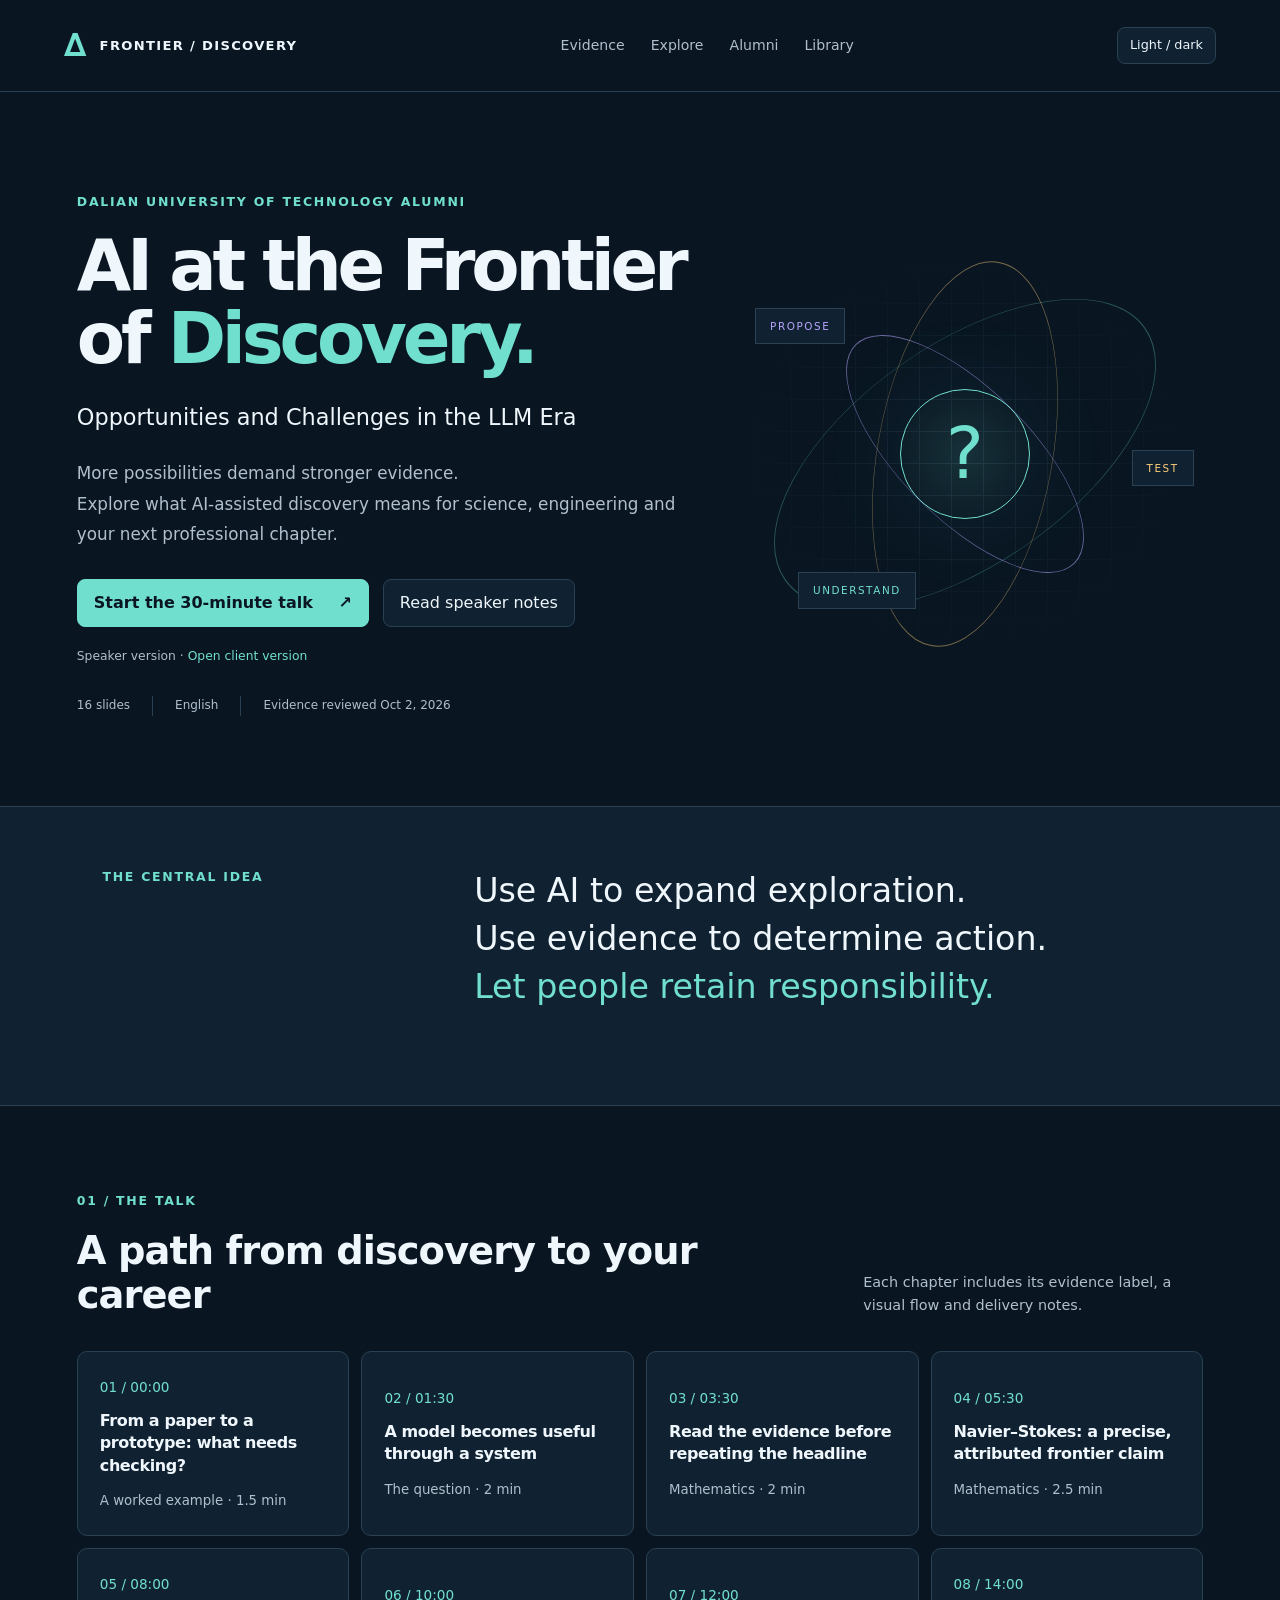
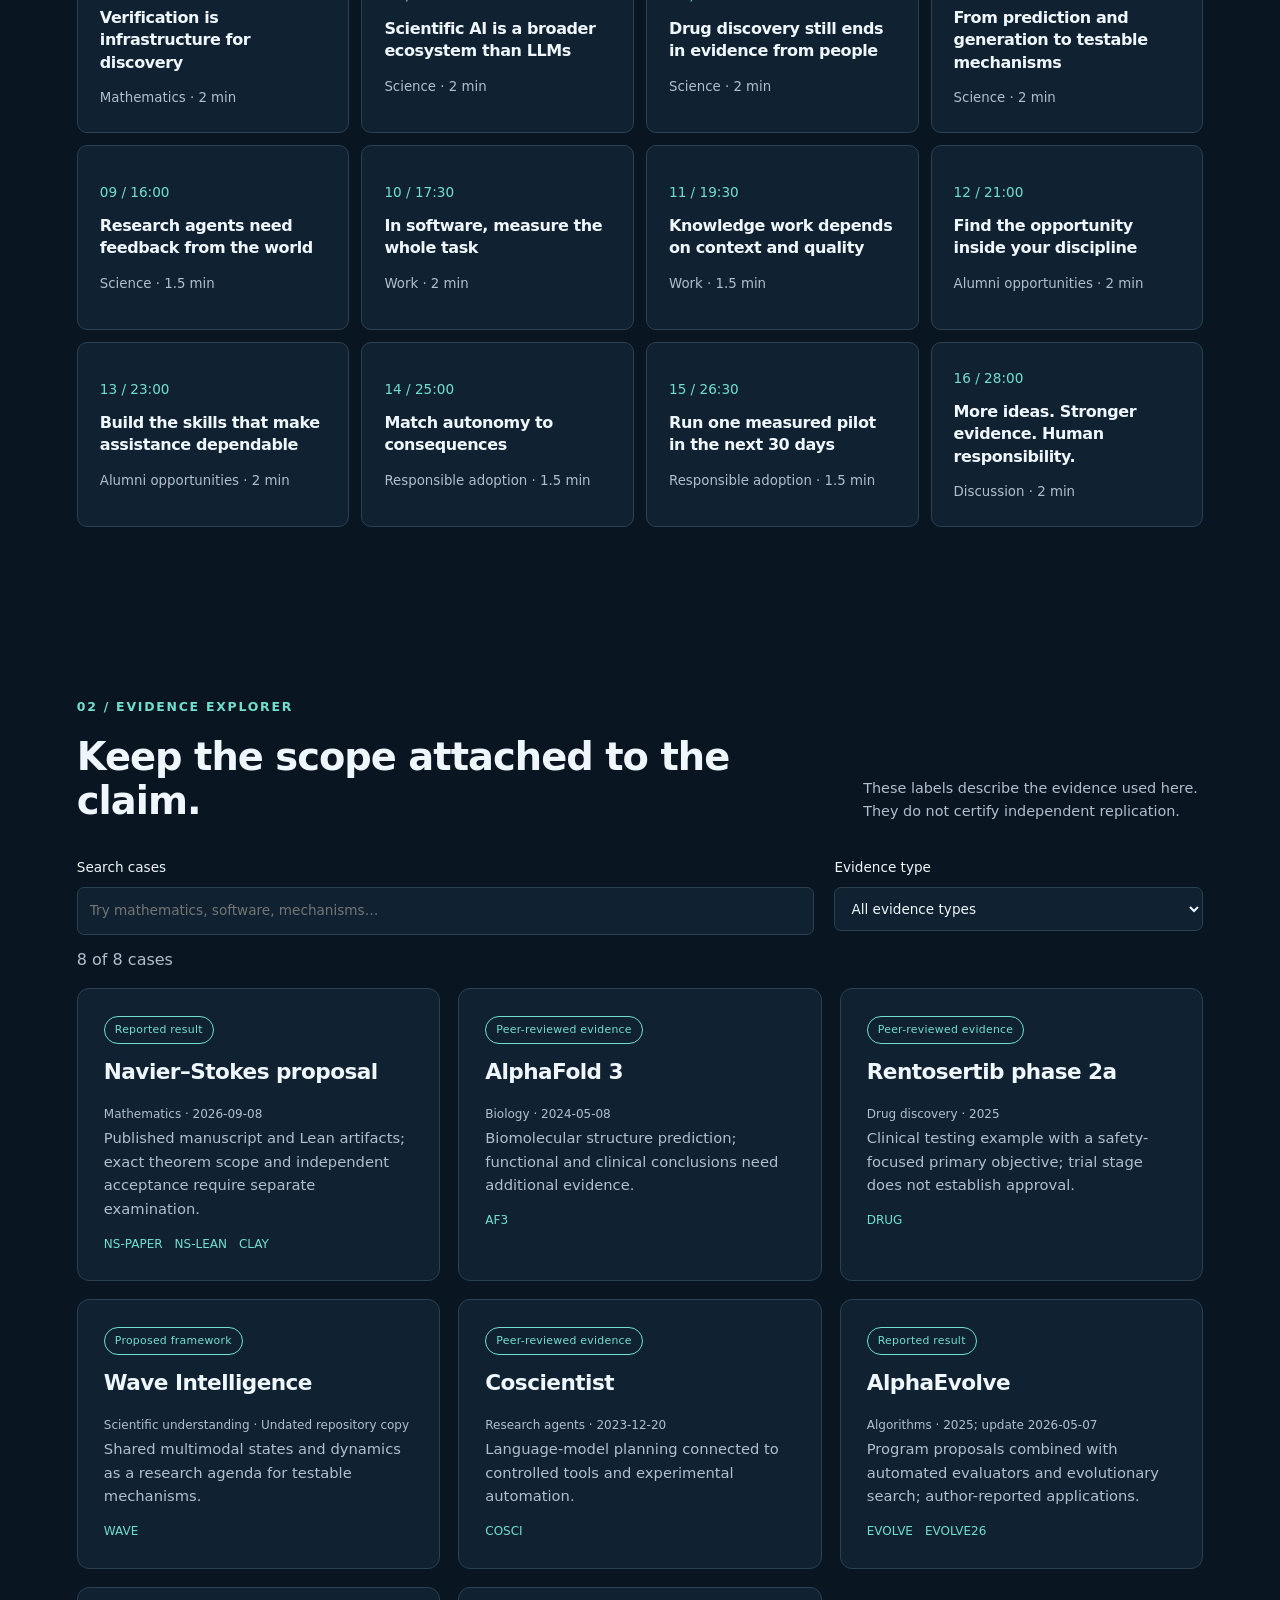
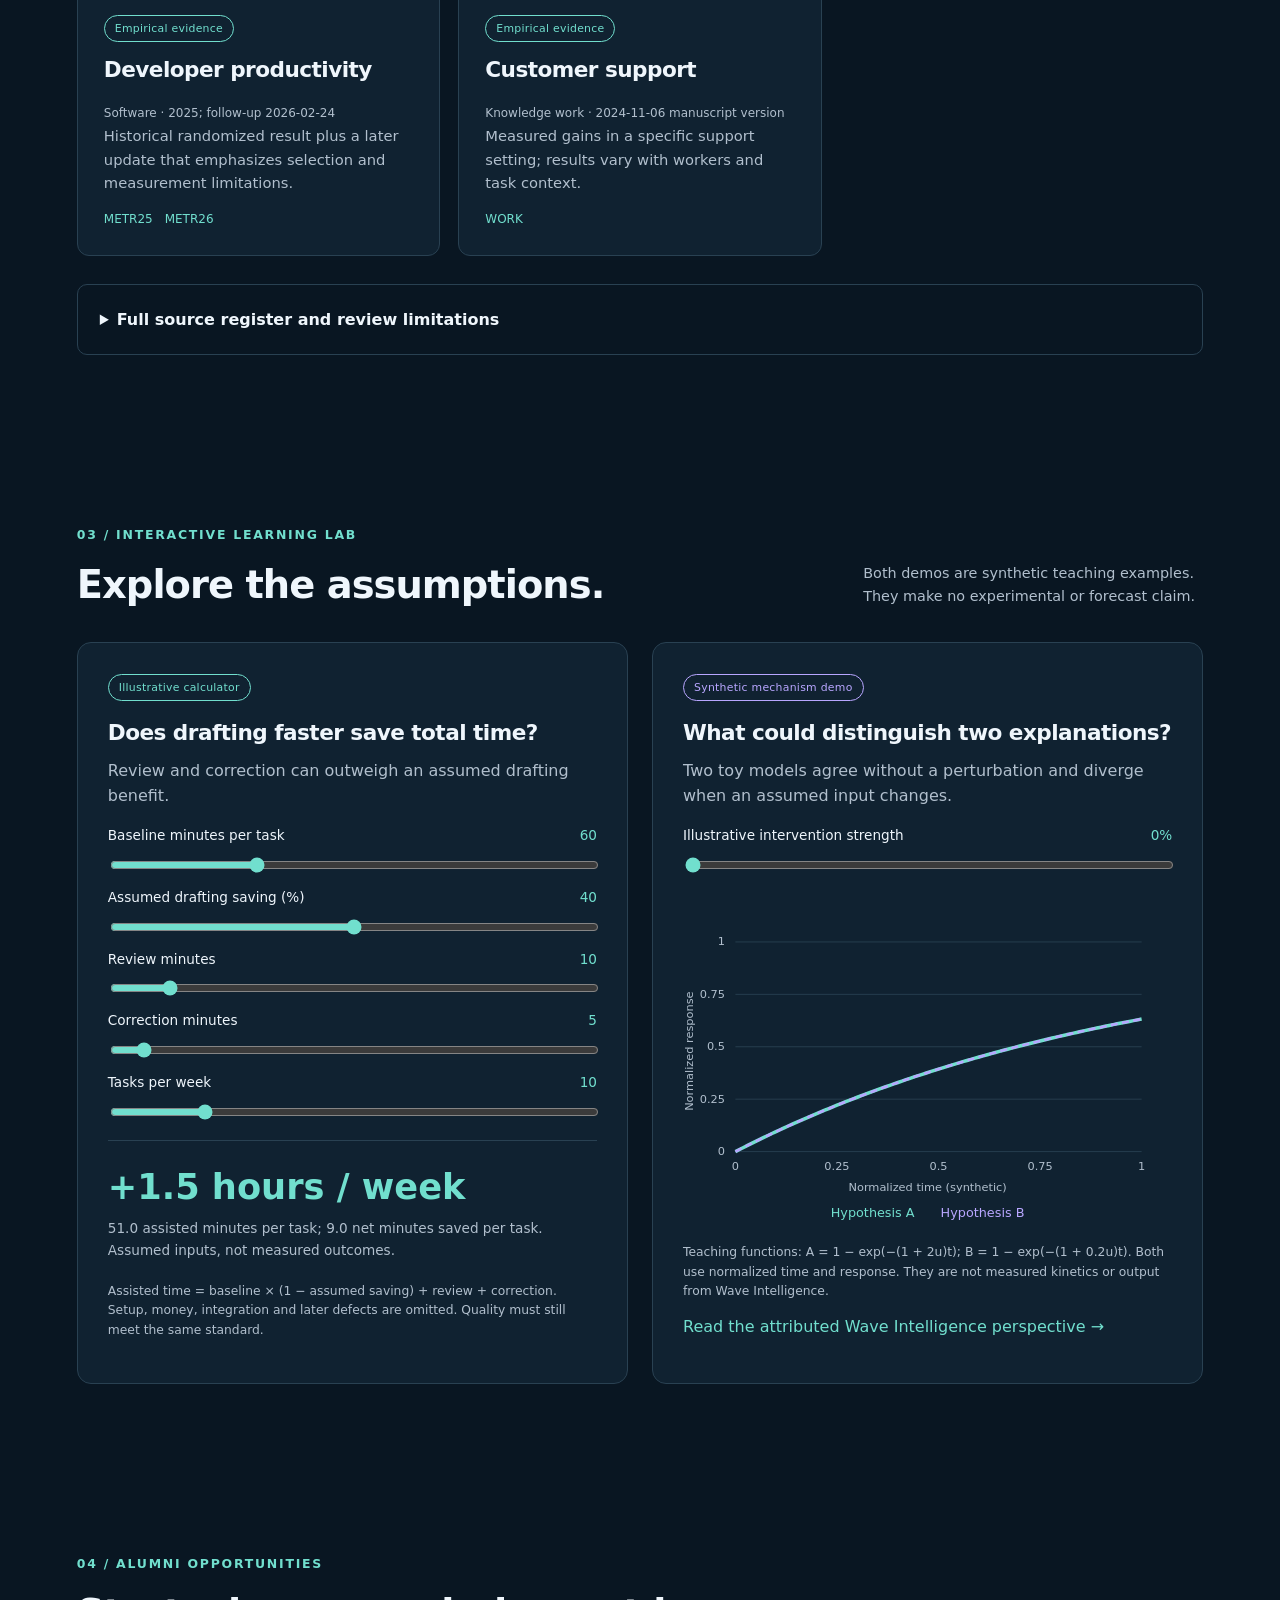
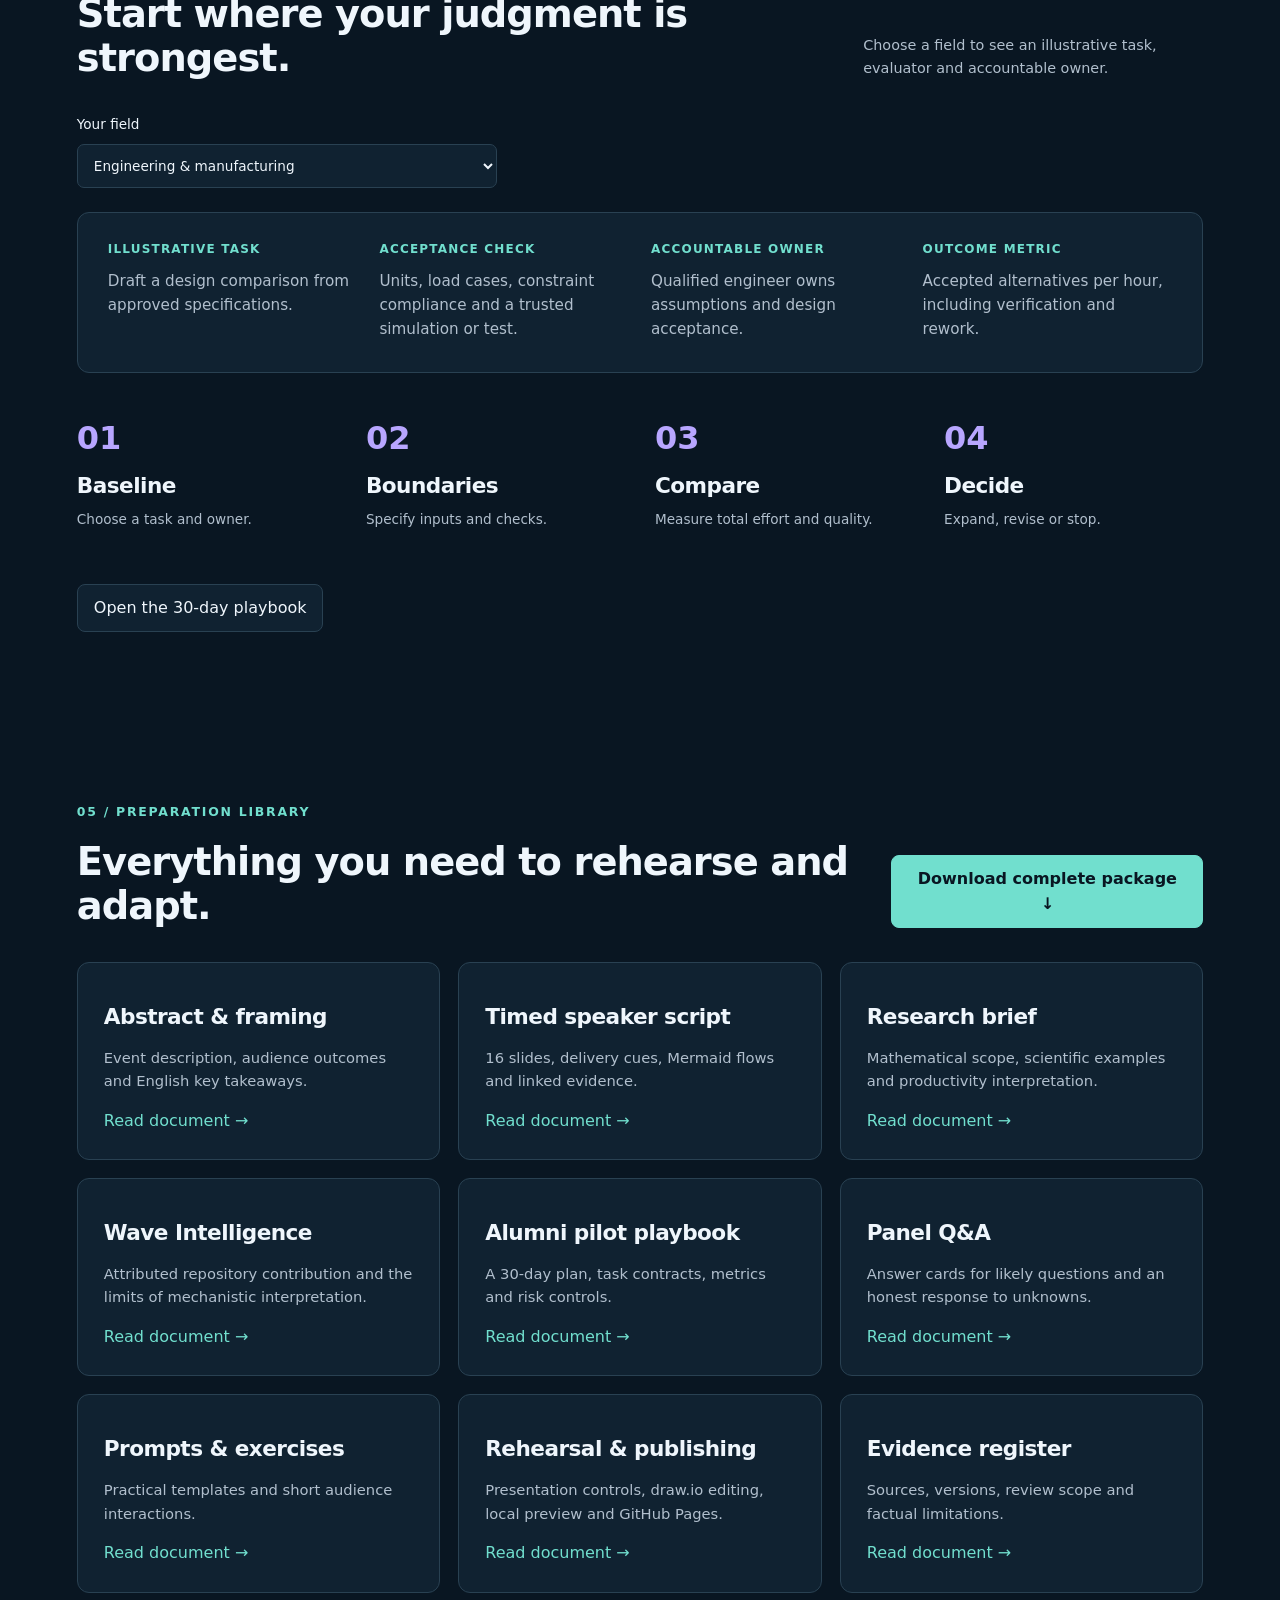
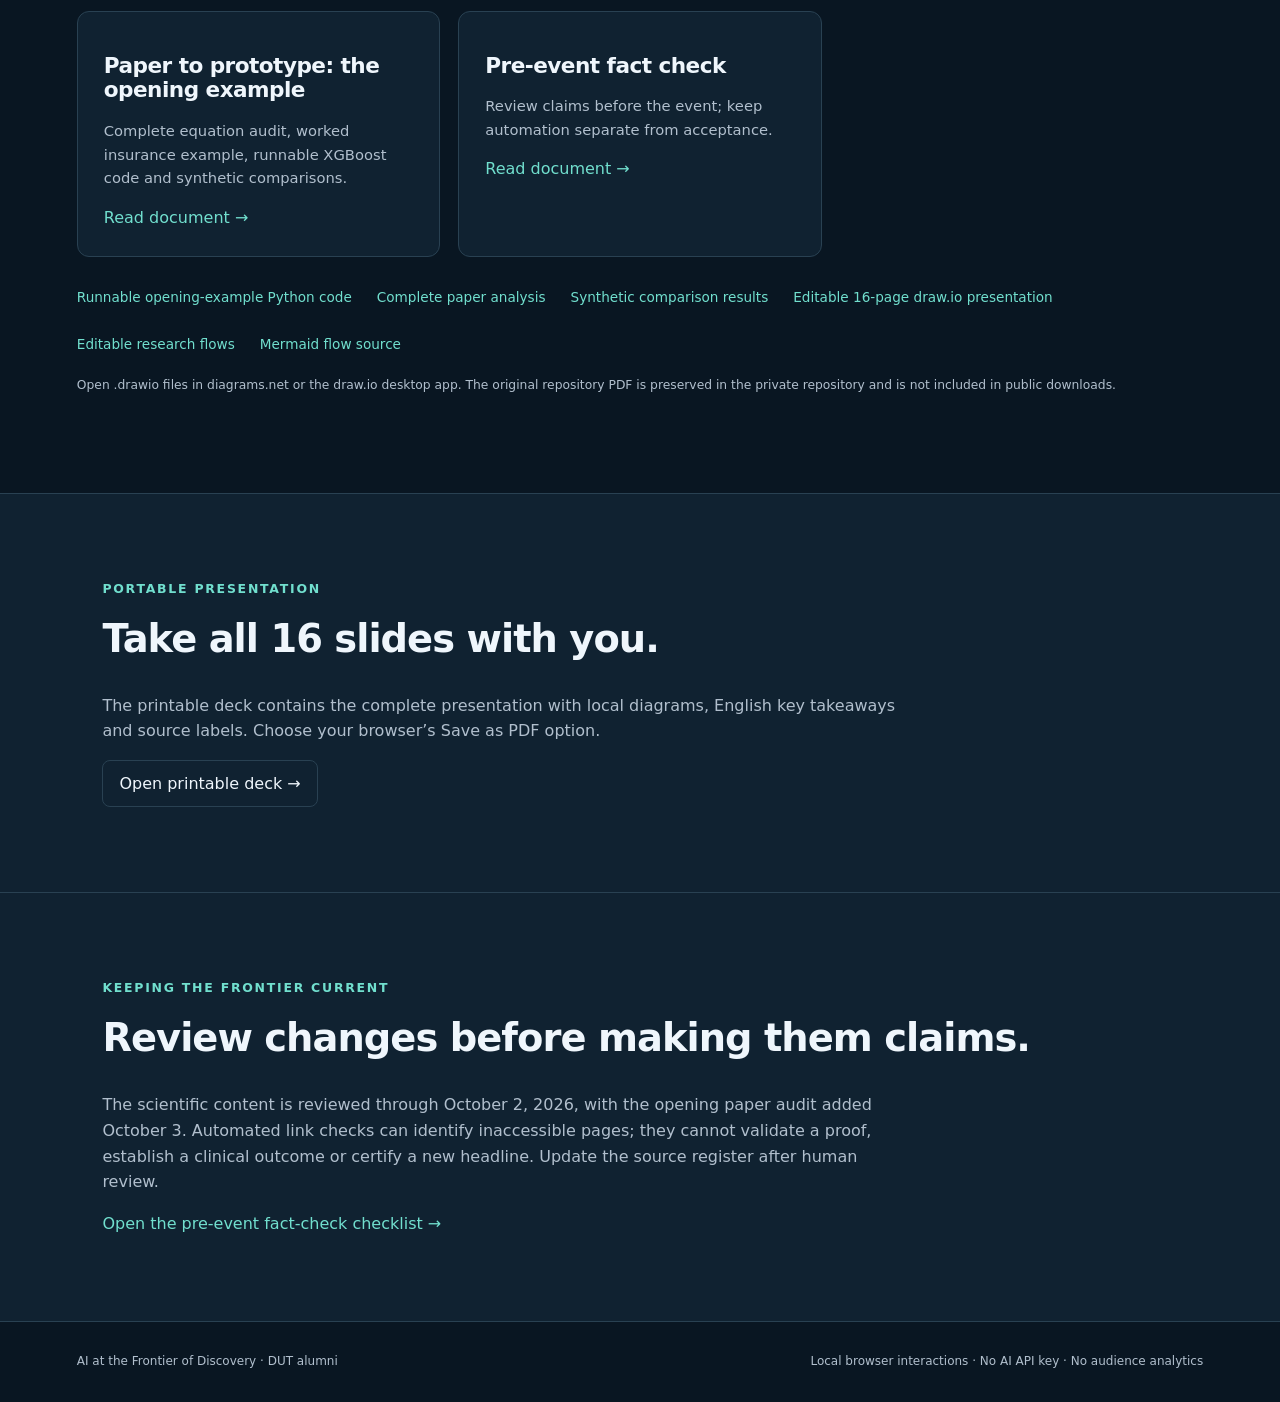
<file: public/index.html>
<!doctype html>
<html lang="en">
<head>
  <meta charset="utf-8">
  <meta name="viewport" content="width=device-width, initial-scale=1">
  <meta name="description" content="A 30-minute talk for Dalian University of Technology alumni: evidence, discovery and career opportunities in the LLM era.">
  <meta name="theme-color" content="#091622">
  <title>AI at the Frontier of Discovery · DUT alumni</title>
  <link rel="stylesheet" href="assets/style.css">
  <script defer src="assets/content.js"></script>
  <script defer src="assets/app.js"></script>
</head>
<body data-presentation-version="speaker">
  <a class="skip" href="#main">Skip to content</a>
  <header class="topbar"><a class="brand" href="#home"><span class="brand-mark">∆</span> FRONTIER / DISCOVERY</a><nav aria-label="Main"><a href="#evidence">Evidence</a><a href="#lab">Explore</a><a href="#alumni">Alumni</a><a href="#library">Library</a></nav><button id="theme" aria-label="Toggle color theme">Light / dark</button></header>
  <main id="main">
    <section class="hero" id="home"><div class="hero-copy"><p class="eyebrow">Dalian University of Technology alumni</p><h1>AI at the Frontier<br>of <span>Discovery.</span></h1><p class="subtitle">Opportunities and Challenges in the LLM Era</p><p class="hero-body">More possibilities demand stronger evidence.<br>Explore what AI-assisted discovery means for science, engineering and your next professional chapter.</p><div class="actions"><button class="primary" id="present">Start the 30-minute talk <span>↗</span></button><a class="button" href="read/01-speaker-notes.html">Read speaker notes</a></div><p class="fineprint">Speaker version · <a href="client.html#slide-1">Open client version</a></p><div class="metadata"><span>16 slides</span><span>English</span><span>Evidence reviewed <time datetime="2026-10-02">Oct 2, 2026</time></span></div></div><div class="hero-art" aria-hidden="true"><div class="orbit orbit-a"></div><div class="orbit orbit-b"></div><div class="orbit orbit-c"></div><div class="art-core">?</div><span class="art-tag tag-a">PROPOSE</span><span class="art-tag tag-b">TEST</span><span class="art-tag tag-c">UNDERSTAND</span><div class="art-grid"></div></div></section>
    <section class="thesis"><p class="eyebrow">The central idea</p><p>Use AI to expand exploration.<br>Use evidence to determine action.<br><span>Let people retain responsibility.</span></p></section>
    <section id="talk" class="section"><div class="section-head"><div><p class="eyebrow">01 / The talk</p><h2>A path from discovery to your career</h2></div><p>Each chapter includes its evidence label, a visual flow and delivery notes.</p></div><div id="chapter-list" class="chapter-grid"></div></section>
    <section id="evidence" class="section"><div class="section-head"><div><p class="eyebrow">02 / Evidence explorer</p><h2>Keep the scope attached to the claim.</h2></div><p>These labels describe the evidence used here. They do not certify independent replication.</p></div><div class="filters"><label>Search cases<input id="evidence-search" type="search" placeholder="Try mathematics, software, mechanisms…"></label><label>Evidence type<select id="evidence-filter"><option value="all">All evidence types</option><option>Reported result</option><option>Peer-reviewed evidence</option><option>Proposed framework</option><option>Empirical evidence</option></select></label></div><p id="evidence-count" role="status"></p><div id="evidence-cards" class="card-grid"></div><details class="source-panel"><summary>Full source register and review limitations</summary><div id="source-register"></div><a href="read/08-evidence-register.html">Read the complete evidence register</a></details></section>
    <section id="lab" class="section"><div class="section-head"><div><p class="eyebrow">03 / Interactive learning lab</p><h2>Explore the assumptions.</h2></div><p>Both demos are synthetic teaching examples. They make no experimental or forecast claim.</p></div><div class="lab-grid"><article class="panel"><span class="badge">Illustrative calculator</span><h3>Does drafting faster save total time?</h3><p>Review and correction can outweigh an assumed drafting benefit.</p><form id="calculator"><label>Baseline minutes per task <output id="base-out">60</output><input id="base" type="range" min="10" max="180" value="60" step="5"></label><label>Assumed drafting saving (%) <output id="saving-out">40</output><input id="saving" type="range" min="0" max="80" value="40" step="5"></label><label>Review minutes <output id="review-out">10</output><input id="review" type="range" min="0" max="90" value="10" step="5"></label><label>Correction minutes <output id="correction-out">5</output><input id="correction" type="range" min="0" max="90" value="5" step="5"></label><label>Tasks per week <output id="volume-out">10</output><input id="volume" type="range" min="1" max="50" value="10"></label></form><div class="result" aria-live="polite"><strong id="net-hours"></strong><span id="net-detail"></span></div><p class="fineprint">Assisted time = baseline × (1 − assumed saving) + review + correction. Setup, money, integration and later defects are omitted. Quality must still meet the same standard.</p></article><article class="panel"><span class="badge purple">Synthetic mechanism demo</span><h3>What could distinguish two explanations?</h3><p>Two toy models agree without a perturbation and diverge when an assumed input changes.</p><label>Illustrative intervention strength <output id="intervention-out">0%</output><input id="intervention" type="range" min="0" max="100" value="0" step="10"></label><svg id="mechanism-chart" viewBox="0 0 560 330" role="img" aria-labelledby="chart-title chart-desc"><title id="chart-title">Two synthetic response curves</title><desc id="chart-desc">With no intervention, the selected analytic curves coincide. Increasing the synthetic intervention changes one response rate more than the other.</desc><g id="chart-drawing"></g></svg><p class="legend"><span class="legend-a">Hypothesis A</span><span class="legend-b">Hypothesis B</span></p><p class="fineprint">Teaching functions: A = 1 − exp(−(1 + 2u)t); B = 1 − exp(−(1 + 0.2u)t). Both use normalized time and response. They are not measured kinetics or output from Wave Intelligence.</p><a href="read/03-wave-intelligence.html">Read the attributed Wave Intelligence perspective →</a></article></div></section>
    <section id="alumni" class="section"><div class="section-head"><div><p class="eyebrow">04 / Alumni opportunities</p><h2>Start where your judgment is strongest.</h2></div><p>Choose a field to see an illustrative task, evaluator and accountable owner.</p></div><label class="career-label">Your field<select id="career-select"></select></label><div id="career-card" class="career-card" aria-live="polite"></div><div class="pilot-strip"><div><b>01</b><h3>Baseline</h3><p>Choose a task and owner.</p></div><div><b>02</b><h3>Boundaries</h3><p>Specify inputs and checks.</p></div><div><b>03</b><h3>Compare</h3><p>Measure total effort and quality.</p></div><div><b>04</b><h3>Decide</h3><p>Expand, revise or stop.</p></div></div><a class="button" href="read/04-alumni-playbook.html">Open the 30-day playbook</a></section>
    <section id="library" class="section"><div class="section-head"><div><p class="eyebrow">05 / Preparation library</p><h2>Everything you need to rehearse and adapt.</h2></div><a class="button primary" href="downloads/talk-package.zip" download>Download complete package ↓</a></div><div id="document-list" class="card-grid"></div><div class="download-row"><a href="downloads/research/latent_space_zig_xgboost.py" download>Runnable opening-example Python code</a><a href="downloads/research/latent_space_zig_explained.md" download>Complete paper analysis</a><a href="downloads/research/results/comparison.csv" download>Synthetic comparison results</a><a href="downloads/diagrams/presentation.drawio" download>Editable 16-page draw.io presentation</a><a href="downloads/diagrams/research-flows.drawio" download>Editable research flows</a><a href="downloads/diagrams/flows.md" download>Mermaid flow source</a></div><p class="fineprint">Open .drawio files in diagrams.net or the draw.io desktop app. The original repository PDF is preserved in the private repository and is not included in public downloads.</p></section>
    <section class="section compact"><p class="eyebrow">Portable presentation</p><h2>Take all 16 slides with you.</h2><p>The printable deck contains the complete presentation with local diagrams, English key takeaways and source labels. Choose your browser’s Save as PDF option.</p><a class="button" href="print.html">Open printable deck →</a></section>
    <section id="updates" class="section compact"><p class="eyebrow">Keeping the frontier current</p><h2>Review changes before making them claims.</h2><p>The scientific content is reviewed through October 2, 2026, with the opening paper audit added October 3. Automated link checks can identify inaccessible pages; they cannot validate a proof, establish a clinical outcome or certify a new headline. Update the source register after human review.</p><a href="read/09-fact-check-checklist.html">Open the pre-event fact-check checklist →</a></section>
  </main>
  <footer><span>AI at the Frontier of Discovery · DUT alumni</span><span>Local browser interactions · No AI API key · No audience analytics</span></footer>
  <dialog id="deck" aria-labelledby="slide-title"><div class="deck-shell"><div class="deck-top"><span id="slide-section"></span><div class="deck-tools"><button id="fullscreen">Fullscreen</button><button id="notes-toggle" aria-pressed="false">Speaker notes</button><button id="close-deck" aria-label="Close presentation">Close ×</button></div></div><div class="deck-content"><article id="slide" class="slide"><p id="slide-status" class="badge"></p><h2 id="slide-title"></h2><p id="slide-takeaway" class="slide-takeaway"></p><ul id="slide-points"></ul><img id="slide-flow" alt=""><p id="slide-caption" class="fineprint"></p><div id="slide-sources" class="slide-sources"></div></article><aside id="speaker-notes" hidden><h3>Delivery notes</h3><p id="slide-script"></p><p id="slide-cue"></p><a href="read/01-speaker-notes.html" target="_blank" rel="noopener">Open all notes in another window</a></aside></div><div class="deck-bottom"><button id="prev-slide" aria-label="Previous slide">← Previous</button><label class="slide-picker">Slide<select id="slide-select" aria-label="Choose slide"></select></label><div class="rehearsal"><span id="talk-time" role="timer">00:00 / 30:00</span><span id="pace">Ready to rehearse</span><button id="timer-toggle">Start timer</button><button id="timer-reset">Reset</button></div><button id="next-slide" aria-label="Next slide">Next →</button></div><div class="progress-track"><div id="slide-progress"></div></div><p class="keyboard-help">← → slides · N notes · Esc close · Timer starts only when you choose Start timer</p></div></dialog>
  <noscript><p class="noscript">Enable JavaScript for presentation and interactive tools. <a href="read/01-speaker-notes.html">The complete speaker script is also available as a readable document.</a></p></noscript>
</body>
</html>
</file>
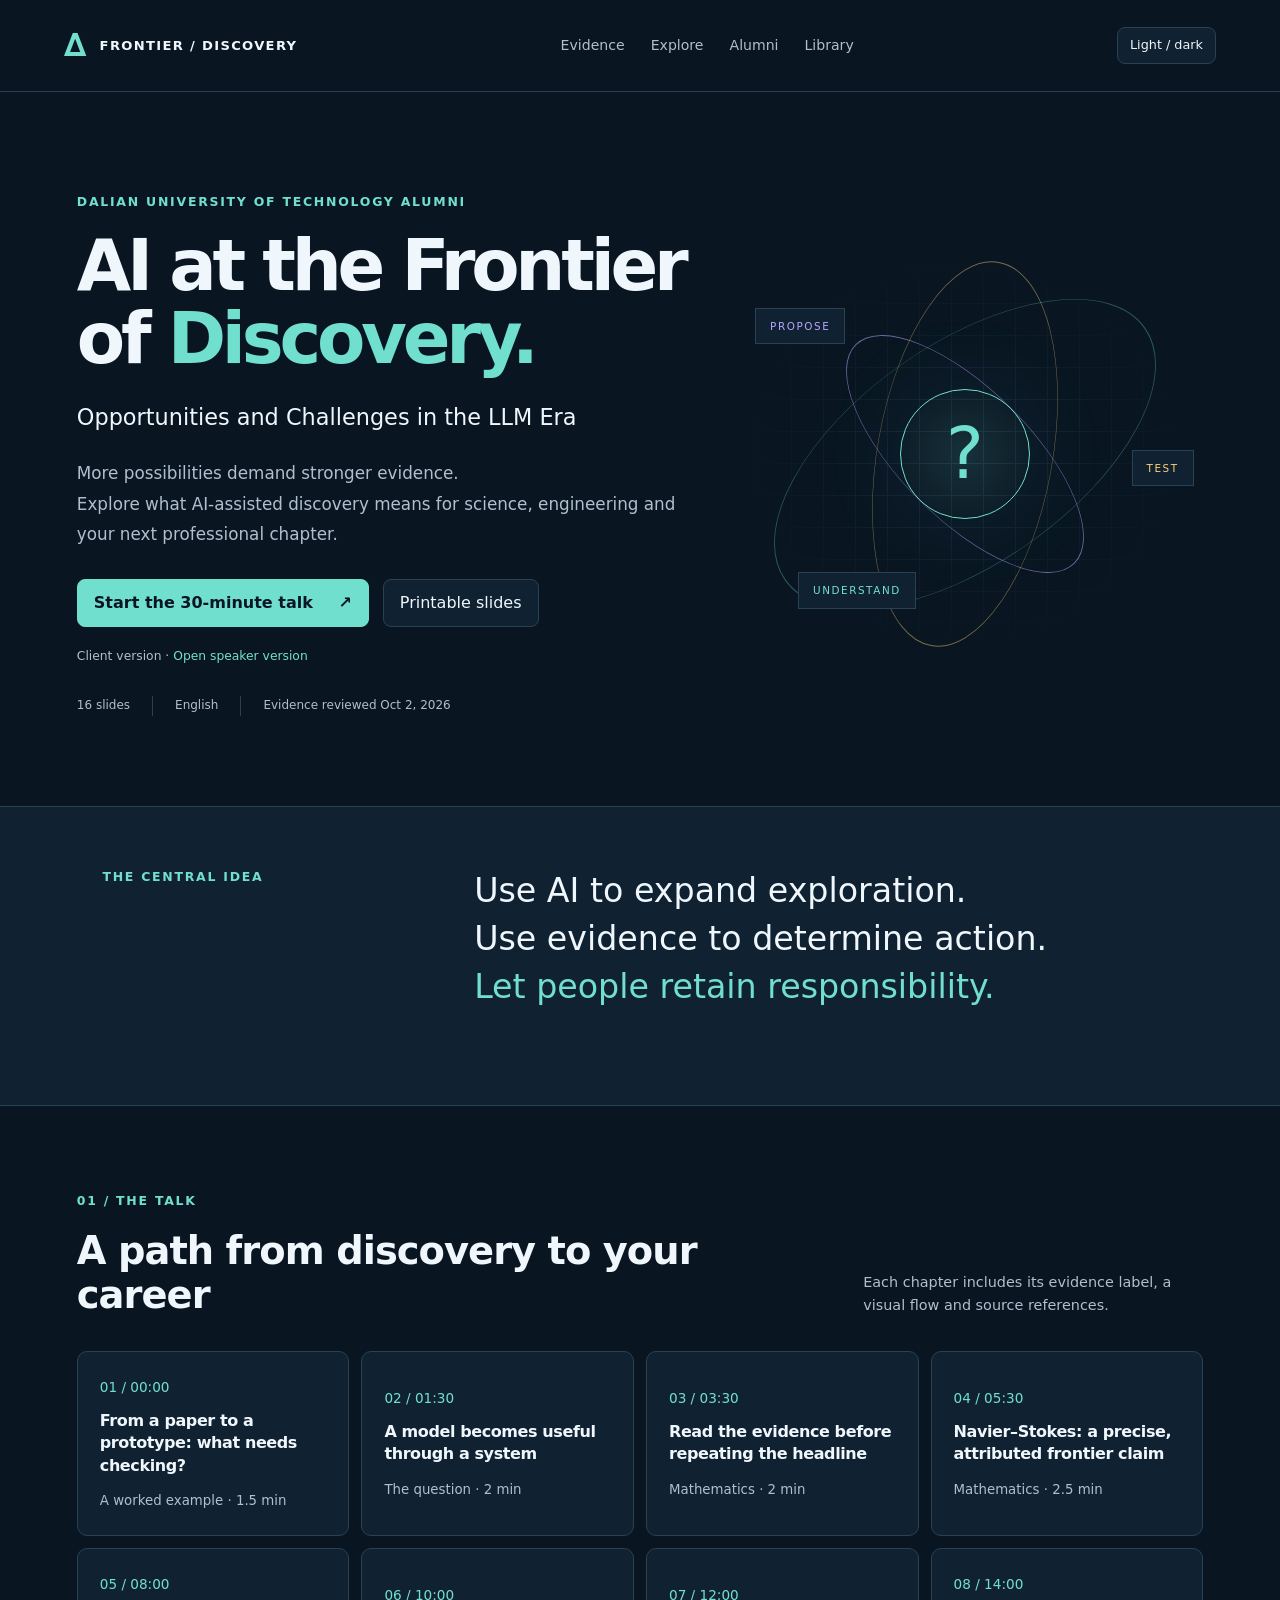
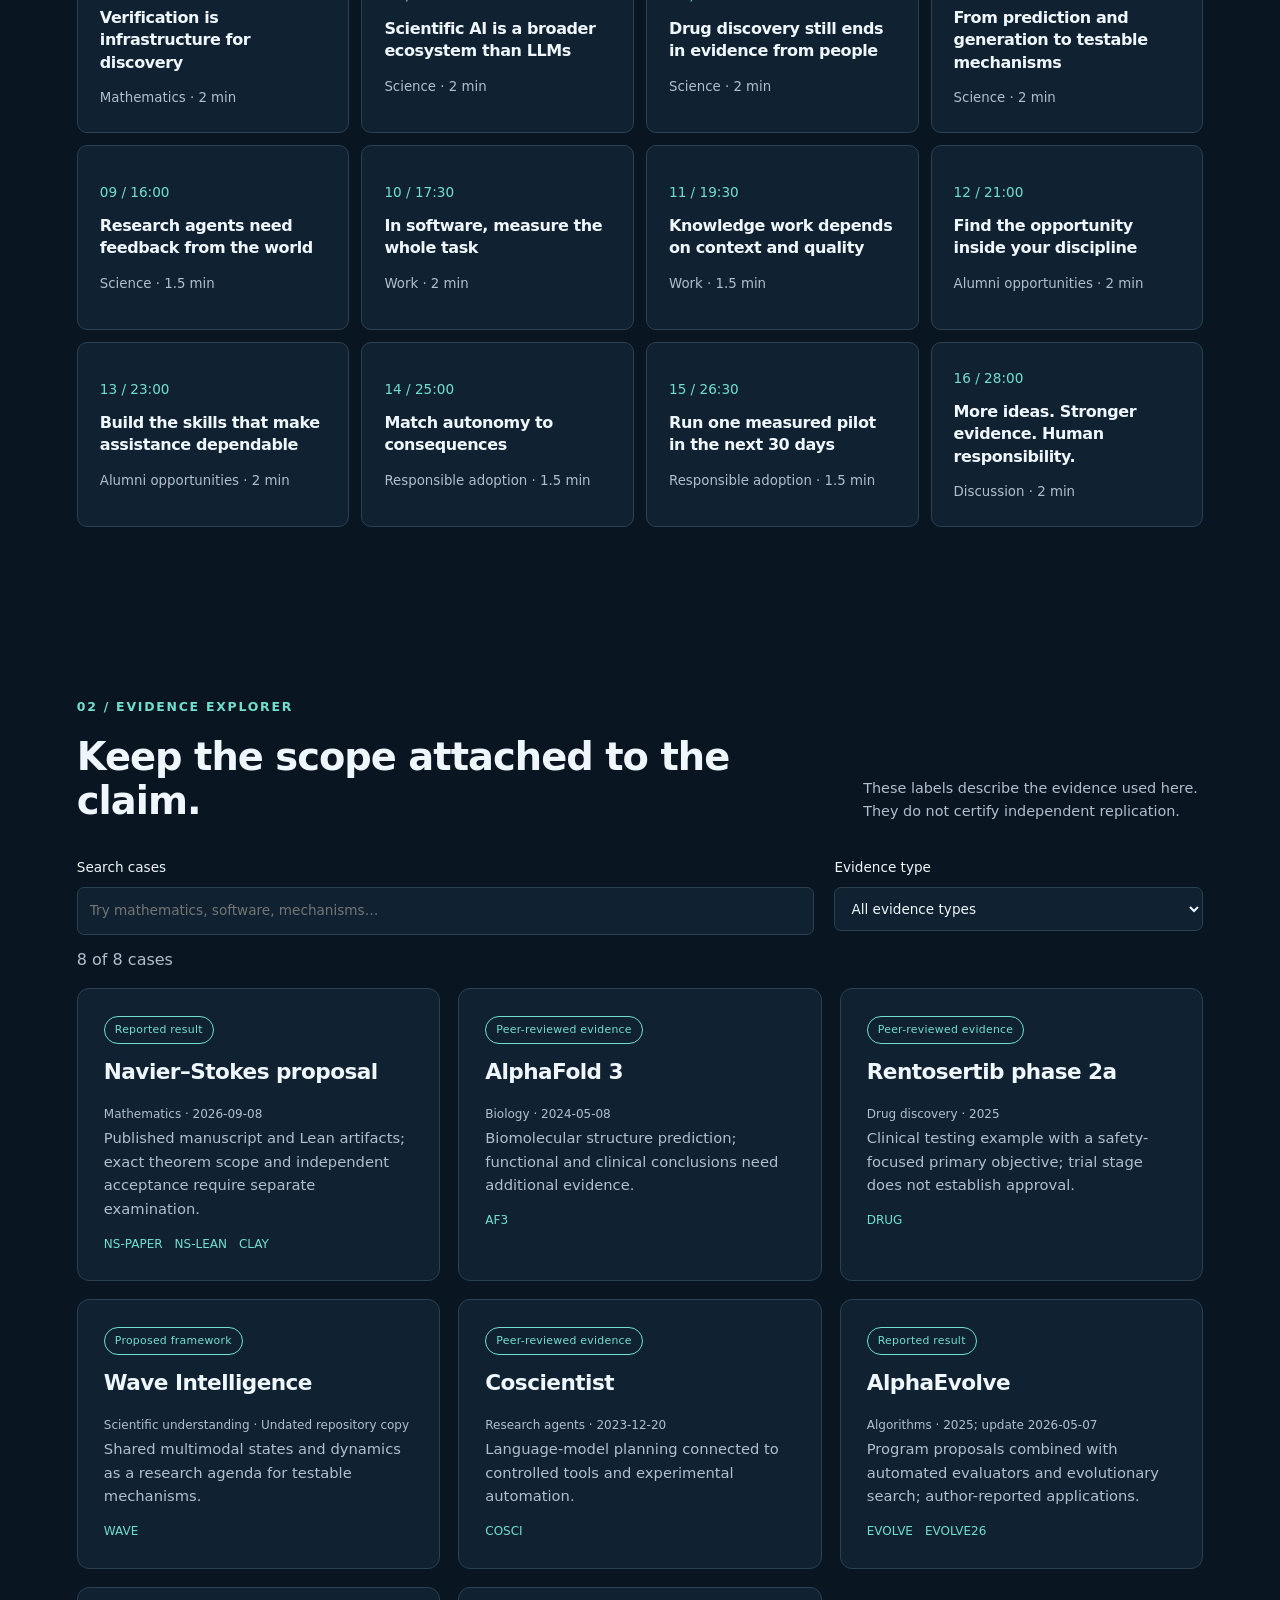
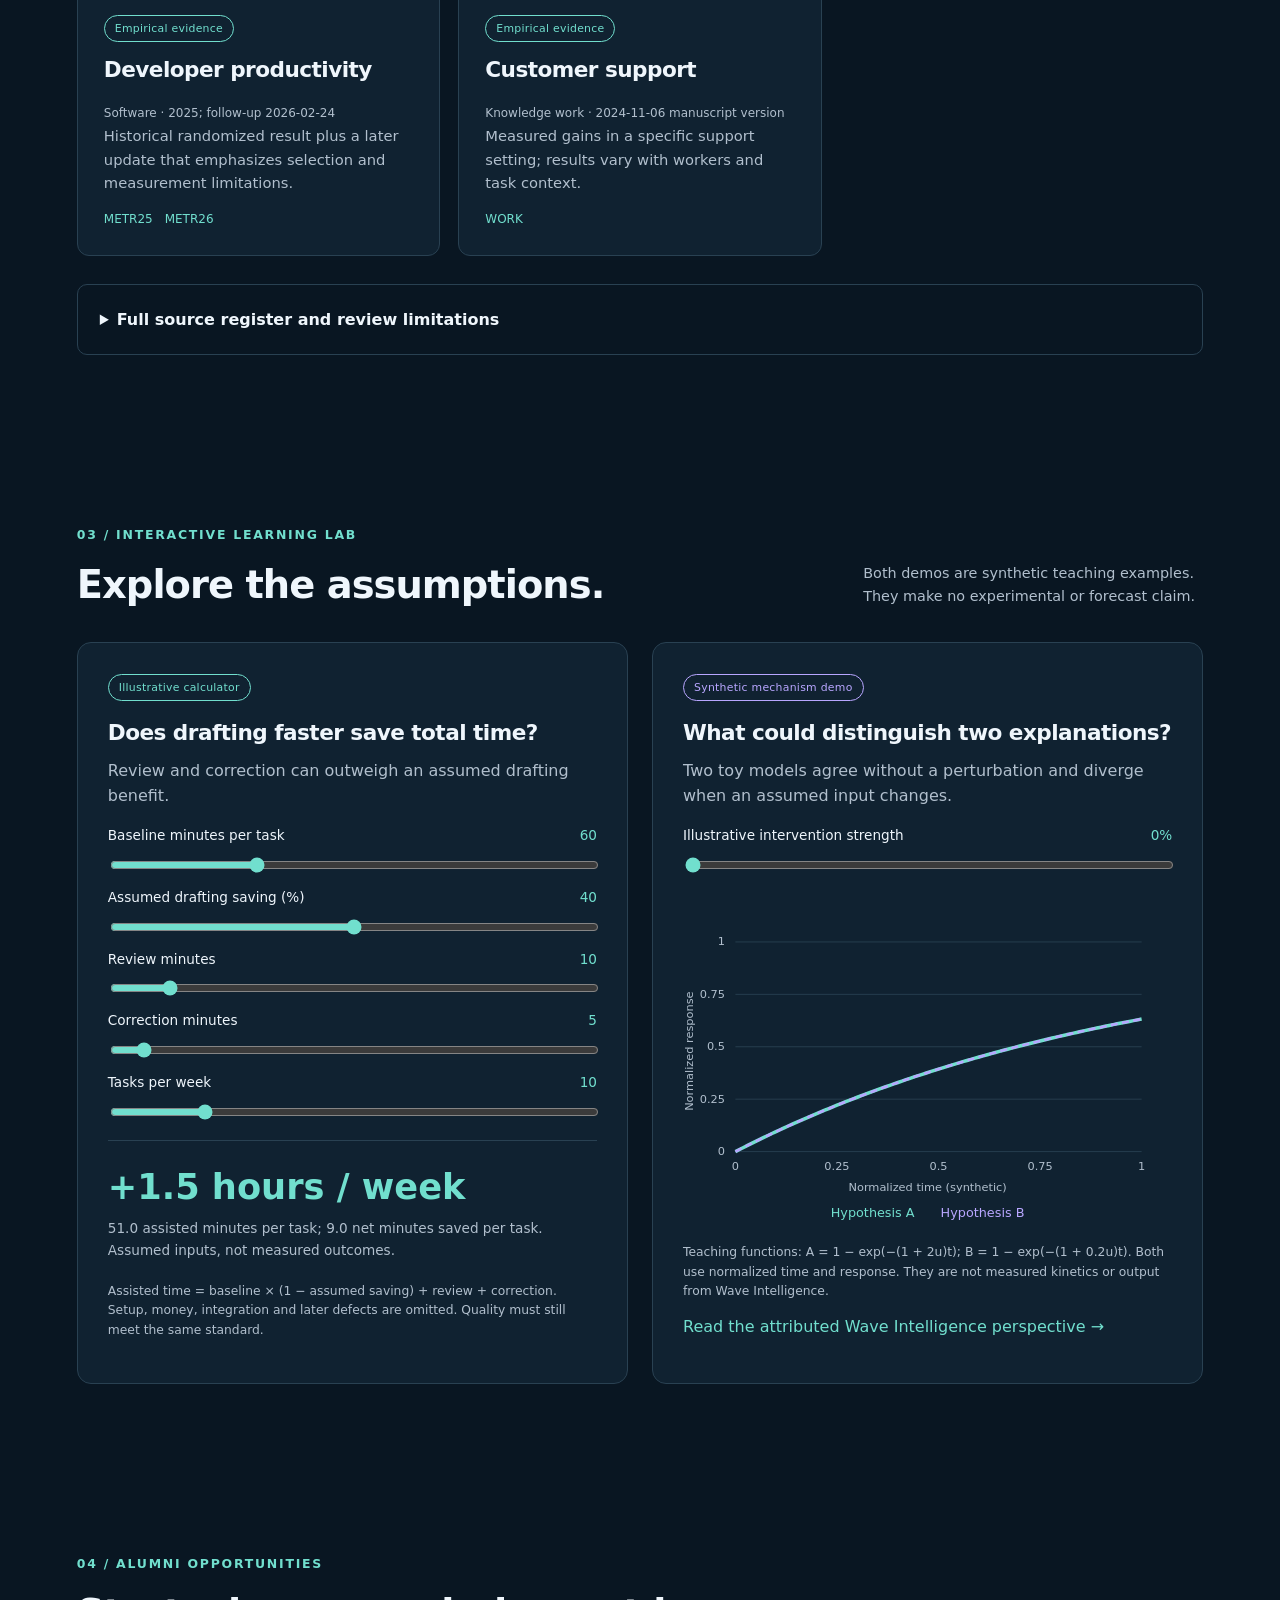
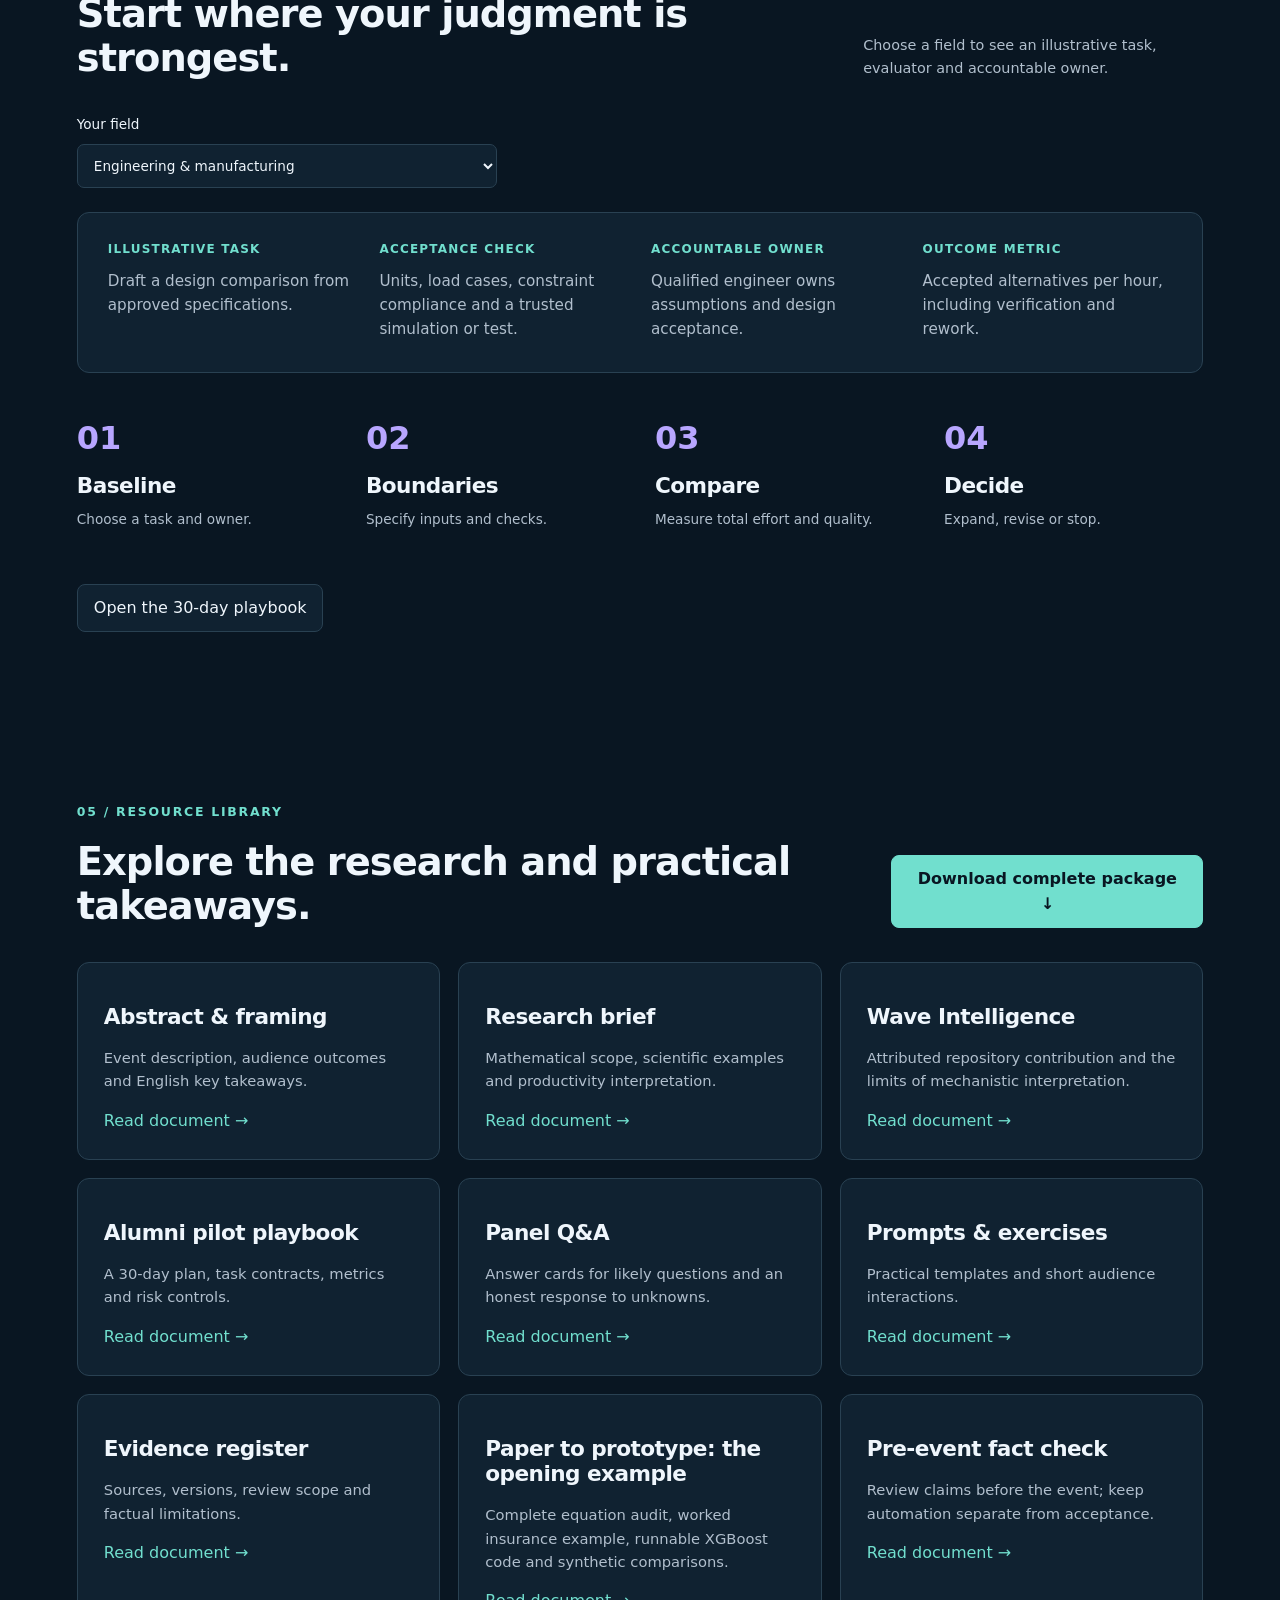
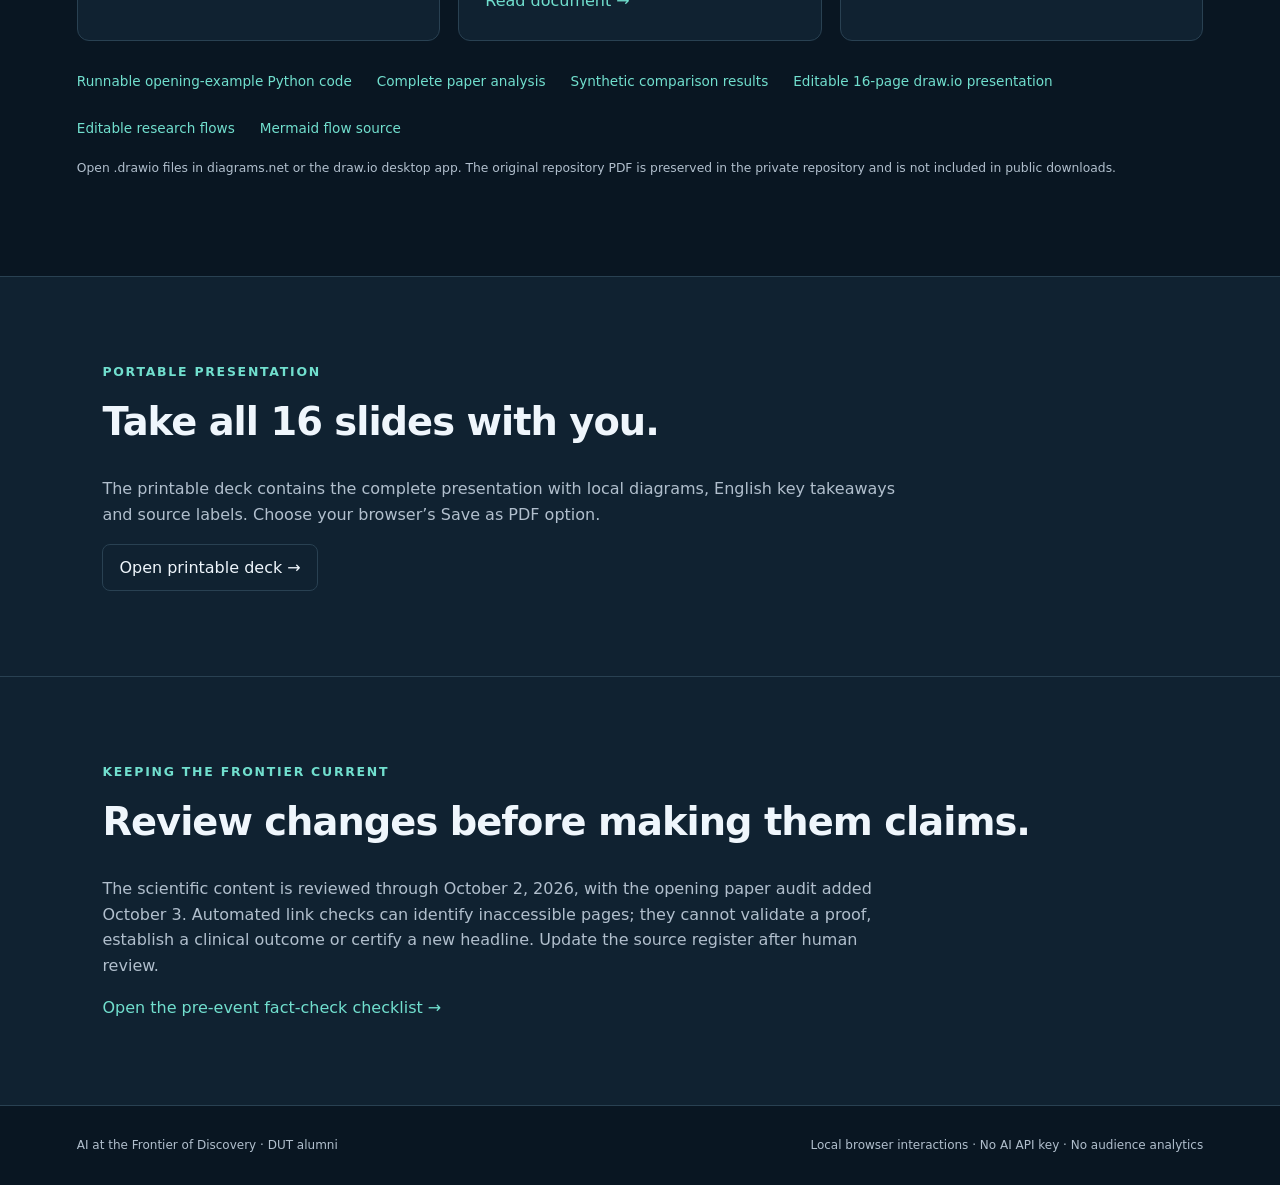
<file: public/client.html>
<!doctype html>
<html lang="en">
<head>
  <meta charset="utf-8">
  <meta name="viewport" content="width=device-width, initial-scale=1">
  <meta name="description" content="A 30-minute talk for Dalian University of Technology alumni: evidence, discovery and career opportunities in the LLM era.">
  <meta name="theme-color" content="#091622">
  <title>AI at the Frontier of Discovery · Client version</title>
  <link rel="stylesheet" href="assets/style.css">
  <script defer src="assets/client-content.js"></script>
  <script defer src="assets/app.js"></script>
</head>
<body data-presentation-version="client">
  <a class="skip" href="#main">Skip to content</a>
  <header class="topbar"><a class="brand" href="#home"><span class="brand-mark">∆</span> FRONTIER / DISCOVERY</a><nav aria-label="Main"><a href="#evidence">Evidence</a><a href="#lab">Explore</a><a href="#alumni">Alumni</a><a href="#library">Library</a></nav><button id="theme" aria-label="Toggle color theme">Light / dark</button></header>
  <main id="main">
    <section class="hero" id="home"><div class="hero-copy"><p class="eyebrow">Dalian University of Technology alumni</p><h1>AI at the Frontier<br>of <span>Discovery.</span></h1><p class="subtitle">Opportunities and Challenges in the LLM Era</p><p class="hero-body">More possibilities demand stronger evidence.<br>Explore what AI-assisted discovery means for science, engineering and your next professional chapter.</p><div class="actions"><button class="primary" id="present">Start the 30-minute talk <span>↗</span></button><a class="button" href="print.html">Printable slides</a></div><p class="fineprint">Client version · <a href="index.html#slide-1">Open speaker version</a></p><div class="metadata"><span>16 slides</span><span>English</span><span>Evidence reviewed <time datetime="2026-10-02">Oct 2, 2026</time></span></div></div><div class="hero-art" aria-hidden="true"><div class="orbit orbit-a"></div><div class="orbit orbit-b"></div><div class="orbit orbit-c"></div><div class="art-core">?</div><span class="art-tag tag-a">PROPOSE</span><span class="art-tag tag-b">TEST</span><span class="art-tag tag-c">UNDERSTAND</span><div class="art-grid"></div></div></section>
    <section class="thesis"><p class="eyebrow">The central idea</p><p>Use AI to expand exploration.<br>Use evidence to determine action.<br><span>Let people retain responsibility.</span></p></section>
    <section id="talk" class="section"><div class="section-head"><div><p class="eyebrow">01 / The talk</p><h2>A path from discovery to your career</h2></div><p>Each chapter includes its evidence label, a visual flow and source references.</p></div><div id="chapter-list" class="chapter-grid"></div></section>
    <section id="evidence" class="section"><div class="section-head"><div><p class="eyebrow">02 / Evidence explorer</p><h2>Keep the scope attached to the claim.</h2></div><p>These labels describe the evidence used here. They do not certify independent replication.</p></div><div class="filters"><label>Search cases<input id="evidence-search" type="search" placeholder="Try mathematics, software, mechanisms…"></label><label>Evidence type<select id="evidence-filter"><option value="all">All evidence types</option><option>Reported result</option><option>Peer-reviewed evidence</option><option>Proposed framework</option><option>Empirical evidence</option></select></label></div><p id="evidence-count" role="status"></p><div id="evidence-cards" class="card-grid"></div><details class="source-panel"><summary>Full source register and review limitations</summary><div id="source-register"></div><a href="read/08-evidence-register.html">Read the complete evidence register</a></details></section>
    <section id="lab" class="section"><div class="section-head"><div><p class="eyebrow">03 / Interactive learning lab</p><h2>Explore the assumptions.</h2></div><p>Both demos are synthetic teaching examples. They make no experimental or forecast claim.</p></div><div class="lab-grid"><article class="panel"><span class="badge">Illustrative calculator</span><h3>Does drafting faster save total time?</h3><p>Review and correction can outweigh an assumed drafting benefit.</p><form id="calculator"><label>Baseline minutes per task <output id="base-out">60</output><input id="base" type="range" min="10" max="180" value="60" step="5"></label><label>Assumed drafting saving (%) <output id="saving-out">40</output><input id="saving" type="range" min="0" max="80" value="40" step="5"></label><label>Review minutes <output id="review-out">10</output><input id="review" type="range" min="0" max="90" value="10" step="5"></label><label>Correction minutes <output id="correction-out">5</output><input id="correction" type="range" min="0" max="90" value="5" step="5"></label><label>Tasks per week <output id="volume-out">10</output><input id="volume" type="range" min="1" max="50" value="10"></label></form><div class="result" aria-live="polite"><strong id="net-hours"></strong><span id="net-detail"></span></div><p class="fineprint">Assisted time = baseline × (1 − assumed saving) + review + correction. Setup, money, integration and later defects are omitted. Quality must still meet the same standard.</p></article><article class="panel"><span class="badge purple">Synthetic mechanism demo</span><h3>What could distinguish two explanations?</h3><p>Two toy models agree without a perturbation and diverge when an assumed input changes.</p><label>Illustrative intervention strength <output id="intervention-out">0%</output><input id="intervention" type="range" min="0" max="100" value="0" step="10"></label><svg id="mechanism-chart" viewBox="0 0 560 330" role="img" aria-labelledby="chart-title chart-desc"><title id="chart-title">Two synthetic response curves</title><desc id="chart-desc">With no intervention, the selected analytic curves coincide. Increasing the synthetic intervention changes one response rate more than the other.</desc><g id="chart-drawing"></g></svg><p class="legend"><span class="legend-a">Hypothesis A</span><span class="legend-b">Hypothesis B</span></p><p class="fineprint">Teaching functions: A = 1 − exp(−(1 + 2u)t); B = 1 − exp(−(1 + 0.2u)t). Both use normalized time and response. They are not measured kinetics or output from Wave Intelligence.</p><a href="read/03-wave-intelligence.html">Read the attributed Wave Intelligence perspective →</a></article></div></section>
    <section id="alumni" class="section"><div class="section-head"><div><p class="eyebrow">04 / Alumni opportunities</p><h2>Start where your judgment is strongest.</h2></div><p>Choose a field to see an illustrative task, evaluator and accountable owner.</p></div><label class="career-label">Your field<select id="career-select"></select></label><div id="career-card" class="career-card" aria-live="polite"></div><div class="pilot-strip"><div><b>01</b><h3>Baseline</h3><p>Choose a task and owner.</p></div><div><b>02</b><h3>Boundaries</h3><p>Specify inputs and checks.</p></div><div><b>03</b><h3>Compare</h3><p>Measure total effort and quality.</p></div><div><b>04</b><h3>Decide</h3><p>Expand, revise or stop.</p></div></div><a class="button" href="read/04-alumni-playbook.html">Open the 30-day playbook</a></section>
    <section id="library" class="section"><div class="section-head"><div><p class="eyebrow">05 / Resource library</p><h2>Explore the research and practical takeaways.</h2></div><a class="button primary" href="downloads/talk-package.zip" download>Download complete package ↓</a></div><div id="document-list" class="card-grid"></div><div class="download-row"><a href="downloads/research/latent_space_zig_xgboost.py" download>Runnable opening-example Python code</a><a href="downloads/research/latent_space_zig_explained.md" download>Complete paper analysis</a><a href="downloads/research/results/comparison.csv" download>Synthetic comparison results</a><a href="downloads/diagrams/presentation.drawio" download>Editable 16-page draw.io presentation</a><a href="downloads/diagrams/research-flows.drawio" download>Editable research flows</a><a href="downloads/diagrams/flows.md" download>Mermaid flow source</a></div><p class="fineprint">Open .drawio files in diagrams.net or the draw.io desktop app. The original repository PDF is preserved in the private repository and is not included in public downloads.</p></section>
    <section class="section compact"><p class="eyebrow">Portable presentation</p><h2>Take all 16 slides with you.</h2><p>The printable deck contains the complete presentation with local diagrams, English key takeaways and source labels. Choose your browser’s Save as PDF option.</p><a class="button" href="print.html">Open printable deck →</a></section>
    <section id="updates" class="section compact"><p class="eyebrow">Keeping the frontier current</p><h2>Review changes before making them claims.</h2><p>The scientific content is reviewed through October 2, 2026, with the opening paper audit added October 3. Automated link checks can identify inaccessible pages; they cannot validate a proof, establish a clinical outcome or certify a new headline. Update the source register after human review.</p><a href="read/09-fact-check-checklist.html">Open the pre-event fact-check checklist →</a></section>
  </main>
  <footer><span>AI at the Frontier of Discovery · DUT alumni</span><span>Local browser interactions · No AI API key · No audience analytics</span></footer>
  <dialog id="deck" aria-labelledby="slide-title"><div class="deck-shell"><div class="deck-top"><span id="slide-section"></span><div class="deck-tools"><button id="fullscreen">Fullscreen</button><button id="close-deck" aria-label="Close presentation">Close ×</button></div></div><div class="deck-content"><article id="slide" class="slide"><p id="slide-status" class="badge"></p><h2 id="slide-title"></h2><p id="slide-takeaway" class="slide-takeaway"></p><ul id="slide-points"></ul><img id="slide-flow" alt=""><p id="slide-caption" class="fineprint"></p><div id="slide-sources" class="slide-sources"></div></article></div><div class="deck-bottom"><button id="prev-slide" aria-label="Previous slide">← Previous</button><label class="slide-picker">Slide<select id="slide-select" aria-label="Choose slide"></select></label><div class="rehearsal"><span id="talk-time" role="timer">00:00 / 30:00</span><span id="pace">Ready to rehearse</span><button id="timer-toggle">Start timer</button><button id="timer-reset">Reset</button></div><button id="next-slide" aria-label="Next slide">Next →</button></div><div class="progress-track"><div id="slide-progress"></div></div><p class="keyboard-help">← → slides · Esc close · Timer starts only when you choose Start timer</p></div></dialog>
  <noscript><p class="noscript">Enable JavaScript for presentation and interactive tools. <a href="print.html">Open the complete printable presentation.</a></p></noscript>
</body>
</html>
</file>
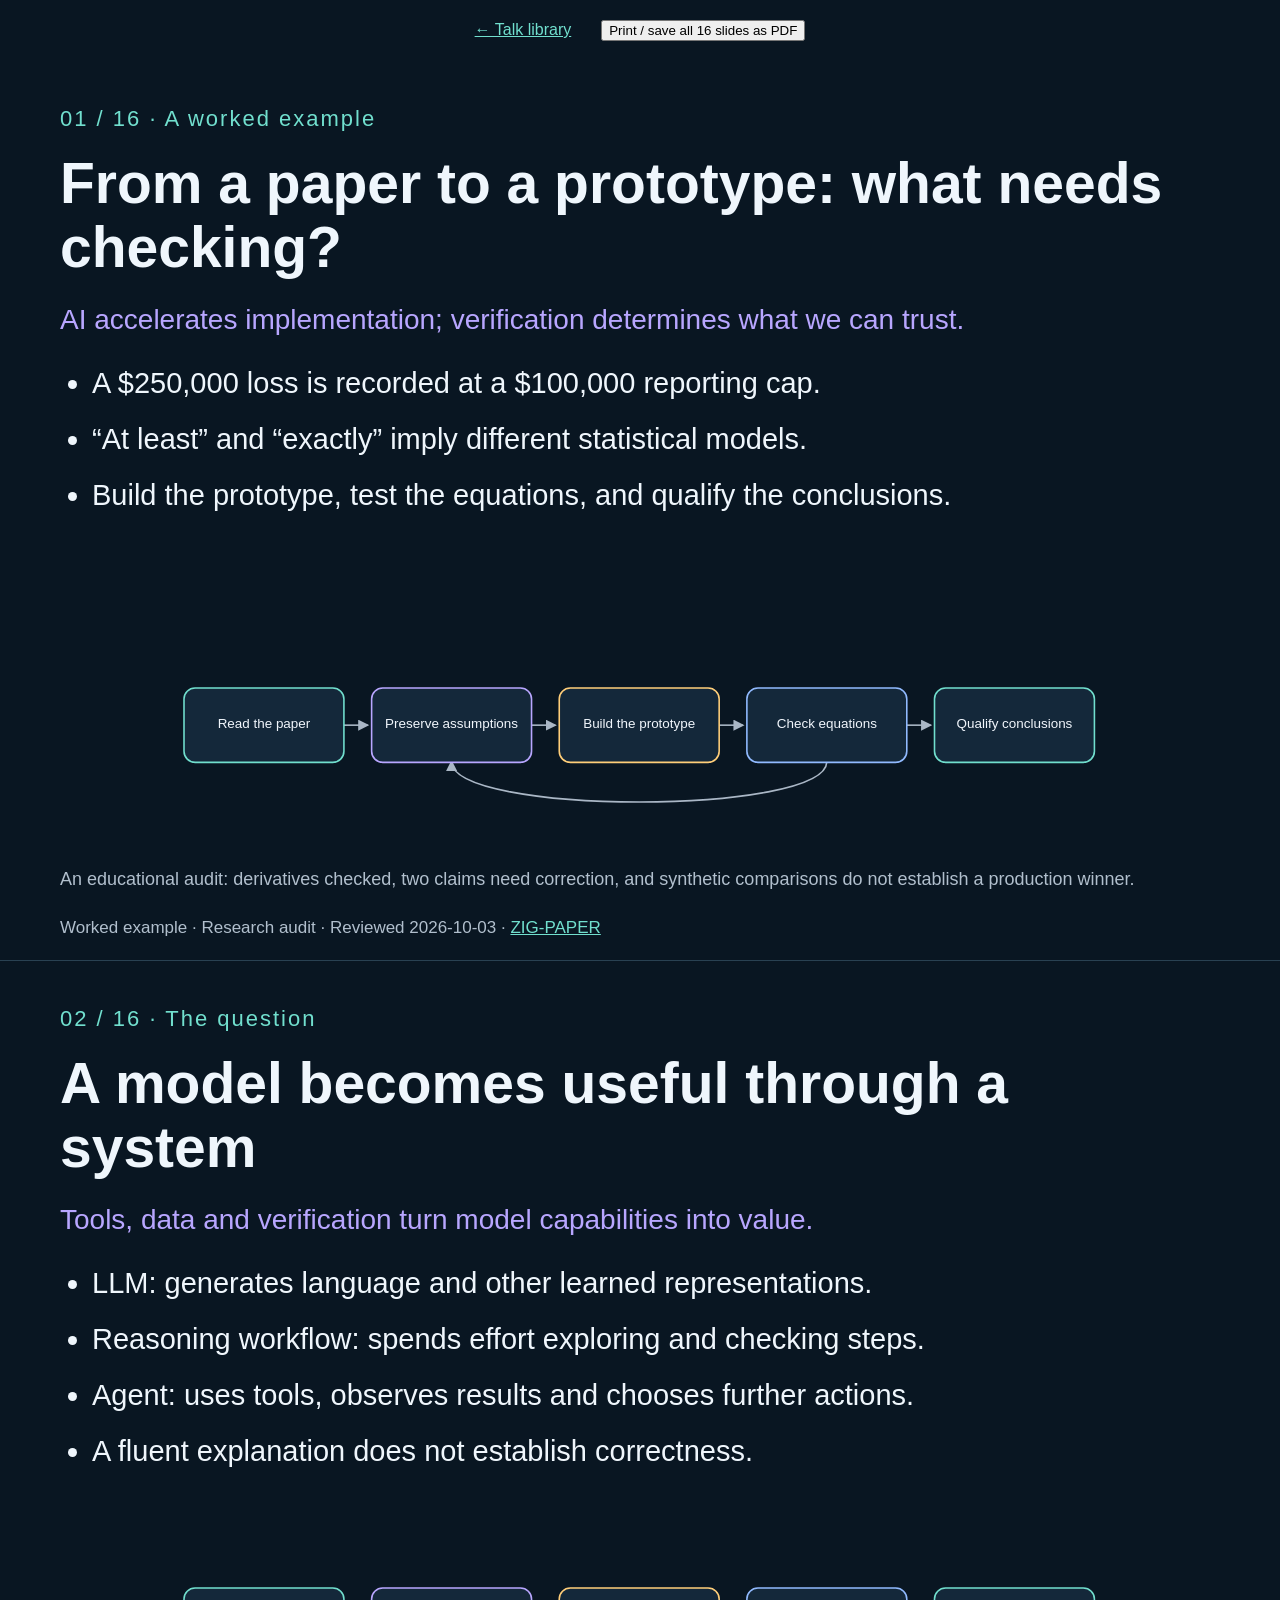
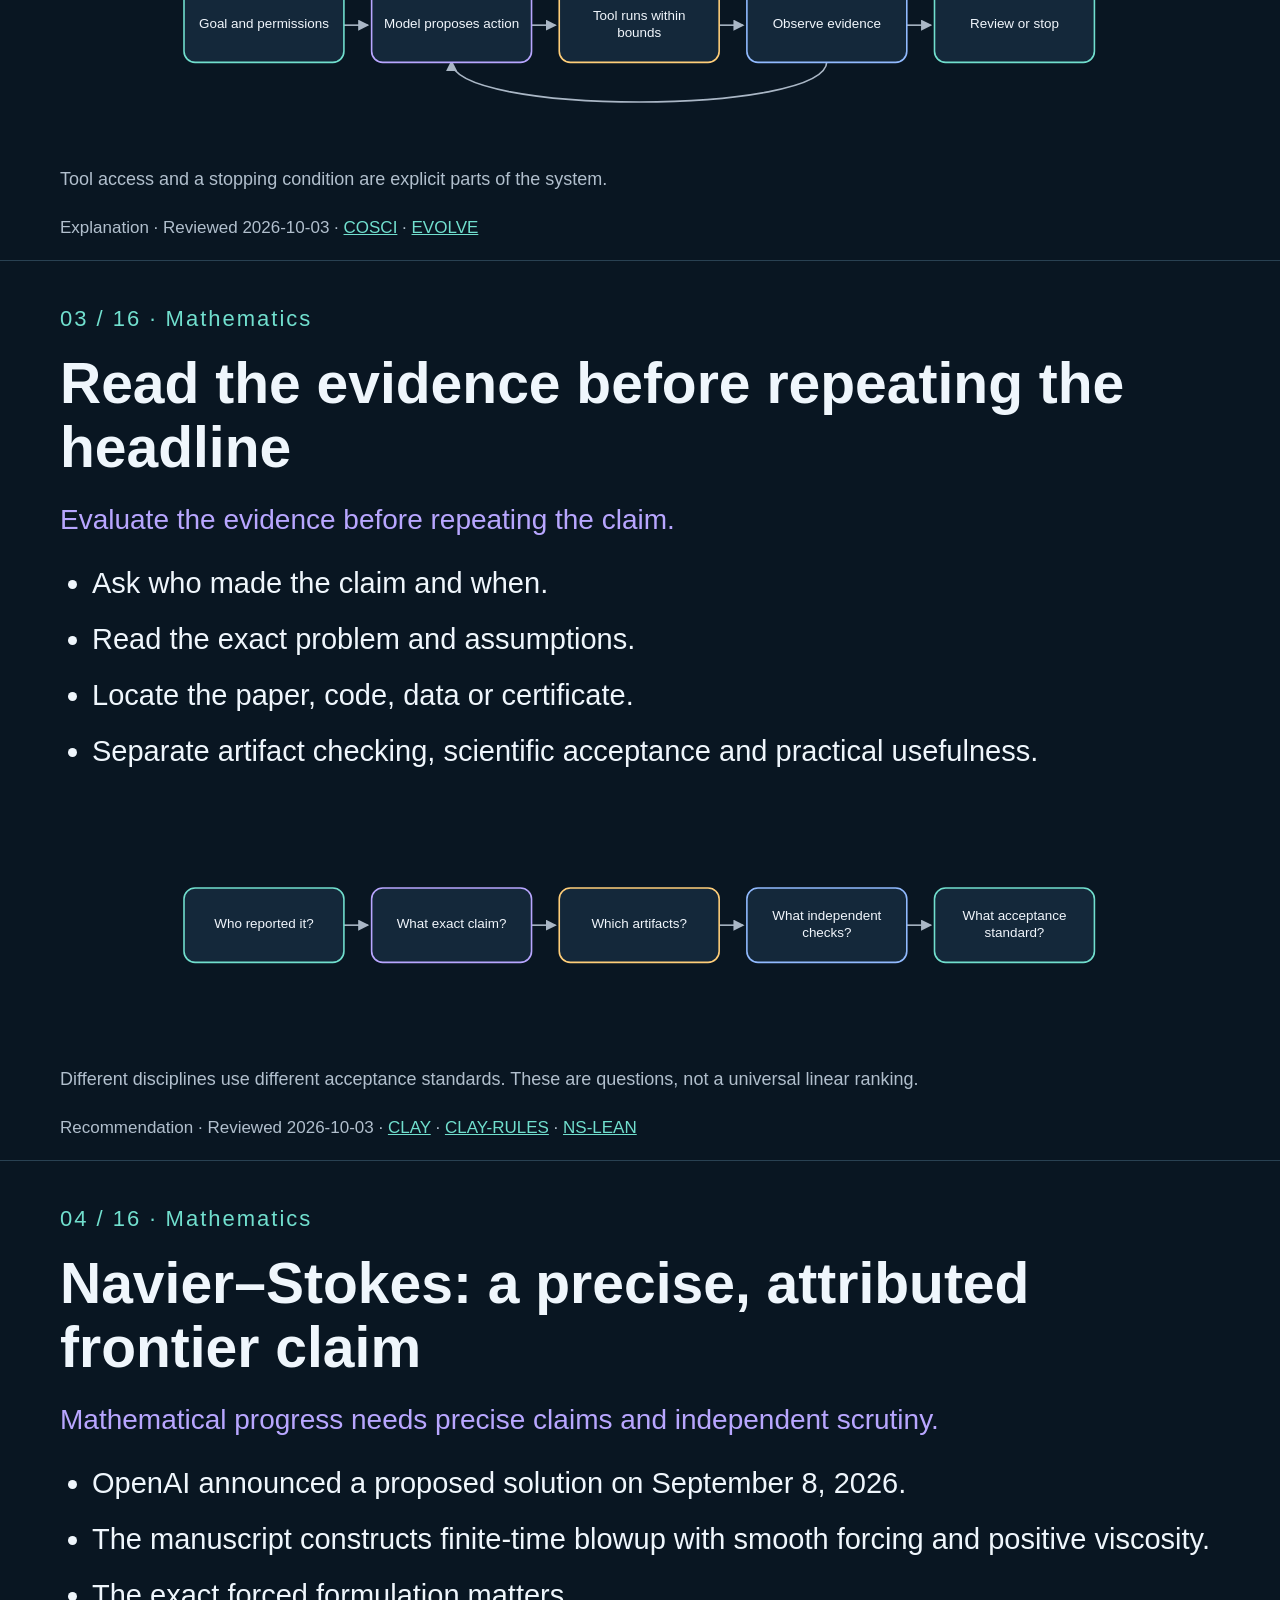
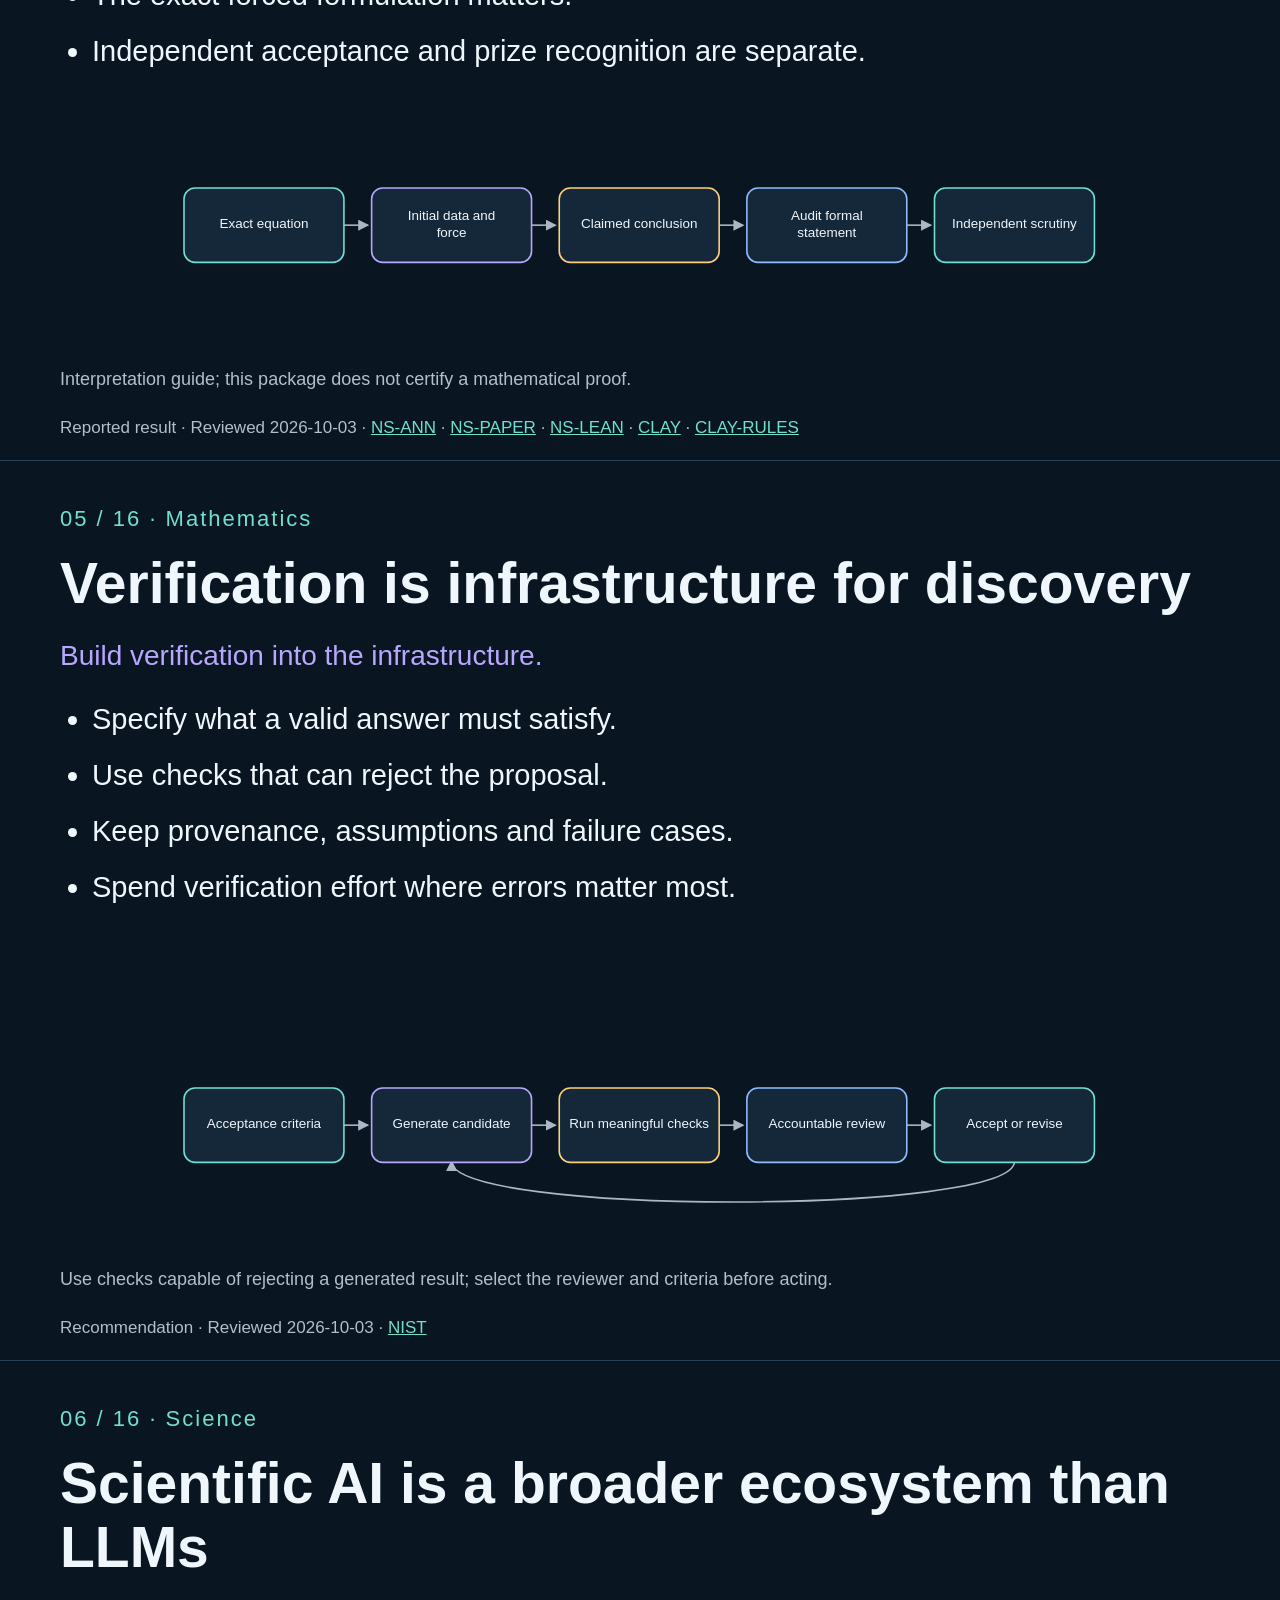
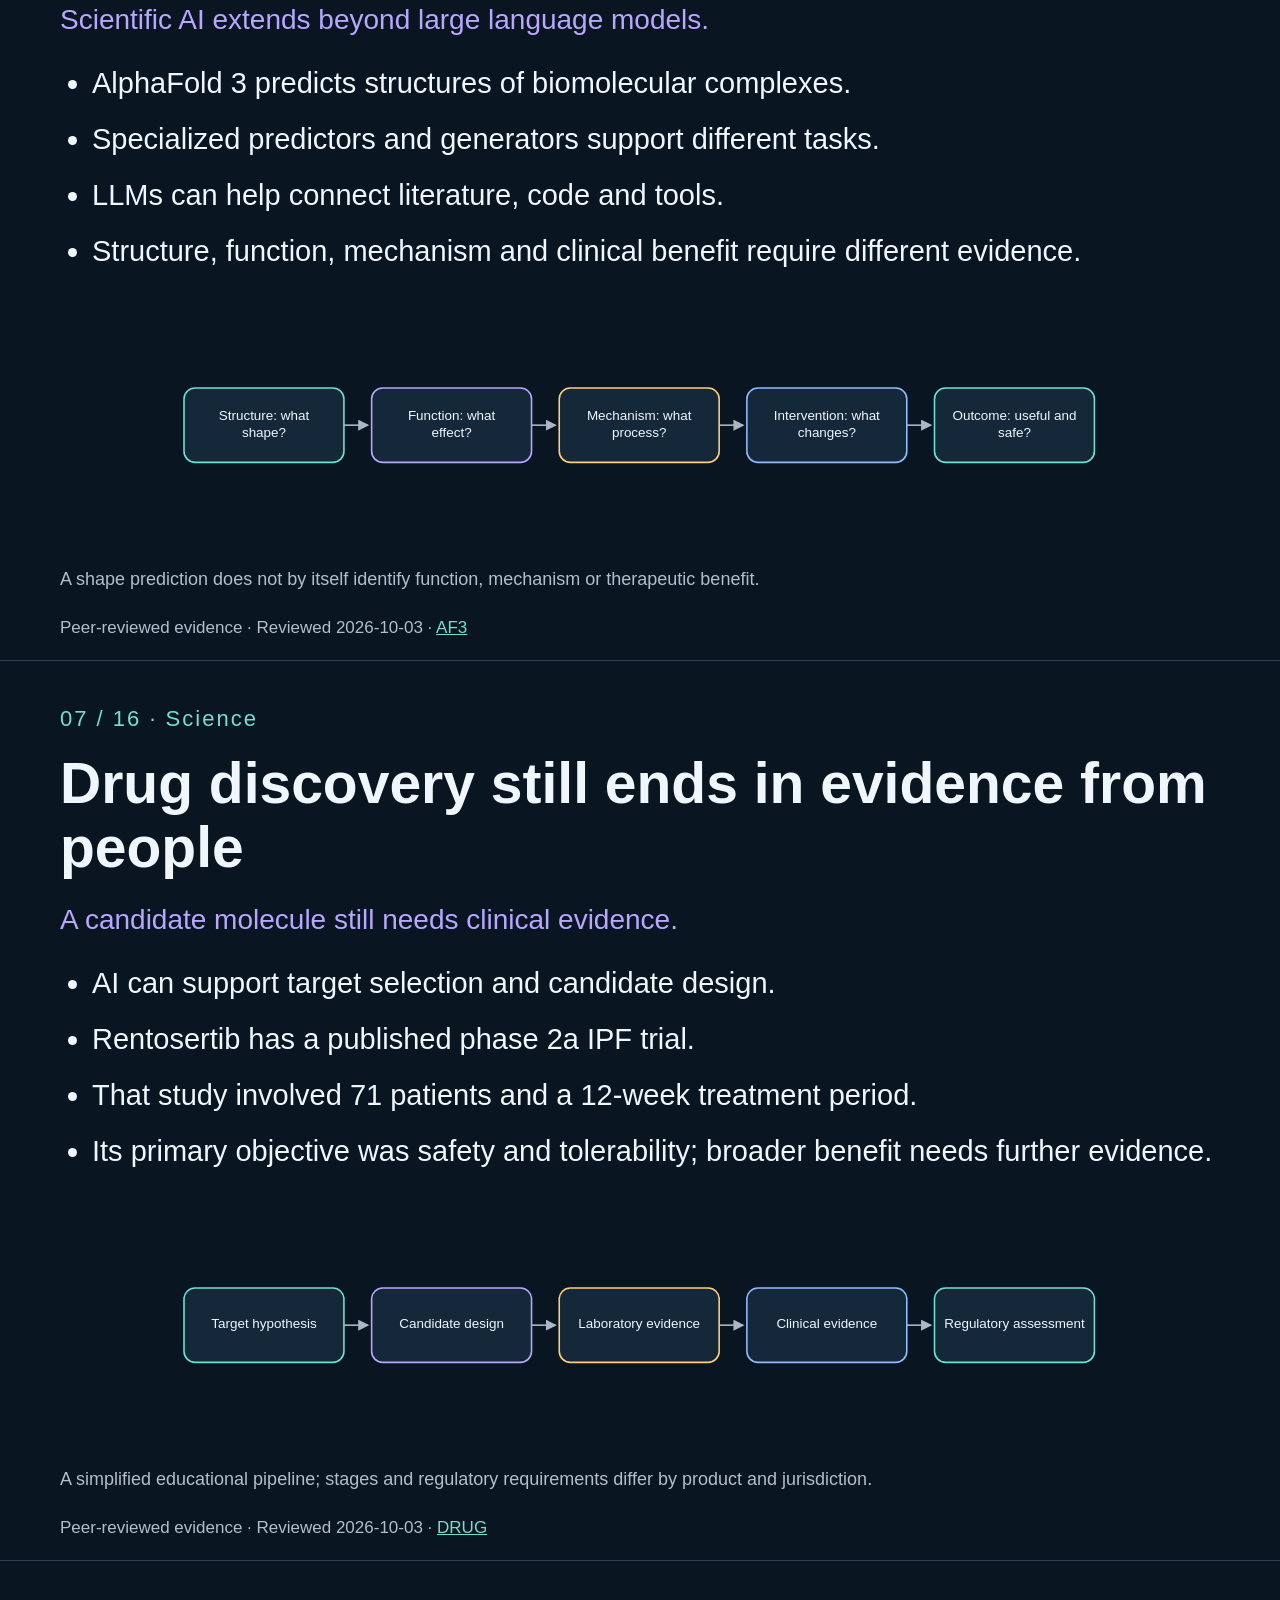
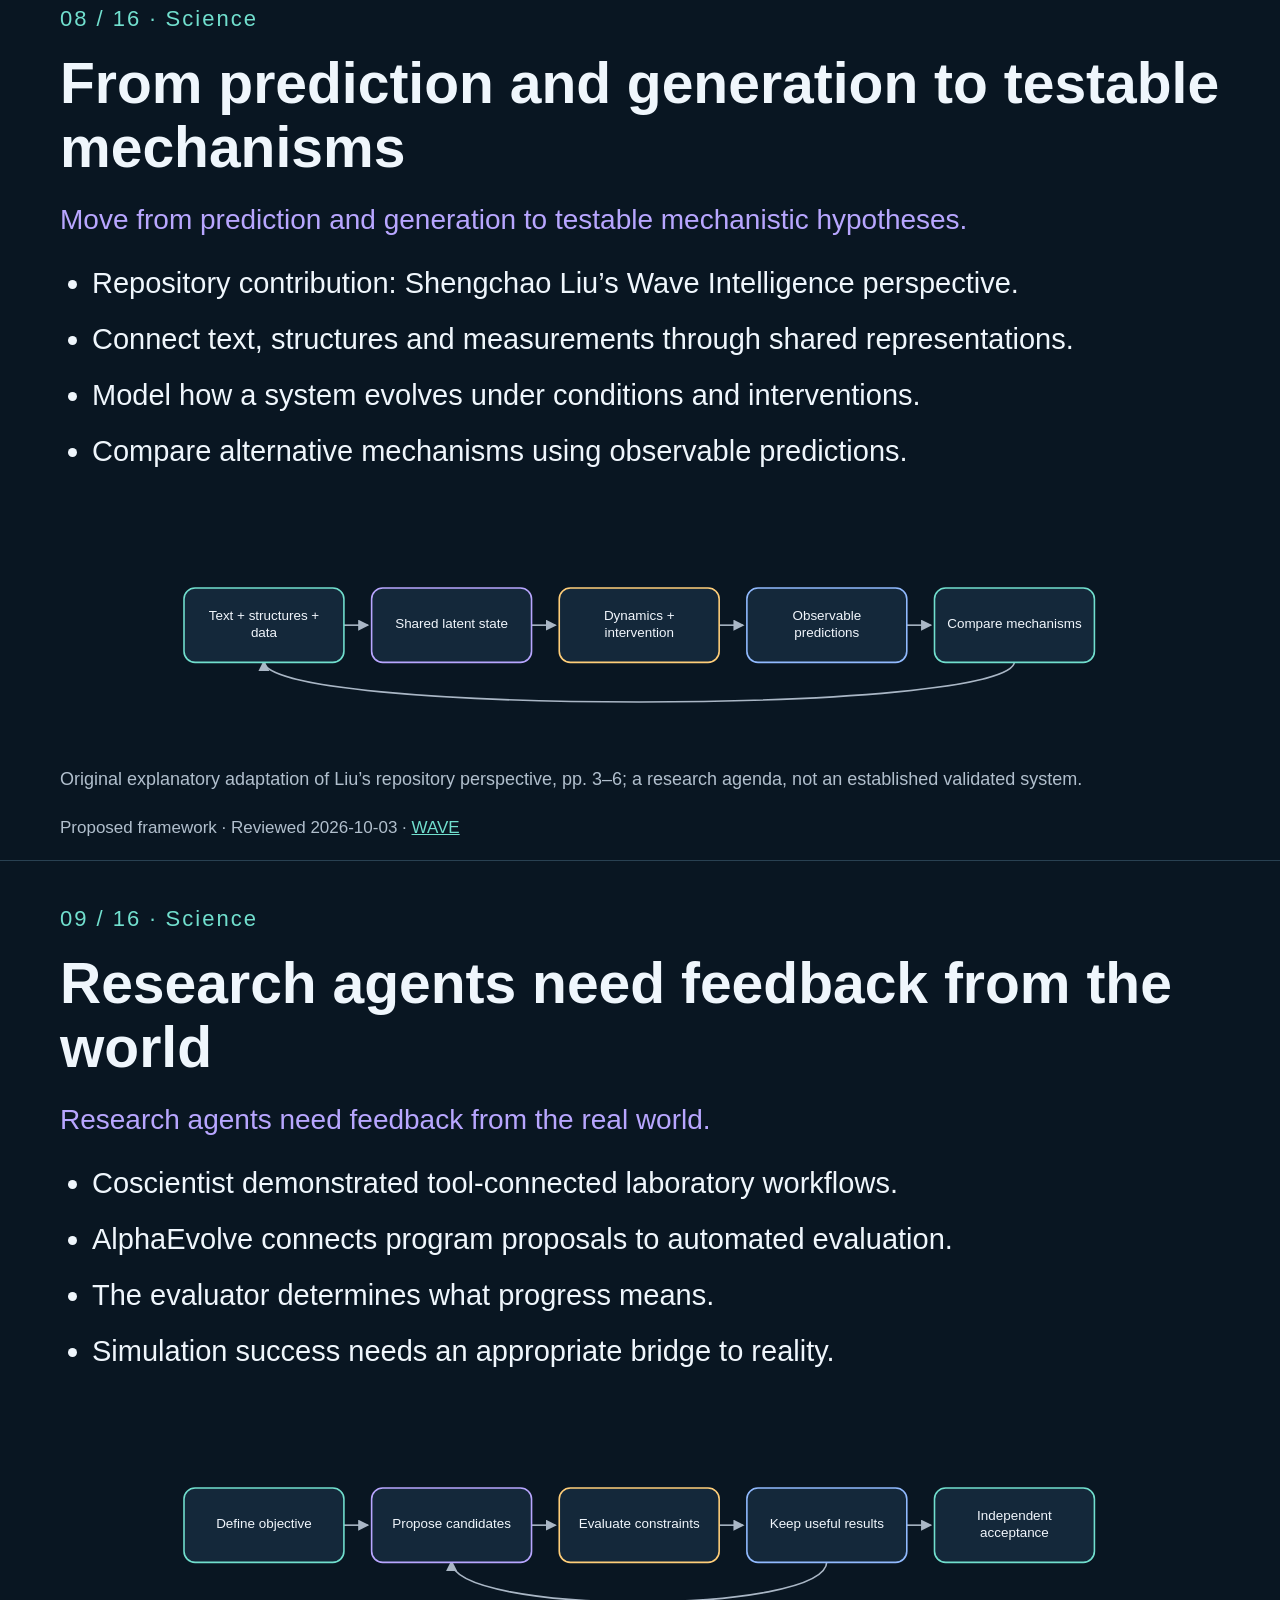
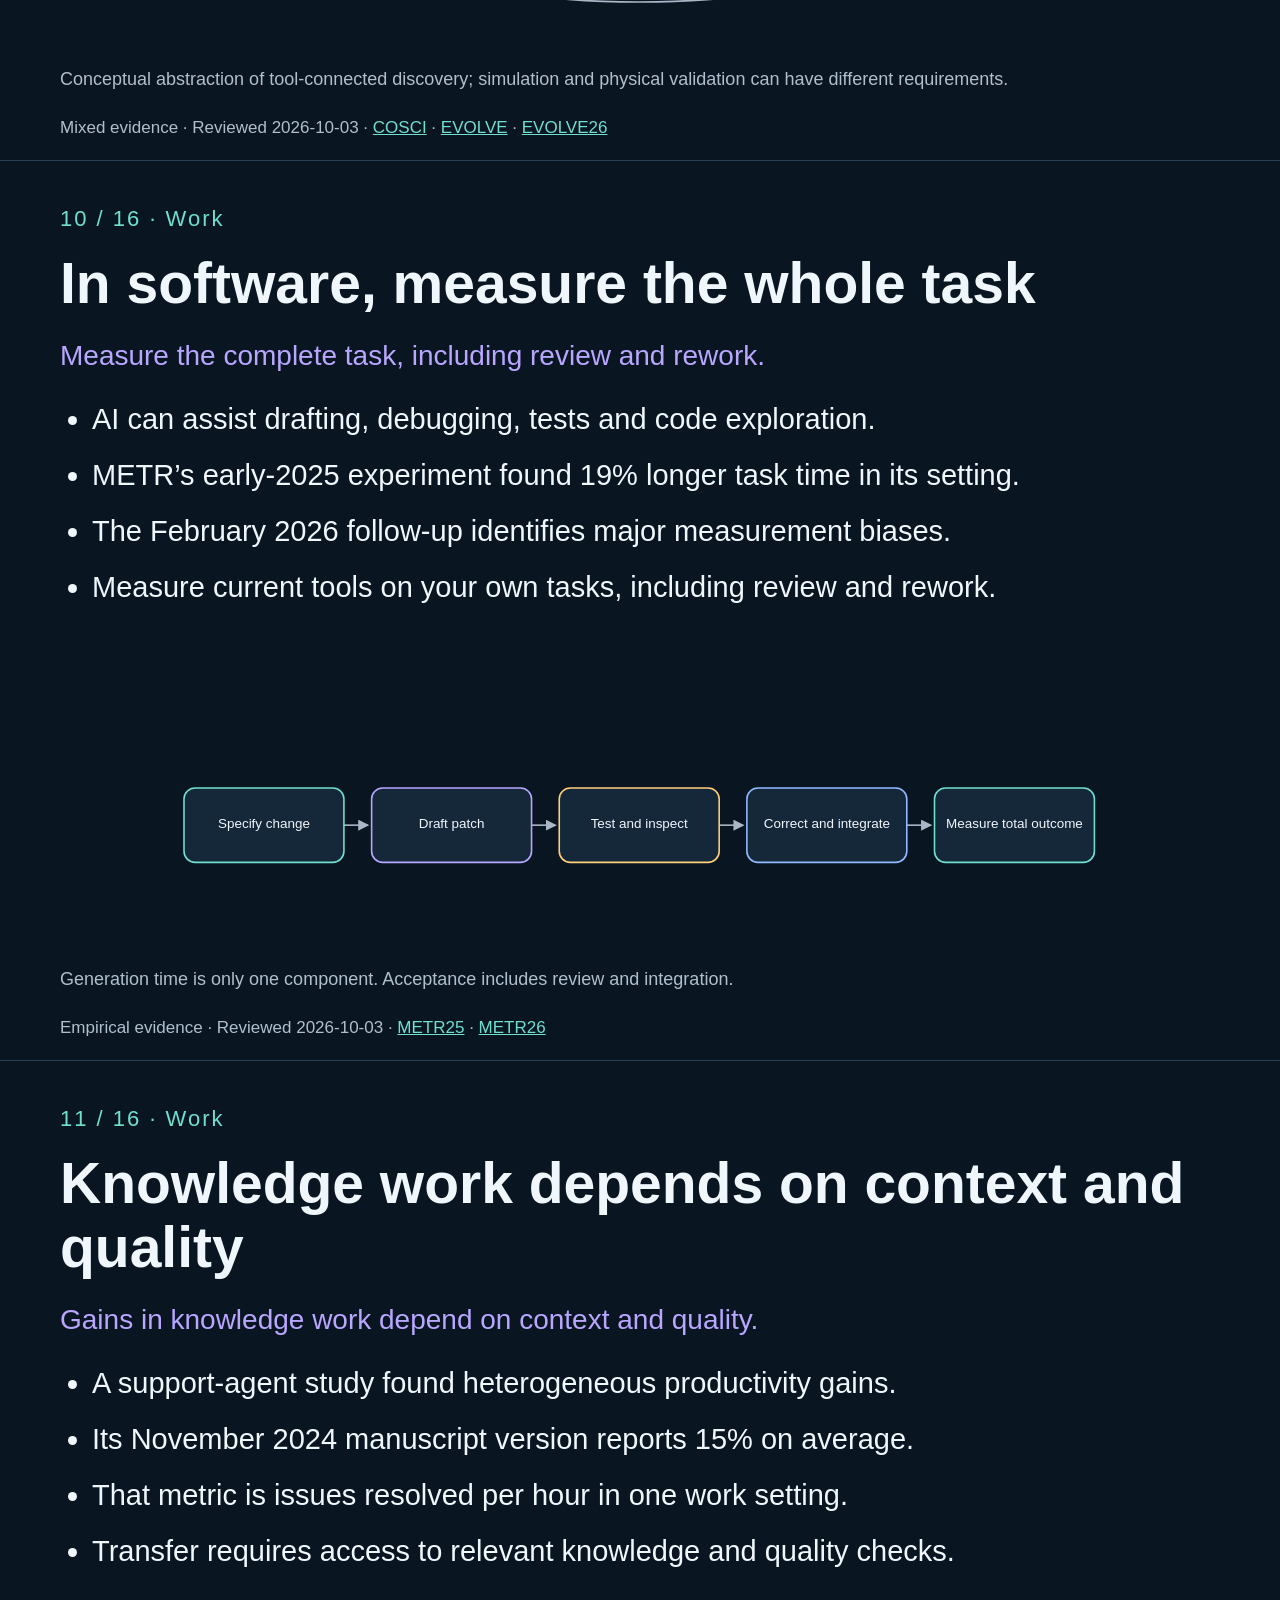
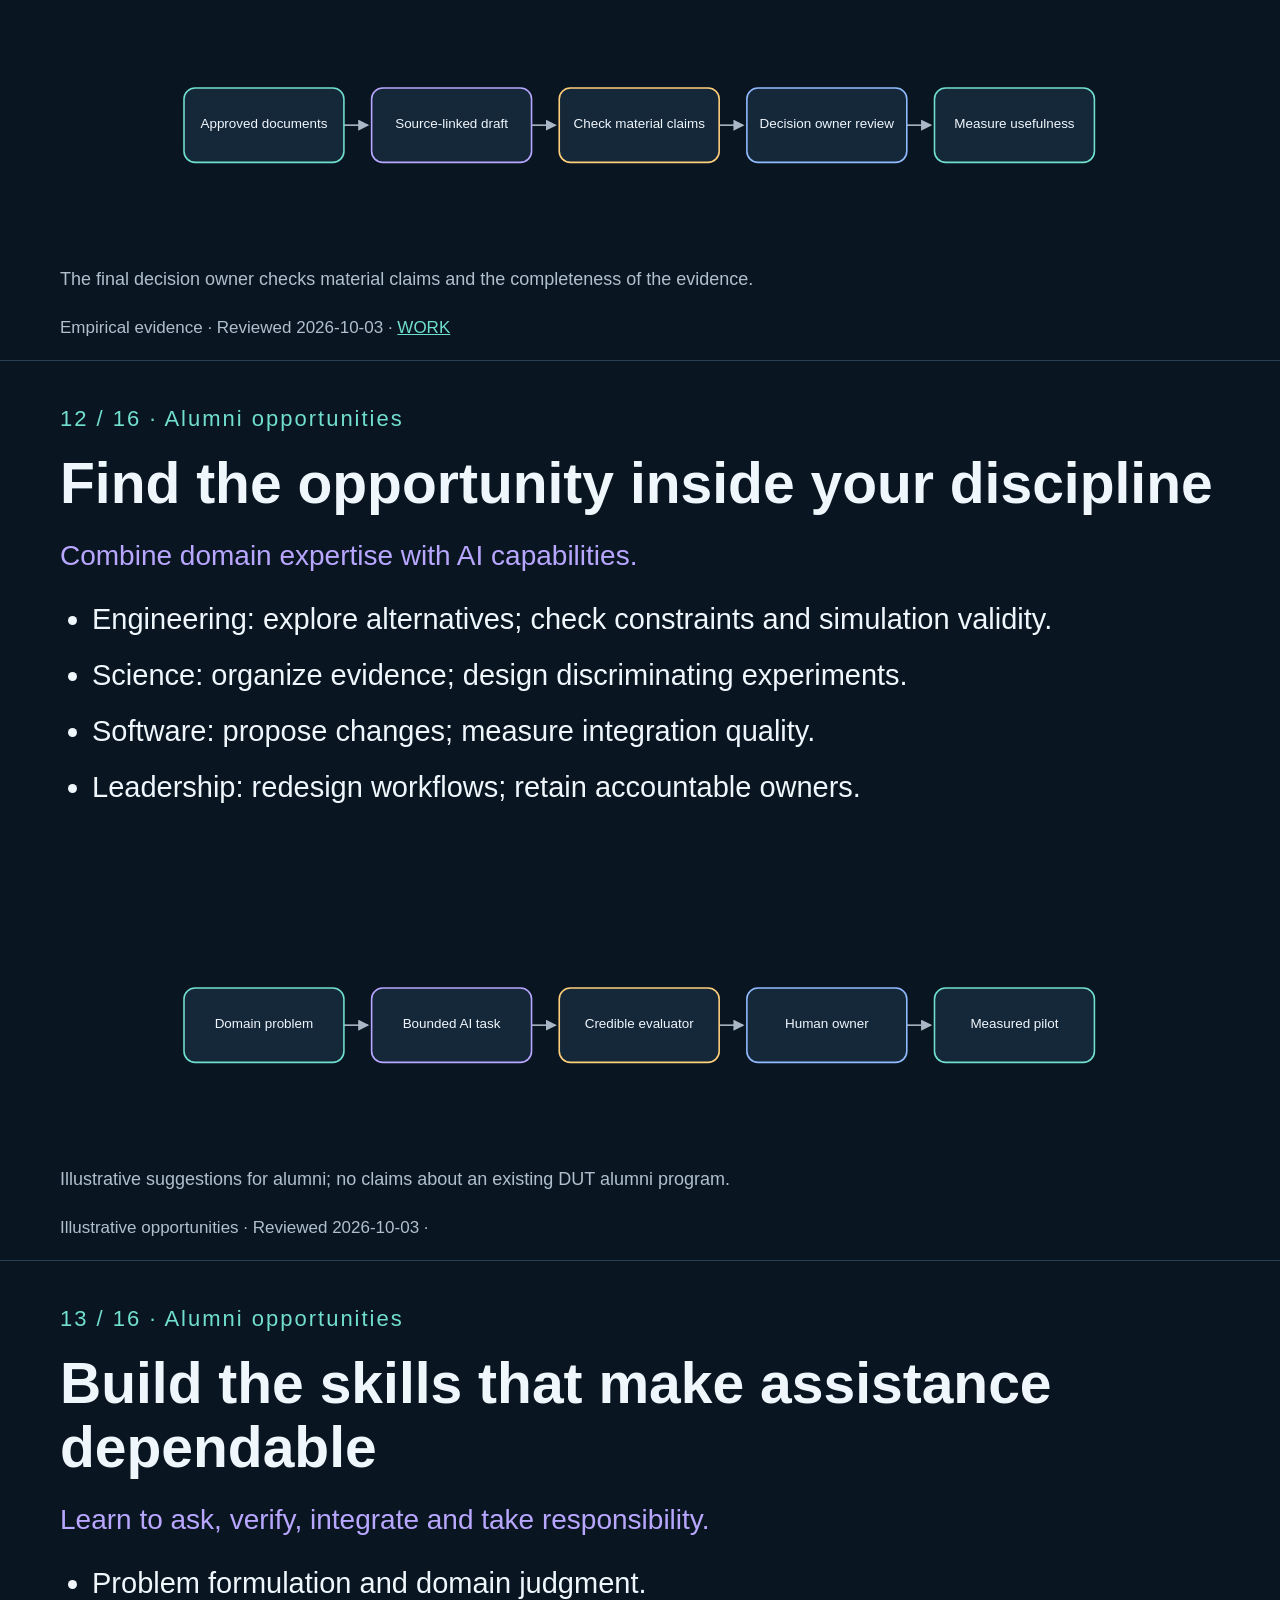
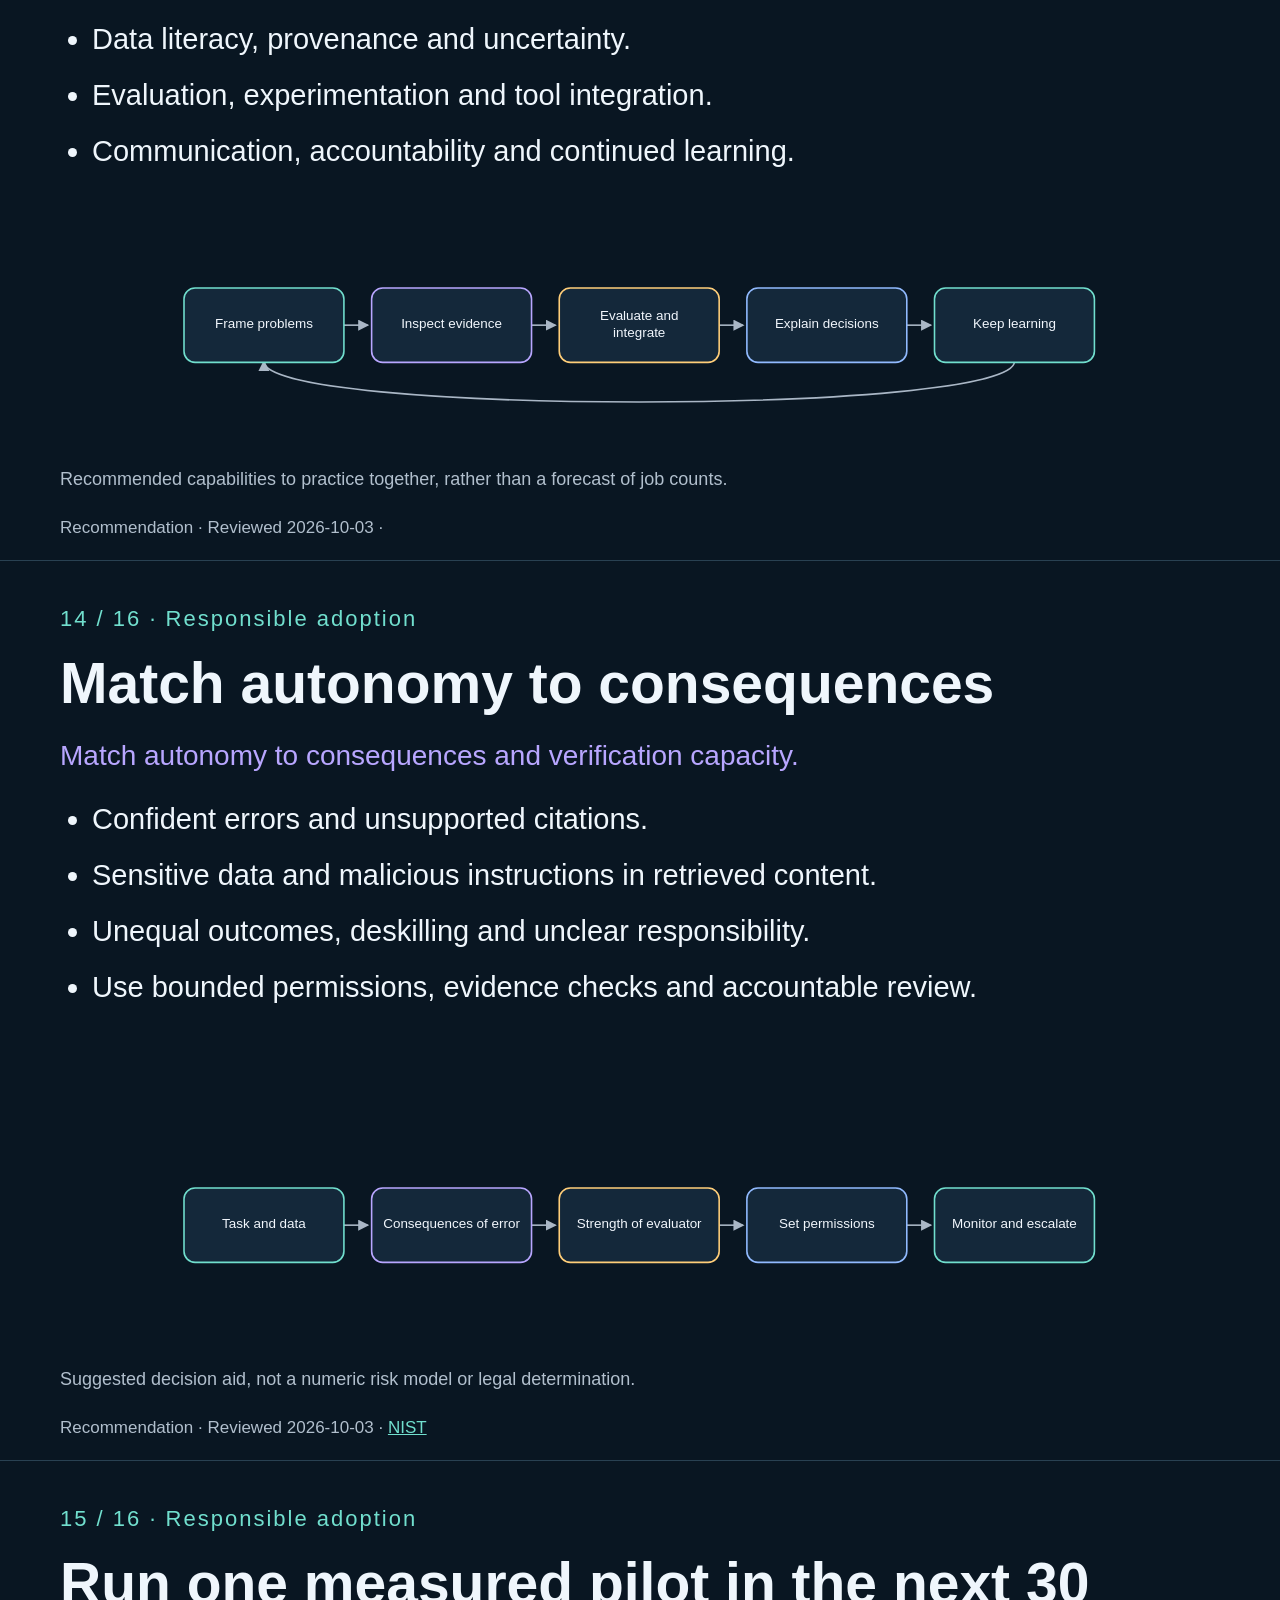
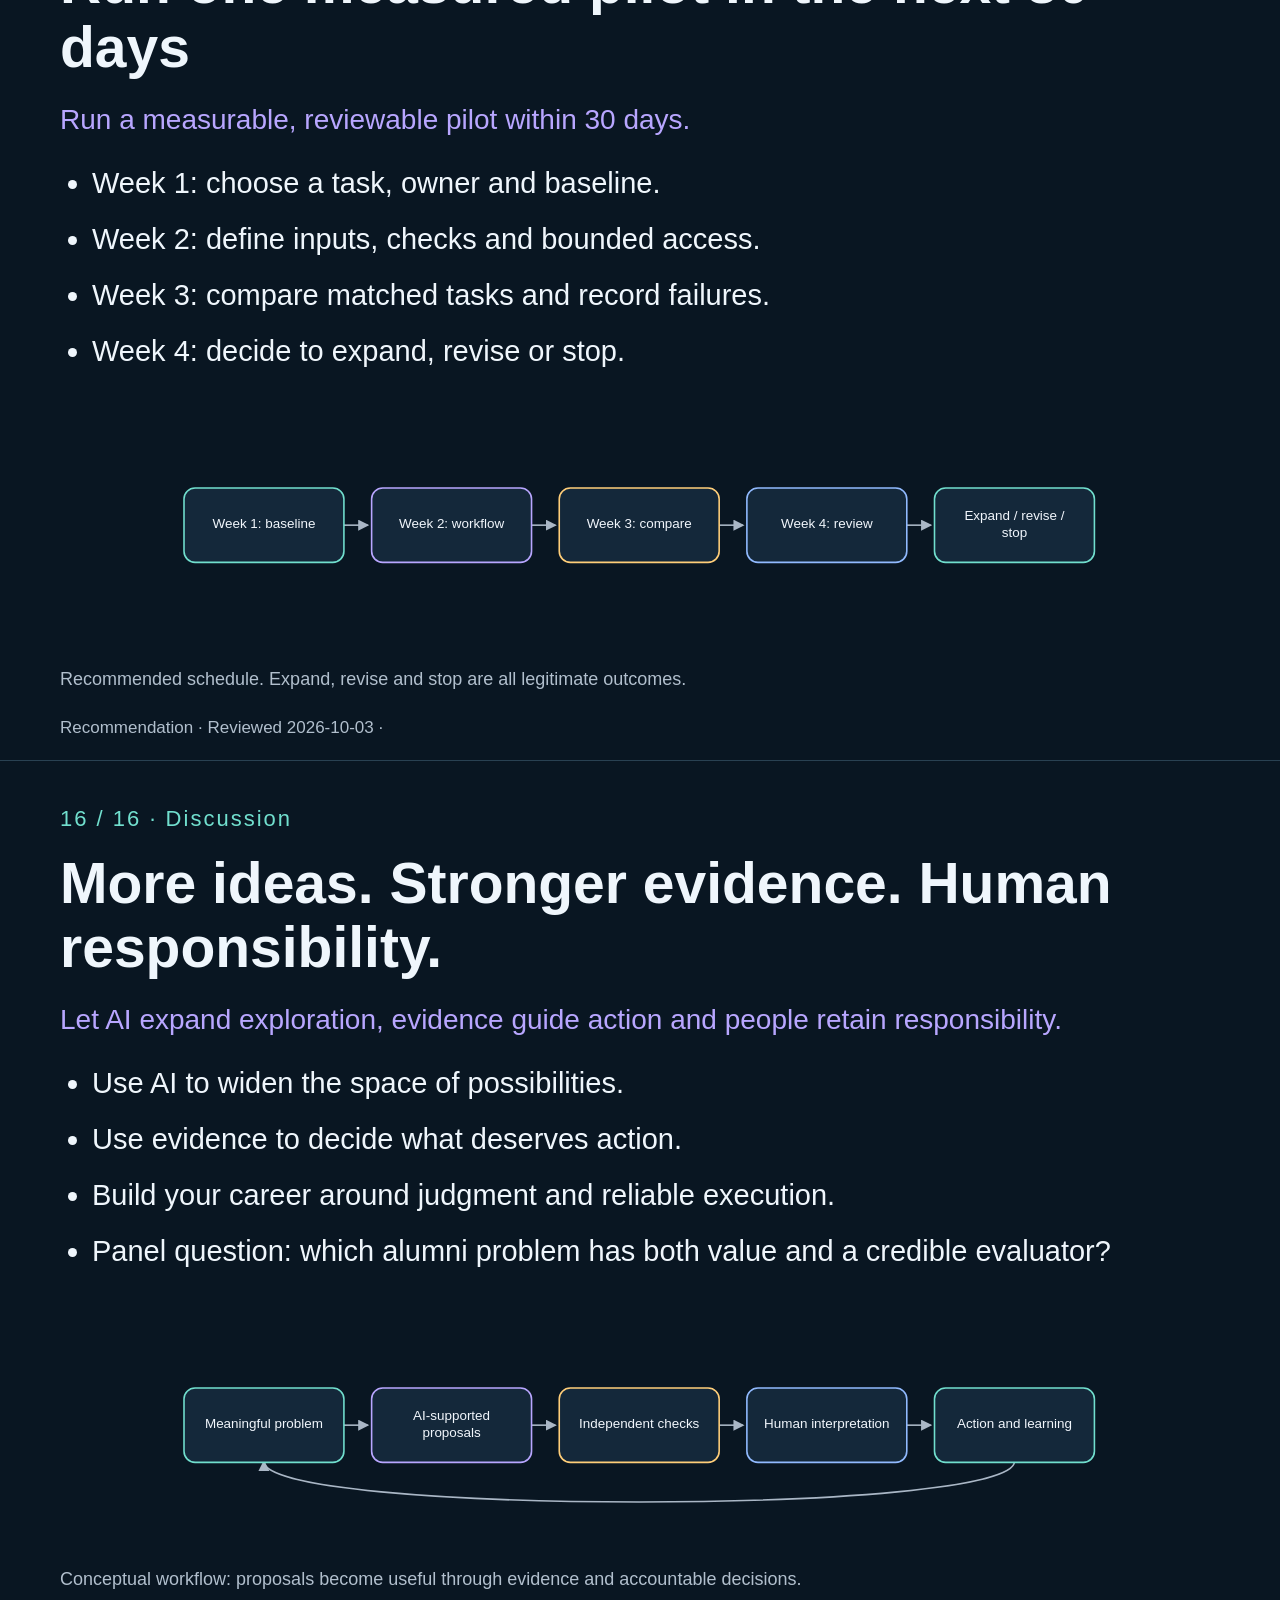
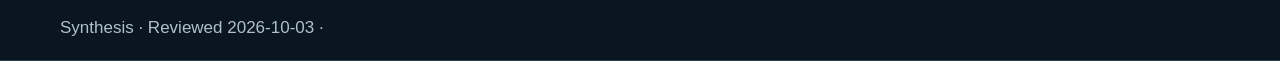
<file: public/print.html>
<!doctype html><html lang="en"><head><meta charset="utf-8"><title>Printable presentation · AI at the Frontier</title><style>@page{size:1600px 900px;margin:0}*{box-sizing:border-box}body{margin:0;background:#091622;color:#eff6fc;font-family:Arial,sans-serif}a{color:#71dfce}.toolbar{padding:20px;text-align:center}.toolbar a{margin-right:30px}.print-slide{width:1600px;height:900px;padding:45px 60px;break-after:page;position:relative;overflow:hidden}.print-slide:last-child{break-after:auto}.eyebrow{font-size:22px;letter-spacing:2px;color:#71dfce;margin:0 0 20px}h1{font-size:57px;line-height:1.12;margin:0 0 24px;max-width:1470px}.takeaway{color:#b8a6ff;font-size:28px;margin:0 0 26px}li{font-size:29px;line-height:1.45;margin:14px 0}ul{margin:0 0 15px;padding-left:32px}.print-slide img{position:absolute;top:585px;left:60px;width:1480px;height:190px;object-fit:contain}.caption{position:absolute;top:790px;left:60px;width:1480px;font-size:18px;color:#b1bfcd}.refs{position:absolute;top:840px;left:60px;font-size:17px;color:#b1bfcd}@media screen{.print-slide{border-bottom:1px solid #294152;max-width:100%;height:auto;min-height:900px}.print-slide img{max-width:calc(100% - 120px)}}@media print{.toolbar{display:none}}</style></head><body><nav class="toolbar"><a href="index.html#library">← Talk library</a><button onclick="window.print()">Print / save all 16 slides as PDF</button></nav><section class="print-slide"><p class="eyebrow">01 / 16 · A worked example</p><h1>From a paper to a prototype: what needs checking?</h1><p class="takeaway">AI accelerates implementation; verification determines what we can trust.</p><ul><li>A $250,000 loss is recorded at a $100,000 reporting cap.</li><li>“At least” and “exactly” imply different statistical models.</li><li>Build the prototype, test the equations, and qualify the conclusions.</li></ul><img src="assets/paper-prototype.svg" alt="From a paper to a checked prototype"><p class="caption">An educational audit: derivatives checked, two claims need correction, and synthetic comparisons do not establish a production winner.</p><p class="refs">Worked example · Research audit · Reviewed 2026-10-03 · <a href="https://arxiv.org/abs/2608.26286v2">ZIG-PAPER</a></p></section><section class="print-slide"><p class="eyebrow">02 / 16 · The question</p><h1>A model becomes useful through a system</h1><p class="takeaway">Tools, data and verification turn model capabilities into value.</p><ul><li>LLM: generates language and other learned representations.</li><li>Reasoning workflow: spends effort exploring and checking steps.</li><li>Agent: uses tools, observes results and chooses further actions.</li><li>A fluent explanation does not establish correctness.</li></ul><img src="assets/agent.svg" alt="A bounded research agent"><p class="caption">Tool access and a stopping condition are explicit parts of the system.</p><p class="refs">Explanation · Reviewed 2026-10-03 · <a href="https://www.nature.com/articles/s41586-023-06792-0">COSCI</a> · <a href="https://deepmind.google/blog/alphaevolve-a-gemini-powered-coding-agent-for-designing-advanced-algorithms/">EVOLVE</a></p></section><section class="print-slide"><p class="eyebrow">03 / 16 · Mathematics</p><h1>Read the evidence before repeating the headline</h1><p class="takeaway">Evaluate the evidence before repeating the claim.</p><ul><li>Ask who made the claim and when.</li><li>Read the exact problem and assumptions.</li><li>Locate the paper, code, data or certificate.</li><li>Separate artifact checking, scientific acceptance and practical usefulness.</li></ul><img src="assets/evidence.svg" alt="Questions for evaluating a claim"><p class="caption">Different disciplines use different acceptance standards. These are questions, not a universal linear ranking.</p><p class="refs">Recommendation · Reviewed 2026-10-03 · <a href="https://www.claymath.org/millennium/navier-stokes-equation/">CLAY</a> · <a href="https://www.claymath.org/millennium-problems/rules/">CLAY-RULES</a> · <a href="https://github.com/openai/NavierStokesAndEuler">NS-LEAN</a></p></section><section class="print-slide"><p class="eyebrow">04 / 16 · Mathematics</p><h1>Navier–Stokes: a precise, attributed frontier claim</h1><p class="takeaway">Mathematical progress needs precise claims and independent scrutiny.</p><ul><li>OpenAI announced a proposed solution on September 8, 2026.</li><li>The manuscript constructs finite-time blowup with smooth forcing and positive viscosity.</li><li>The exact forced formulation matters.</li><li>Independent acceptance and prize recognition are separate.</li></ul><img src="assets/navier.svg" alt="Preserve the mathematical scope"><p class="caption">Interpretation guide; this package does not certify a mathematical proof.</p><p class="refs">Reported result · Reviewed 2026-10-03 · <a href="https://openai.com/index/navier-stokes-solution/">NS-ANN</a> · <a href="https://cdn.openai.com/pdf/32d9f210-8b73-45e0-91bc-82a30aef8a9a/navier-stokes.pdf">NS-PAPER</a> · <a href="https://github.com/openai/NavierStokesAndEuler">NS-LEAN</a> · <a href="https://www.claymath.org/millennium/navier-stokes-equation/">CLAY</a> · <a href="https://www.claymath.org/millennium-problems/rules/">CLAY-RULES</a></p></section><section class="print-slide"><p class="eyebrow">05 / 16 · Mathematics</p><h1>Verification is infrastructure for discovery</h1><p class="takeaway">Build verification into the infrastructure.</p><ul><li>Specify what a valid answer must satisfy.</li><li>Use checks that can reject the proposal.</li><li>Keep provenance, assumptions and failure cases.</li><li>Spend verification effort where errors matter most.</li></ul><img src="assets/verification.svg" alt="Verification gate"><p class="caption">Use checks capable of rejecting a generated result; select the reviewer and criteria before acting.</p><p class="refs">Recommendation · Reviewed 2026-10-03 · <a href="https://nvlpubs.nist.gov/nistpubs/ai/NIST.AI.600-1.pdf">NIST</a></p></section><section class="print-slide"><p class="eyebrow">06 / 16 · Science</p><h1>Scientific AI is a broader ecosystem than LLMs</h1><p class="takeaway">Scientific AI extends beyond large language models.</p><ul><li>AlphaFold 3 predicts structures of biomolecular complexes.</li><li>Specialized predictors and generators support different tasks.</li><li>LLMs can help connect literature, code and tools.</li><li>Structure, function, mechanism and clinical benefit require different evidence.</li></ul><img src="assets/science.svg" alt="Distinct scientific questions"><p class="caption">A shape prediction does not by itself identify function, mechanism or therapeutic benefit.</p><p class="refs">Peer-reviewed evidence · Reviewed 2026-10-03 · <a href="https://www.nature.com/articles/s41586-024-07487-w">AF3</a></p></section><section class="print-slide"><p class="eyebrow">07 / 16 · Science</p><h1>Drug discovery still ends in evidence from people</h1><p class="takeaway">A candidate molecule still needs clinical evidence.</p><ul><li>AI can support target selection and candidate design.</li><li>Rentosertib has a published phase 2a IPF trial.</li><li>That study involved 71 patients and a 12-week treatment period.</li><li>Its primary objective was safety and tolerability; broader benefit needs further evidence.</li></ul><img src="assets/drug.svg" alt="Generic drug discovery evidence gates"><p class="caption">A simplified educational pipeline; stages and regulatory requirements differ by product and jurisdiction.</p><p class="refs">Peer-reviewed evidence · Reviewed 2026-10-03 · <a href="https://www.nature.com/articles/s41591-025-03743-2">DRUG</a></p></section><section class="print-slide"><p class="eyebrow">08 / 16 · Science</p><h1>From prediction and generation to testable mechanisms</h1><p class="takeaway">Move from prediction and generation to testable mechanistic hypotheses.</p><ul><li>Repository contribution: Shengchao Liu’s Wave Intelligence perspective.</li><li>Connect text, structures and measurements through shared representations.</li><li>Model how a system evolves under conditions and interventions.</li><li>Compare alternative mechanisms using observable predictions.</li></ul><img src="assets/wave.svg" alt="Wave Intelligence: proposed mechanism workflow"><p class="caption">Original explanatory adaptation of Liu’s repository perspective, pp. 3–6; a research agenda, not an established validated system.</p><p class="refs">Proposed framework · Reviewed 2026-10-03 · <a href="https://github.com/pellera9/dutoaa_annual01/blob/main/wave/Wave_Intelligence.pdf">WAVE</a></p></section><section class="print-slide"><p class="eyebrow">09 / 16 · Science</p><h1>Research agents need feedback from the world</h1><p class="takeaway">Research agents need feedback from the real world.</p><ul><li>Coscientist demonstrated tool-connected laboratory workflows.</li><li>AlphaEvolve connects program proposals to automated evaluation.</li><li>The evaluator determines what progress means.</li><li>Simulation success needs an appropriate bridge to reality.</li></ul><img src="assets/research.svg" alt="Candidate search with an evaluator"><p class="caption">Conceptual abstraction of tool-connected discovery; simulation and physical validation can have different requirements.</p><p class="refs">Mixed evidence · Reviewed 2026-10-03 · <a href="https://www.nature.com/articles/s41586-023-06792-0">COSCI</a> · <a href="https://deepmind.google/blog/alphaevolve-a-gemini-powered-coding-agent-for-designing-advanced-algorithms/">EVOLVE</a> · <a href="https://deepmind.google/blog/alphaevolve-impact/">EVOLVE26</a></p></section><section class="print-slide"><p class="eyebrow">10 / 16 · Work</p><h1>In software, measure the whole task</h1><p class="takeaway">Measure the complete task, including review and rework.</p><ul><li>AI can assist drafting, debugging, tests and code exploration.</li><li>METR’s early-2025 experiment found 19% longer task time in its setting.</li><li>The February 2026 follow-up identifies major measurement biases.</li><li>Measure current tools on your own tasks, including review and rework.</li></ul><img src="assets/software.svg" alt="Measure complete software work"><p class="caption">Generation time is only one component. Acceptance includes review and integration.</p><p class="refs">Empirical evidence · Reviewed 2026-10-03 · <a href="https://metr.org/blog/2025-07-10-early-2025-ai-experienced-os-dev-study/">METR25</a> · <a href="https://metr.org/blog/2026-02-24-uplift-update/">METR26</a></p></section><section class="print-slide"><p class="eyebrow">11 / 16 · Work</p><h1>Knowledge work depends on context and quality</h1><p class="takeaway">Gains in knowledge work depend on context and quality.</p><ul><li>A support-agent study found heterogeneous productivity gains.</li><li>Its November 2024 manuscript version reports 15% on average.</li><li>That metric is issues resolved per hour in one work setting.</li><li>Transfer requires access to relevant knowledge and quality checks.</li></ul><img src="assets/knowledge.svg" alt="Grounded knowledge work"><p class="caption">The final decision owner checks material claims and the completeness of the evidence.</p><p class="refs">Empirical evidence · Reviewed 2026-10-03 · <a href="https://arxiv.org/abs/2304.11771v2">WORK</a></p></section><section class="print-slide"><p class="eyebrow">12 / 16 · Alumni opportunities</p><h1>Find the opportunity inside your discipline</h1><p class="takeaway">Combine domain expertise with AI capabilities.</p><ul><li>Engineering: explore alternatives; check constraints and simulation validity.</li><li>Science: organize evidence; design discriminating experiments.</li><li>Software: propose changes; measure integration quality.</li><li>Leadership: redesign workflows; retain accountable owners.</li></ul><img src="assets/careers.svg" alt="Choose a pilot inside your domain"><p class="caption">Illustrative suggestions for alumni; no claims about an existing DUT alumni program.</p><p class="refs">Illustrative opportunities · Reviewed 2026-10-03 · </p></section><section class="print-slide"><p class="eyebrow">13 / 16 · Alumni opportunities</p><h1>Build the skills that make assistance dependable</h1><p class="takeaway">Learn to ask, verify, integrate and take responsibility.</p><ul><li>Problem formulation and domain judgment.</li><li>Data literacy, provenance and uncertainty.</li><li>Evaluation, experimentation and tool integration.</li><li>Communication, accountability and continued learning.</li></ul><img src="assets/skills.svg" alt="A durable skill portfolio"><p class="caption">Recommended capabilities to practice together, rather than a forecast of job counts.</p><p class="refs">Recommendation · Reviewed 2026-10-03 · </p></section><section class="print-slide"><p class="eyebrow">14 / 16 · Responsible adoption</p><h1>Match autonomy to consequences</h1><p class="takeaway">Match autonomy to consequences and verification capacity.</p><ul><li>Confident errors and unsupported citations.</li><li>Sensitive data and malicious instructions in retrieved content.</li><li>Unequal outcomes, deskilling and unclear responsibility.</li><li>Use bounded permissions, evidence checks and accountable review.</li></ul><img src="assets/risk.svg" alt="Match autonomy to consequence"><p class="caption">Suggested decision aid, not a numeric risk model or legal determination.</p><p class="refs">Recommendation · Reviewed 2026-10-03 · <a href="https://nvlpubs.nist.gov/nistpubs/ai/NIST.AI.600-1.pdf">NIST</a></p></section><section class="print-slide"><p class="eyebrow">15 / 16 · Responsible adoption</p><h1>Run one measured pilot in the next 30 days</h1><p class="takeaway">Run a measurable, reviewable pilot within 30 days.</p><ul><li>Week 1: choose a task, owner and baseline.</li><li>Week 2: define inputs, checks and bounded access.</li><li>Week 3: compare matched tasks and record failures.</li><li>Week 4: decide to expand, revise or stop.</li></ul><img src="assets/pilot.svg" alt="A 30-day alumni pilot"><p class="caption">Recommended schedule. Expand, revise and stop are all legitimate outcomes.</p><p class="refs">Recommendation · Reviewed 2026-10-03 · </p></section><section class="print-slide"><p class="eyebrow">16 / 16 · Discussion</p><h1>More ideas. Stronger evidence. Human responsibility.</h1><p class="takeaway">Let AI expand exploration, evidence guide action and people retain responsibility.</p><ul><li>Use AI to widen the space of possibilities.</li><li>Use evidence to decide what deserves action.</li><li>Build your career around judgment and reliable execution.</li><li>Panel question: which alumni problem has both value and a credible evaluator?</li></ul><img src="assets/discovery.svg" alt="The discovery loop"><p class="caption">Conceptual workflow: proposals become useful through evidence and accountable decisions.</p><p class="refs">Synthesis · Reviewed 2026-10-03 · </p></section></body></html>
</file>
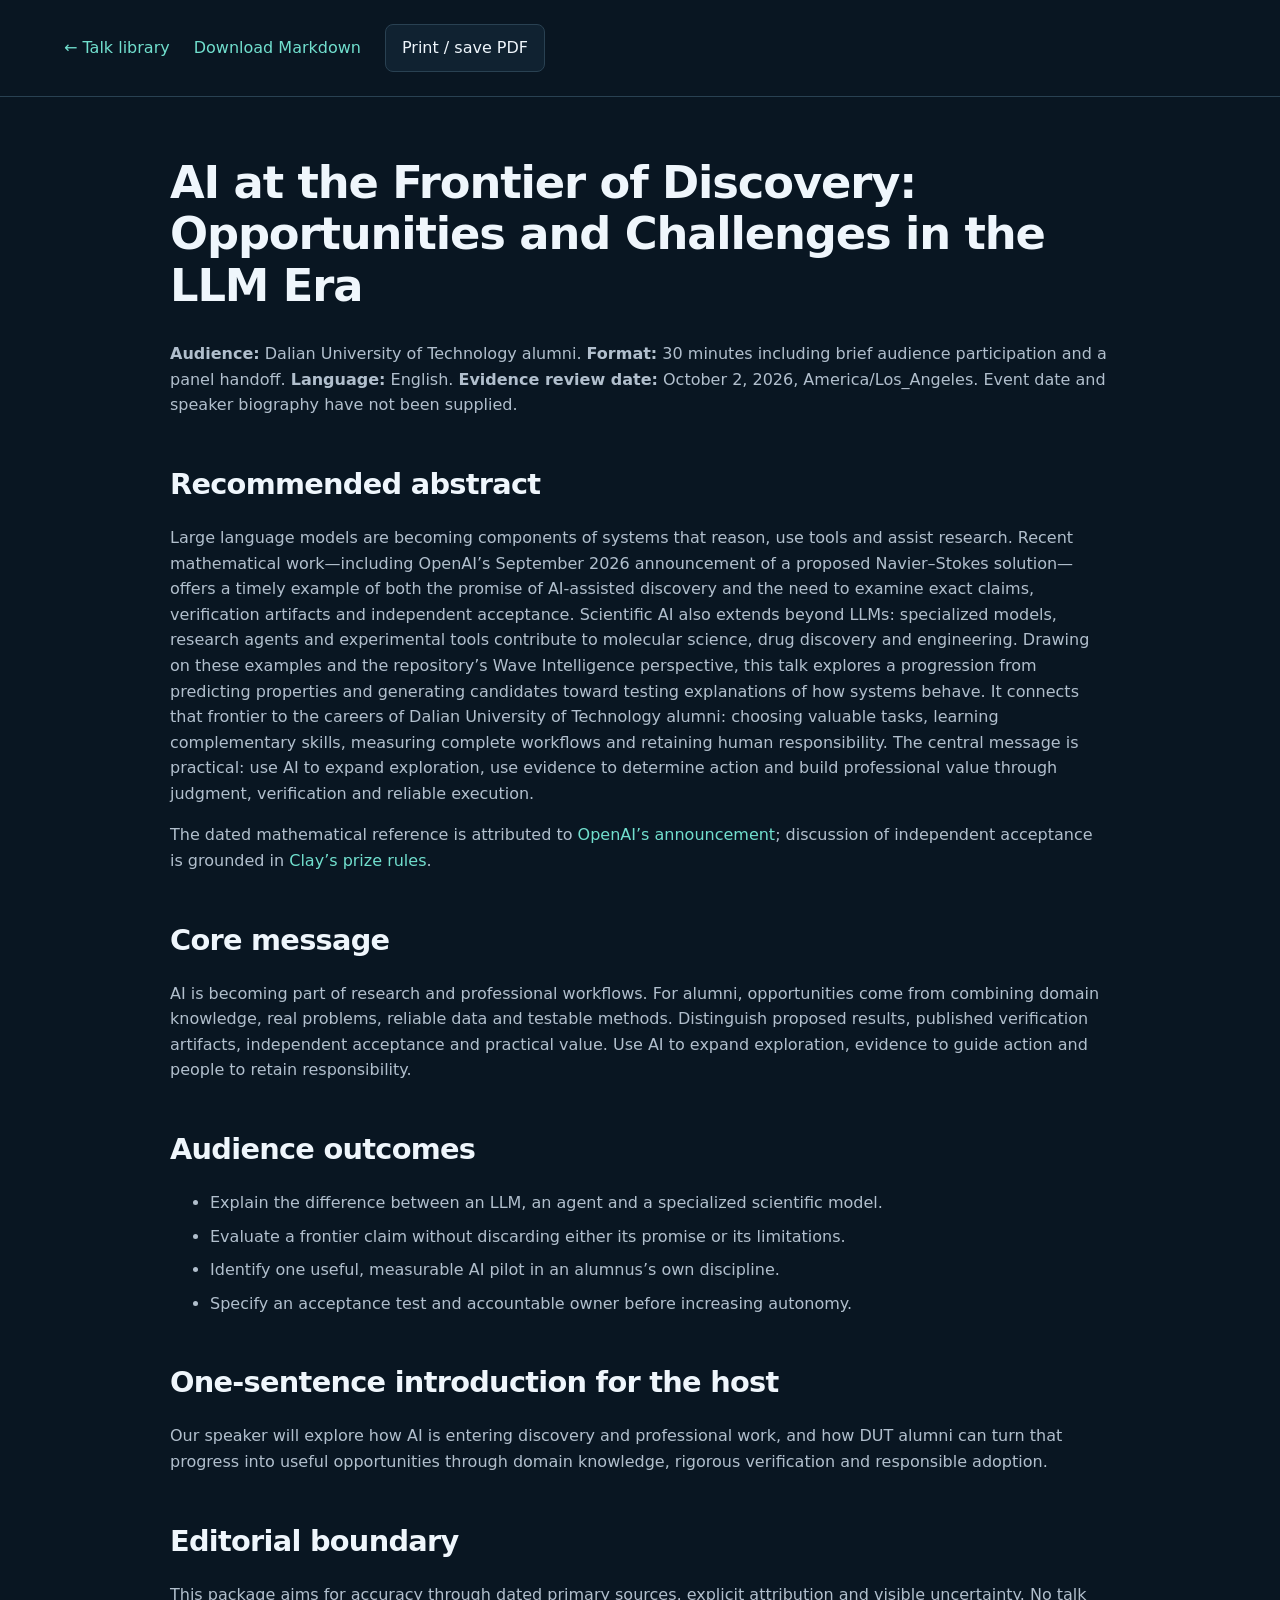
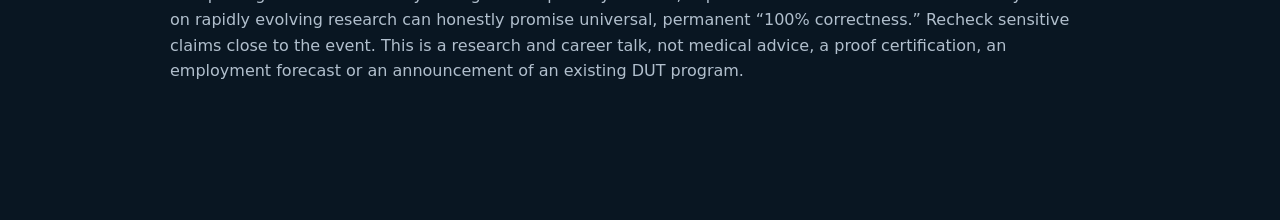
<file: public/read/00-abstract.html>
<!doctype html><html lang="en"><head><meta charset="utf-8"><meta name="viewport" content="width=device-width,initial-scale=1"><title>00-abstract · AI at the Frontier</title><link rel="stylesheet" href="../assets/style.css"></head><body class="reader"><a class="skip" href="#document">Skip to document</a><nav><a href="../index.html#library">← Talk library</a><a href="../downloads/docs/00-abstract.md" download>Download Markdown</a><button onclick="window.print()">Print / save PDF</button></nav><main id="document"><h1 id="ai-at-the-frontier-of-discovery-opportunities-and-challenges-in-the-llm-era">AI at the Frontier of Discovery: Opportunities and Challenges in the LLM Era</h1>
<p><strong>Audience:</strong> Dalian University of Technology alumni. <strong>Format:</strong> 30 minutes including brief audience participation and a panel handoff. <strong>Language:</strong> English. <strong>Evidence review date:</strong> October 2, 2026, America/Los_Angeles. Event date and speaker biography have not been supplied.</p>
<h2 id="recommended-abstract">Recommended abstract</h2>
<p>Large language models are becoming components of systems that reason, use tools and assist research. Recent mathematical work—including OpenAI’s September 2026 announcement of a proposed Navier–Stokes solution—offers a timely example of both the promise of AI-assisted discovery and the need to examine exact claims, verification artifacts and independent acceptance. Scientific AI also extends beyond LLMs: specialized models, research agents and experimental tools contribute to molecular science, drug discovery and engineering. Drawing on these examples and the repository’s Wave Intelligence perspective, this talk explores a progression from predicting properties and generating candidates toward testing explanations of how systems behave. It connects that frontier to the careers of Dalian University of Technology alumni: choosing valuable tasks, learning complementary skills, measuring complete workflows and retaining human responsibility. The central message is practical: use AI to expand exploration, use evidence to determine action and build professional value through judgment, verification and reliable execution.</p>
<p>The dated mathematical reference is attributed to <a href="https://openai.com/index/navier-stokes-solution/">OpenAI’s announcement</a>; discussion of independent acceptance is grounded in <a href="https://www.claymath.org/millennium-problems/rules/">Clay’s prize rules</a>.</p>
<h2 id="core-message">Core message</h2>
<p>AI is becoming part of research and professional workflows. For alumni, opportunities come from combining domain knowledge, real problems, reliable data and testable methods. Distinguish proposed results, published verification artifacts, independent acceptance and practical value. Use AI to expand exploration, evidence to guide action and people to retain responsibility.</p>
<h2 id="audience-outcomes">Audience outcomes</h2>
<ul><li>Explain the difference between an LLM, an agent and a specialized scientific model.</li><li>Evaluate a frontier claim without discarding either its promise or its limitations.</li><li>Identify one useful, measurable AI pilot in an alumnus’s own discipline.</li><li>Specify an acceptance test and accountable owner before increasing autonomy.</li></ul>
<h2 id="one-sentence-introduction-for-the-host">One-sentence introduction for the host</h2>
<p>Our speaker will explore how AI is entering discovery and professional work, and how DUT alumni can turn that progress into useful opportunities through domain knowledge, rigorous verification and responsible adoption.</p>
<h2 id="editorial-boundary">Editorial boundary</h2>
<p>This package aims for accuracy through dated primary sources, explicit attribution and visible uncertainty. No talk on rapidly evolving research can honestly promise universal, permanent “100% correctness.” Recheck sensitive claims close to the event. This is a research and career talk, not medical advice, a proof certification, an employment forecast or an announcement of an existing DUT program.</p></main><script type="module" src="../assets/reader.js"></script></body></html>
</file>
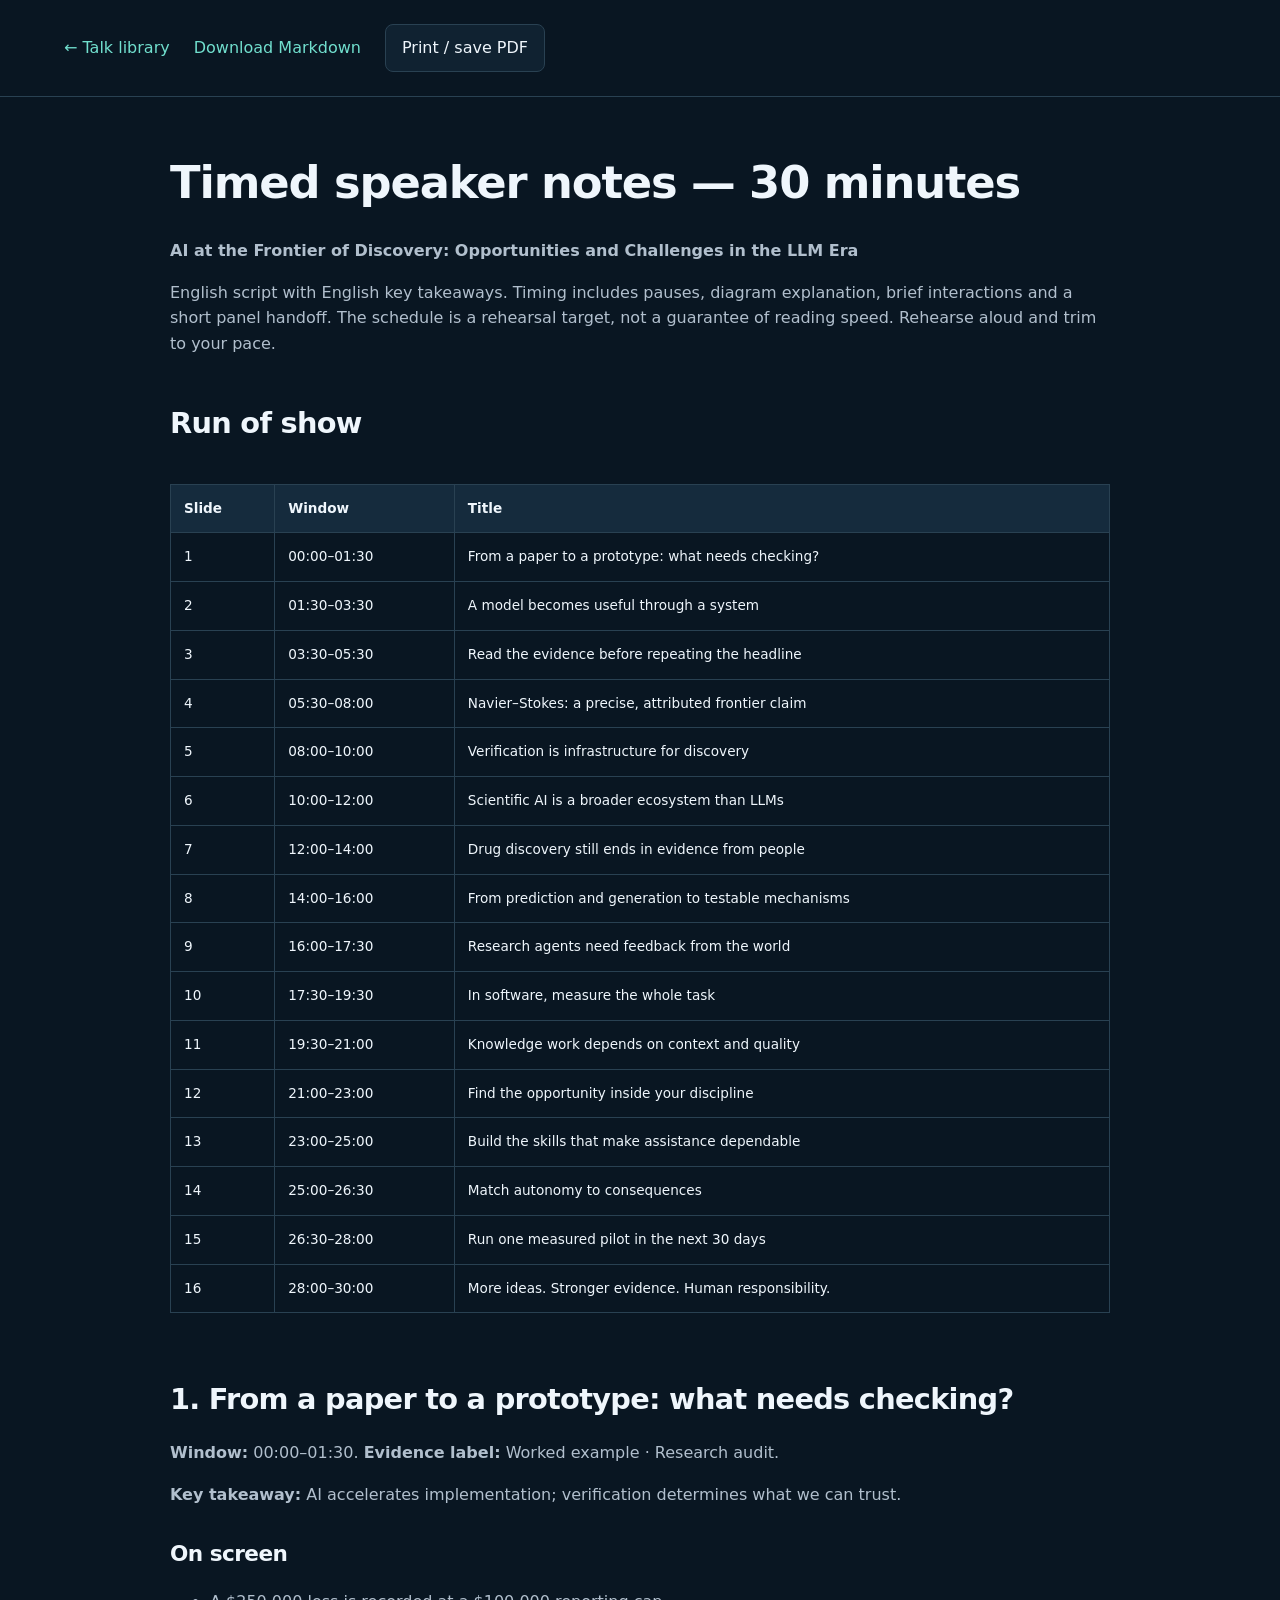
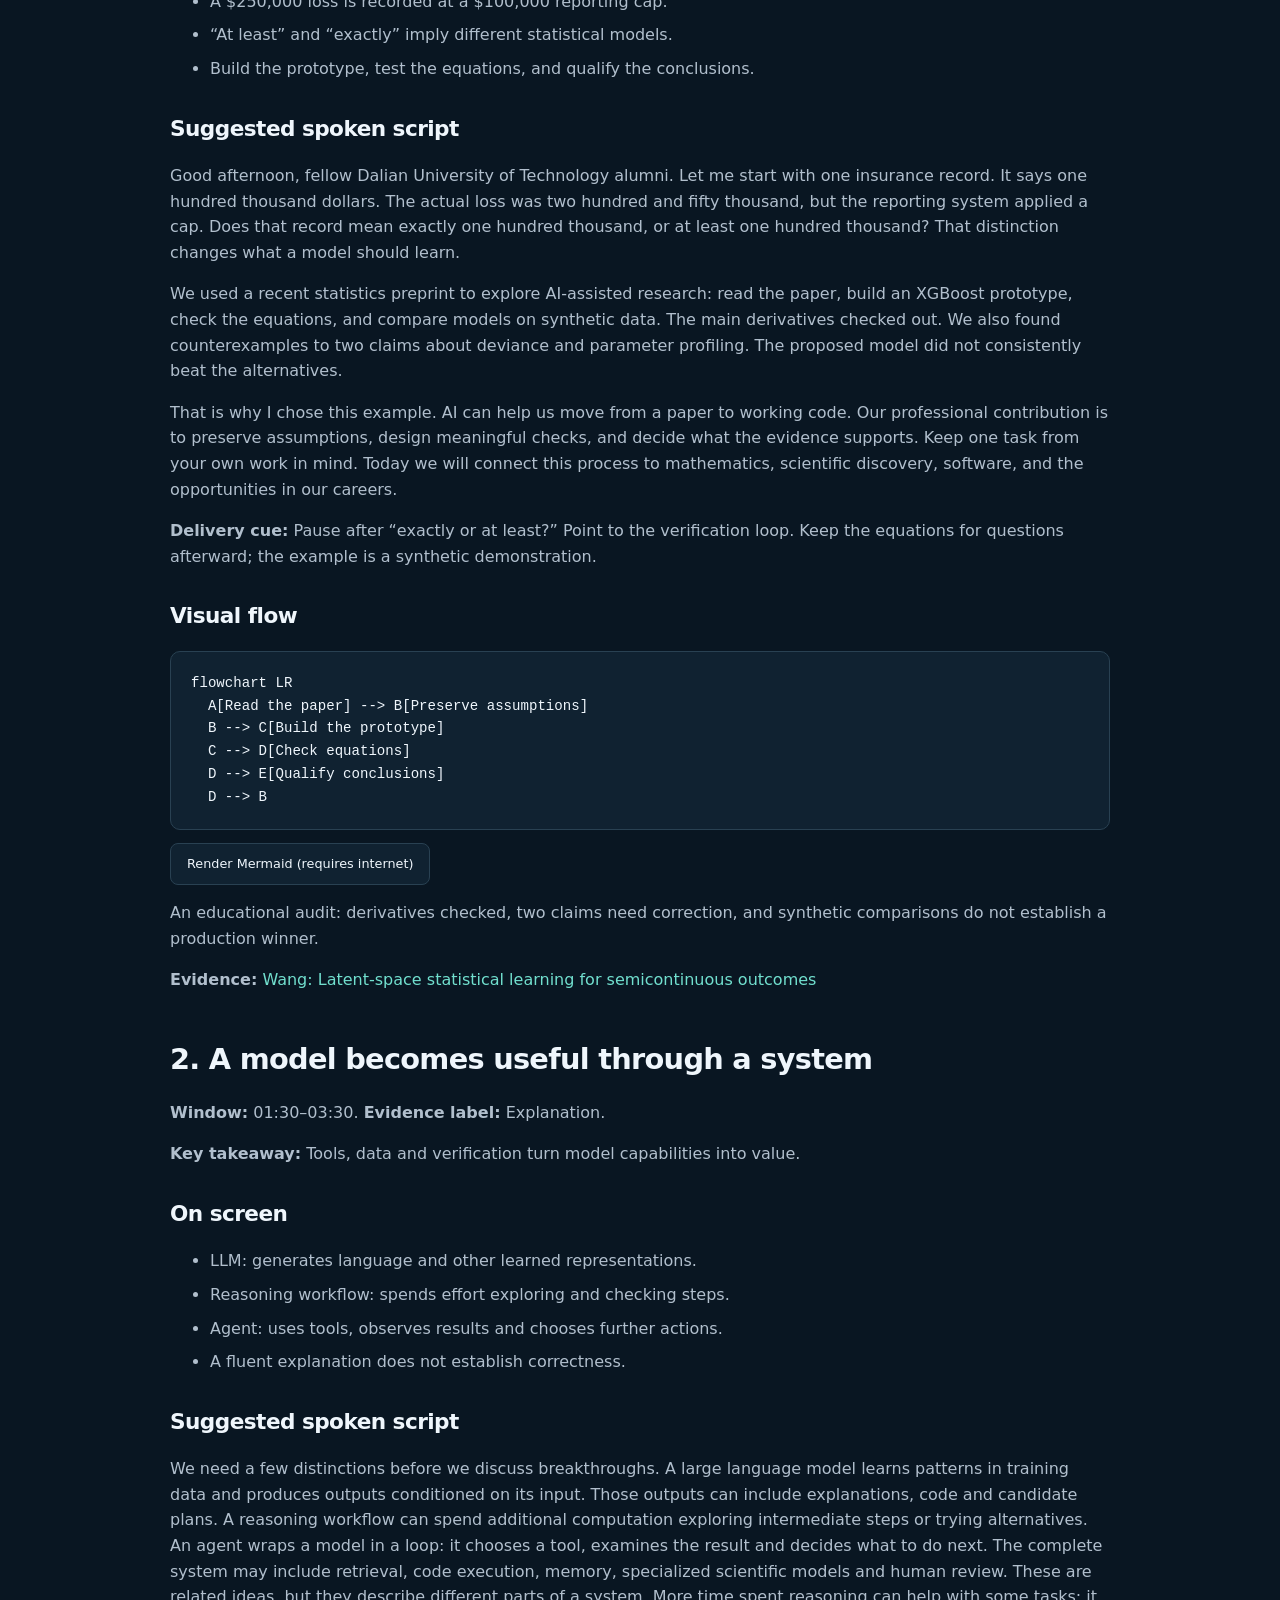
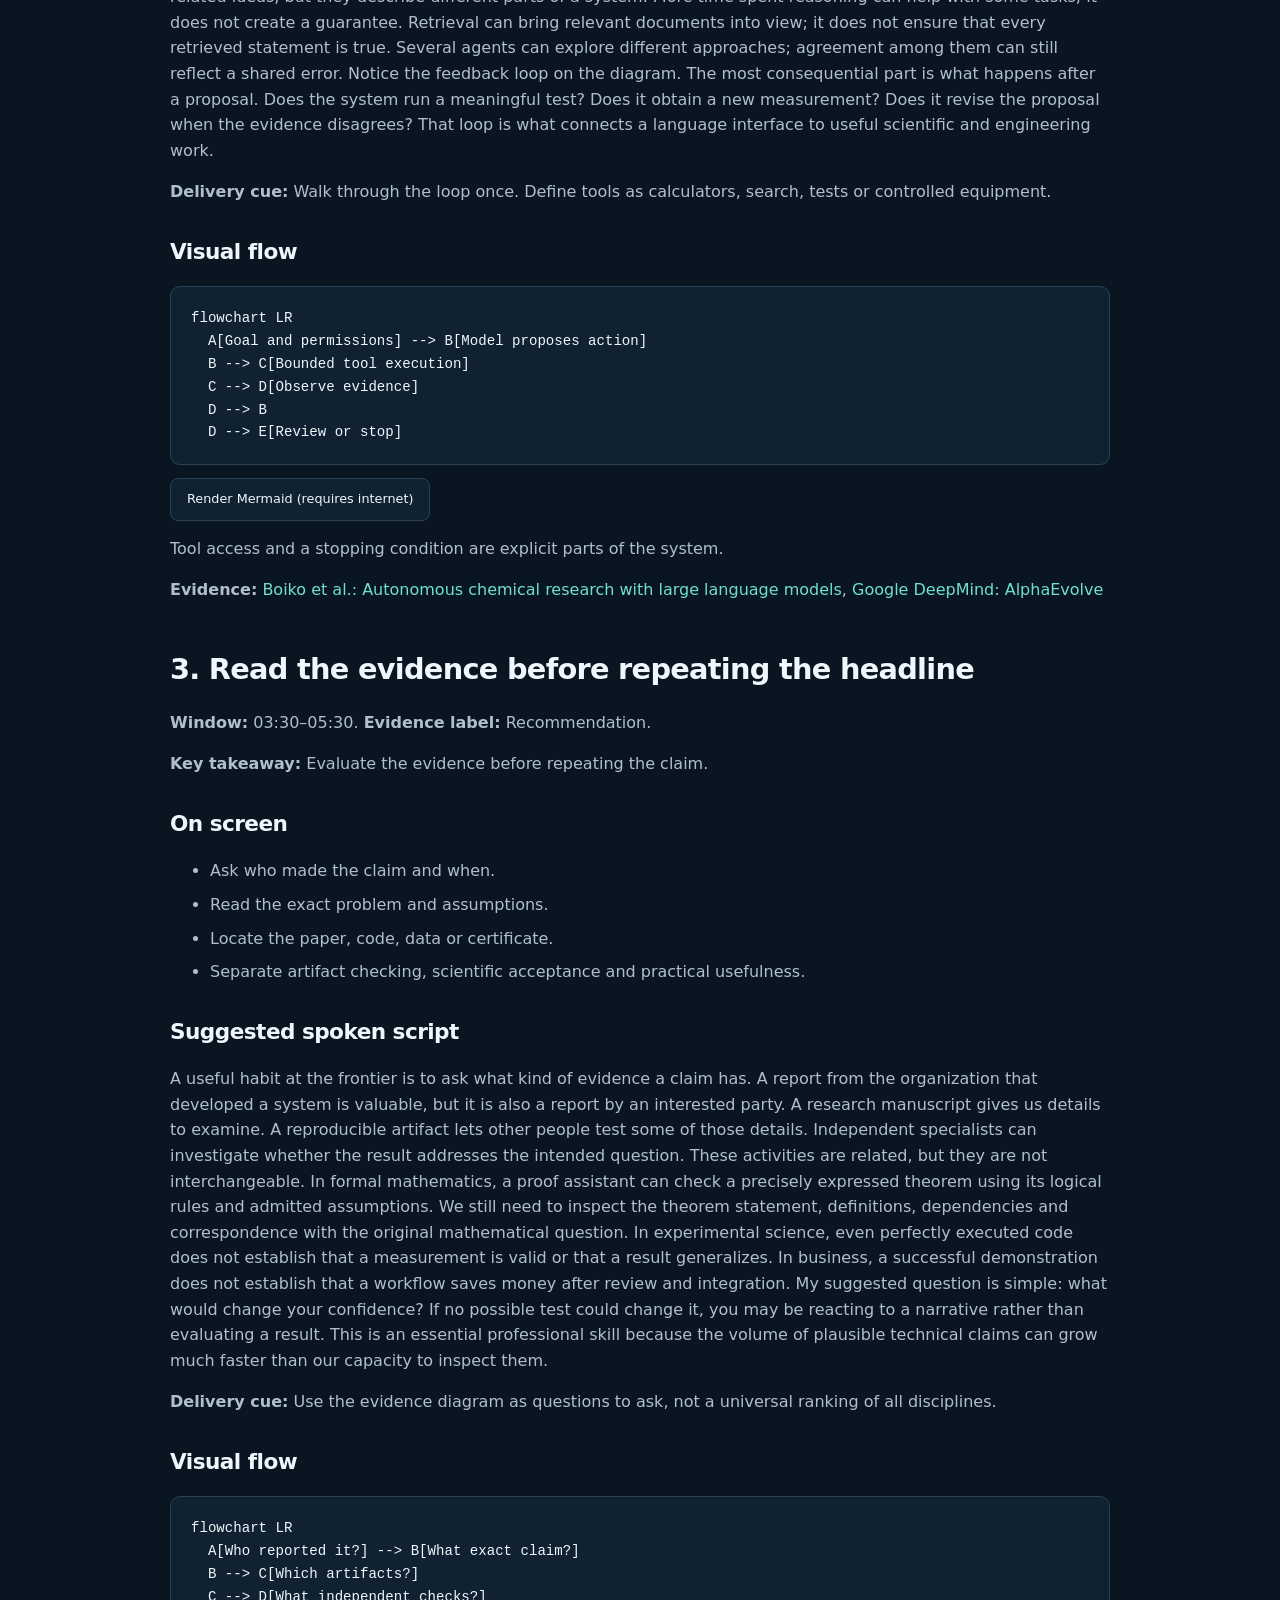
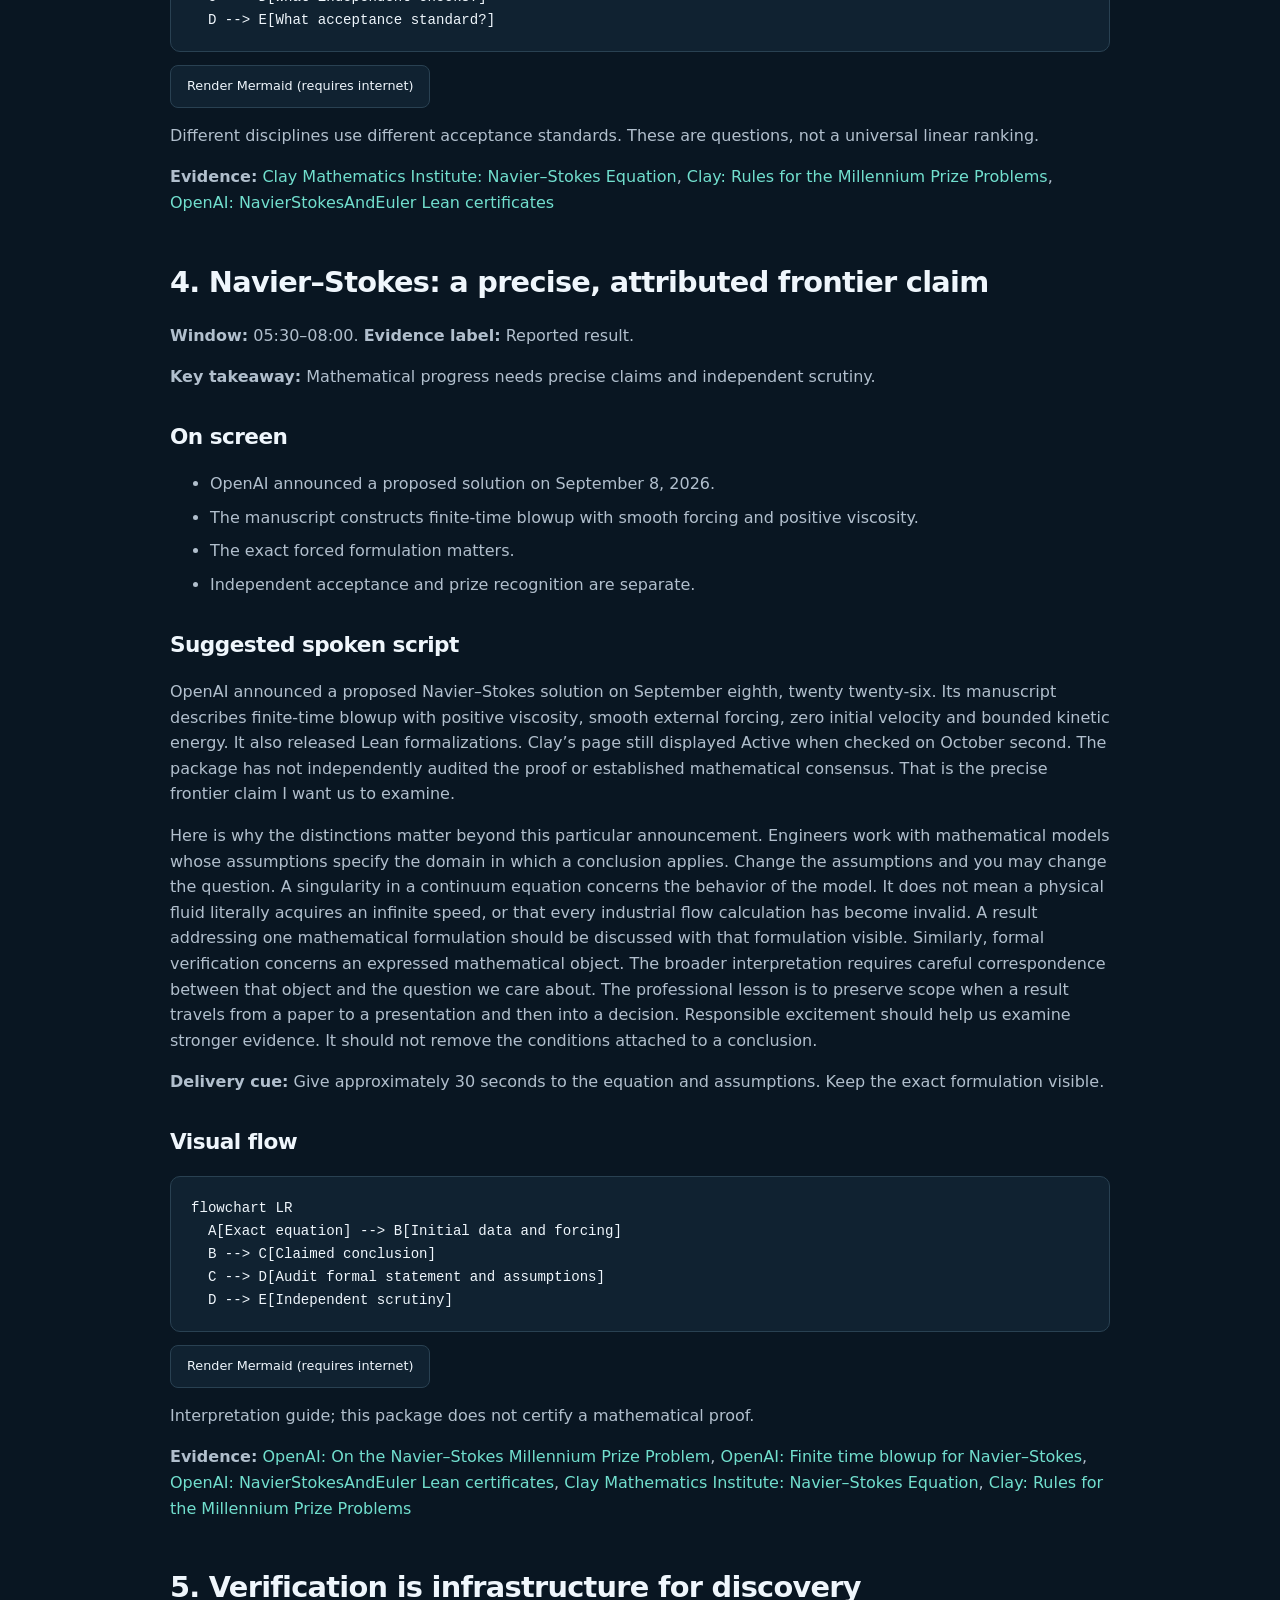
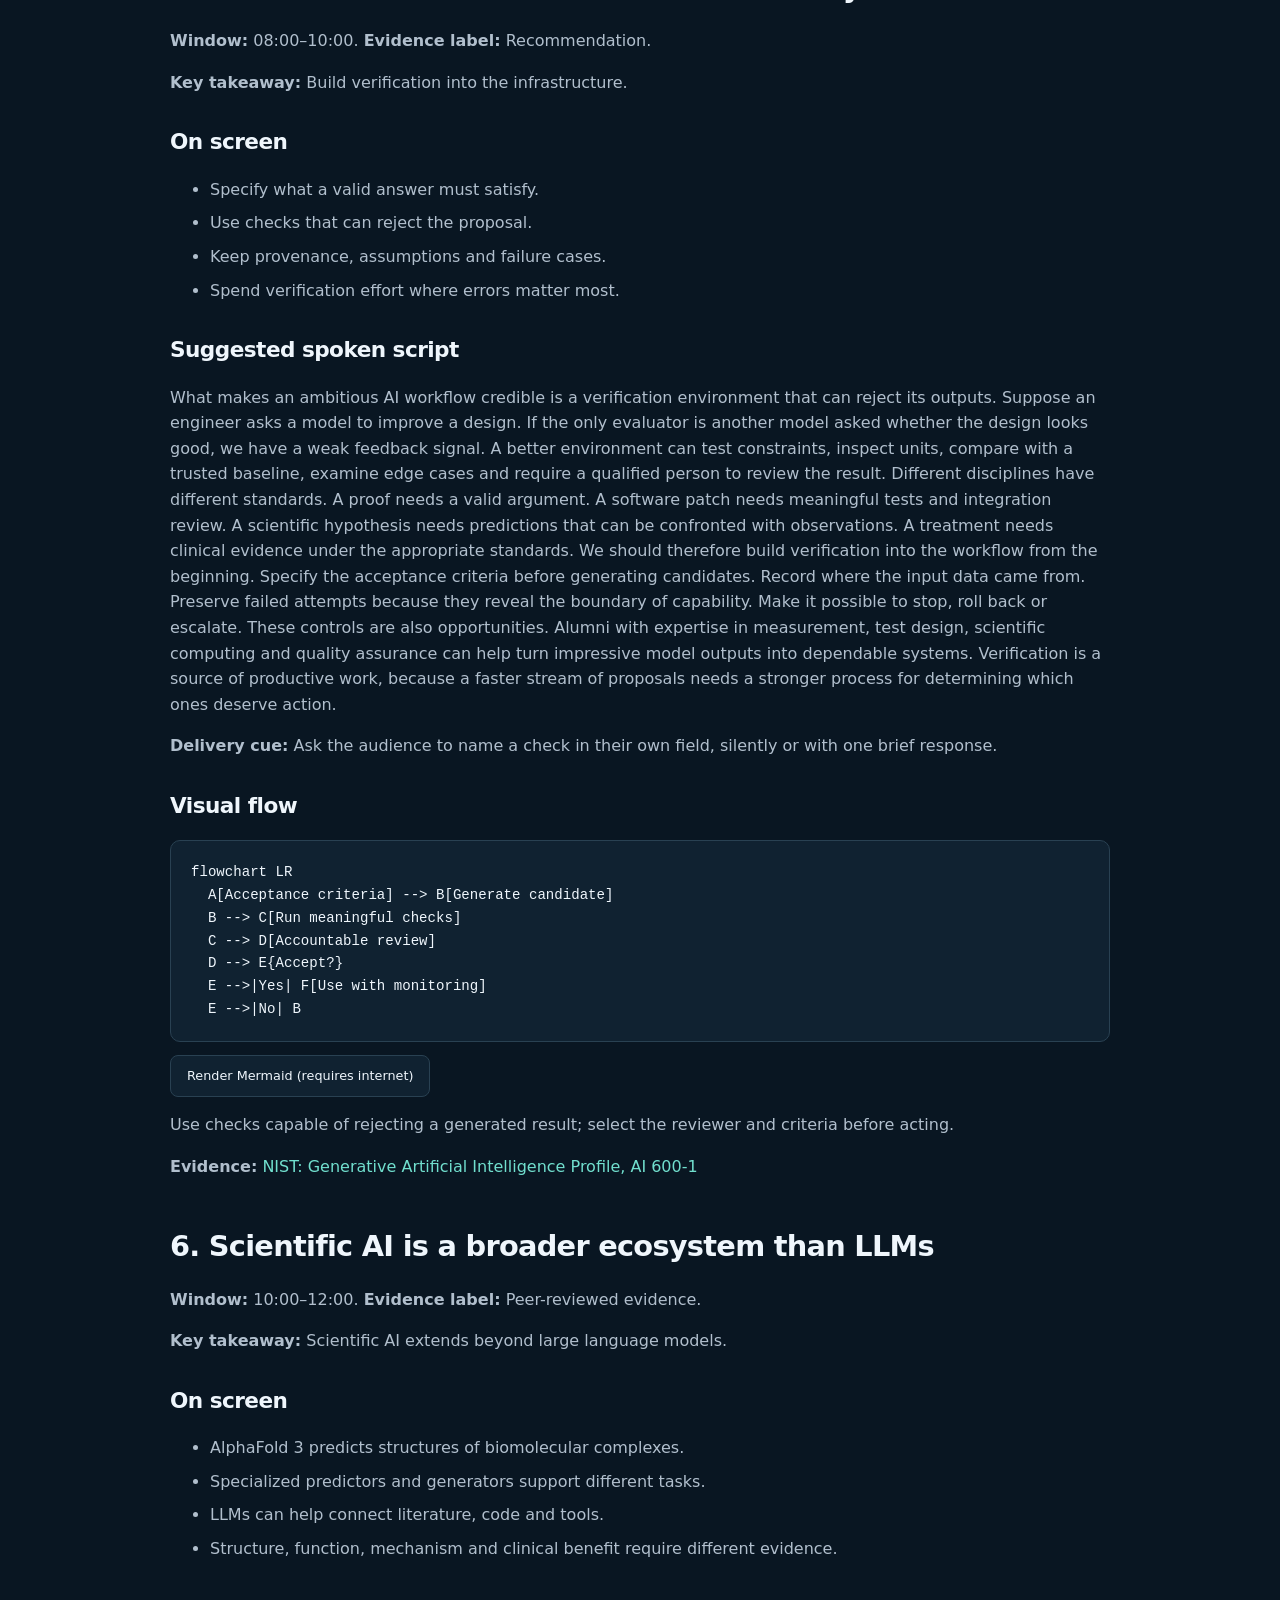
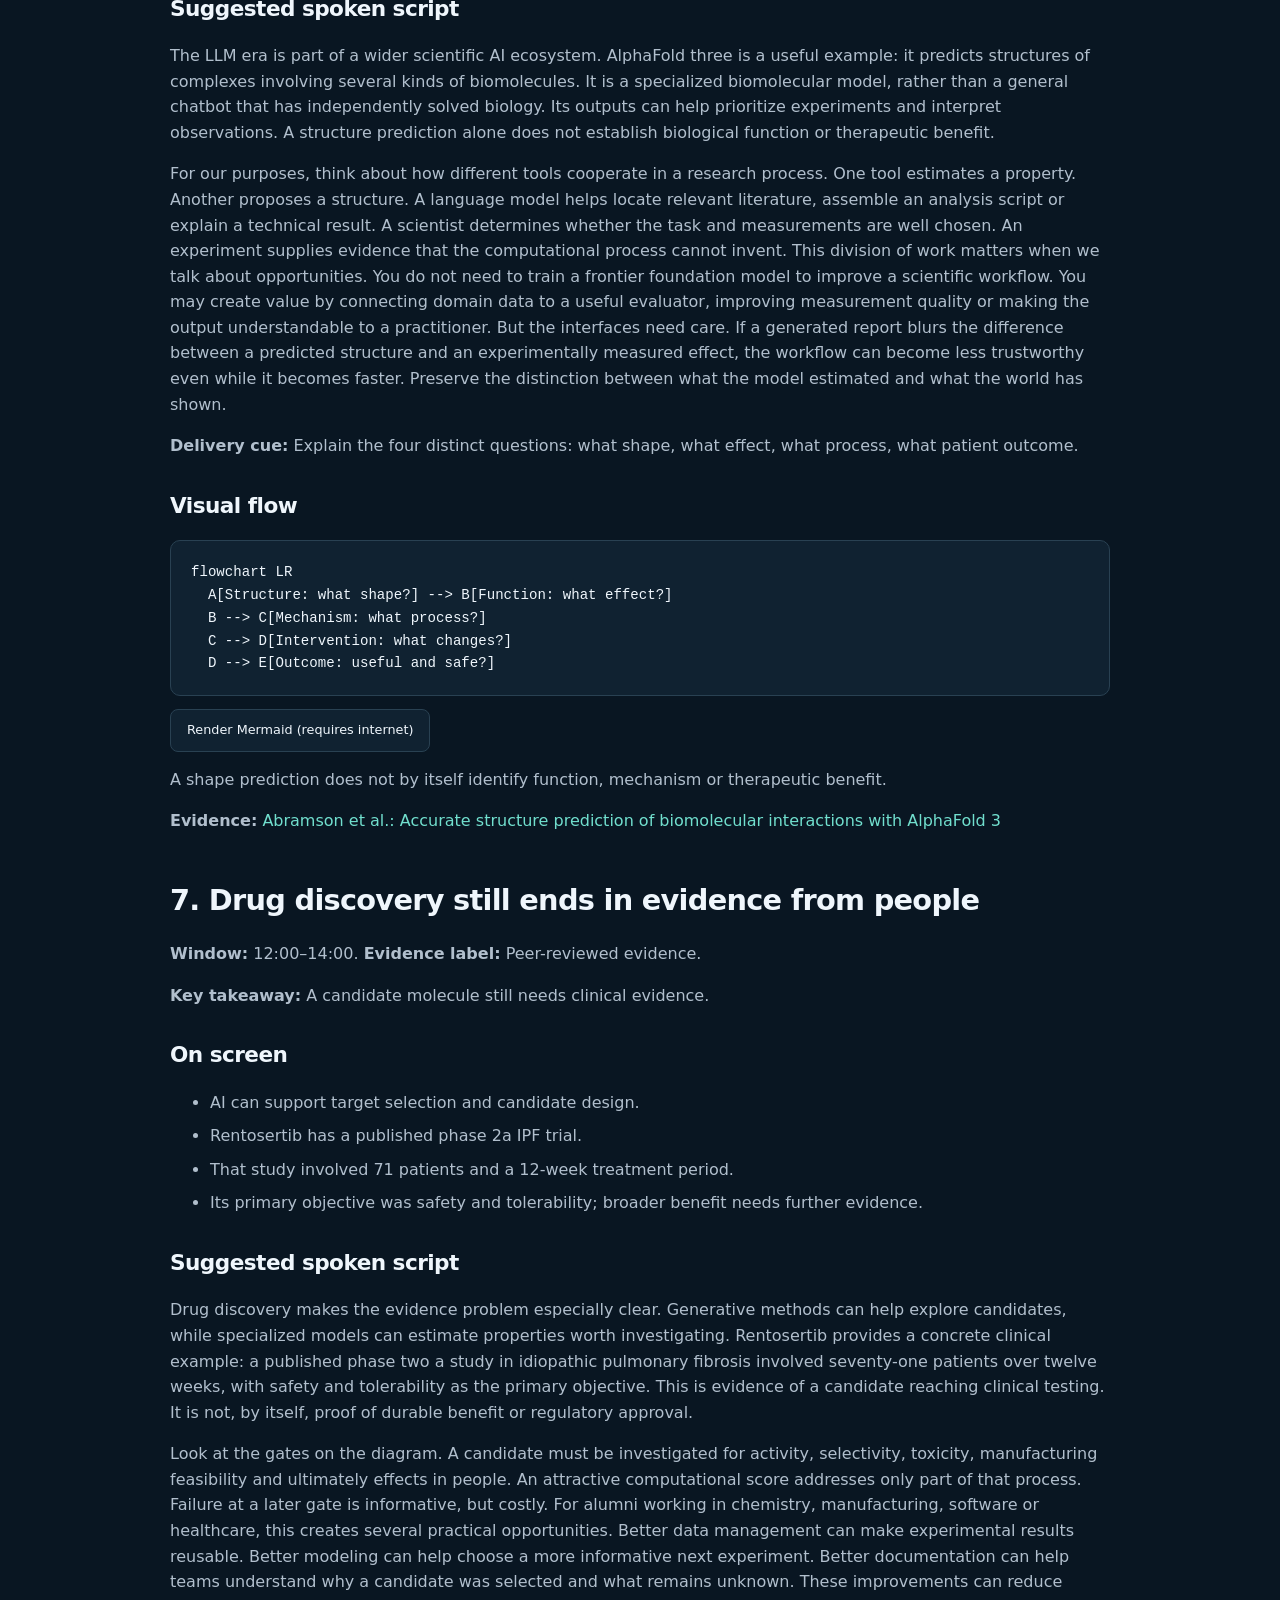
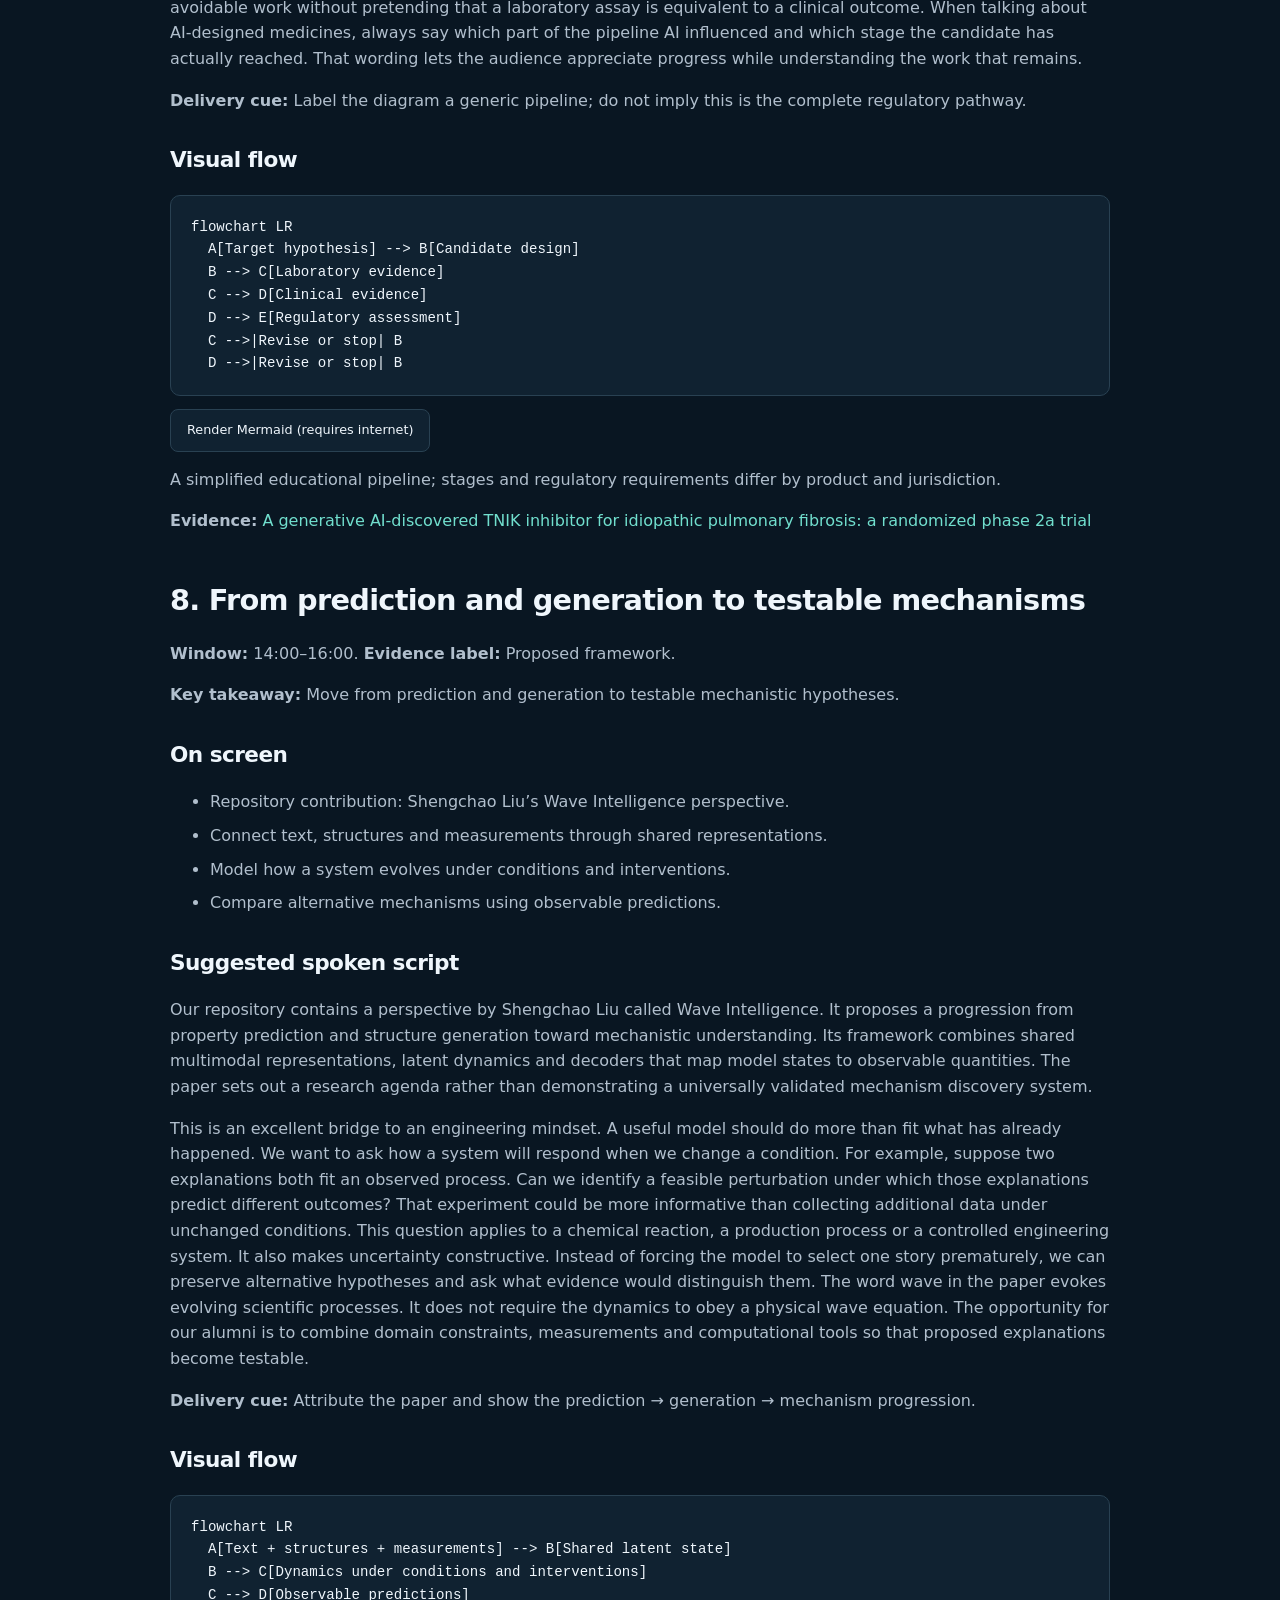
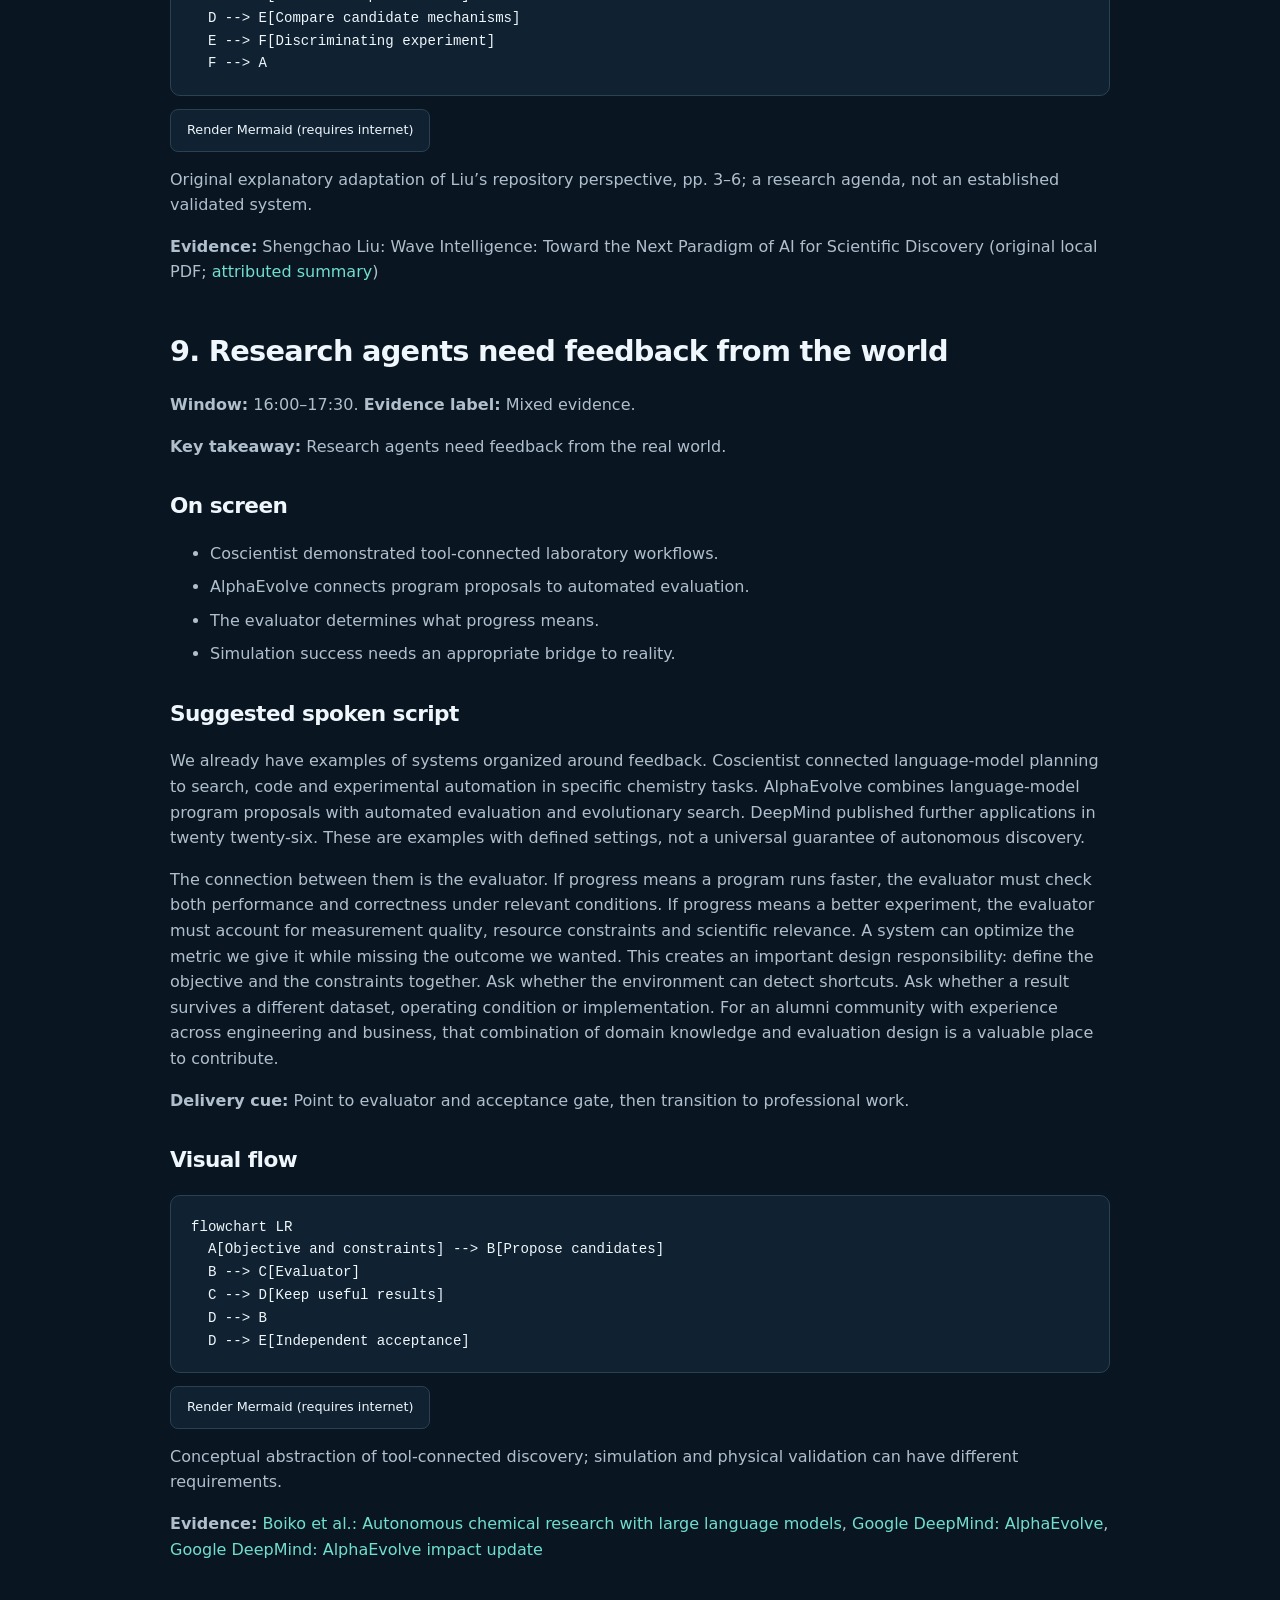
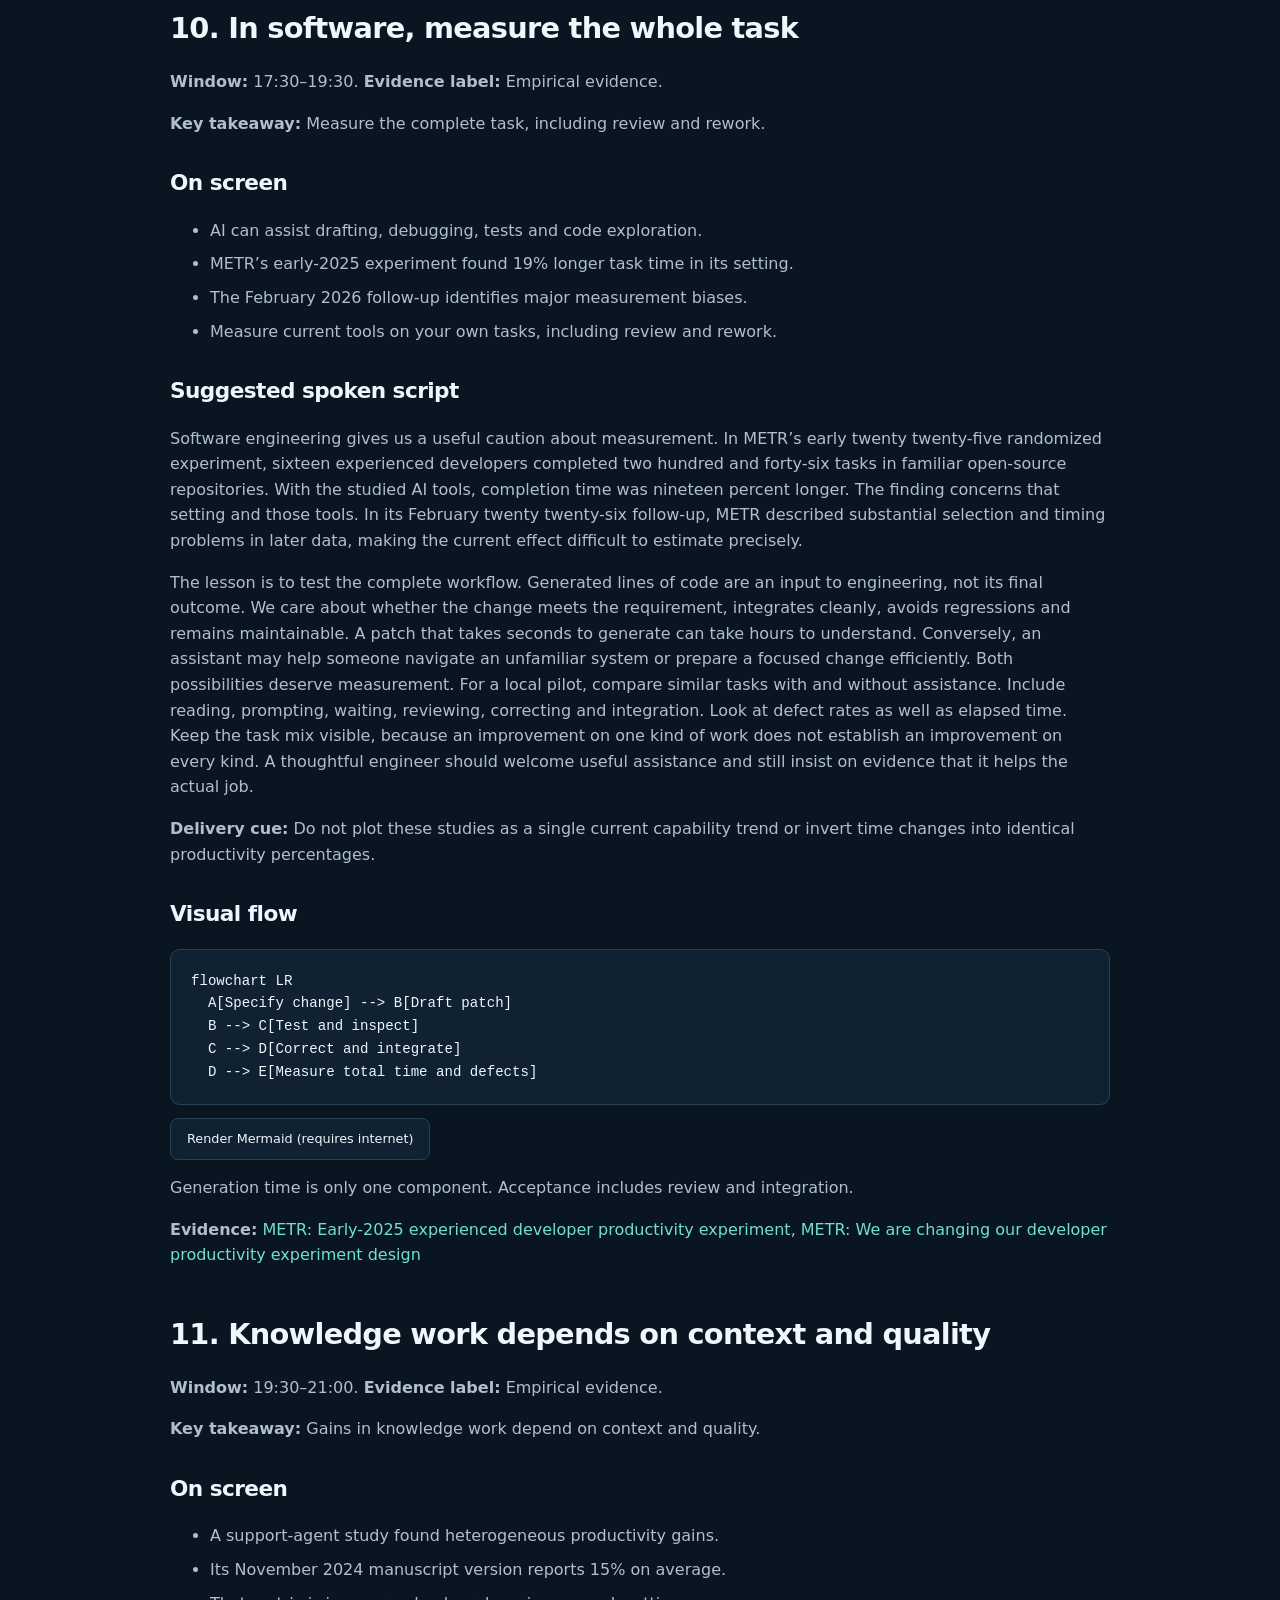
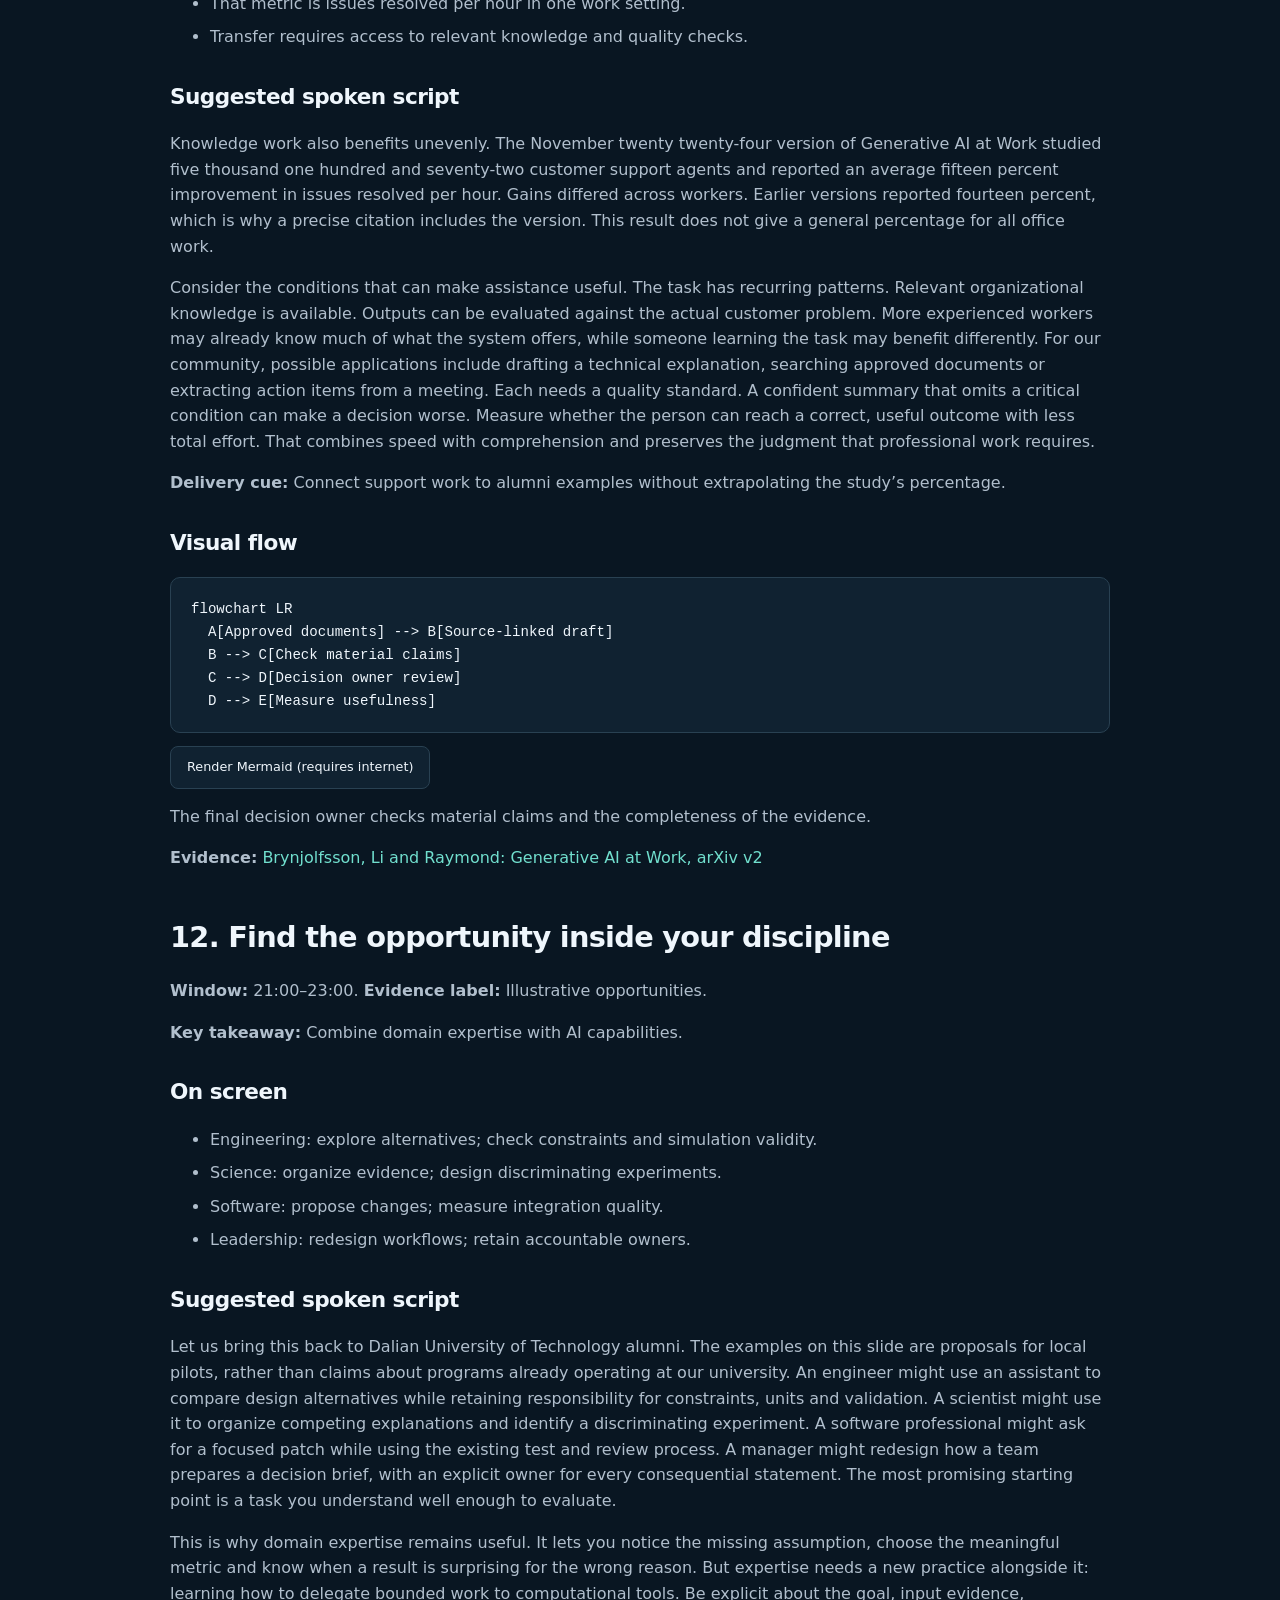
<file: public/read/01-speaker-notes.html>
<!doctype html><html lang="en"><head><meta charset="utf-8"><meta name="viewport" content="width=device-width,initial-scale=1"><title>01-speaker-notes · AI at the Frontier</title><link rel="stylesheet" href="../assets/style.css"></head><body class="reader"><a class="skip" href="#document">Skip to document</a><nav><a href="../index.html#library">← Talk library</a><a href="../downloads/docs/01-speaker-notes.md" download>Download Markdown</a><button onclick="window.print()">Print / save PDF</button></nav><main id="document"><h1 id="timed-speaker-notes--30-minutes">Timed speaker notes — 30 minutes</h1>
<p><strong>AI at the Frontier of Discovery: Opportunities and Challenges in the LLM Era</strong></p>
<p>English script with English key takeaways. Timing includes pauses, diagram explanation, brief interactions and a short panel handoff. The schedule is a rehearsal target, not a guarantee of reading speed. Rehearse aloud and trim to your pace.</p>
<h2 id="run-of-show">Run of show</h2>
<div class="table-scroll"><table><thead><tr><th>Slide</th><th>Window</th><th>Title</th></tr></thead><tbody><tr><td>1</td><td>00:00–01:30</td><td>From a paper to a prototype: what needs checking?</td></tr><tr><td>2</td><td>01:30–03:30</td><td>A model becomes useful through a system</td></tr><tr><td>3</td><td>03:30–05:30</td><td>Read the evidence before repeating the headline</td></tr><tr><td>4</td><td>05:30–08:00</td><td>Navier–Stokes: a precise, attributed frontier claim</td></tr><tr><td>5</td><td>08:00–10:00</td><td>Verification is infrastructure for discovery</td></tr><tr><td>6</td><td>10:00–12:00</td><td>Scientific AI is a broader ecosystem than LLMs</td></tr><tr><td>7</td><td>12:00–14:00</td><td>Drug discovery still ends in evidence from people</td></tr><tr><td>8</td><td>14:00–16:00</td><td>From prediction and generation to testable mechanisms</td></tr><tr><td>9</td><td>16:00–17:30</td><td>Research agents need feedback from the world</td></tr><tr><td>10</td><td>17:30–19:30</td><td>In software, measure the whole task</td></tr><tr><td>11</td><td>19:30–21:00</td><td>Knowledge work depends on context and quality</td></tr><tr><td>12</td><td>21:00–23:00</td><td>Find the opportunity inside your discipline</td></tr><tr><td>13</td><td>23:00–25:00</td><td>Build the skills that make assistance dependable</td></tr><tr><td>14</td><td>25:00–26:30</td><td>Match autonomy to consequences</td></tr><tr><td>15</td><td>26:30–28:00</td><td>Run one measured pilot in the next 30 days</td></tr><tr><td>16</td><td>28:00–30:00</td><td>More ideas. Stronger evidence. Human responsibility.</td></tr></tbody></table></div>
<h2 id="1-from-a-paper-to-a-prototype-what-needs-checking">1. From a paper to a prototype: what needs checking?</h2>
<p><strong>Window:</strong> 00:00–01:30. <strong>Evidence label:</strong> Worked example · Research audit.</p>
<p><strong>Key takeaway:</strong> AI accelerates implementation; verification determines what we can trust.</p>
<h3 id="on-screen">On screen</h3>
<ul><li>A $250,000 loss is recorded at a $100,000 reporting cap.</li><li>“At least” and “exactly” imply different statistical models.</li><li>Build the prototype, test the equations, and qualify the conclusions.</li></ul>
<h3 id="suggested-spoken-script">Suggested spoken script</h3>
<p>Good afternoon, fellow Dalian University of Technology alumni. Let me start with one insurance record. It says one hundred thousand dollars. The actual loss was two hundred and fifty thousand, but the reporting system applied a cap. Does that record mean exactly one hundred thousand, or at least one hundred thousand? That distinction changes what a model should learn.</p>
<p>We used a recent statistics preprint to explore AI-assisted research: read the paper, build an XGBoost prototype, check the equations, and compare models on synthetic data. The main derivatives checked out. We also found counterexamples to two claims about deviance and parameter profiling. The proposed model did not consistently beat the alternatives.</p>
<p>That is why I chose this example. AI can help us move from a paper to working code. Our professional contribution is to preserve assumptions, design meaningful checks, and decide what the evidence supports. Keep one task from your own work in mind. Today we will connect this process to mathematics, scientific discovery, software, and the opportunities in our careers.</p>
<p><strong>Delivery cue:</strong> Pause after “exactly or at least?” Point to the verification loop. Keep the equations for questions afterward; the example is a synthetic demonstration.</p>
<h3 id="visual-flow">Visual flow</h3>
<div class="mermaid-source"><pre><code>flowchart LR
  A[Read the paper] --&gt; B[Preserve assumptions]
  B --&gt; C[Build the prototype]
  C --&gt; D[Check equations]
  D --&gt; E[Qualify conclusions]
  D --&gt; B</code></pre><button class="render-mermaid" type="button">Render Mermaid (requires internet)</button><div class="mermaid-output"></div></div>
<p>An educational audit: derivatives checked, two claims need correction, and synthetic comparisons do not establish a production winner.</p>
<p><strong>Evidence:</strong> <a href="https://arxiv.org/abs/2608.26286v2">Wang: Latent-space statistical learning for semicontinuous outcomes</a></p>
<h2 id="2-a-model-becomes-useful-through-a-system">2. A model becomes useful through a system</h2>
<p><strong>Window:</strong> 01:30–03:30. <strong>Evidence label:</strong> Explanation.</p>
<p><strong>Key takeaway:</strong> Tools, data and verification turn model capabilities into value.</p>
<h3 id="on-screen-1">On screen</h3>
<ul><li>LLM: generates language and other learned representations.</li><li>Reasoning workflow: spends effort exploring and checking steps.</li><li>Agent: uses tools, observes results and chooses further actions.</li><li>A fluent explanation does not establish correctness.</li></ul>
<h3 id="suggested-spoken-script-1">Suggested spoken script</h3>
<p>We need a few distinctions before we discuss breakthroughs. A large language model learns patterns in training data and produces outputs conditioned on its input. Those outputs can include explanations, code and candidate plans. A reasoning workflow can spend additional computation exploring intermediate steps or trying alternatives. An agent wraps a model in a loop: it chooses a tool, examines the result and decides what to do next. The complete system may include retrieval, code execution, memory, specialized scientific models and human review. These are related ideas, but they describe different parts of a system. More time spent reasoning can help with some tasks; it does not create a guarantee. Retrieval can bring relevant documents into view; it does not ensure that every retrieved statement is true. Several agents can explore different approaches; agreement among them can still reflect a shared error. Notice the feedback loop on the diagram. The most consequential part is what happens after a proposal. Does the system run a meaningful test? Does it obtain a new measurement? Does it revise the proposal when the evidence disagrees? That loop is what connects a language interface to useful scientific and engineering work.</p>
<p><strong>Delivery cue:</strong> Walk through the loop once. Define tools as calculators, search, tests or controlled equipment.</p>
<h3 id="visual-flow-1">Visual flow</h3>
<div class="mermaid-source"><pre><code>flowchart LR
  A[Goal and permissions] --&gt; B[Model proposes action]
  B --&gt; C[Bounded tool execution]
  C --&gt; D[Observe evidence]
  D --&gt; B
  D --&gt; E[Review or stop]</code></pre><button class="render-mermaid" type="button">Render Mermaid (requires internet)</button><div class="mermaid-output"></div></div>
<p>Tool access and a stopping condition are explicit parts of the system.</p>
<p><strong>Evidence:</strong> <a href="https://www.nature.com/articles/s41586-023-06792-0">Boiko et al.: Autonomous chemical research with large language models</a>, <a href="https://deepmind.google/blog/alphaevolve-a-gemini-powered-coding-agent-for-designing-advanced-algorithms/">Google DeepMind: AlphaEvolve</a></p>
<h2 id="3-read-the-evidence-before-repeating-the-headline">3. Read the evidence before repeating the headline</h2>
<p><strong>Window:</strong> 03:30–05:30. <strong>Evidence label:</strong> Recommendation.</p>
<p><strong>Key takeaway:</strong> Evaluate the evidence before repeating the claim.</p>
<h3 id="on-screen-2">On screen</h3>
<ul><li>Ask who made the claim and when.</li><li>Read the exact problem and assumptions.</li><li>Locate the paper, code, data or certificate.</li><li>Separate artifact checking, scientific acceptance and practical usefulness.</li></ul>
<h3 id="suggested-spoken-script-2">Suggested spoken script</h3>
<p>A useful habit at the frontier is to ask what kind of evidence a claim has. A report from the organization that developed a system is valuable, but it is also a report by an interested party. A research manuscript gives us details to examine. A reproducible artifact lets other people test some of those details. Independent specialists can investigate whether the result addresses the intended question. These activities are related, but they are not interchangeable. In formal mathematics, a proof assistant can check a precisely expressed theorem using its logical rules and admitted assumptions. We still need to inspect the theorem statement, definitions, dependencies and correspondence with the original mathematical question. In experimental science, even perfectly executed code does not establish that a measurement is valid or that a result generalizes. In business, a successful demonstration does not establish that a workflow saves money after review and integration. My suggested question is simple: what would change your confidence? If no possible test could change it, you may be reacting to a narrative rather than evaluating a result. This is an essential professional skill because the volume of plausible technical claims can grow much faster than our capacity to inspect them.</p>
<p><strong>Delivery cue:</strong> Use the evidence diagram as questions to ask, not a universal ranking of all disciplines.</p>
<h3 id="visual-flow-2">Visual flow</h3>
<div class="mermaid-source"><pre><code>flowchart LR
  A[Who reported it?] --&gt; B[What exact claim?]
  B --&gt; C[Which artifacts?]
  C --&gt; D[What independent checks?]
  D --&gt; E[What acceptance standard?]</code></pre><button class="render-mermaid" type="button">Render Mermaid (requires internet)</button><div class="mermaid-output"></div></div>
<p>Different disciplines use different acceptance standards. These are questions, not a universal linear ranking.</p>
<p><strong>Evidence:</strong> <a href="https://www.claymath.org/millennium/navier-stokes-equation/">Clay Mathematics Institute: Navier–Stokes Equation</a>, <a href="https://www.claymath.org/millennium-problems/rules/">Clay: Rules for the Millennium Prize Problems</a>, <a href="https://github.com/openai/NavierStokesAndEuler">OpenAI: NavierStokesAndEuler Lean certificates</a></p>
<h2 id="4-navierstokes-a-precise-attributed-frontier-claim">4. Navier–Stokes: a precise, attributed frontier claim</h2>
<p><strong>Window:</strong> 05:30–08:00. <strong>Evidence label:</strong> Reported result.</p>
<p><strong>Key takeaway:</strong> Mathematical progress needs precise claims and independent scrutiny.</p>
<h3 id="on-screen-3">On screen</h3>
<ul><li>OpenAI announced a proposed solution on September 8, 2026.</li><li>The manuscript constructs finite-time blowup with smooth forcing and positive viscosity.</li><li>The exact forced formulation matters.</li><li>Independent acceptance and prize recognition are separate.</li></ul>
<h3 id="suggested-spoken-script-3">Suggested spoken script</h3>
<p>OpenAI announced a proposed Navier–Stokes solution on September eighth, twenty twenty-six. Its manuscript describes finite-time blowup with positive viscosity, smooth external forcing, zero initial velocity and bounded kinetic energy. It also released Lean formalizations. Clay’s page still displayed Active when checked on October second. The package has not independently audited the proof or established mathematical consensus. That is the precise frontier claim I want us to examine.</p>
<p>Here is why the distinctions matter beyond this particular announcement. Engineers work with mathematical models whose assumptions specify the domain in which a conclusion applies. Change the assumptions and you may change the question. A singularity in a continuum equation concerns the behavior of the model. It does not mean a physical fluid literally acquires an infinite speed, or that every industrial flow calculation has become invalid. A result addressing one mathematical formulation should be discussed with that formulation visible. Similarly, formal verification concerns an expressed mathematical object. The broader interpretation requires careful correspondence between that object and the question we care about. The professional lesson is to preserve scope when a result travels from a paper to a presentation and then into a decision. Responsible excitement should help us examine stronger evidence. It should not remove the conditions attached to a conclusion.</p>
<p><strong>Delivery cue:</strong> Give approximately 30 seconds to the equation and assumptions. Keep the exact formulation visible.</p>
<h3 id="visual-flow-3">Visual flow</h3>
<div class="mermaid-source"><pre><code>flowchart LR
  A[Exact equation] --&gt; B[Initial data and forcing]
  B --&gt; C[Claimed conclusion]
  C --&gt; D[Audit formal statement and assumptions]
  D --&gt; E[Independent scrutiny]</code></pre><button class="render-mermaid" type="button">Render Mermaid (requires internet)</button><div class="mermaid-output"></div></div>
<p>Interpretation guide; this package does not certify a mathematical proof.</p>
<p><strong>Evidence:</strong> <a href="https://openai.com/index/navier-stokes-solution/">OpenAI: On the Navier–Stokes Millennium Prize Problem</a>, <a href="https://cdn.openai.com/pdf/32d9f210-8b73-45e0-91bc-82a30aef8a9a/navier-stokes.pdf">OpenAI: Finite time blowup for Navier–Stokes</a>, <a href="https://github.com/openai/NavierStokesAndEuler">OpenAI: NavierStokesAndEuler Lean certificates</a>, <a href="https://www.claymath.org/millennium/navier-stokes-equation/">Clay Mathematics Institute: Navier–Stokes Equation</a>, <a href="https://www.claymath.org/millennium-problems/rules/">Clay: Rules for the Millennium Prize Problems</a></p>
<h2 id="5-verification-is-infrastructure-for-discovery">5. Verification is infrastructure for discovery</h2>
<p><strong>Window:</strong> 08:00–10:00. <strong>Evidence label:</strong> Recommendation.</p>
<p><strong>Key takeaway:</strong> Build verification into the infrastructure.</p>
<h3 id="on-screen-4">On screen</h3>
<ul><li>Specify what a valid answer must satisfy.</li><li>Use checks that can reject the proposal.</li><li>Keep provenance, assumptions and failure cases.</li><li>Spend verification effort where errors matter most.</li></ul>
<h3 id="suggested-spoken-script-4">Suggested spoken script</h3>
<p>What makes an ambitious AI workflow credible is a verification environment that can reject its outputs. Suppose an engineer asks a model to improve a design. If the only evaluator is another model asked whether the design looks good, we have a weak feedback signal. A better environment can test constraints, inspect units, compare with a trusted baseline, examine edge cases and require a qualified person to review the result. Different disciplines have different standards. A proof needs a valid argument. A software patch needs meaningful tests and integration review. A scientific hypothesis needs predictions that can be confronted with observations. A treatment needs clinical evidence under the appropriate standards. We should therefore build verification into the workflow from the beginning. Specify the acceptance criteria before generating candidates. Record where the input data came from. Preserve failed attempts because they reveal the boundary of capability. Make it possible to stop, roll back or escalate. These controls are also opportunities. Alumni with expertise in measurement, test design, scientific computing and quality assurance can help turn impressive model outputs into dependable systems. Verification is a source of productive work, because a faster stream of proposals needs a stronger process for determining which ones deserve action.</p>
<p><strong>Delivery cue:</strong> Ask the audience to name a check in their own field, silently or with one brief response.</p>
<h3 id="visual-flow-4">Visual flow</h3>
<div class="mermaid-source"><pre><code>flowchart LR
  A[Acceptance criteria] --&gt; B[Generate candidate]
  B --&gt; C[Run meaningful checks]
  C --&gt; D[Accountable review]
  D --&gt; E{Accept?}
  E --&gt;|Yes| F[Use with monitoring]
  E --&gt;|No| B</code></pre><button class="render-mermaid" type="button">Render Mermaid (requires internet)</button><div class="mermaid-output"></div></div>
<p>Use checks capable of rejecting a generated result; select the reviewer and criteria before acting.</p>
<p><strong>Evidence:</strong> <a href="https://nvlpubs.nist.gov/nistpubs/ai/NIST.AI.600-1.pdf">NIST: Generative Artificial Intelligence Profile, AI 600-1</a></p>
<h2 id="6-scientific-ai-is-a-broader-ecosystem-than-llms">6. Scientific AI is a broader ecosystem than LLMs</h2>
<p><strong>Window:</strong> 10:00–12:00. <strong>Evidence label:</strong> Peer-reviewed evidence.</p>
<p><strong>Key takeaway:</strong> Scientific AI extends beyond large language models.</p>
<h3 id="on-screen-5">On screen</h3>
<ul><li>AlphaFold 3 predicts structures of biomolecular complexes.</li><li>Specialized predictors and generators support different tasks.</li><li>LLMs can help connect literature, code and tools.</li><li>Structure, function, mechanism and clinical benefit require different evidence.</li></ul>
<h3 id="suggested-spoken-script-5">Suggested spoken script</h3>
<p>The LLM era is part of a wider scientific AI ecosystem. AlphaFold three is a useful example: it predicts structures of complexes involving several kinds of biomolecules. It is a specialized biomolecular model, rather than a general chatbot that has independently solved biology. Its outputs can help prioritize experiments and interpret observations. A structure prediction alone does not establish biological function or therapeutic benefit.</p>
<p>For our purposes, think about how different tools cooperate in a research process. One tool estimates a property. Another proposes a structure. A language model helps locate relevant literature, assemble an analysis script or explain a technical result. A scientist determines whether the task and measurements are well chosen. An experiment supplies evidence that the computational process cannot invent. This division of work matters when we talk about opportunities. You do not need to train a frontier foundation model to improve a scientific workflow. You may create value by connecting domain data to a useful evaluator, improving measurement quality or making the output understandable to a practitioner. But the interfaces need care. If a generated report blurs the difference between a predicted structure and an experimentally measured effect, the workflow can become less trustworthy even while it becomes faster. Preserve the distinction between what the model estimated and what the world has shown.</p>
<p><strong>Delivery cue:</strong> Explain the four distinct questions: what shape, what effect, what process, what patient outcome.</p>
<h3 id="visual-flow-5">Visual flow</h3>
<div class="mermaid-source"><pre><code>flowchart LR
  A[Structure: what shape?] --&gt; B[Function: what effect?]
  B --&gt; C[Mechanism: what process?]
  C --&gt; D[Intervention: what changes?]
  D --&gt; E[Outcome: useful and safe?]</code></pre><button class="render-mermaid" type="button">Render Mermaid (requires internet)</button><div class="mermaid-output"></div></div>
<p>A shape prediction does not by itself identify function, mechanism or therapeutic benefit.</p>
<p><strong>Evidence:</strong> <a href="https://www.nature.com/articles/s41586-024-07487-w">Abramson et al.: Accurate structure prediction of biomolecular interactions with AlphaFold 3</a></p>
<h2 id="7-drug-discovery-still-ends-in-evidence-from-people">7. Drug discovery still ends in evidence from people</h2>
<p><strong>Window:</strong> 12:00–14:00. <strong>Evidence label:</strong> Peer-reviewed evidence.</p>
<p><strong>Key takeaway:</strong> A candidate molecule still needs clinical evidence.</p>
<h3 id="on-screen-6">On screen</h3>
<ul><li>AI can support target selection and candidate design.</li><li>Rentosertib has a published phase 2a IPF trial.</li><li>That study involved 71 patients and a 12-week treatment period.</li><li>Its primary objective was safety and tolerability; broader benefit needs further evidence.</li></ul>
<h3 id="suggested-spoken-script-6">Suggested spoken script</h3>
<p>Drug discovery makes the evidence problem especially clear. Generative methods can help explore candidates, while specialized models can estimate properties worth investigating. Rentosertib provides a concrete clinical example: a published phase two a study in idiopathic pulmonary fibrosis involved seventy-one patients over twelve weeks, with safety and tolerability as the primary objective. This is evidence of a candidate reaching clinical testing. It is not, by itself, proof of durable benefit or regulatory approval.</p>
<p>Look at the gates on the diagram. A candidate must be investigated for activity, selectivity, toxicity, manufacturing feasibility and ultimately effects in people. An attractive computational score addresses only part of that process. Failure at a later gate is informative, but costly. For alumni working in chemistry, manufacturing, software or healthcare, this creates several practical opportunities. Better data management can make experimental results reusable. Better modeling can help choose a more informative next experiment. Better documentation can help teams understand why a candidate was selected and what remains unknown. These improvements can reduce avoidable work without pretending that a laboratory assay is equivalent to a clinical outcome. When talking about AI-designed medicines, always say which part of the pipeline AI influenced and which stage the candidate has actually reached. That wording lets the audience appreciate progress while understanding the work that remains.</p>
<p><strong>Delivery cue:</strong> Label the diagram a generic pipeline; do not imply this is the complete regulatory pathway.</p>
<h3 id="visual-flow-6">Visual flow</h3>
<div class="mermaid-source"><pre><code>flowchart LR
  A[Target hypothesis] --&gt; B[Candidate design]
  B --&gt; C[Laboratory evidence]
  C --&gt; D[Clinical evidence]
  D --&gt; E[Regulatory assessment]
  C --&gt;|Revise or stop| B
  D --&gt;|Revise or stop| B</code></pre><button class="render-mermaid" type="button">Render Mermaid (requires internet)</button><div class="mermaid-output"></div></div>
<p>A simplified educational pipeline; stages and regulatory requirements differ by product and jurisdiction.</p>
<p><strong>Evidence:</strong> <a href="https://www.nature.com/articles/s41591-025-03743-2">A generative AI-discovered TNIK inhibitor for idiopathic pulmonary fibrosis: a randomized phase 2a trial</a></p>
<h2 id="8-from-prediction-and-generation-to-testable-mechanisms">8. From prediction and generation to testable mechanisms</h2>
<p><strong>Window:</strong> 14:00–16:00. <strong>Evidence label:</strong> Proposed framework.</p>
<p><strong>Key takeaway:</strong> Move from prediction and generation to testable mechanistic hypotheses.</p>
<h3 id="on-screen-7">On screen</h3>
<ul><li>Repository contribution: Shengchao Liu’s Wave Intelligence perspective.</li><li>Connect text, structures and measurements through shared representations.</li><li>Model how a system evolves under conditions and interventions.</li><li>Compare alternative mechanisms using observable predictions.</li></ul>
<h3 id="suggested-spoken-script-7">Suggested spoken script</h3>
<p>Our repository contains a perspective by Shengchao Liu called Wave Intelligence. It proposes a progression from property prediction and structure generation toward mechanistic understanding. Its framework combines shared multimodal representations, latent dynamics and decoders that map model states to observable quantities. The paper sets out a research agenda rather than demonstrating a universally validated mechanism discovery system.</p>
<p>This is an excellent bridge to an engineering mindset. A useful model should do more than fit what has already happened. We want to ask how a system will respond when we change a condition. For example, suppose two explanations both fit an observed process. Can we identify a feasible perturbation under which those explanations predict different outcomes? That experiment could be more informative than collecting additional data under unchanged conditions. This question applies to a chemical reaction, a production process or a controlled engineering system. It also makes uncertainty constructive. Instead of forcing the model to select one story prematurely, we can preserve alternative hypotheses and ask what evidence would distinguish them. The word wave in the paper evokes evolving scientific processes. It does not require the dynamics to obey a physical wave equation. The opportunity for our alumni is to combine domain constraints, measurements and computational tools so that proposed explanations become testable.</p>
<p><strong>Delivery cue:</strong> Attribute the paper and show the prediction → generation → mechanism progression.</p>
<h3 id="visual-flow-7">Visual flow</h3>
<div class="mermaid-source"><pre><code>flowchart LR
  A[Text + structures + measurements] --&gt; B[Shared latent state]
  B --&gt; C[Dynamics under conditions and interventions]
  C --&gt; D[Observable predictions]
  D --&gt; E[Compare candidate mechanisms]
  E --&gt; F[Discriminating experiment]
  F --&gt; A</code></pre><button class="render-mermaid" type="button">Render Mermaid (requires internet)</button><div class="mermaid-output"></div></div>
<p>Original explanatory adaptation of Liu’s repository perspective, pp. 3–6; a research agenda, not an established validated system.</p>
<p><strong>Evidence:</strong> Shengchao Liu: Wave Intelligence: Toward the Next Paradigm of AI for Scientific Discovery <span>(original local PDF; <a href="03-wave-intelligence.html">attributed summary</a>)</span></p>
<h2 id="9-research-agents-need-feedback-from-the-world">9. Research agents need feedback from the world</h2>
<p><strong>Window:</strong> 16:00–17:30. <strong>Evidence label:</strong> Mixed evidence.</p>
<p><strong>Key takeaway:</strong> Research agents need feedback from the real world.</p>
<h3 id="on-screen-8">On screen</h3>
<ul><li>Coscientist demonstrated tool-connected laboratory workflows.</li><li>AlphaEvolve connects program proposals to automated evaluation.</li><li>The evaluator determines what progress means.</li><li>Simulation success needs an appropriate bridge to reality.</li></ul>
<h3 id="suggested-spoken-script-8">Suggested spoken script</h3>
<p>We already have examples of systems organized around feedback. Coscientist connected language-model planning to search, code and experimental automation in specific chemistry tasks. AlphaEvolve combines language-model program proposals with automated evaluation and evolutionary search. DeepMind published further applications in twenty twenty-six. These are examples with defined settings, not a universal guarantee of autonomous discovery.</p>
<p>The connection between them is the evaluator. If progress means a program runs faster, the evaluator must check both performance and correctness under relevant conditions. If progress means a better experiment, the evaluator must account for measurement quality, resource constraints and scientific relevance. A system can optimize the metric we give it while missing the outcome we wanted. This creates an important design responsibility: define the objective and the constraints together. Ask whether the environment can detect shortcuts. Ask whether a result survives a different dataset, operating condition or implementation. For an alumni community with experience across engineering and business, that combination of domain knowledge and evaluation design is a valuable place to contribute.</p>
<p><strong>Delivery cue:</strong> Point to evaluator and acceptance gate, then transition to professional work.</p>
<h3 id="visual-flow-8">Visual flow</h3>
<div class="mermaid-source"><pre><code>flowchart LR
  A[Objective and constraints] --&gt; B[Propose candidates]
  B --&gt; C[Evaluator]
  C --&gt; D[Keep useful results]
  D --&gt; B
  D --&gt; E[Independent acceptance]</code></pre><button class="render-mermaid" type="button">Render Mermaid (requires internet)</button><div class="mermaid-output"></div></div>
<p>Conceptual abstraction of tool-connected discovery; simulation and physical validation can have different requirements.</p>
<p><strong>Evidence:</strong> <a href="https://www.nature.com/articles/s41586-023-06792-0">Boiko et al.: Autonomous chemical research with large language models</a>, <a href="https://deepmind.google/blog/alphaevolve-a-gemini-powered-coding-agent-for-designing-advanced-algorithms/">Google DeepMind: AlphaEvolve</a>, <a href="https://deepmind.google/blog/alphaevolve-impact/">Google DeepMind: AlphaEvolve impact update</a></p>
<h2 id="10-in-software-measure-the-whole-task">10. In software, measure the whole task</h2>
<p><strong>Window:</strong> 17:30–19:30. <strong>Evidence label:</strong> Empirical evidence.</p>
<p><strong>Key takeaway:</strong> Measure the complete task, including review and rework.</p>
<h3 id="on-screen-9">On screen</h3>
<ul><li>AI can assist drafting, debugging, tests and code exploration.</li><li>METR’s early-2025 experiment found 19% longer task time in its setting.</li><li>The February 2026 follow-up identifies major measurement biases.</li><li>Measure current tools on your own tasks, including review and rework.</li></ul>
<h3 id="suggested-spoken-script-9">Suggested spoken script</h3>
<p>Software engineering gives us a useful caution about measurement. In METR’s early twenty twenty-five randomized experiment, sixteen experienced developers completed two hundred and forty-six tasks in familiar open-source repositories. With the studied AI tools, completion time was nineteen percent longer. The finding concerns that setting and those tools. In its February twenty twenty-six follow-up, METR described substantial selection and timing problems in later data, making the current effect difficult to estimate precisely.</p>
<p>The lesson is to test the complete workflow. Generated lines of code are an input to engineering, not its final outcome. We care about whether the change meets the requirement, integrates cleanly, avoids regressions and remains maintainable. A patch that takes seconds to generate can take hours to understand. Conversely, an assistant may help someone navigate an unfamiliar system or prepare a focused change efficiently. Both possibilities deserve measurement. For a local pilot, compare similar tasks with and without assistance. Include reading, prompting, waiting, reviewing, correcting and integration. Look at defect rates as well as elapsed time. Keep the task mix visible, because an improvement on one kind of work does not establish an improvement on every kind. A thoughtful engineer should welcome useful assistance and still insist on evidence that it helps the actual job.</p>
<p><strong>Delivery cue:</strong> Do not plot these studies as a single current capability trend or invert time changes into identical productivity percentages.</p>
<h3 id="visual-flow-9">Visual flow</h3>
<div class="mermaid-source"><pre><code>flowchart LR
  A[Specify change] --&gt; B[Draft patch]
  B --&gt; C[Test and inspect]
  C --&gt; D[Correct and integrate]
  D --&gt; E[Measure total time and defects]</code></pre><button class="render-mermaid" type="button">Render Mermaid (requires internet)</button><div class="mermaid-output"></div></div>
<p>Generation time is only one component. Acceptance includes review and integration.</p>
<p><strong>Evidence:</strong> <a href="https://metr.org/blog/2025-07-10-early-2025-ai-experienced-os-dev-study/">METR: Early-2025 experienced developer productivity experiment</a>, <a href="https://metr.org/blog/2026-02-24-uplift-update/">METR: We are changing our developer productivity experiment design</a></p>
<h2 id="11-knowledge-work-depends-on-context-and-quality">11. Knowledge work depends on context and quality</h2>
<p><strong>Window:</strong> 19:30–21:00. <strong>Evidence label:</strong> Empirical evidence.</p>
<p><strong>Key takeaway:</strong> Gains in knowledge work depend on context and quality.</p>
<h3 id="on-screen-10">On screen</h3>
<ul><li>A support-agent study found heterogeneous productivity gains.</li><li>Its November 2024 manuscript version reports 15% on average.</li><li>That metric is issues resolved per hour in one work setting.</li><li>Transfer requires access to relevant knowledge and quality checks.</li></ul>
<h3 id="suggested-spoken-script-10">Suggested spoken script</h3>
<p>Knowledge work also benefits unevenly. The November twenty twenty-four version of Generative AI at Work studied five thousand one hundred and seventy-two customer support agents and reported an average fifteen percent improvement in issues resolved per hour. Gains differed across workers. Earlier versions reported fourteen percent, which is why a precise citation includes the version. This result does not give a general percentage for all office work.</p>
<p>Consider the conditions that can make assistance useful. The task has recurring patterns. Relevant organizational knowledge is available. Outputs can be evaluated against the actual customer problem. More experienced workers may already know much of what the system offers, while someone learning the task may benefit differently. For our community, possible applications include drafting a technical explanation, searching approved documents or extracting action items from a meeting. Each needs a quality standard. A confident summary that omits a critical condition can make a decision worse. Measure whether the person can reach a correct, useful outcome with less total effort. That combines speed with comprehension and preserves the judgment that professional work requires.</p>
<p><strong>Delivery cue:</strong> Connect support work to alumni examples without extrapolating the study’s percentage.</p>
<h3 id="visual-flow-10">Visual flow</h3>
<div class="mermaid-source"><pre><code>flowchart LR
  A[Approved documents] --&gt; B[Source-linked draft]
  B --&gt; C[Check material claims]
  C --&gt; D[Decision owner review]
  D --&gt; E[Measure usefulness]</code></pre><button class="render-mermaid" type="button">Render Mermaid (requires internet)</button><div class="mermaid-output"></div></div>
<p>The final decision owner checks material claims and the completeness of the evidence.</p>
<p><strong>Evidence:</strong> <a href="https://arxiv.org/abs/2304.11771v2">Brynjolfsson, Li and Raymond: Generative AI at Work, arXiv v2</a></p>
<h2 id="12-find-the-opportunity-inside-your-discipline">12. Find the opportunity inside your discipline</h2>
<p><strong>Window:</strong> 21:00–23:00. <strong>Evidence label:</strong> Illustrative opportunities.</p>
<p><strong>Key takeaway:</strong> Combine domain expertise with AI capabilities.</p>
<h3 id="on-screen-11">On screen</h3>
<ul><li>Engineering: explore alternatives; check constraints and simulation validity.</li><li>Science: organize evidence; design discriminating experiments.</li><li>Software: propose changes; measure integration quality.</li><li>Leadership: redesign workflows; retain accountable owners.</li></ul>
<h3 id="suggested-spoken-script-11">Suggested spoken script</h3>
<p>Let us bring this back to Dalian University of Technology alumni. The examples on this slide are proposals for local pilots, rather than claims about programs already operating at our university. An engineer might use an assistant to compare design alternatives while retaining responsibility for constraints, units and validation. A scientist might use it to organize competing explanations and identify a discriminating experiment. A software professional might ask for a focused patch while using the existing test and review process. A manager might redesign how a team prepares a decision brief, with an explicit owner for every consequential statement. The most promising starting point is a task you understand well enough to evaluate.</p>
<p>This is why domain expertise remains useful. It lets you notice the missing assumption, choose the meaningful metric and know when a result is surprising for the wrong reason. But expertise needs a new practice alongside it: learning how to delegate bounded work to computational tools. Be explicit about the goal, input evidence, constraints, output format and acceptance test. Then inspect the result at the appropriate level. Our community can create shared learning through small, documented pilots across disciplines. A collection of well-measured experiments is more useful than a collection of impressive screenshots, because other alumni can understand where the workflow helps and where it fails.</p>
<p><strong>Delivery cue:</strong> Use the career selector only if time permits; each option is labeled illustrative.</p>
<h3 id="visual-flow-11">Visual flow</h3>
<div class="mermaid-source"><pre><code>flowchart LR
  A[Domain problem] --&gt; B[Bounded AI task]
  B --&gt; C[Credible evaluator]
  C --&gt; D[Human owner]
  D --&gt; E[Measured pilot]</code></pre><button class="render-mermaid" type="button">Render Mermaid (requires internet)</button><div class="mermaid-output"></div></div>
<p>Illustrative suggestions for alumni; no claims about an existing DUT alumni program.</p>
<h2 id="13-build-the-skills-that-make-assistance-dependable">13. Build the skills that make assistance dependable</h2>
<p><strong>Window:</strong> 23:00–25:00. <strong>Evidence label:</strong> Recommendation.</p>
<p><strong>Key takeaway:</strong> Learn to ask, verify, integrate and take responsibility.</p>
<h3 id="on-screen-12">On screen</h3>
<ul><li>Problem formulation and domain judgment.</li><li>Data literacy, provenance and uncertainty.</li><li>Evaluation, experimentation and tool integration.</li><li>Communication, accountability and continued learning.</li></ul>
<h3 id="suggested-spoken-script-12">Suggested spoken script</h3>
<p>What should we learn? I would organize the answer around four complementary capabilities. First, problem formulation. Describe the outcome you want and the constraints that determine success. An unclear task remains unclear when handed to a powerful model. Second, evidence literacy. Know where the input data came from, how representative it is and what uncertainty remains. Third, evaluation and integration. Learn enough scripting, testing or experimental design to connect an output to a real check. Fourth, communication and accountability. Explain what was done, what was verified and who owns the final decision.</p>
<p>These capabilities suit different career stages. A student or early-career alumnus should still develop foundational knowledge and the ability to solve representative problems without assistance. Otherwise it becomes hard to detect an incorrect answer or keep learning from the task. An experienced practitioner can contribute domain constraints and challenging cases, while learning how to structure an efficient workflow. A leader can make room for experimentation and insist that quality is measured alongside time. You do not need to become an expert in every model architecture. You do need enough understanding to choose an appropriate tool, recognize its limits and test whether it helps. Over time, build a portfolio of workflows with evidence, rather than a list of tools you have tried. That portfolio makes your competence visible to collaborators.</p>
<p><strong>Delivery cue:</strong> Choose one skill to practice next week; avoid claiming a forecast of job counts.</p>
<h3 id="visual-flow-12">Visual flow</h3>
<div class="mermaid-source"><pre><code>flowchart LR
  A[Frame problems] --&gt; B[Inspect evidence]
  B --&gt; C[Evaluate and integrate]
  C --&gt; D[Explain decisions]
  D --&gt; E[Keep learning]
  E --&gt; A</code></pre><button class="render-mermaid" type="button">Render Mermaid (requires internet)</button><div class="mermaid-output"></div></div>
<p>Recommended capabilities to practice together, rather than a forecast of job counts.</p>
<h2 id="14-match-autonomy-to-consequences">14. Match autonomy to consequences</h2>
<p><strong>Window:</strong> 25:00–26:30. <strong>Evidence label:</strong> Recommendation.</p>
<p><strong>Key takeaway:</strong> Match autonomy to consequences and verification capacity.</p>
<h3 id="on-screen-13">On screen</h3>
<ul><li>Confident errors and unsupported citations.</li><li>Sensitive data and malicious instructions in retrieved content.</li><li>Unequal outcomes, deskilling and unclear responsibility.</li><li>Use bounded permissions, evidence checks and accountable review.</li></ul>
<h3 id="suggested-spoken-script-13">Suggested spoken script</h3>
<p>The challenges become concrete when a system can act. A wrong summary may mislead a decision. A tool-connected agent may act on instructions embedded in an untrusted document. A careless workflow may expose information that the user was not authorized to share. A team may gradually lose the ability to inspect work if everyone relies on assistance without practicing the underlying skills. These are reasons to design the workflow carefully.</p>
<p>My recommendation is to match autonomy to consequences and verification capacity. A drafting task with public information can allow broad experimentation. An operation that changes a production system, affects a patient or releases sensitive information needs stronger controls and an accountable reviewer. Use permissions that fit the task. Keep external content as evidence to inspect, rather than treating it as authority to issue new instructions. Record meaningful actions and make stopping or reversing them possible where the process allows it. NIST’s generative AI profile offers a voluntary risk-management reference. Our concrete workflow still needs to reflect the standards and obligations of its domain. Responsible adoption can support useful experimentation by making the boundaries clear.</p>
<p><strong>Delivery cue:</strong> Give one example: a retrieved document tells an agent to upload confidential files; the workflow must reject it.</p>
<h3 id="visual-flow-13">Visual flow</h3>
<div class="mermaid-source"><pre><code>flowchart LR
  A[Task and data] --&gt; B[Consequences of error]
  B --&gt; C[Strength of evaluator]
  C --&gt; D[Set bounded permissions]
  D --&gt; E[Monitor and escalate]</code></pre><button class="render-mermaid" type="button">Render Mermaid (requires internet)</button><div class="mermaid-output"></div></div>
<p>Suggested decision aid, not a numeric risk model or legal determination.</p>
<p><strong>Evidence:</strong> <a href="https://nvlpubs.nist.gov/nistpubs/ai/NIST.AI.600-1.pdf">NIST: Generative Artificial Intelligence Profile, AI 600-1</a></p>
<h2 id="15-run-one-measured-pilot-in-the-next-30-days">15. Run one measured pilot in the next 30 days</h2>
<p><strong>Window:</strong> 26:30–28:00. <strong>Evidence label:</strong> Recommendation.</p>
<p><strong>Key takeaway:</strong> Run a measurable, reviewable pilot within 30 days.</p>
<h3 id="on-screen-14">On screen</h3>
<ul><li>Week 1: choose a task, owner and baseline.</li><li>Week 2: define inputs, checks and bounded access.</li><li>Week 3: compare matched tasks and record failures.</li><li>Week 4: decide to expand, revise or stop.</li></ul>
<h3 id="suggested-spoken-script-14">Suggested spoken script</h3>
<p>Here is a practical plan for the next thirty days. In the first week, choose one bounded task and record how it is done today. Name the person responsible for the pilot and define a quality standard. In the second week, prepare an approved set of inputs, write acceptance criteria and give the tool only the access it needs. In the third week, compare assisted and unassisted work on similar tasks. Record total time, quality, rework and failures. In the fourth week, review the evidence and decide whether to expand, revise or stop. Stopping a workflow that does not help is a useful result.</p>
<p>Use the calculator in this package as a rehearsal for that discussion. It subtracts review and correction time from an assumed gross saving. It is an illustration, not a forecast or a measured return on investment. The important move is to ask which assumptions need local data. For alumni collaboration, share sanitized examples and evaluation methods. Keep proprietary information within the appropriate boundaries. A well-documented pilot can help another alumnus understand the conditions for success and adapt the method to a different field.</p>
<p><strong>Delivery cue:</strong> Allow 20–30 seconds to vary review time in the calculator; use the static example if needed.</p>
<h3 id="visual-flow-14">Visual flow</h3>
<div class="mermaid-source"><pre><code>flowchart LR
  A[Week 1: task and baseline] --&gt; B[Week 2: workflow and controls]
  B --&gt; C[Week 3: matched comparison]
  C --&gt; D[Week 4: review evidence]
  D --&gt; E[Expand / revise / stop]</code></pre><button class="render-mermaid" type="button">Render Mermaid (requires internet)</button><div class="mermaid-output"></div></div>
<p>Recommended schedule. Expand, revise and stop are all legitimate outcomes.</p>
<h2 id="16-more-ideas-stronger-evidence-human-responsibility">16. More ideas. Stronger evidence. Human responsibility.</h2>
<p><strong>Window:</strong> 28:00–30:00. <strong>Evidence label:</strong> Synthesis.</p>
<p><strong>Key takeaway:</strong> Let AI expand exploration, evidence guide action and people retain responsibility.</p>
<h3 id="on-screen-15">On screen</h3>
<ul><li>Use AI to widen the space of possibilities.</li><li>Use evidence to decide what deserves action.</li><li>Build your career around judgment and reliable execution.</li><li>Panel question: which alumni problem has both value and a credible evaluator?</li></ul>
<h3 id="suggested-spoken-script-15">Suggested spoken script</h3>
<p>Let me close by returning to the task you had in mind at the beginning. Could AI help you explore more alternatives, organize relevant evidence or prepare a candidate solution? What would tell you whether the result is good enough? Who would take responsibility for using it? Those three questions turn a broad technological change into a practical professional experiment. The frontier is exciting because new systems can contribute to work that once seemed beyond their reach. It is also demanding because a larger supply of plausible ideas requires stronger methods for deciding which ideas deserve belief and action. For Dalian University of Technology alumni, this connects naturally to an engineering tradition: formulate the problem, understand the constraints, test the result and learn from what happens. My recommendation is to start with one useful workflow, measure it honestly and share what you learn. Let AI expand exploration. Let evidence determine action. Let people retain responsibility. Thank you. I would welcome a discussion of which problem in our alumni community has both real value and a credible way to evaluate an AI contribution.</p>
<p><strong>Delivery cue:</strong> Use the final 45–60 seconds for one audience response or a panel handoff. The complete schedule is 30 minutes.</p>
<h3 id="visual-flow-15">Visual flow</h3>
<div class="mermaid-source"><pre><code>flowchart LR
  A[Meaningful problem] --&gt; B[AI-supported proposals]
  B --&gt; C[Independent checks]
  C --&gt; D[Human interpretation]
  D --&gt; E[Action and learning]
  E --&gt; A</code></pre><button class="render-mermaid" type="button">Render Mermaid (requires internet)</button><div class="mermaid-output"></div></div>
<p>Conceptual workflow: proposals become useful through evidence and accountable decisions.</p></main><script type="module" src="../assets/reader.js"></script></body></html>
</file>
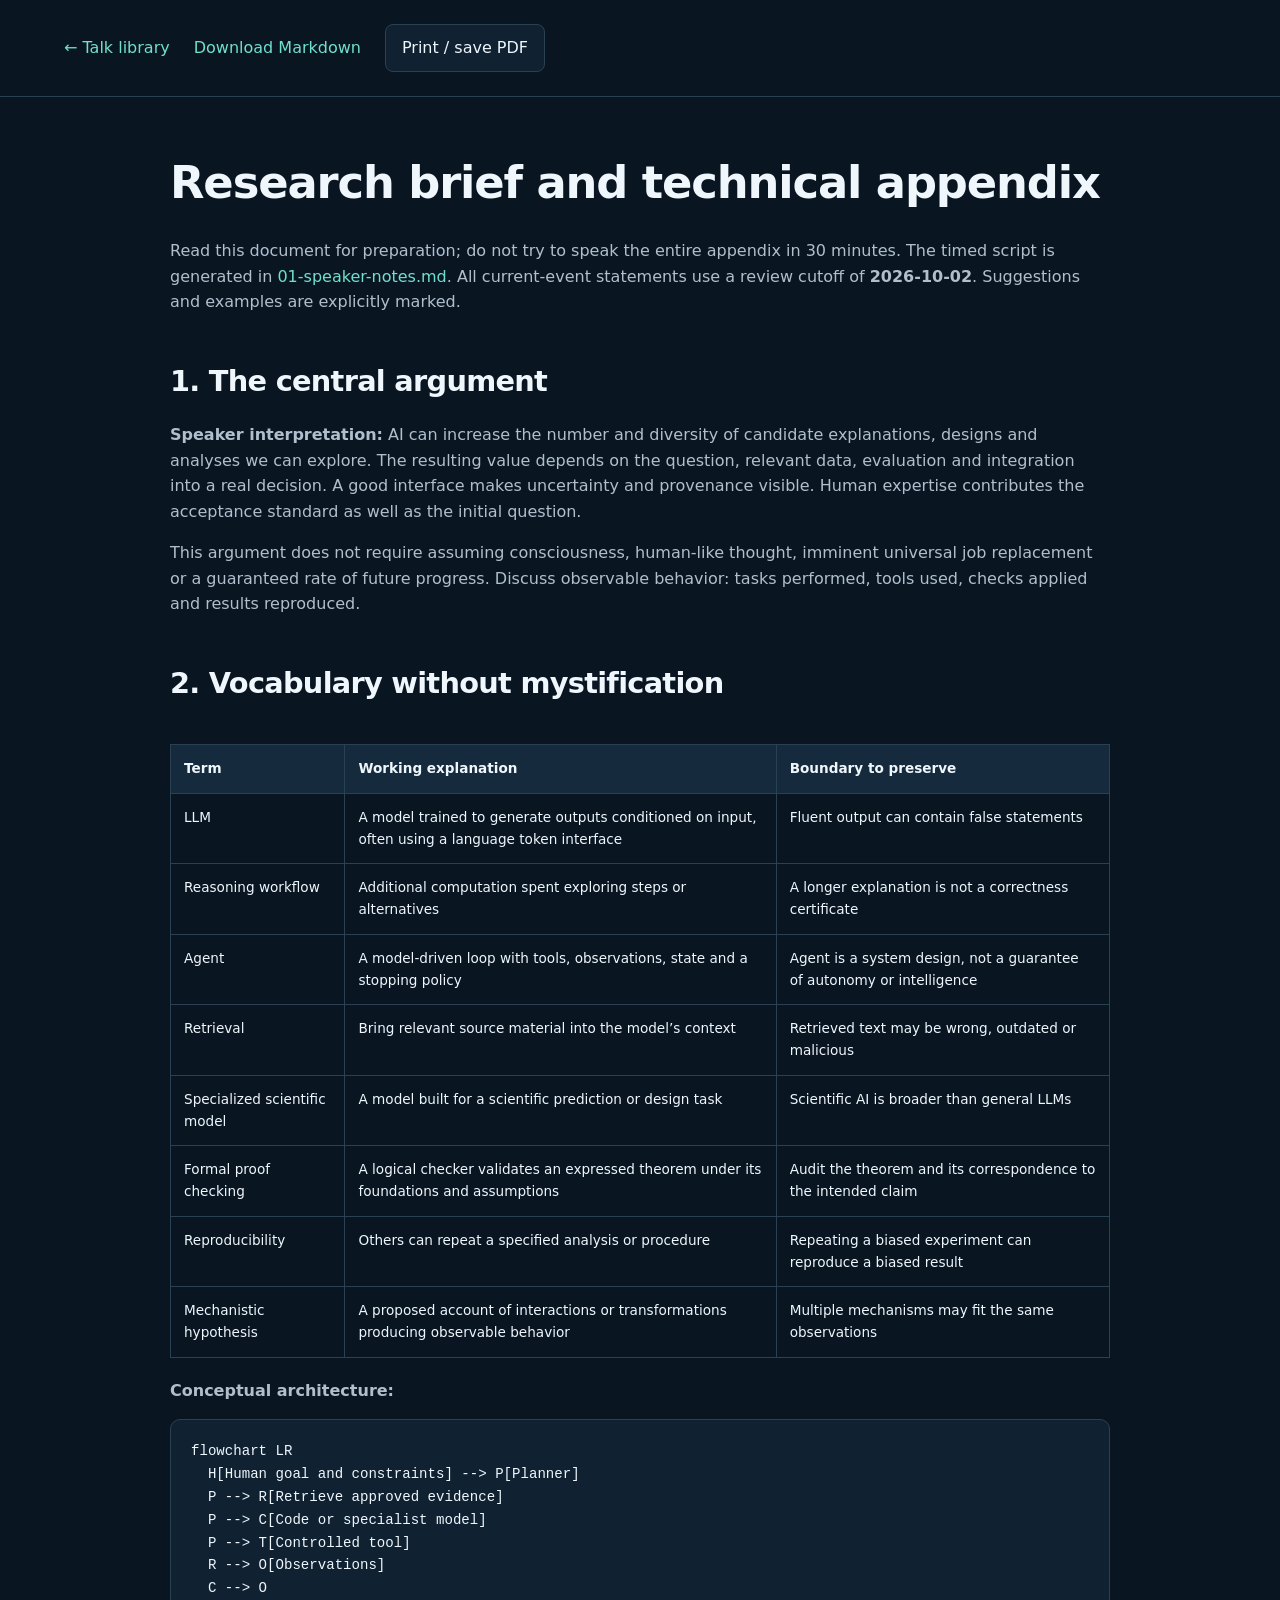
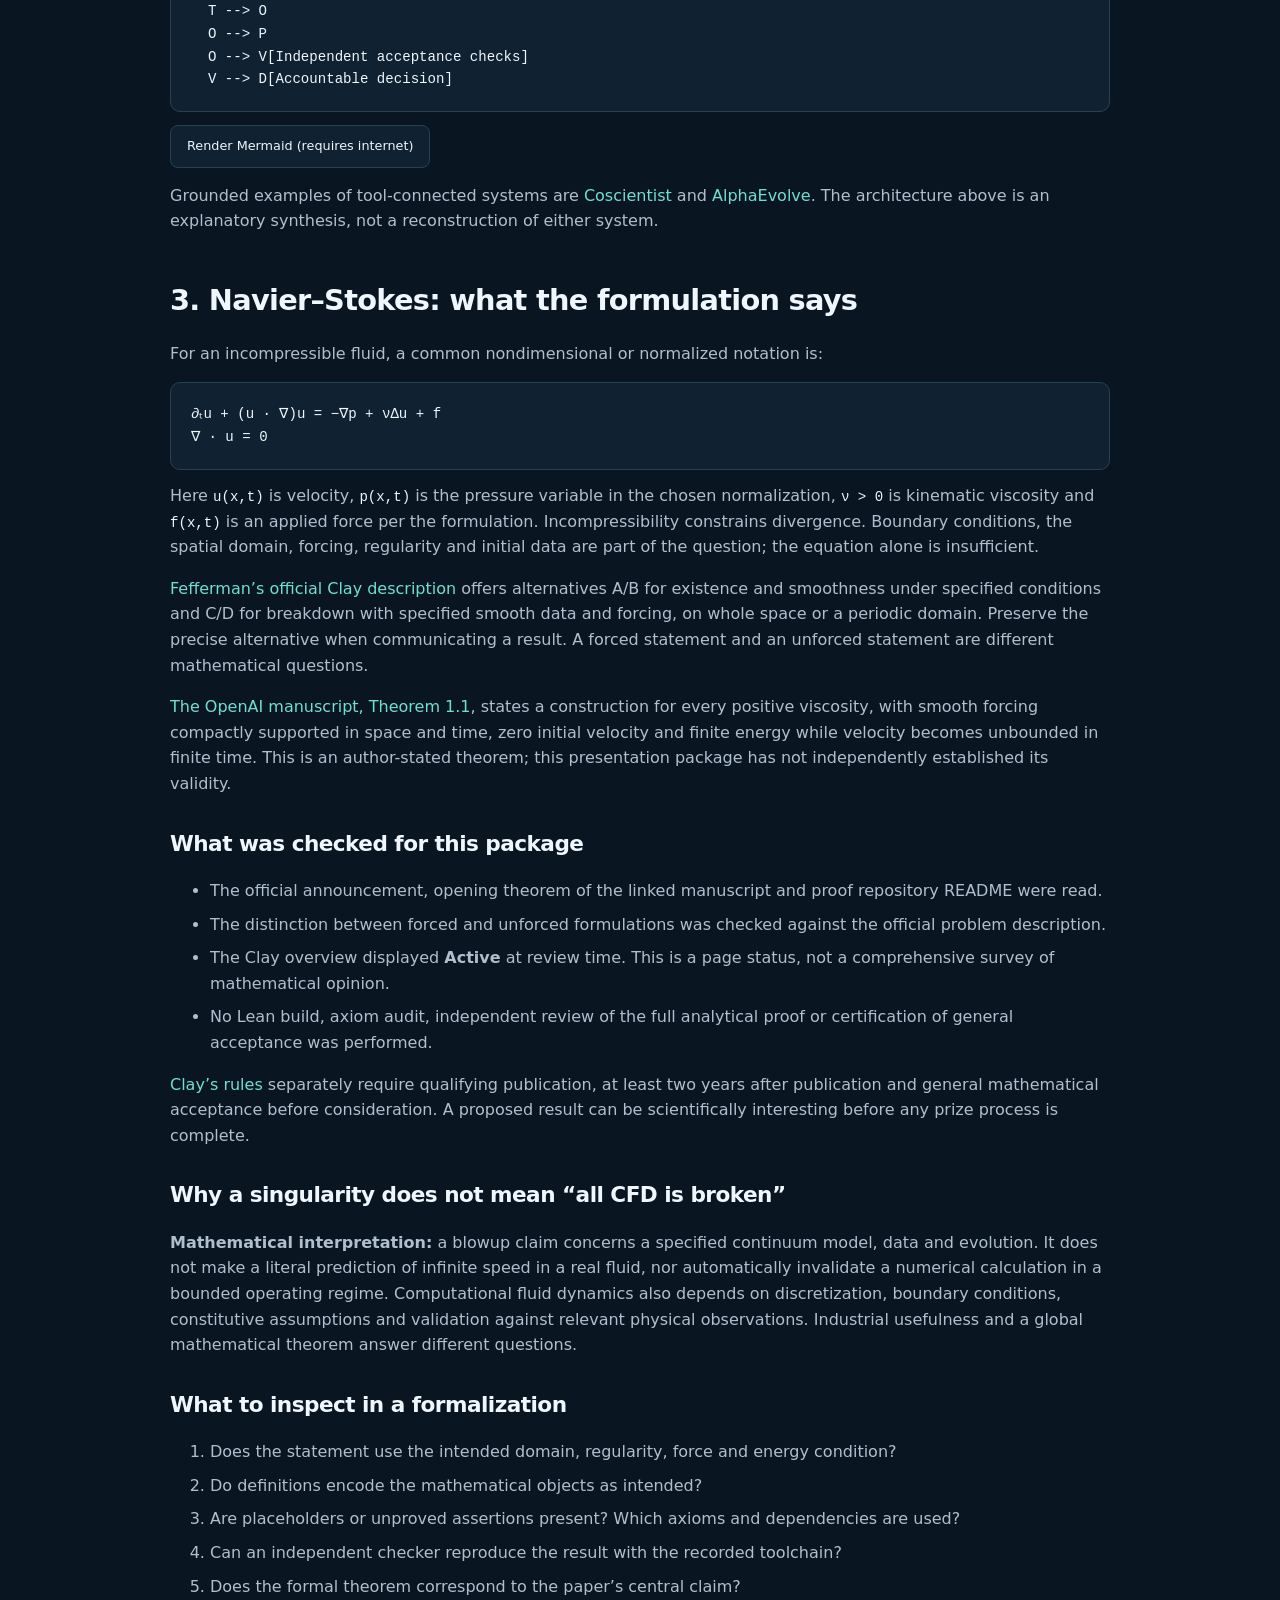
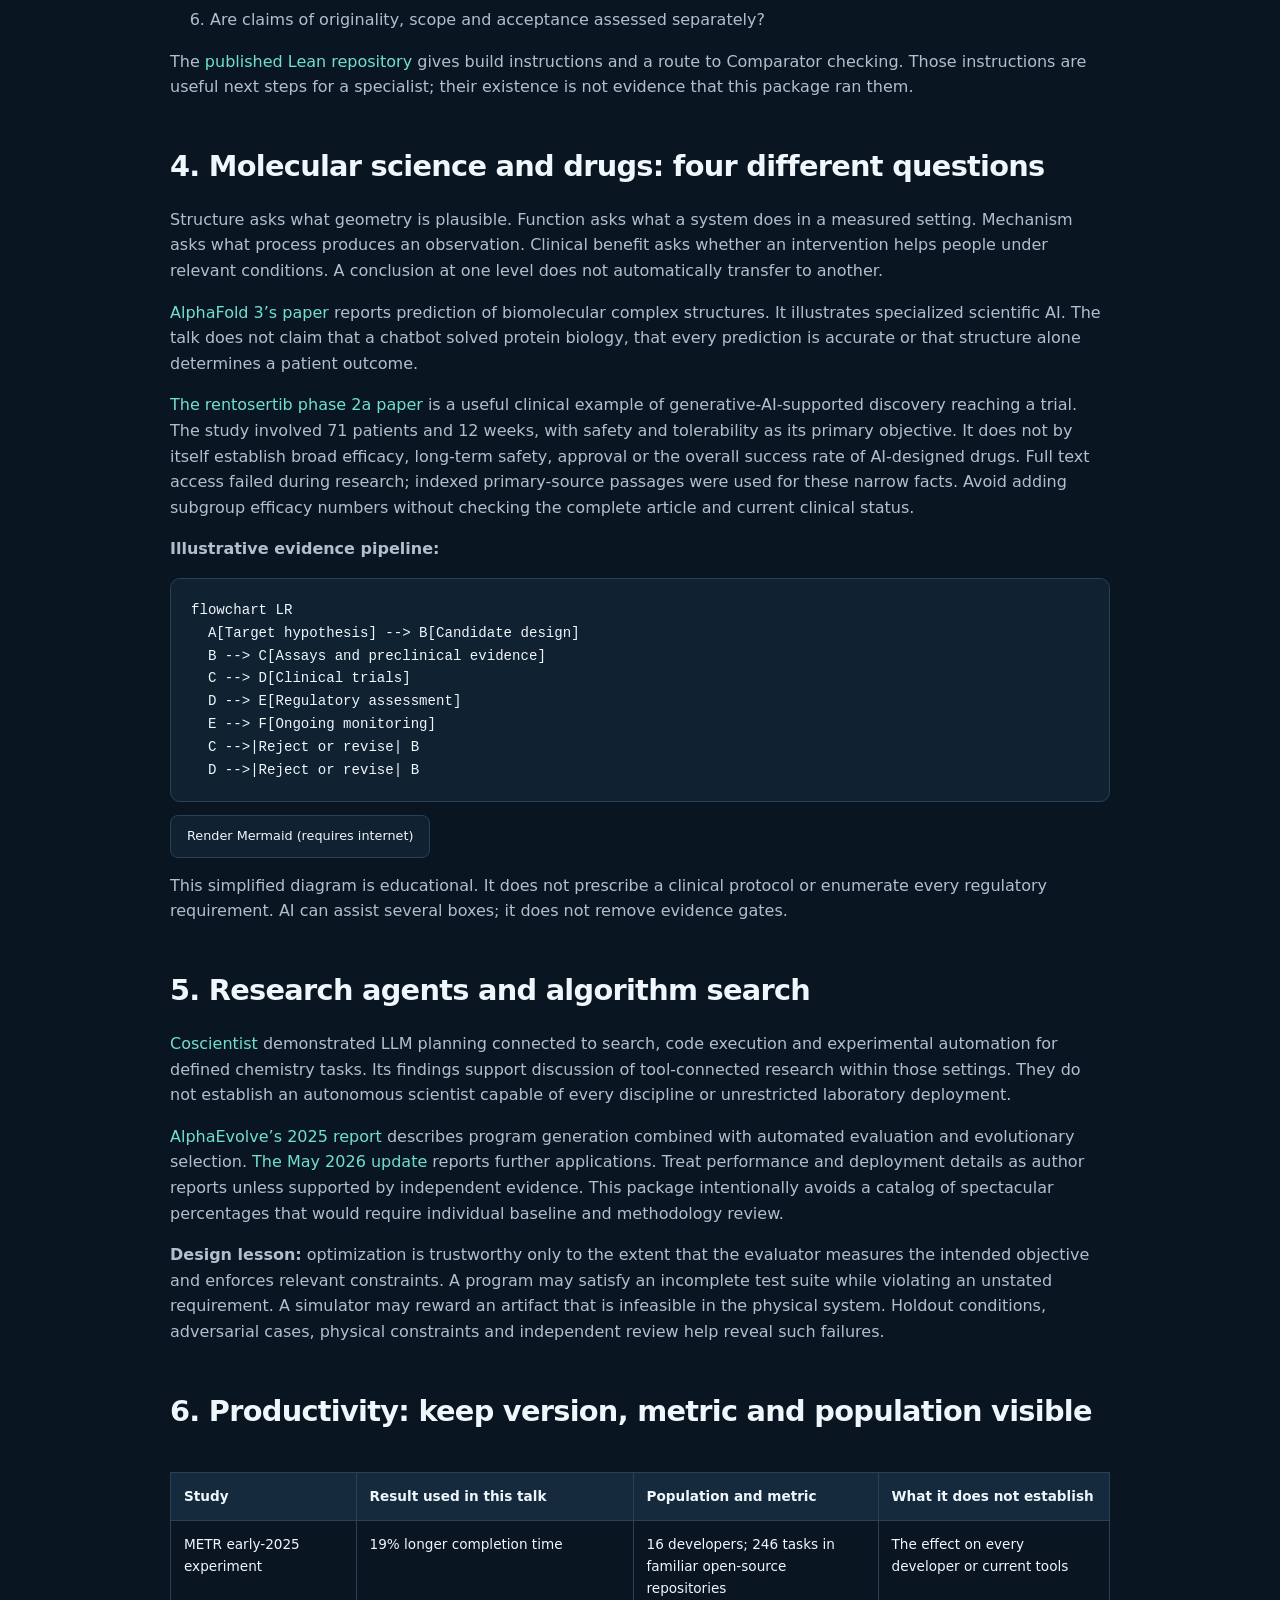
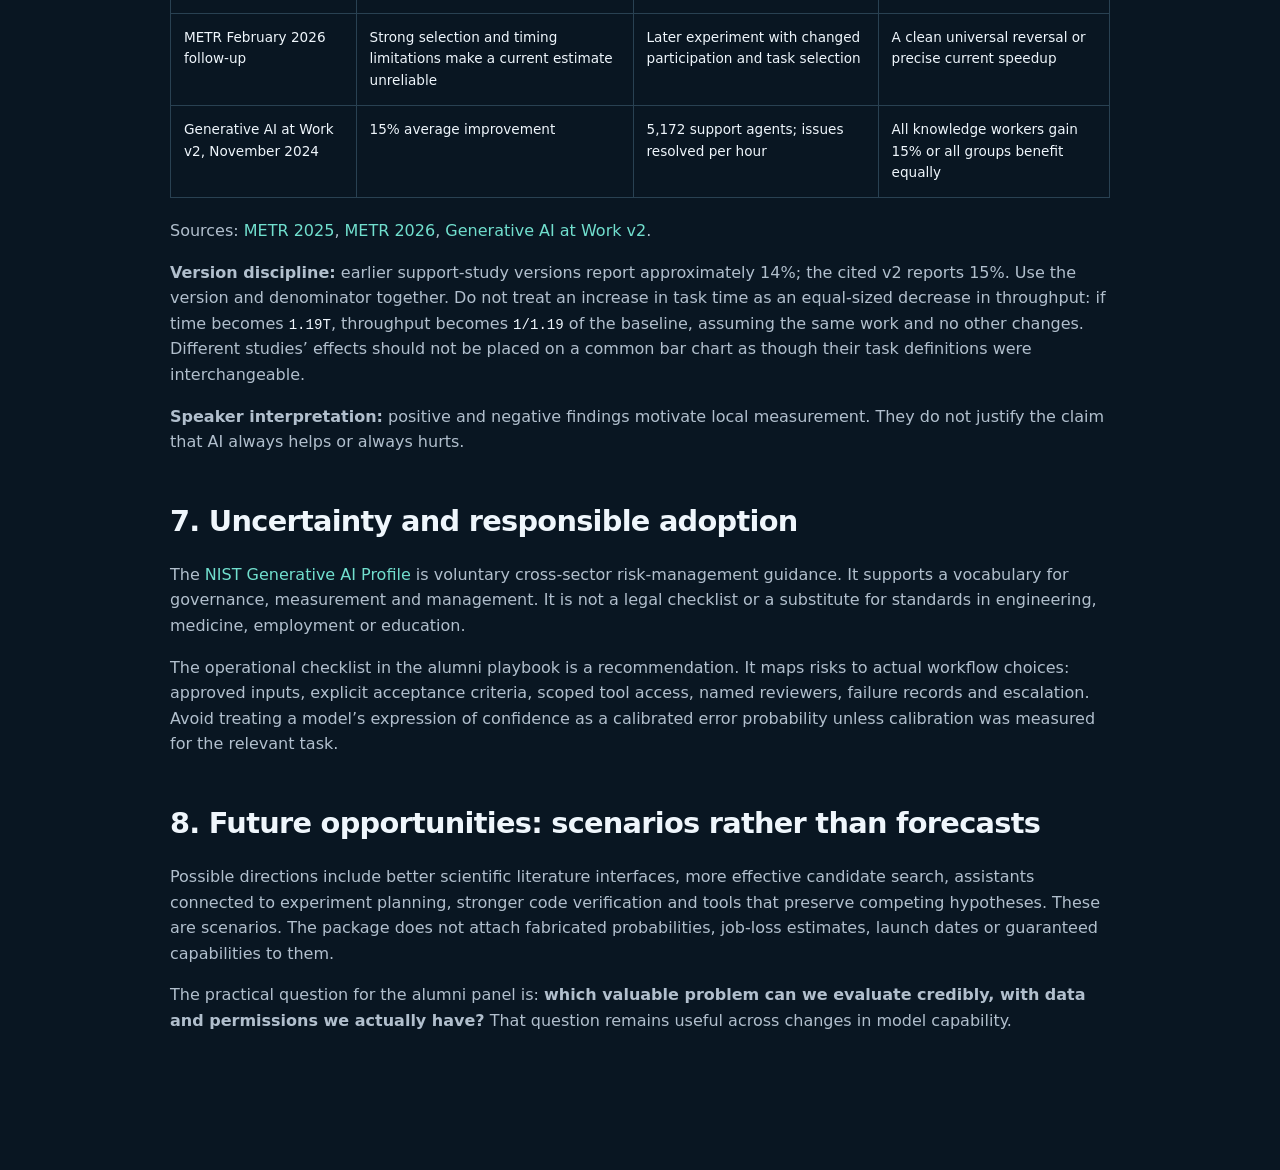
<file: public/read/02-research-brief.html>
<!doctype html><html lang="en"><head><meta charset="utf-8"><meta name="viewport" content="width=device-width,initial-scale=1"><title>02-research-brief · AI at the Frontier</title><link rel="stylesheet" href="../assets/style.css"></head><body class="reader"><a class="skip" href="#document">Skip to document</a><nav><a href="../index.html#library">← Talk library</a><a href="../downloads/docs/02-research-brief.md" download>Download Markdown</a><button onclick="window.print()">Print / save PDF</button></nav><main id="document"><h1 id="research-brief-and-technical-appendix">Research brief and technical appendix</h1>
<p>Read this document for preparation; do not try to speak the entire appendix in 30 minutes. The timed script is generated in <a href="01-speaker-notes.html">01-speaker-notes.md</a>. All current-event statements use a review cutoff of <strong>2026-10-02</strong>. Suggestions and examples are explicitly marked.</p>
<h2 id="1-the-central-argument">1. The central argument</h2>
<p><strong>Speaker interpretation:</strong> AI can increase the number and diversity of candidate explanations, designs and analyses we can explore. The resulting value depends on the question, relevant data, evaluation and integration into a real decision. A good interface makes uncertainty and provenance visible. Human expertise contributes the acceptance standard as well as the initial question.</p>
<p>This argument does not require assuming consciousness, human-like thought, imminent universal job replacement or a guaranteed rate of future progress. Discuss observable behavior: tasks performed, tools used, checks applied and results reproduced.</p>
<h2 id="2-vocabulary-without-mystification">2. Vocabulary without mystification</h2>
<div class="table-scroll"><table><thead><tr><th>Term</th><th>Working explanation</th><th>Boundary to preserve</th></tr></thead><tbody><tr><td>LLM</td><td>A model trained to generate outputs conditioned on input, often using a language token interface</td><td>Fluent output can contain false statements</td></tr><tr><td>Reasoning workflow</td><td>Additional computation spent exploring steps or alternatives</td><td>A longer explanation is not a correctness certificate</td></tr><tr><td>Agent</td><td>A model-driven loop with tools, observations, state and a stopping policy</td><td>Agent is a system design, not a guarantee of autonomy or intelligence</td></tr><tr><td>Retrieval</td><td>Bring relevant source material into the model’s context</td><td>Retrieved text may be wrong, outdated or malicious</td></tr><tr><td>Specialized scientific model</td><td>A model built for a scientific prediction or design task</td><td>Scientific AI is broader than general LLMs</td></tr><tr><td>Formal proof checking</td><td>A logical checker validates an expressed theorem under its foundations and assumptions</td><td>Audit the theorem and its correspondence to the intended claim</td></tr><tr><td>Reproducibility</td><td>Others can repeat a specified analysis or procedure</td><td>Repeating a biased experiment can reproduce a biased result</td></tr><tr><td>Mechanistic hypothesis</td><td>A proposed account of interactions or transformations producing observable behavior</td><td>Multiple mechanisms may fit the same observations</td></tr></tbody></table></div>
<p><strong>Conceptual architecture:</strong></p>
<div class="mermaid-source"><pre><code>flowchart LR
  H[Human goal and constraints] --&gt; P[Planner]
  P --&gt; R[Retrieve approved evidence]
  P --&gt; C[Code or specialist model]
  P --&gt; T[Controlled tool]
  R --&gt; O[Observations]
  C --&gt; O
  T --&gt; O
  O --&gt; P
  O --&gt; V[Independent acceptance checks]
  V --&gt; D[Accountable decision]</code></pre><button class="render-mermaid" type="button">Render Mermaid (requires internet)</button><div class="mermaid-output"></div></div>
<p>Grounded examples of tool-connected systems are <a href="https://www.nature.com/articles/s41586-023-06792-0">Coscientist</a> and <a href="https://deepmind.google/blog/alphaevolve-a-gemini-powered-coding-agent-for-designing-advanced-algorithms/">AlphaEvolve</a>. The architecture above is an explanatory synthesis, not a reconstruction of either system.</p>
<h2 id="3-navierstokes-what-the-formulation-says">3. Navier–Stokes: what the formulation says</h2>
<p>For an incompressible fluid, a common nondimensional or normalized notation is:</p>
<pre><code>∂ₜu + (u · ∇)u = −∇p + νΔu + f
∇ · u = 0</code></pre>
<p>Here <code>u(x,t)</code> is velocity, <code>p(x,t)</code> is the pressure variable in the chosen normalization, <code>ν &gt; 0</code> is kinematic viscosity and <code>f(x,t)</code> is an applied force per the formulation. Incompressibility constrains divergence. Boundary conditions, the spatial domain, forcing, regularity and initial data are part of the question; the equation alone is insufficient.</p>
<p><a href="https://www.claymath.org/wp-content/uploads/2022/06/navierstokes.pdf">Fefferman’s official Clay description</a> offers alternatives A/B for existence and smoothness under specified conditions and C/D for breakdown with specified smooth data and forcing, on whole space or a periodic domain. Preserve the precise alternative when communicating a result. A forced statement and an unforced statement are different mathematical questions.</p>
<p><a href="https://cdn.openai.com/pdf/32d9f210-8b73-45e0-91bc-82a30aef8a9a/navier-stokes.pdf">The OpenAI manuscript, Theorem 1.1</a>, states a construction for every positive viscosity, with smooth forcing compactly supported in space and time, zero initial velocity and finite energy while velocity becomes unbounded in finite time. This is an author-stated theorem; this presentation package has not independently established its validity.</p>
<h3 id="what-was-checked-for-this-package">What was checked for this package</h3>
<ul><li>The official announcement, opening theorem of the linked manuscript and proof repository README were read.</li><li>The distinction between forced and unforced formulations was checked against the official problem description.</li><li>The Clay overview displayed <strong>Active</strong> at review time. This is a page status, not a comprehensive survey of mathematical opinion.</li><li>No Lean build, axiom audit, independent review of the full analytical proof or certification of general acceptance was performed.</li></ul>
<p><a href="https://www.claymath.org/millennium-problems/rules/">Clay’s rules</a> separately require qualifying publication, at least two years after publication and general mathematical acceptance before consideration. A proposed result can be scientifically interesting before any prize process is complete.</p>
<h3 id="why-a-singularity-does-not-mean-all-cfd-is-broken">Why a singularity does not mean “all CFD is broken”</h3>
<p><strong>Mathematical interpretation:</strong> a blowup claim concerns a specified continuum model, data and evolution. It does not make a literal prediction of infinite speed in a real fluid, nor automatically invalidate a numerical calculation in a bounded operating regime. Computational fluid dynamics also depends on discretization, boundary conditions, constitutive assumptions and validation against relevant physical observations. Industrial usefulness and a global mathematical theorem answer different questions.</p>
<h3 id="what-to-inspect-in-a-formalization">What to inspect in a formalization</h3>
<ol><li>Does the statement use the intended domain, regularity, force and energy condition?</li><li>Do definitions encode the mathematical objects as intended?</li><li>Are placeholders or unproved assertions present? Which axioms and dependencies are used?</li><li>Can an independent checker reproduce the result with the recorded toolchain?</li><li>Does the formal theorem correspond to the paper’s central claim?</li><li>Are claims of originality, scope and acceptance assessed separately?</li></ol>
<p>The <a href="https://github.com/openai/NavierStokesAndEuler">published Lean repository</a> gives build instructions and a route to Comparator checking. Those instructions are useful next steps for a specialist; their existence is not evidence that this package ran them.</p>
<h2 id="4-molecular-science-and-drugs-four-different-questions">4. Molecular science and drugs: four different questions</h2>
<p>Structure asks what geometry is plausible. Function asks what a system does in a measured setting. Mechanism asks what process produces an observation. Clinical benefit asks whether an intervention helps people under relevant conditions. A conclusion at one level does not automatically transfer to another.</p>
<p><a href="https://www.nature.com/articles/s41586-024-07487-w">AlphaFold 3’s paper</a> reports prediction of biomolecular complex structures. It illustrates specialized scientific AI. The talk does not claim that a chatbot solved protein biology, that every prediction is accurate or that structure alone determines a patient outcome.</p>
<p><a href="https://www.nature.com/articles/s41591-025-03743-2">The rentosertib phase 2a paper</a> is a useful clinical example of generative-AI-supported discovery reaching a trial. The study involved 71 patients and 12 weeks, with safety and tolerability as its primary objective. It does not by itself establish broad efficacy, long-term safety, approval or the overall success rate of AI-designed drugs. Full text access failed during research; indexed primary-source passages were used for these narrow facts. Avoid adding subgroup efficacy numbers without checking the complete article and current clinical status.</p>
<p><strong>Illustrative evidence pipeline:</strong></p>
<div class="mermaid-source"><pre><code>flowchart LR
  A[Target hypothesis] --&gt; B[Candidate design]
  B --&gt; C[Assays and preclinical evidence]
  C --&gt; D[Clinical trials]
  D --&gt; E[Regulatory assessment]
  E --&gt; F[Ongoing monitoring]
  C --&gt;|Reject or revise| B
  D --&gt;|Reject or revise| B</code></pre><button class="render-mermaid" type="button">Render Mermaid (requires internet)</button><div class="mermaid-output"></div></div>
<p>This simplified diagram is educational. It does not prescribe a clinical protocol or enumerate every regulatory requirement. AI can assist several boxes; it does not remove evidence gates.</p>
<h2 id="5-research-agents-and-algorithm-search">5. Research agents and algorithm search</h2>
<p><a href="https://www.nature.com/articles/s41586-023-06792-0">Coscientist</a> demonstrated LLM planning connected to search, code execution and experimental automation for defined chemistry tasks. Its findings support discussion of tool-connected research within those settings. They do not establish an autonomous scientist capable of every discipline or unrestricted laboratory deployment.</p>
<p><a href="https://deepmind.google/blog/alphaevolve-a-gemini-powered-coding-agent-for-designing-advanced-algorithms/">AlphaEvolve’s 2025 report</a> describes program generation combined with automated evaluation and evolutionary selection. <a href="https://deepmind.google/blog/alphaevolve-impact/">The May 2026 update</a> reports further applications. Treat performance and deployment details as author reports unless supported by independent evidence. This package intentionally avoids a catalog of spectacular percentages that would require individual baseline and methodology review.</p>
<p><strong>Design lesson:</strong> optimization is trustworthy only to the extent that the evaluator measures the intended objective and enforces relevant constraints. A program may satisfy an incomplete test suite while violating an unstated requirement. A simulator may reward an artifact that is infeasible in the physical system. Holdout conditions, adversarial cases, physical constraints and independent review help reveal such failures.</p>
<h2 id="6-productivity-keep-version-metric-and-population-visible">6. Productivity: keep version, metric and population visible</h2>
<div class="table-scroll"><table><thead><tr><th>Study</th><th>Result used in this talk</th><th>Population and metric</th><th>What it does not establish</th></tr></thead><tbody><tr><td>METR early-2025 experiment</td><td>19% longer completion time</td><td>16 developers; 246 tasks in familiar open-source repositories</td><td>The effect on every developer or current tools</td></tr><tr><td>METR February 2026 follow-up</td><td>Strong selection and timing limitations make a current estimate unreliable</td><td>Later experiment with changed participation and task selection</td><td>A clean universal reversal or precise current speedup</td></tr><tr><td>Generative AI at Work v2, November 2024</td><td>15% average improvement</td><td>5,172 support agents; issues resolved per hour</td><td>All knowledge workers gain 15% or all groups benefit equally</td></tr></tbody></table></div>
<p>Sources: <a href="https://metr.org/blog/2025-07-10-early-2025-ai-experienced-os-dev-study/">METR 2025</a>, <a href="https://metr.org/blog/2026-02-24-uplift-update/">METR 2026</a>, <a href="https://arxiv.org/abs/2304.11771v2">Generative AI at Work v2</a>.</p>
<p><strong>Version discipline:</strong> earlier support-study versions report approximately 14%; the cited v2 reports 15%. Use the version and denominator together. Do not treat an increase in task time as an equal-sized decrease in throughput: if time becomes <code>1.19T</code>, throughput becomes <code>1/1.19</code> of the baseline, assuming the same work and no other changes. Different studies’ effects should not be placed on a common bar chart as though their task definitions were interchangeable.</p>
<p><strong>Speaker interpretation:</strong> positive and negative findings motivate local measurement. They do not justify the claim that AI always helps or always hurts.</p>
<h2 id="7-uncertainty-and-responsible-adoption">7. Uncertainty and responsible adoption</h2>
<p>The <a href="https://nvlpubs.nist.gov/nistpubs/ai/NIST.AI.600-1.pdf">NIST Generative AI Profile</a> is voluntary cross-sector risk-management guidance. It supports a vocabulary for governance, measurement and management. It is not a legal checklist or a substitute for standards in engineering, medicine, employment or education.</p>
<p>The operational checklist in the alumni playbook is a recommendation. It maps risks to actual workflow choices: approved inputs, explicit acceptance criteria, scoped tool access, named reviewers, failure records and escalation. Avoid treating a model’s expression of confidence as a calibrated error probability unless calibration was measured for the relevant task.</p>
<h2 id="8-future-opportunities-scenarios-rather-than-forecasts">8. Future opportunities: scenarios rather than forecasts</h2>
<p>Possible directions include better scientific literature interfaces, more effective candidate search, assistants connected to experiment planning, stronger code verification and tools that preserve competing hypotheses. These are scenarios. The package does not attach fabricated probabilities, job-loss estimates, launch dates or guaranteed capabilities to them.</p>
<p>The practical question for the alumni panel is: <strong>which valuable problem can we evaluate credibly, with data and permissions we actually have?</strong> That question remains useful across changes in model capability.</p></main><script type="module" src="../assets/reader.js"></script></body></html>
</file>
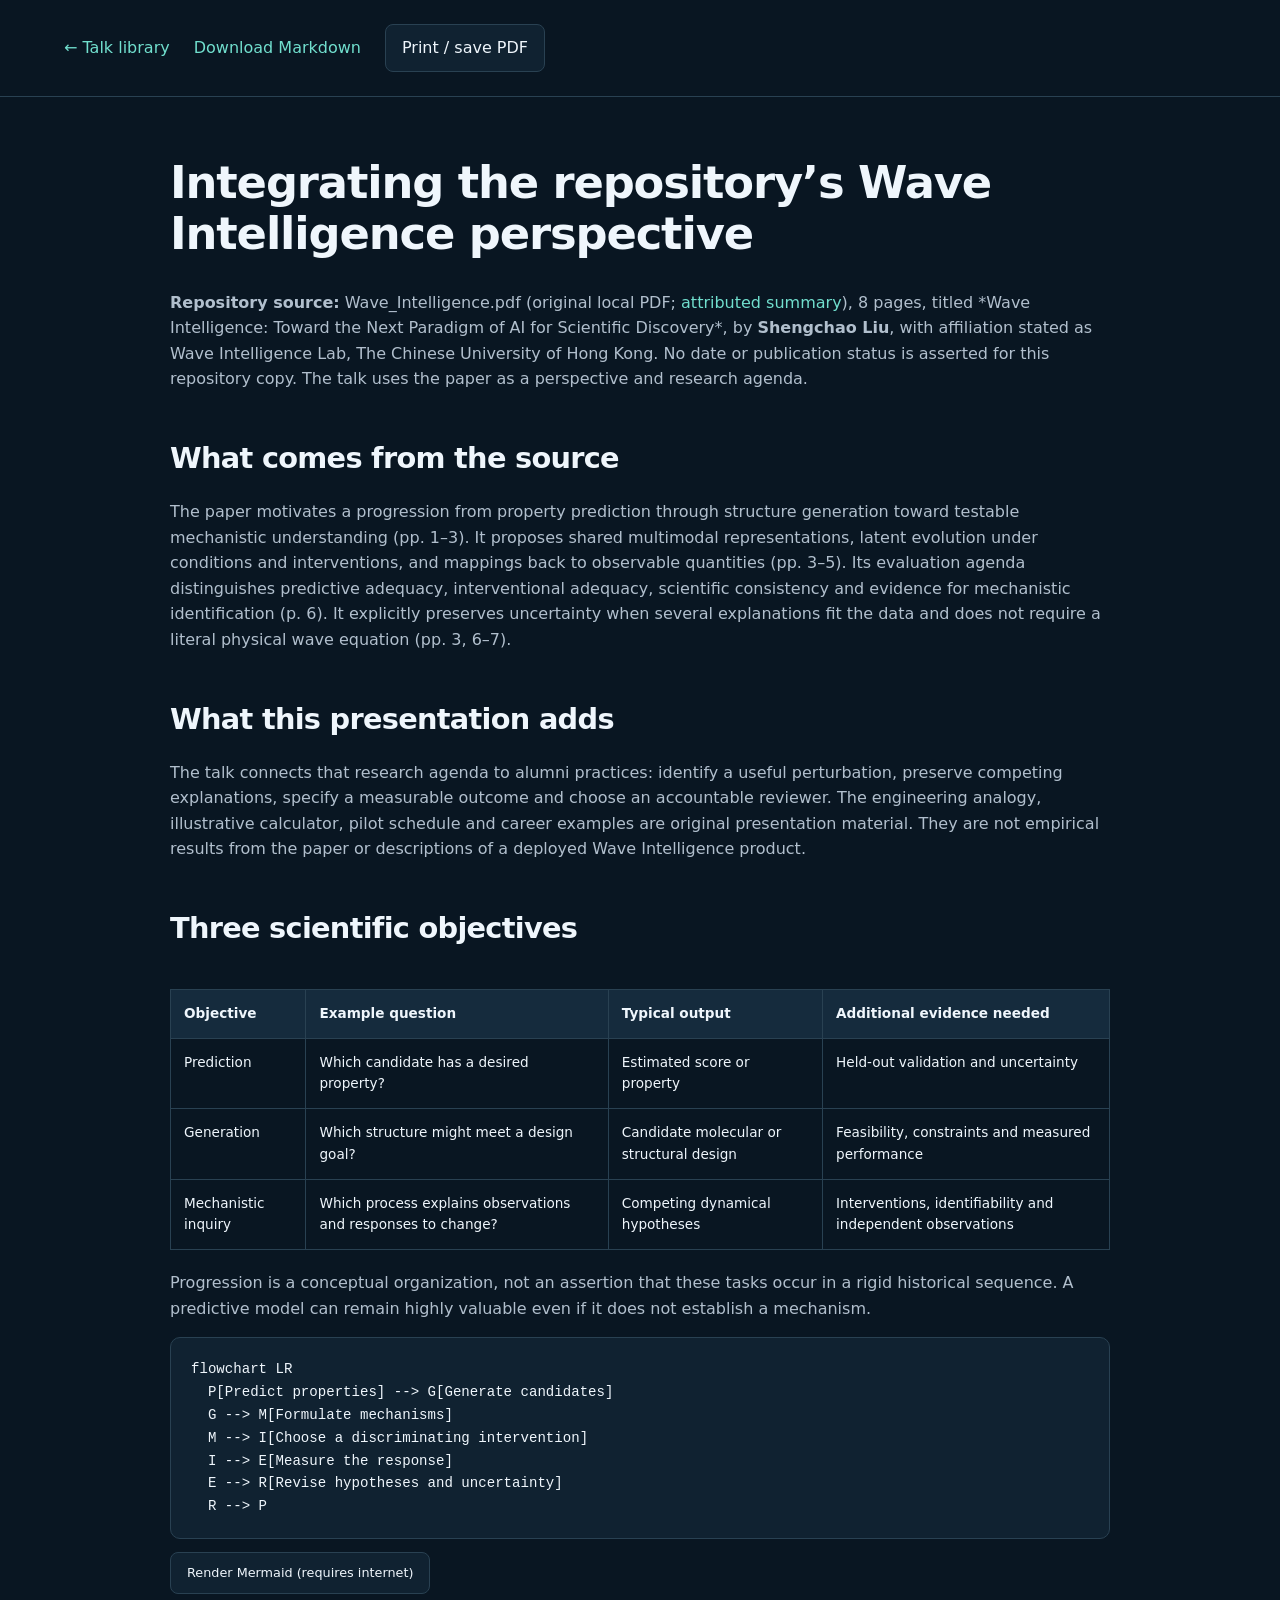
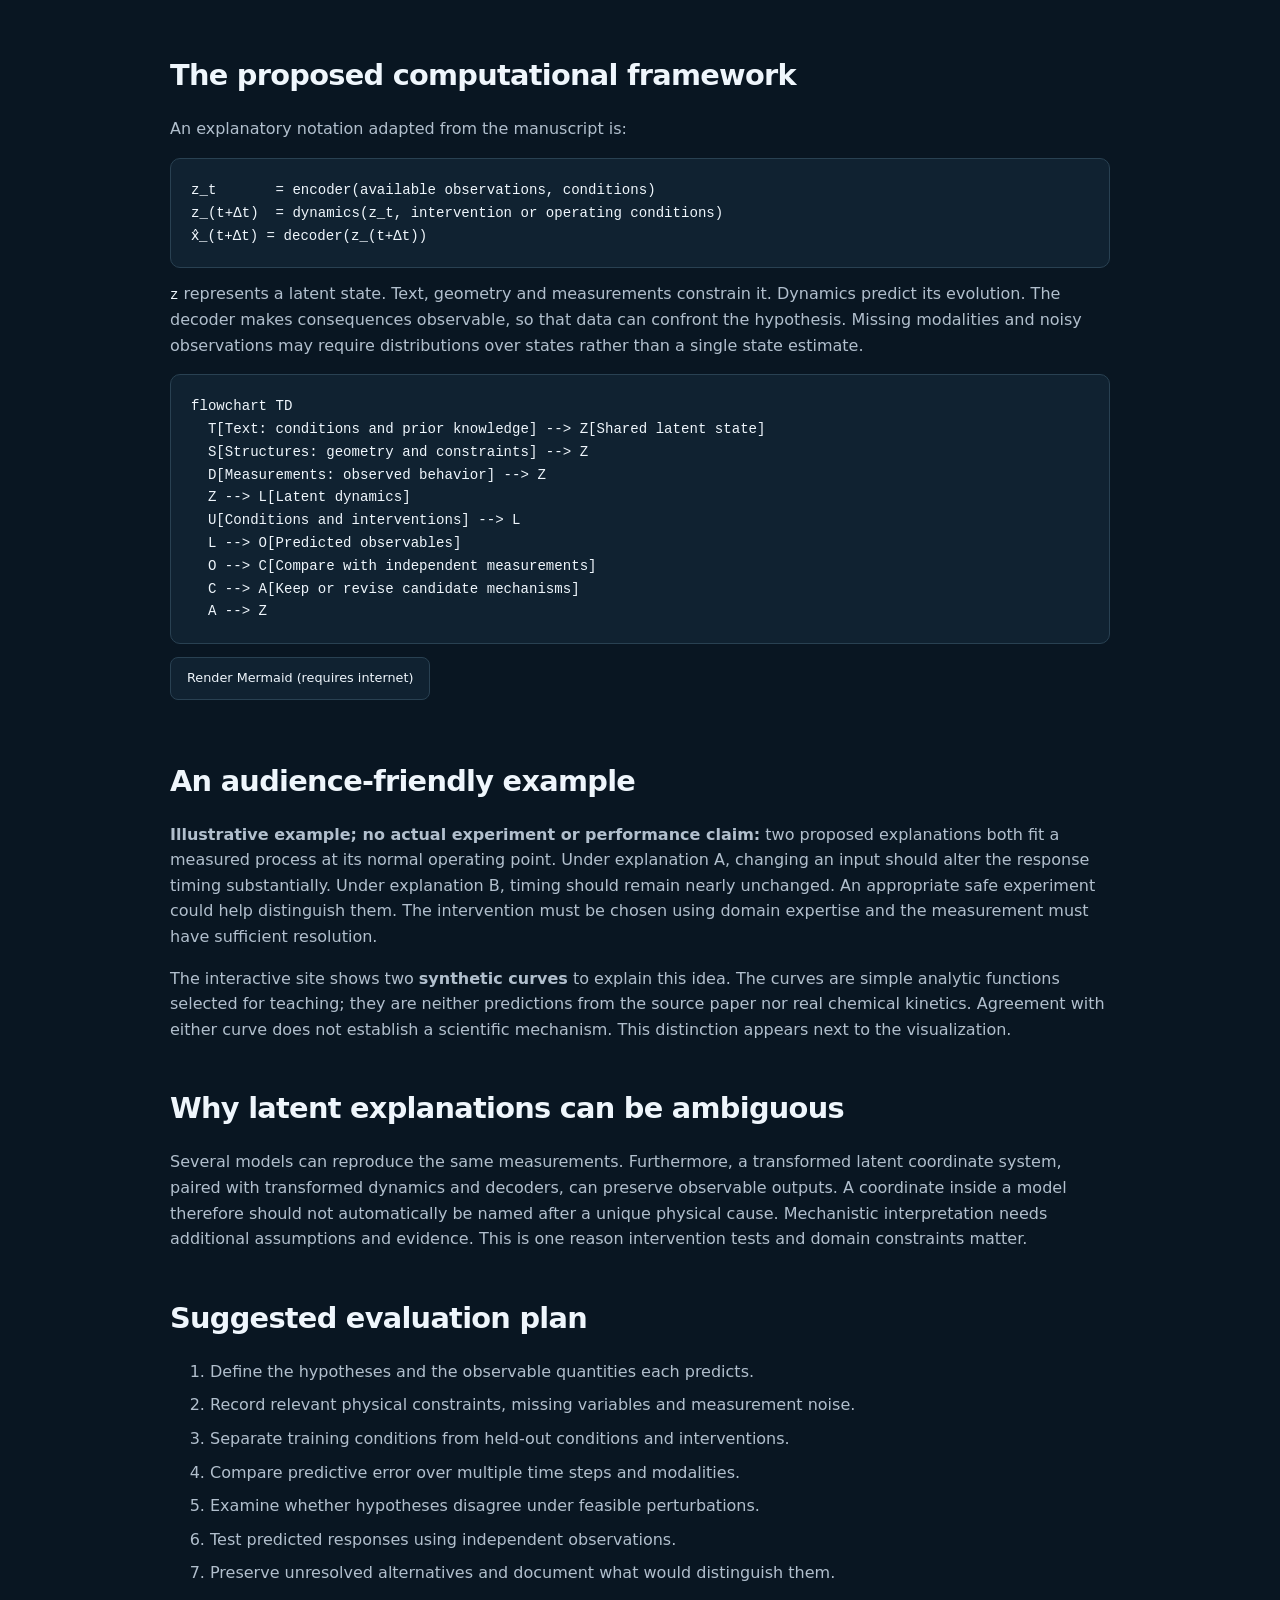
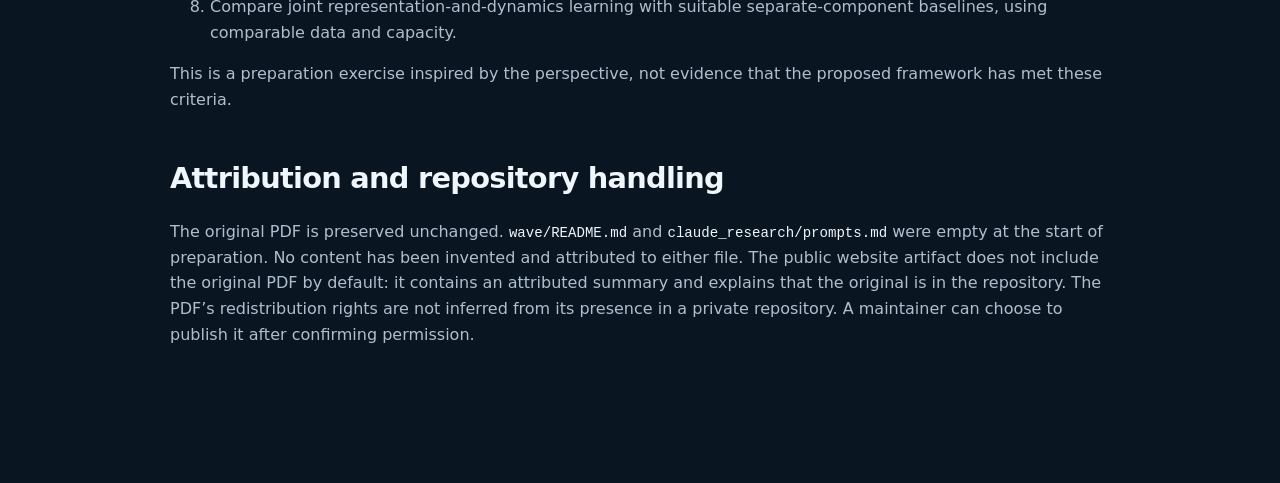
<file: public/read/03-wave-intelligence.html>
<!doctype html><html lang="en"><head><meta charset="utf-8"><meta name="viewport" content="width=device-width,initial-scale=1"><title>03-wave-intelligence · AI at the Frontier</title><link rel="stylesheet" href="../assets/style.css"></head><body class="reader"><a class="skip" href="#document">Skip to document</a><nav><a href="../index.html#library">← Talk library</a><a href="../downloads/docs/03-wave-intelligence.md" download>Download Markdown</a><button onclick="window.print()">Print / save PDF</button></nav><main id="document"><h1 id="integrating-the-repositorys-wave-intelligence-perspective">Integrating the repository’s Wave Intelligence perspective</h1>
<p><strong>Repository source:</strong> Wave_Intelligence.pdf <span>(original local PDF; <a href="03-wave-intelligence.html">attributed summary</a>)</span>, 8 pages, titled *Wave Intelligence: Toward the Next Paradigm of AI for Scientific Discovery*, by <strong>Shengchao Liu</strong>, with affiliation stated as Wave Intelligence Lab, The Chinese University of Hong Kong. No date or publication status is asserted for this repository copy. The talk uses the paper as a perspective and research agenda.</p>
<h2 id="what-comes-from-the-source">What comes from the source</h2>
<p>The paper motivates a progression from property prediction through structure generation toward testable mechanistic understanding (pp. 1–3). It proposes shared multimodal representations, latent evolution under conditions and interventions, and mappings back to observable quantities (pp. 3–5). Its evaluation agenda distinguishes predictive adequacy, interventional adequacy, scientific consistency and evidence for mechanistic identification (p. 6). It explicitly preserves uncertainty when several explanations fit the data and does not require a literal physical wave equation (pp. 3, 6–7).</p>
<h2 id="what-this-presentation-adds">What this presentation adds</h2>
<p>The talk connects that research agenda to alumni practices: identify a useful perturbation, preserve competing explanations, specify a measurable outcome and choose an accountable reviewer. The engineering analogy, illustrative calculator, pilot schedule and career examples are original presentation material. They are not empirical results from the paper or descriptions of a deployed Wave Intelligence product.</p>
<h2 id="three-scientific-objectives">Three scientific objectives</h2>
<div class="table-scroll"><table><thead><tr><th>Objective</th><th>Example question</th><th>Typical output</th><th>Additional evidence needed</th></tr></thead><tbody><tr><td>Prediction</td><td>Which candidate has a desired property?</td><td>Estimated score or property</td><td>Held-out validation and uncertainty</td></tr><tr><td>Generation</td><td>Which structure might meet a design goal?</td><td>Candidate molecular or structural design</td><td>Feasibility, constraints and measured performance</td></tr><tr><td>Mechanistic inquiry</td><td>Which process explains observations and responses to change?</td><td>Competing dynamical hypotheses</td><td>Interventions, identifiability and independent observations</td></tr></tbody></table></div>
<p>Progression is a conceptual organization, not an assertion that these tasks occur in a rigid historical sequence. A predictive model can remain highly valuable even if it does not establish a mechanism.</p>
<div class="mermaid-source"><pre><code>flowchart LR
  P[Predict properties] --&gt; G[Generate candidates]
  G --&gt; M[Formulate mechanisms]
  M --&gt; I[Choose a discriminating intervention]
  I --&gt; E[Measure the response]
  E --&gt; R[Revise hypotheses and uncertainty]
  R --&gt; P</code></pre><button class="render-mermaid" type="button">Render Mermaid (requires internet)</button><div class="mermaid-output"></div></div>
<h2 id="the-proposed-computational-framework">The proposed computational framework</h2>
<p>An explanatory notation adapted from the manuscript is:</p>
<pre><code>z_t       = encoder(available observations, conditions)
z_(t+Δt)  = dynamics(z_t, intervention or operating conditions)
x̂_(t+Δt) = decoder(z_(t+Δt))</code></pre>
<p><code>z</code> represents a latent state. Text, geometry and measurements constrain it. Dynamics predict its evolution. The decoder makes consequences observable, so that data can confront the hypothesis. Missing modalities and noisy observations may require distributions over states rather than a single state estimate.</p>
<div class="mermaid-source"><pre><code>flowchart TD
  T[Text: conditions and prior knowledge] --&gt; Z[Shared latent state]
  S[Structures: geometry and constraints] --&gt; Z
  D[Measurements: observed behavior] --&gt; Z
  Z --&gt; L[Latent dynamics]
  U[Conditions and interventions] --&gt; L
  L --&gt; O[Predicted observables]
  O --&gt; C[Compare with independent measurements]
  C --&gt; A[Keep or revise candidate mechanisms]
  A --&gt; Z</code></pre><button class="render-mermaid" type="button">Render Mermaid (requires internet)</button><div class="mermaid-output"></div></div>
<h2 id="an-audience-friendly-example">An audience-friendly example</h2>
<p><strong>Illustrative example; no actual experiment or performance claim:</strong> two proposed explanations both fit a measured process at its normal operating point. Under explanation A, changing an input should alter the response timing substantially. Under explanation B, timing should remain nearly unchanged. An appropriate safe experiment could help distinguish them. The intervention must be chosen using domain expertise and the measurement must have sufficient resolution.</p>
<p>The interactive site shows two <strong>synthetic curves</strong> to explain this idea. The curves are simple analytic functions selected for teaching; they are neither predictions from the source paper nor real chemical kinetics. Agreement with either curve does not establish a scientific mechanism. This distinction appears next to the visualization.</p>
<h2 id="why-latent-explanations-can-be-ambiguous">Why latent explanations can be ambiguous</h2>
<p>Several models can reproduce the same measurements. Furthermore, a transformed latent coordinate system, paired with transformed dynamics and decoders, can preserve observable outputs. A coordinate inside a model therefore should not automatically be named after a unique physical cause. Mechanistic interpretation needs additional assumptions and evidence. This is one reason intervention tests and domain constraints matter.</p>
<h2 id="suggested-evaluation-plan">Suggested evaluation plan</h2>
<ol><li>Define the hypotheses and the observable quantities each predicts.</li><li>Record relevant physical constraints, missing variables and measurement noise.</li><li>Separate training conditions from held-out conditions and interventions.</li><li>Compare predictive error over multiple time steps and modalities.</li><li>Examine whether hypotheses disagree under feasible perturbations.</li><li>Test predicted responses using independent observations.</li><li>Preserve unresolved alternatives and document what would distinguish them.</li><li>Compare joint representation-and-dynamics learning with suitable separate-component baselines, using comparable data and capacity.</li></ol>
<p>This is a preparation exercise inspired by the perspective, not evidence that the proposed framework has met these criteria.</p>
<h2 id="attribution-and-repository-handling">Attribution and repository handling</h2>
<p>The original PDF is preserved unchanged. <code>wave/README.md</code> and <code>claude_research/prompts.md</code> were empty at the start of preparation. No content has been invented and attributed to either file. The public website artifact does not include the original PDF by default: it contains an attributed summary and explains that the original is in the repository. The PDF’s redistribution rights are not inferred from its presence in a private repository. A maintainer can choose to publish it after confirming permission.</p></main><script type="module" src="../assets/reader.js"></script></body></html>
</file>
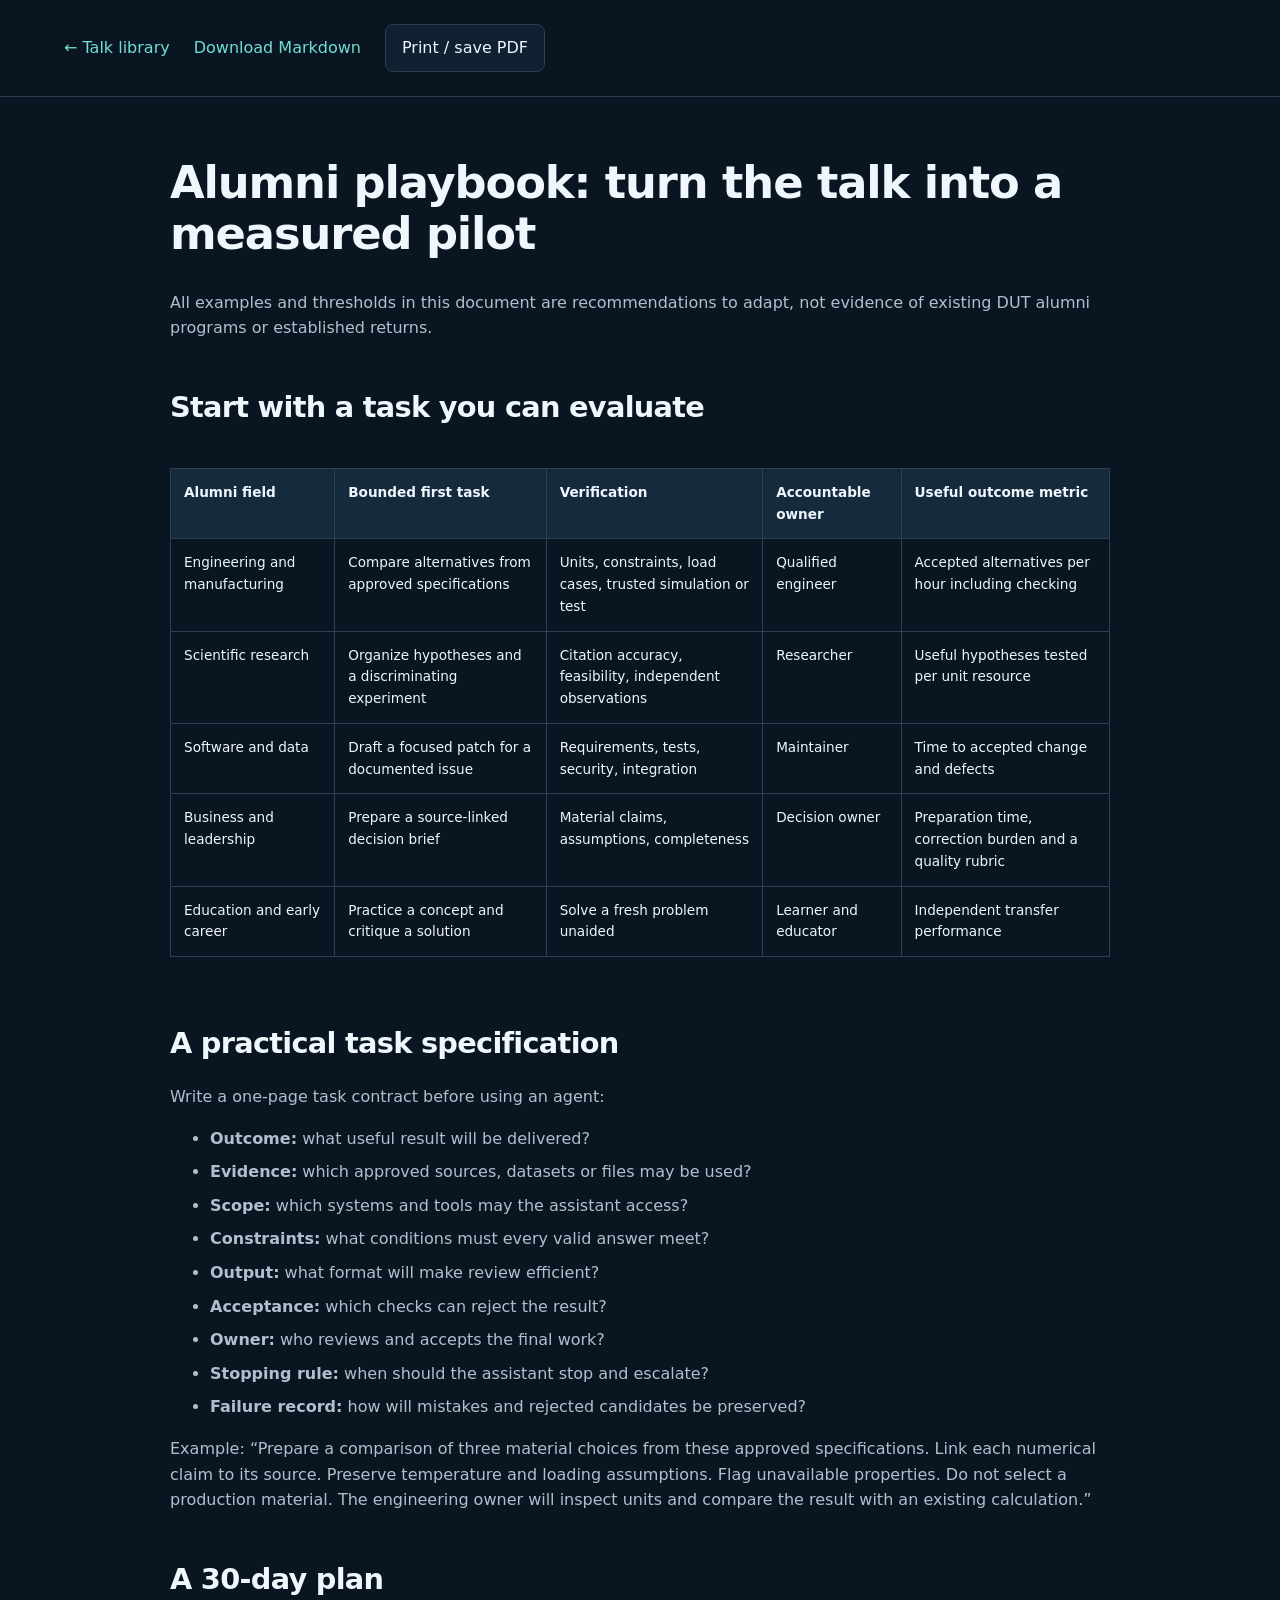
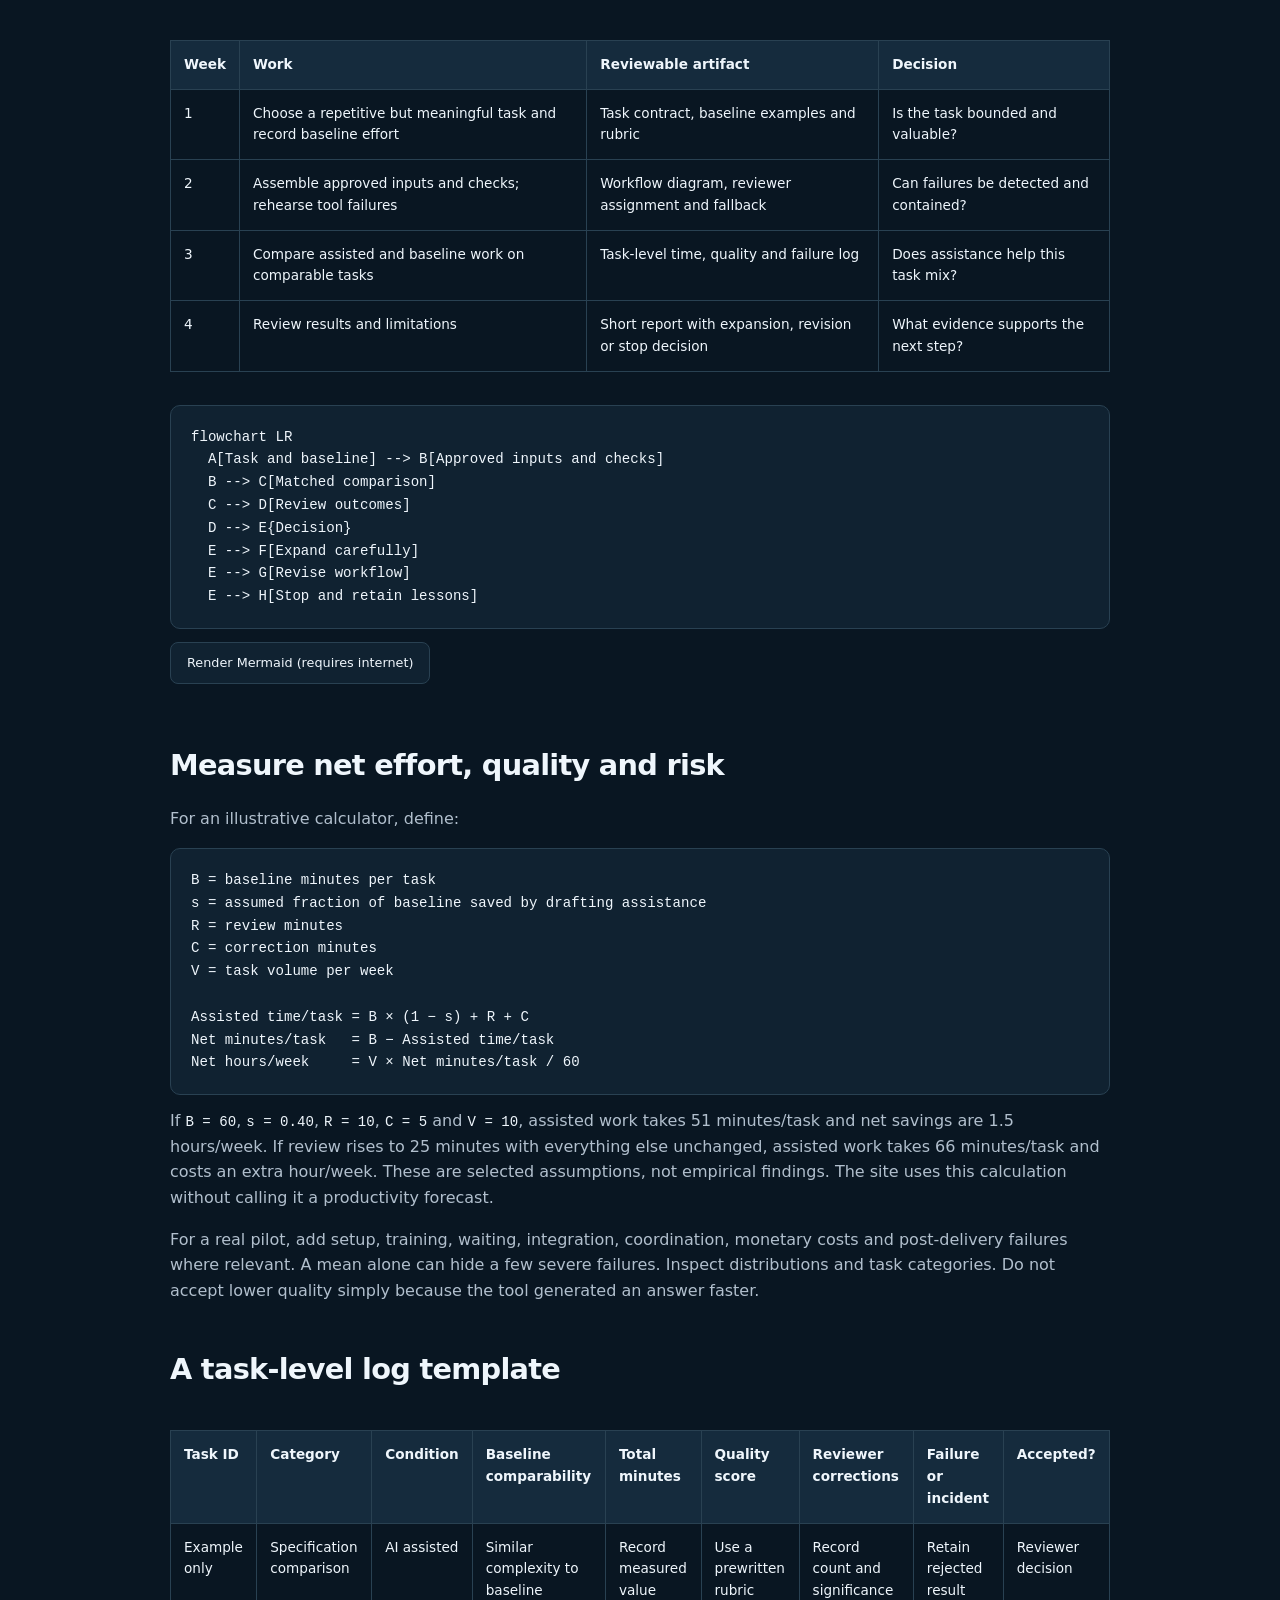
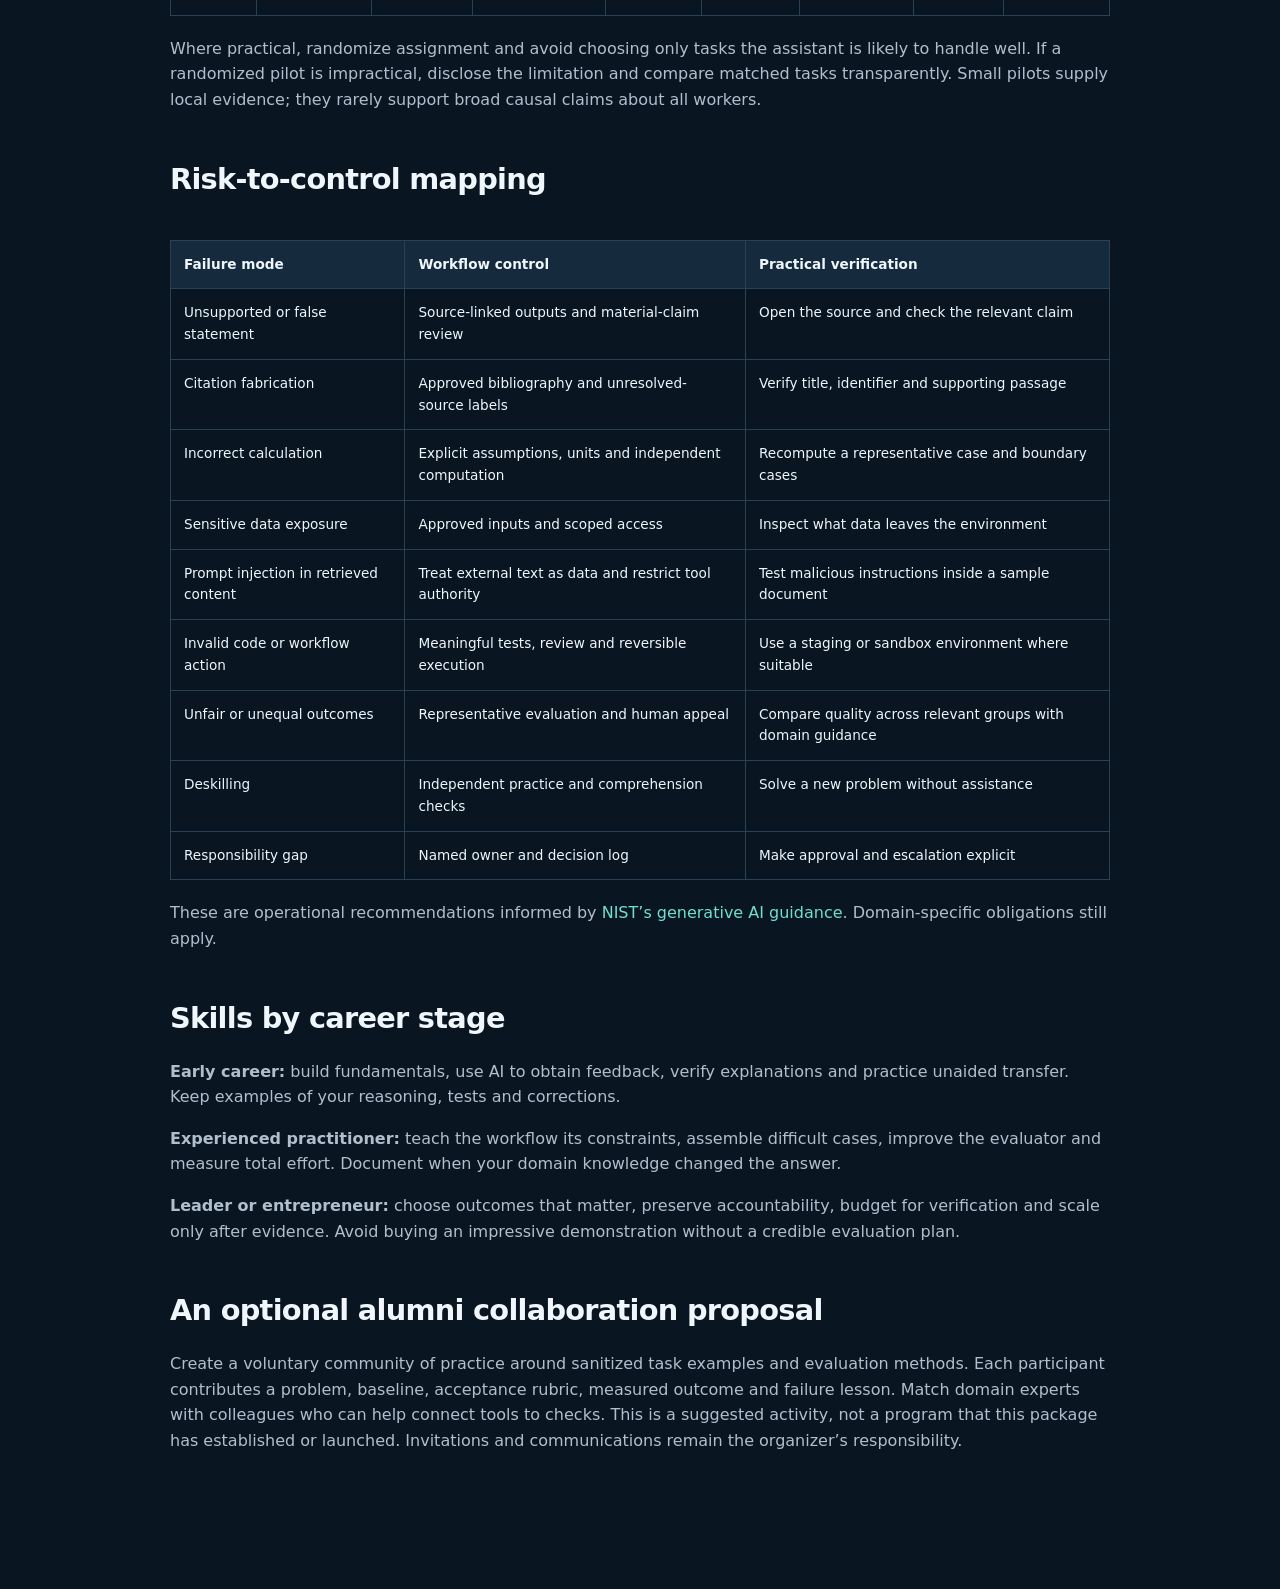
<file: public/read/04-alumni-playbook.html>
<!doctype html><html lang="en"><head><meta charset="utf-8"><meta name="viewport" content="width=device-width,initial-scale=1"><title>04-alumni-playbook · AI at the Frontier</title><link rel="stylesheet" href="../assets/style.css"></head><body class="reader"><a class="skip" href="#document">Skip to document</a><nav><a href="../index.html#library">← Talk library</a><a href="../downloads/docs/04-alumni-playbook.md" download>Download Markdown</a><button onclick="window.print()">Print / save PDF</button></nav><main id="document"><h1 id="alumni-playbook-turn-the-talk-into-a-measured-pilot">Alumni playbook: turn the talk into a measured pilot</h1>
<p>All examples and thresholds in this document are recommendations to adapt, not evidence of existing DUT alumni programs or established returns.</p>
<h2 id="start-with-a-task-you-can-evaluate">Start with a task you can evaluate</h2>
<div class="table-scroll"><table><thead><tr><th>Alumni field</th><th>Bounded first task</th><th>Verification</th><th>Accountable owner</th><th>Useful outcome metric</th></tr></thead><tbody><tr><td>Engineering and manufacturing</td><td>Compare alternatives from approved specifications</td><td>Units, constraints, load cases, trusted simulation or test</td><td>Qualified engineer</td><td>Accepted alternatives per hour including checking</td></tr><tr><td>Scientific research</td><td>Organize hypotheses and a discriminating experiment</td><td>Citation accuracy, feasibility, independent observations</td><td>Researcher</td><td>Useful hypotheses tested per unit resource</td></tr><tr><td>Software and data</td><td>Draft a focused patch for a documented issue</td><td>Requirements, tests, security, integration</td><td>Maintainer</td><td>Time to accepted change and defects</td></tr><tr><td>Business and leadership</td><td>Prepare a source-linked decision brief</td><td>Material claims, assumptions, completeness</td><td>Decision owner</td><td>Preparation time, correction burden and a quality rubric</td></tr><tr><td>Education and early career</td><td>Practice a concept and critique a solution</td><td>Solve a fresh problem unaided</td><td>Learner and educator</td><td>Independent transfer performance</td></tr></tbody></table></div>
<h2 id="a-practical-task-specification">A practical task specification</h2>
<p>Write a one-page task contract before using an agent:</p>
<ul><li><strong>Outcome:</strong> what useful result will be delivered?</li><li><strong>Evidence:</strong> which approved sources, datasets or files may be used?</li><li><strong>Scope:</strong> which systems and tools may the assistant access?</li><li><strong>Constraints:</strong> what conditions must every valid answer meet?</li><li><strong>Output:</strong> what format will make review efficient?</li><li><strong>Acceptance:</strong> which checks can reject the result?</li><li><strong>Owner:</strong> who reviews and accepts the final work?</li><li><strong>Stopping rule:</strong> when should the assistant stop and escalate?</li><li><strong>Failure record:</strong> how will mistakes and rejected candidates be preserved?</li></ul>
<p>Example: “Prepare a comparison of three material choices from these approved specifications. Link each numerical claim to its source. Preserve temperature and loading assumptions. Flag unavailable properties. Do not select a production material. The engineering owner will inspect units and compare the result with an existing calculation.”</p>
<h2 id="a-30-day-plan">A 30-day plan</h2>
<div class="table-scroll"><table><thead><tr><th>Week</th><th>Work</th><th>Reviewable artifact</th><th>Decision</th></tr></thead><tbody><tr><td>1</td><td>Choose a repetitive but meaningful task and record baseline effort</td><td>Task contract, baseline examples and rubric</td><td>Is the task bounded and valuable?</td></tr><tr><td>2</td><td>Assemble approved inputs and checks; rehearse tool failures</td><td>Workflow diagram, reviewer assignment and fallback</td><td>Can failures be detected and contained?</td></tr><tr><td>3</td><td>Compare assisted and baseline work on comparable tasks</td><td>Task-level time, quality and failure log</td><td>Does assistance help this task mix?</td></tr><tr><td>4</td><td>Review results and limitations</td><td>Short report with expansion, revision or stop decision</td><td>What evidence supports the next step?</td></tr></tbody></table></div>
<div class="mermaid-source"><pre><code>flowchart LR
  A[Task and baseline] --&gt; B[Approved inputs and checks]
  B --&gt; C[Matched comparison]
  C --&gt; D[Review outcomes]
  D --&gt; E{Decision}
  E --&gt; F[Expand carefully]
  E --&gt; G[Revise workflow]
  E --&gt; H[Stop and retain lessons]</code></pre><button class="render-mermaid" type="button">Render Mermaid (requires internet)</button><div class="mermaid-output"></div></div>
<h2 id="measure-net-effort-quality-and-risk">Measure net effort, quality and risk</h2>
<p>For an illustrative calculator, define:</p>
<pre><code>B = baseline minutes per task
s = assumed fraction of baseline saved by drafting assistance
R = review minutes
C = correction minutes
V = task volume per week

Assisted time/task = B × (1 − s) + R + C
Net minutes/task   = B − Assisted time/task
Net hours/week     = V × Net minutes/task / 60</code></pre>
<p>If <code>B = 60</code>, <code>s = 0.40</code>, <code>R = 10</code>, <code>C = 5</code> and <code>V = 10</code>, assisted work takes 51 minutes/task and net savings are 1.5 hours/week. If review rises to 25 minutes with everything else unchanged, assisted work takes 66 minutes/task and costs an extra hour/week. These are selected assumptions, not empirical findings. The site uses this calculation without calling it a productivity forecast.</p>
<p>For a real pilot, add setup, training, waiting, integration, coordination, monetary costs and post-delivery failures where relevant. A mean alone can hide a few severe failures. Inspect distributions and task categories. Do not accept lower quality simply because the tool generated an answer faster.</p>
<h2 id="a-task-level-log-template">A task-level log template</h2>
<div class="table-scroll"><table><thead><tr><th>Task ID</th><th>Category</th><th>Condition</th><th>Baseline comparability</th><th>Total minutes</th><th>Quality score</th><th>Reviewer corrections</th><th>Failure or incident</th><th>Accepted?</th></tr></thead><tbody><tr><td>Example only</td><td>Specification comparison</td><td>AI assisted</td><td>Similar complexity to baseline</td><td>Record measured value</td><td>Use a prewritten rubric</td><td>Record count and significance</td><td>Retain rejected result</td><td>Reviewer decision</td></tr></tbody></table></div>
<p>Where practical, randomize assignment and avoid choosing only tasks the assistant is likely to handle well. If a randomized pilot is impractical, disclose the limitation and compare matched tasks transparently. Small pilots supply local evidence; they rarely support broad causal claims about all workers.</p>
<h2 id="risk-to-control-mapping">Risk-to-control mapping</h2>
<div class="table-scroll"><table><thead><tr><th>Failure mode</th><th>Workflow control</th><th>Practical verification</th></tr></thead><tbody><tr><td>Unsupported or false statement</td><td>Source-linked outputs and material-claim review</td><td>Open the source and check the relevant claim</td></tr><tr><td>Citation fabrication</td><td>Approved bibliography and unresolved-source labels</td><td>Verify title, identifier and supporting passage</td></tr><tr><td>Incorrect calculation</td><td>Explicit assumptions, units and independent computation</td><td>Recompute a representative case and boundary cases</td></tr><tr><td>Sensitive data exposure</td><td>Approved inputs and scoped access</td><td>Inspect what data leaves the environment</td></tr><tr><td>Prompt injection in retrieved content</td><td>Treat external text as data and restrict tool authority</td><td>Test malicious instructions inside a sample document</td></tr><tr><td>Invalid code or workflow action</td><td>Meaningful tests, review and reversible execution</td><td>Use a staging or sandbox environment where suitable</td></tr><tr><td>Unfair or unequal outcomes</td><td>Representative evaluation and human appeal</td><td>Compare quality across relevant groups with domain guidance</td></tr><tr><td>Deskilling</td><td>Independent practice and comprehension checks</td><td>Solve a new problem without assistance</td></tr><tr><td>Responsibility gap</td><td>Named owner and decision log</td><td>Make approval and escalation explicit</td></tr></tbody></table></div>
<p>These are operational recommendations informed by <a href="https://nvlpubs.nist.gov/nistpubs/ai/NIST.AI.600-1.pdf">NIST’s generative AI guidance</a>. Domain-specific obligations still apply.</p>
<h2 id="skills-by-career-stage">Skills by career stage</h2>
<p><strong>Early career:</strong> build fundamentals, use AI to obtain feedback, verify explanations and practice unaided transfer. Keep examples of your reasoning, tests and corrections.</p>
<p><strong>Experienced practitioner:</strong> teach the workflow its constraints, assemble difficult cases, improve the evaluator and measure total effort. Document when your domain knowledge changed the answer.</p>
<p><strong>Leader or entrepreneur:</strong> choose outcomes that matter, preserve accountability, budget for verification and scale only after evidence. Avoid buying an impressive demonstration without a credible evaluation plan.</p>
<h2 id="an-optional-alumni-collaboration-proposal">An optional alumni collaboration proposal</h2>
<p>Create a voluntary community of practice around sanitized task examples and evaluation methods. Each participant contributes a problem, baseline, acceptance rubric, measured outcome and failure lesson. Match domain experts with colleagues who can help connect tools to checks. This is a suggested activity, not a program that this package has established or launched. Invitations and communications remain the organizer’s responsibility.</p></main><script type="module" src="../assets/reader.js"></script></body></html>
</file>
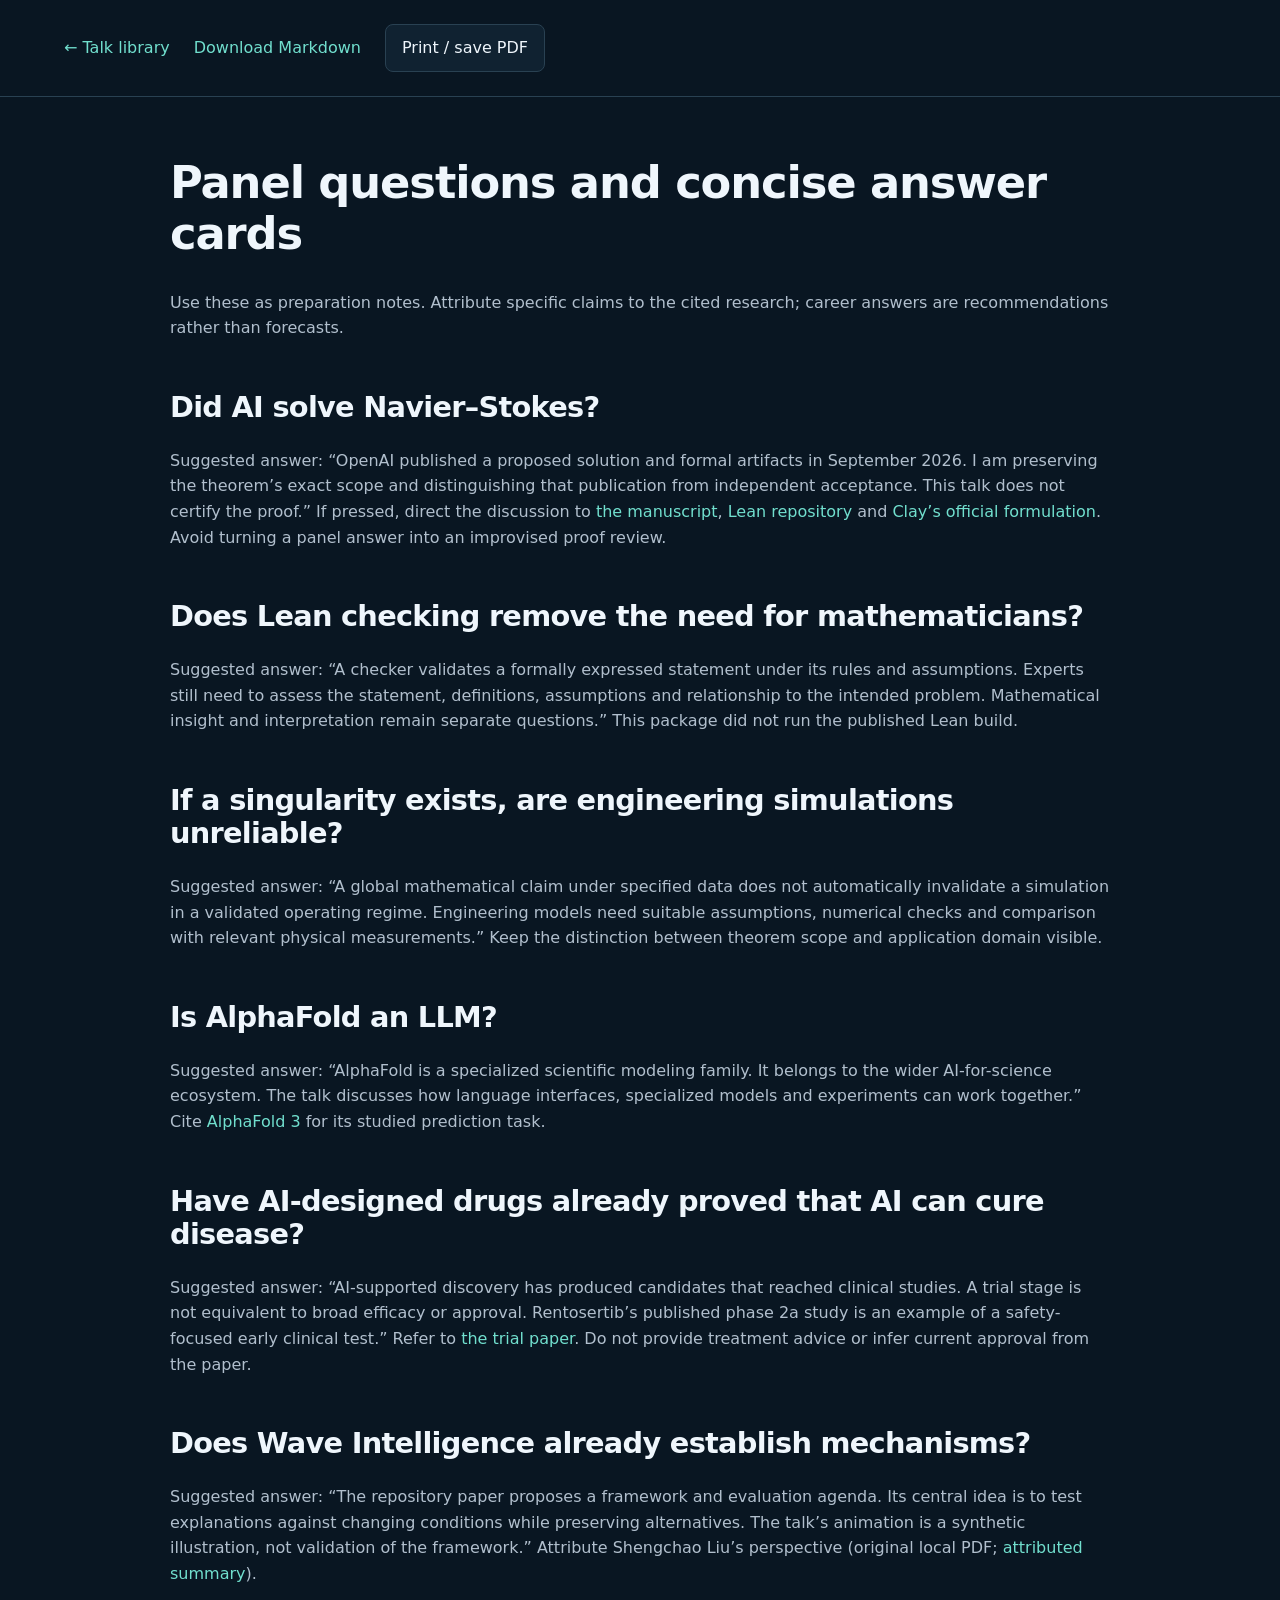
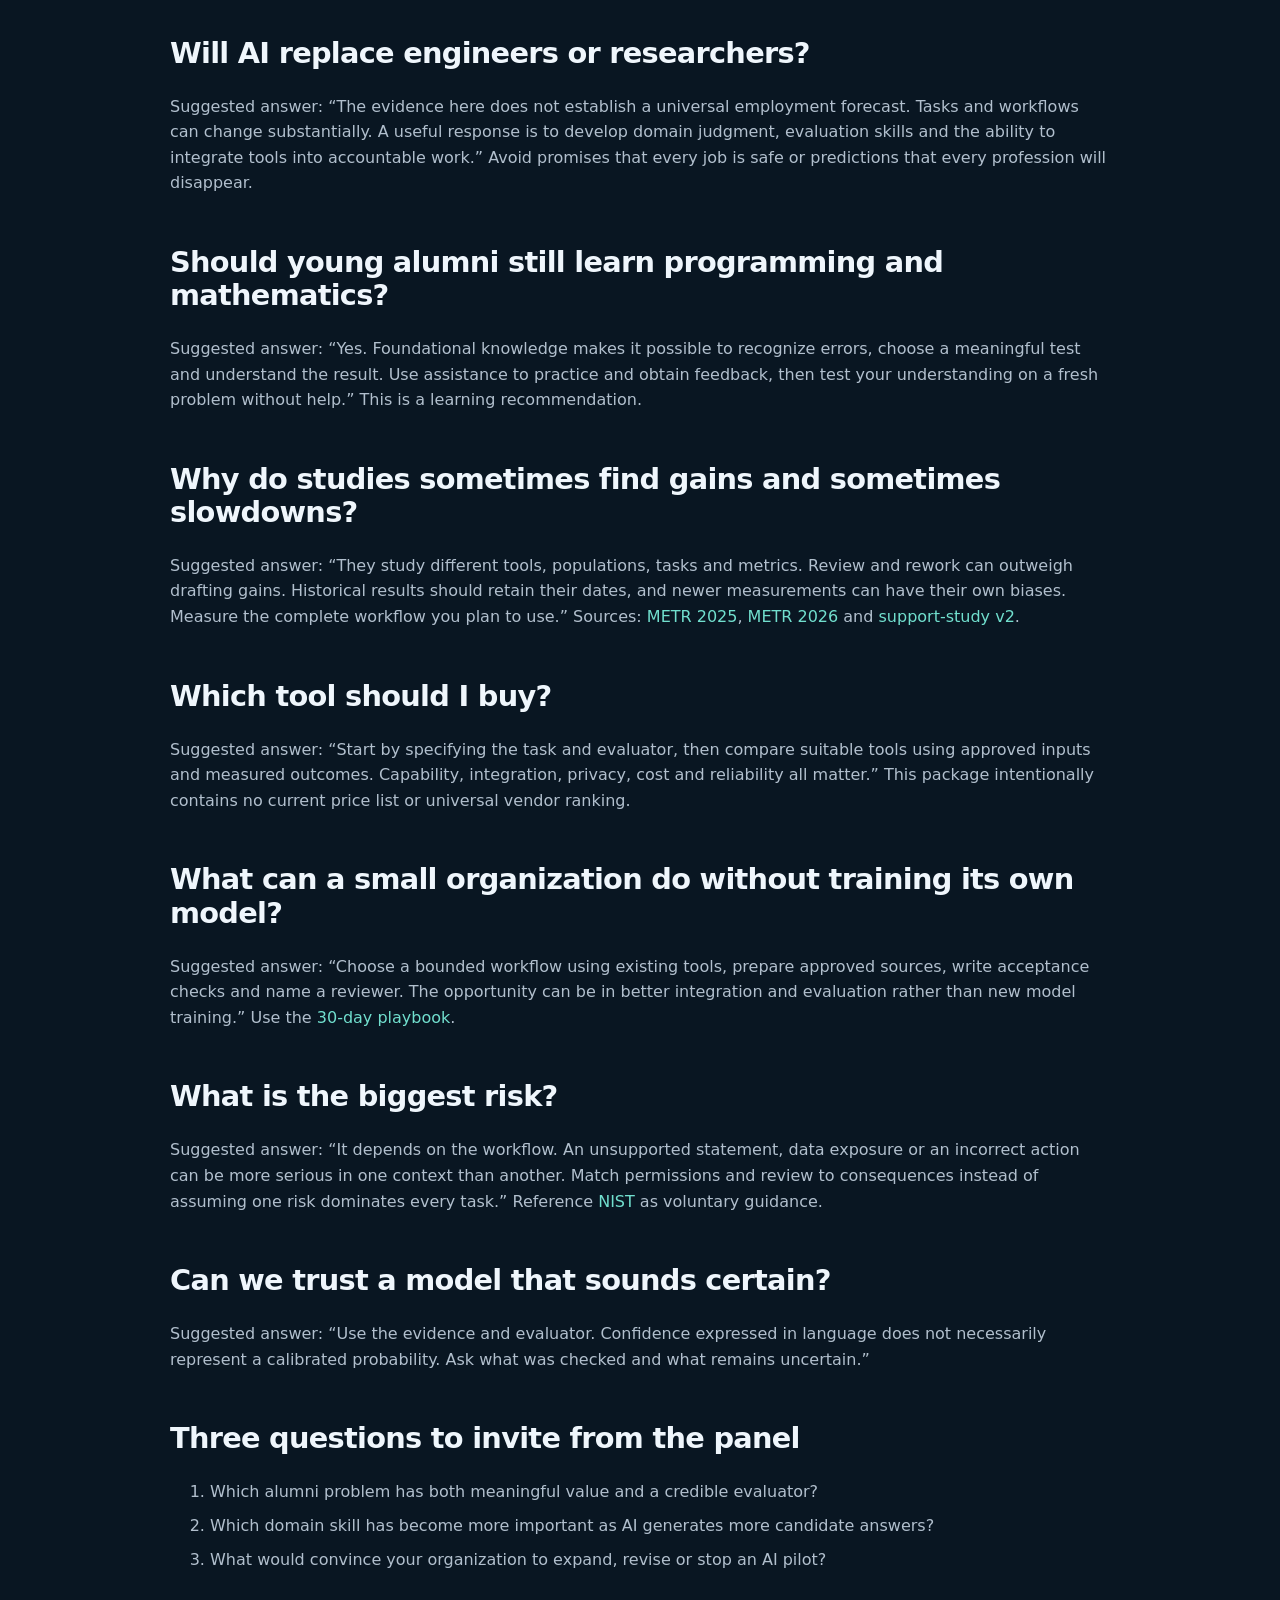
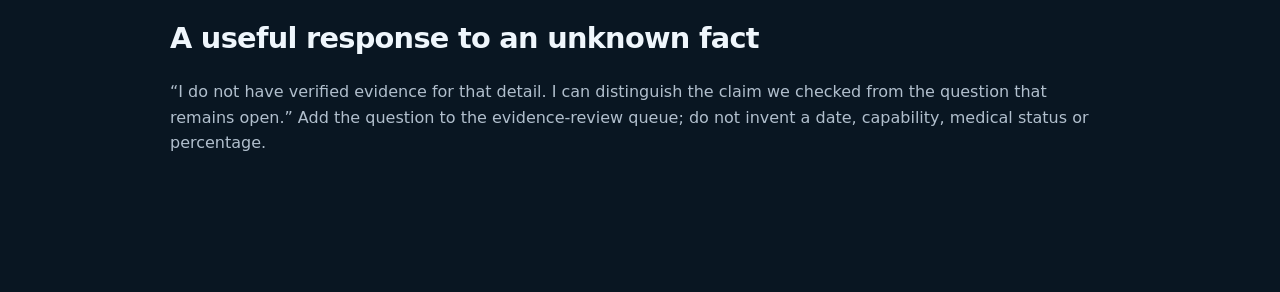
<file: public/read/05-panel-qa.html>
<!doctype html><html lang="en"><head><meta charset="utf-8"><meta name="viewport" content="width=device-width,initial-scale=1"><title>05-panel-qa · AI at the Frontier</title><link rel="stylesheet" href="../assets/style.css"></head><body class="reader"><a class="skip" href="#document">Skip to document</a><nav><a href="../index.html#library">← Talk library</a><a href="../downloads/docs/05-panel-qa.md" download>Download Markdown</a><button onclick="window.print()">Print / save PDF</button></nav><main id="document"><h1 id="panel-questions-and-concise-answer-cards">Panel questions and concise answer cards</h1>
<p>Use these as preparation notes. Attribute specific claims to the cited research; career answers are recommendations rather than forecasts.</p>
<h2 id="did-ai-solve-navierstokes">Did AI solve Navier–Stokes?</h2>
<p>Suggested answer: “OpenAI published a proposed solution and formal artifacts in September 2026. I am preserving the theorem’s exact scope and distinguishing that publication from independent acceptance. This talk does not certify the proof.” If pressed, direct the discussion to <a href="https://cdn.openai.com/pdf/32d9f210-8b73-45e0-91bc-82a30aef8a9a/navier-stokes.pdf">the manuscript</a>, <a href="https://github.com/openai/NavierStokesAndEuler">Lean repository</a> and <a href="https://www.claymath.org/wp-content/uploads/2022/06/navierstokes.pdf">Clay’s official formulation</a>. Avoid turning a panel answer into an improvised proof review.</p>
<h2 id="does-lean-checking-remove-the-need-for-mathematicians">Does Lean checking remove the need for mathematicians?</h2>
<p>Suggested answer: “A checker validates a formally expressed statement under its rules and assumptions. Experts still need to assess the statement, definitions, assumptions and relationship to the intended problem. Mathematical insight and interpretation remain separate questions.” This package did not run the published Lean build.</p>
<h2 id="if-a-singularity-exists-are-engineering-simulations-unreliable">If a singularity exists, are engineering simulations unreliable?</h2>
<p>Suggested answer: “A global mathematical claim under specified data does not automatically invalidate a simulation in a validated operating regime. Engineering models need suitable assumptions, numerical checks and comparison with relevant physical measurements.” Keep the distinction between theorem scope and application domain visible.</p>
<h2 id="is-alphafold-an-llm">Is AlphaFold an LLM?</h2>
<p>Suggested answer: “AlphaFold is a specialized scientific modeling family. It belongs to the wider AI-for-science ecosystem. The talk discusses how language interfaces, specialized models and experiments can work together.” Cite <a href="https://www.nature.com/articles/s41586-024-07487-w">AlphaFold 3</a> for its studied prediction task.</p>
<h2 id="have-ai-designed-drugs-already-proved-that-ai-can-cure-disease">Have AI-designed drugs already proved that AI can cure disease?</h2>
<p>Suggested answer: “AI-supported discovery has produced candidates that reached clinical studies. A trial stage is not equivalent to broad efficacy or approval. Rentosertib’s published phase 2a study is an example of a safety-focused early clinical test.” Refer to <a href="https://www.nature.com/articles/s41591-025-03743-2">the trial paper</a>. Do not provide treatment advice or infer current approval from the paper.</p>
<h2 id="does-wave-intelligence-already-establish-mechanisms">Does Wave Intelligence already establish mechanisms?</h2>
<p>Suggested answer: “The repository paper proposes a framework and evaluation agenda. Its central idea is to test explanations against changing conditions while preserving alternatives. The talk’s animation is a synthetic illustration, not validation of the framework.” Attribute Shengchao Liu’s perspective <span>(original local PDF; <a href="03-wave-intelligence.html">attributed summary</a>)</span>.</p>
<h2 id="will-ai-replace-engineers-or-researchers">Will AI replace engineers or researchers?</h2>
<p>Suggested answer: “The evidence here does not establish a universal employment forecast. Tasks and workflows can change substantially. A useful response is to develop domain judgment, evaluation skills and the ability to integrate tools into accountable work.” Avoid promises that every job is safe or predictions that every profession will disappear.</p>
<h2 id="should-young-alumni-still-learn-programming-and-mathematics">Should young alumni still learn programming and mathematics?</h2>
<p>Suggested answer: “Yes. Foundational knowledge makes it possible to recognize errors, choose a meaningful test and understand the result. Use assistance to practice and obtain feedback, then test your understanding on a fresh problem without help.” This is a learning recommendation.</p>
<h2 id="why-do-studies-sometimes-find-gains-and-sometimes-slowdowns">Why do studies sometimes find gains and sometimes slowdowns?</h2>
<p>Suggested answer: “They study different tools, populations, tasks and metrics. Review and rework can outweigh drafting gains. Historical results should retain their dates, and newer measurements can have their own biases. Measure the complete workflow you plan to use.” Sources: <a href="https://metr.org/blog/2025-07-10-early-2025-ai-experienced-os-dev-study/">METR 2025</a>, <a href="https://metr.org/blog/2026-02-24-uplift-update/">METR 2026</a> and <a href="https://arxiv.org/abs/2304.11771v2">support-study v2</a>.</p>
<h2 id="which-tool-should-i-buy">Which tool should I buy?</h2>
<p>Suggested answer: “Start by specifying the task and evaluator, then compare suitable tools using approved inputs and measured outcomes. Capability, integration, privacy, cost and reliability all matter.” This package intentionally contains no current price list or universal vendor ranking.</p>
<h2 id="what-can-a-small-organization-do-without-training-its-own-model">What can a small organization do without training its own model?</h2>
<p>Suggested answer: “Choose a bounded workflow using existing tools, prepare approved sources, write acceptance checks and name a reviewer. The opportunity can be in better integration and evaluation rather than new model training.” Use the <a href="04-alumni-playbook.html">30-day playbook</a>.</p>
<h2 id="what-is-the-biggest-risk">What is the biggest risk?</h2>
<p>Suggested answer: “It depends on the workflow. An unsupported statement, data exposure or an incorrect action can be more serious in one context than another. Match permissions and review to consequences instead of assuming one risk dominates every task.” Reference <a href="https://nvlpubs.nist.gov/nistpubs/ai/NIST.AI.600-1.pdf">NIST</a> as voluntary guidance.</p>
<h2 id="can-we-trust-a-model-that-sounds-certain">Can we trust a model that sounds certain?</h2>
<p>Suggested answer: “Use the evidence and evaluator. Confidence expressed in language does not necessarily represent a calibrated probability. Ask what was checked and what remains uncertain.”</p>
<h2 id="three-questions-to-invite-from-the-panel">Three questions to invite from the panel</h2>
<ol><li>Which alumni problem has both meaningful value and a credible evaluator?</li><li>Which domain skill has become more important as AI generates more candidate answers?</li><li>What would convince your organization to expand, revise or stop an AI pilot?</li></ol>
<h2 id="a-useful-response-to-an-unknown-fact">A useful response to an unknown fact</h2>
<p>“I do not have verified evidence for that detail. I can distinguish the claim we checked from the question that remains open.” Add the question to the evidence-review queue; do not invent a date, capability, medical status or percentage.</p></main><script type="module" src="../assets/reader.js"></script></body></html>
</file>
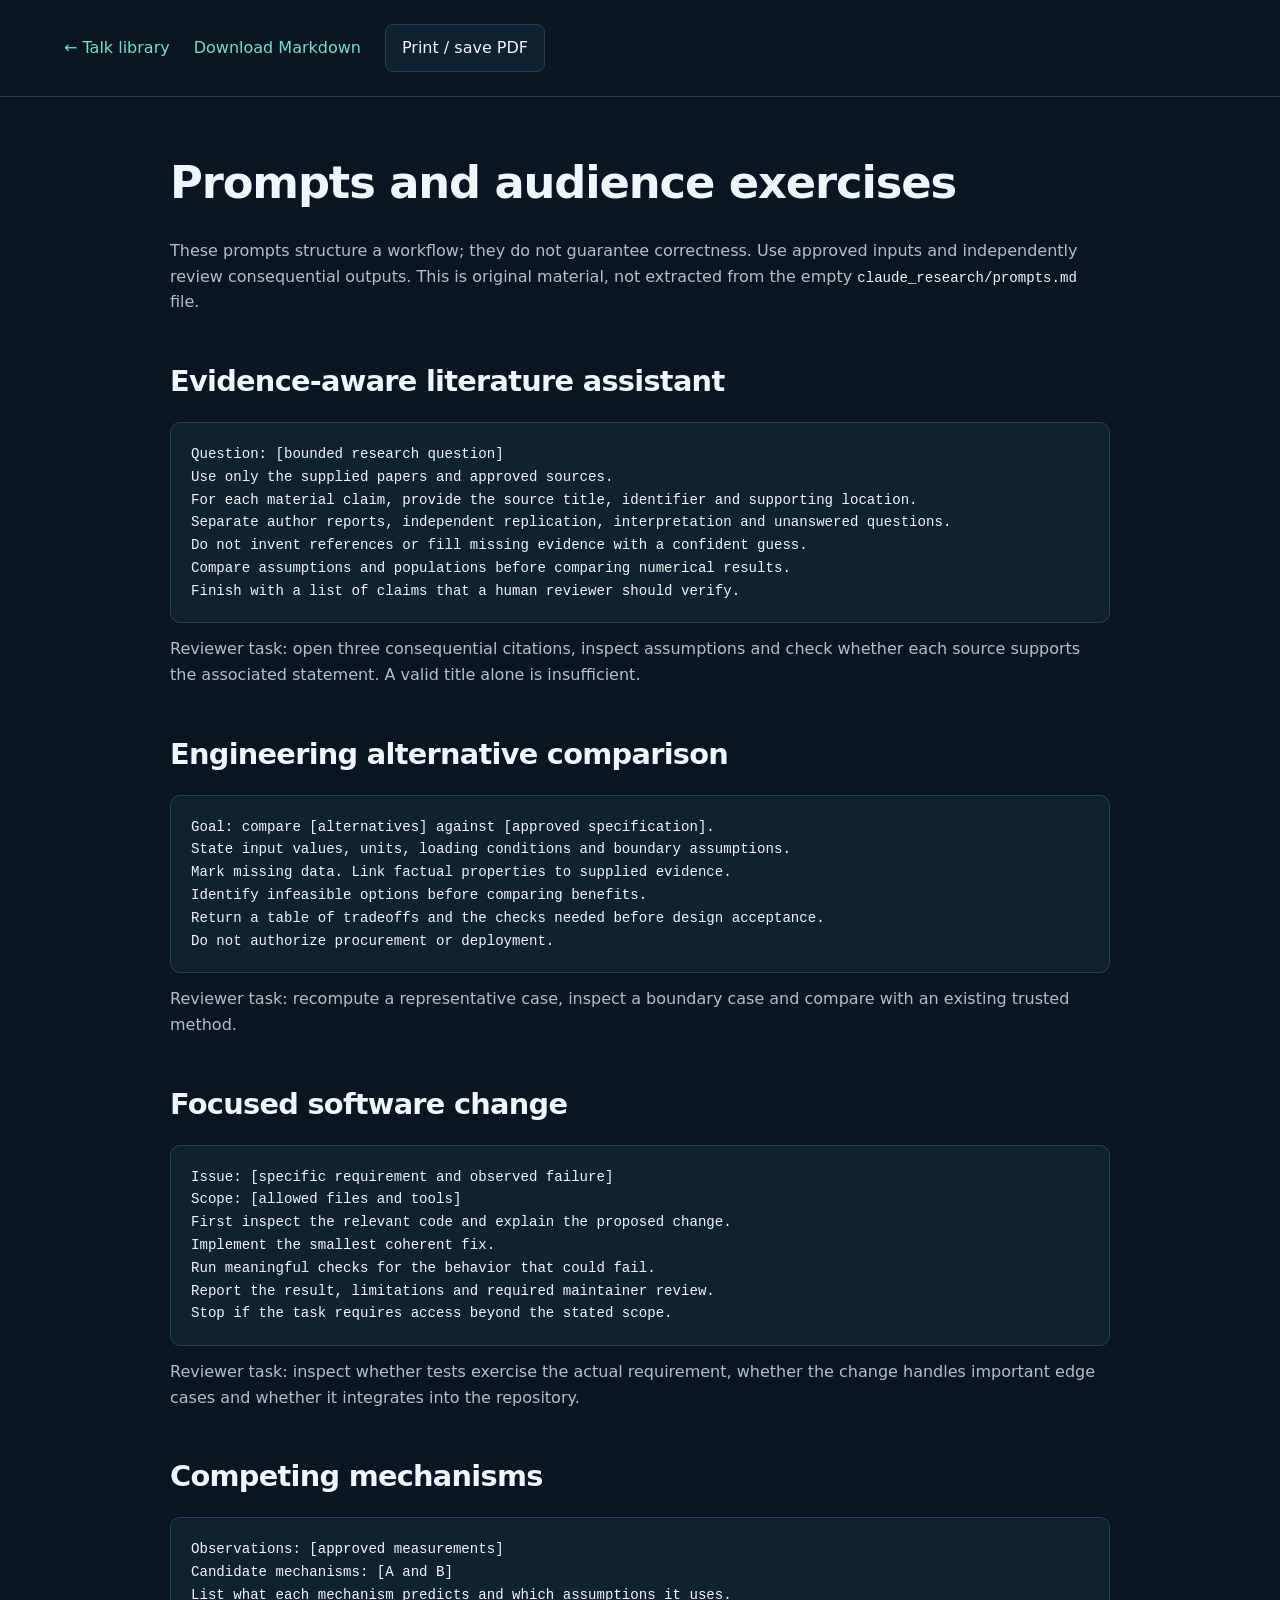
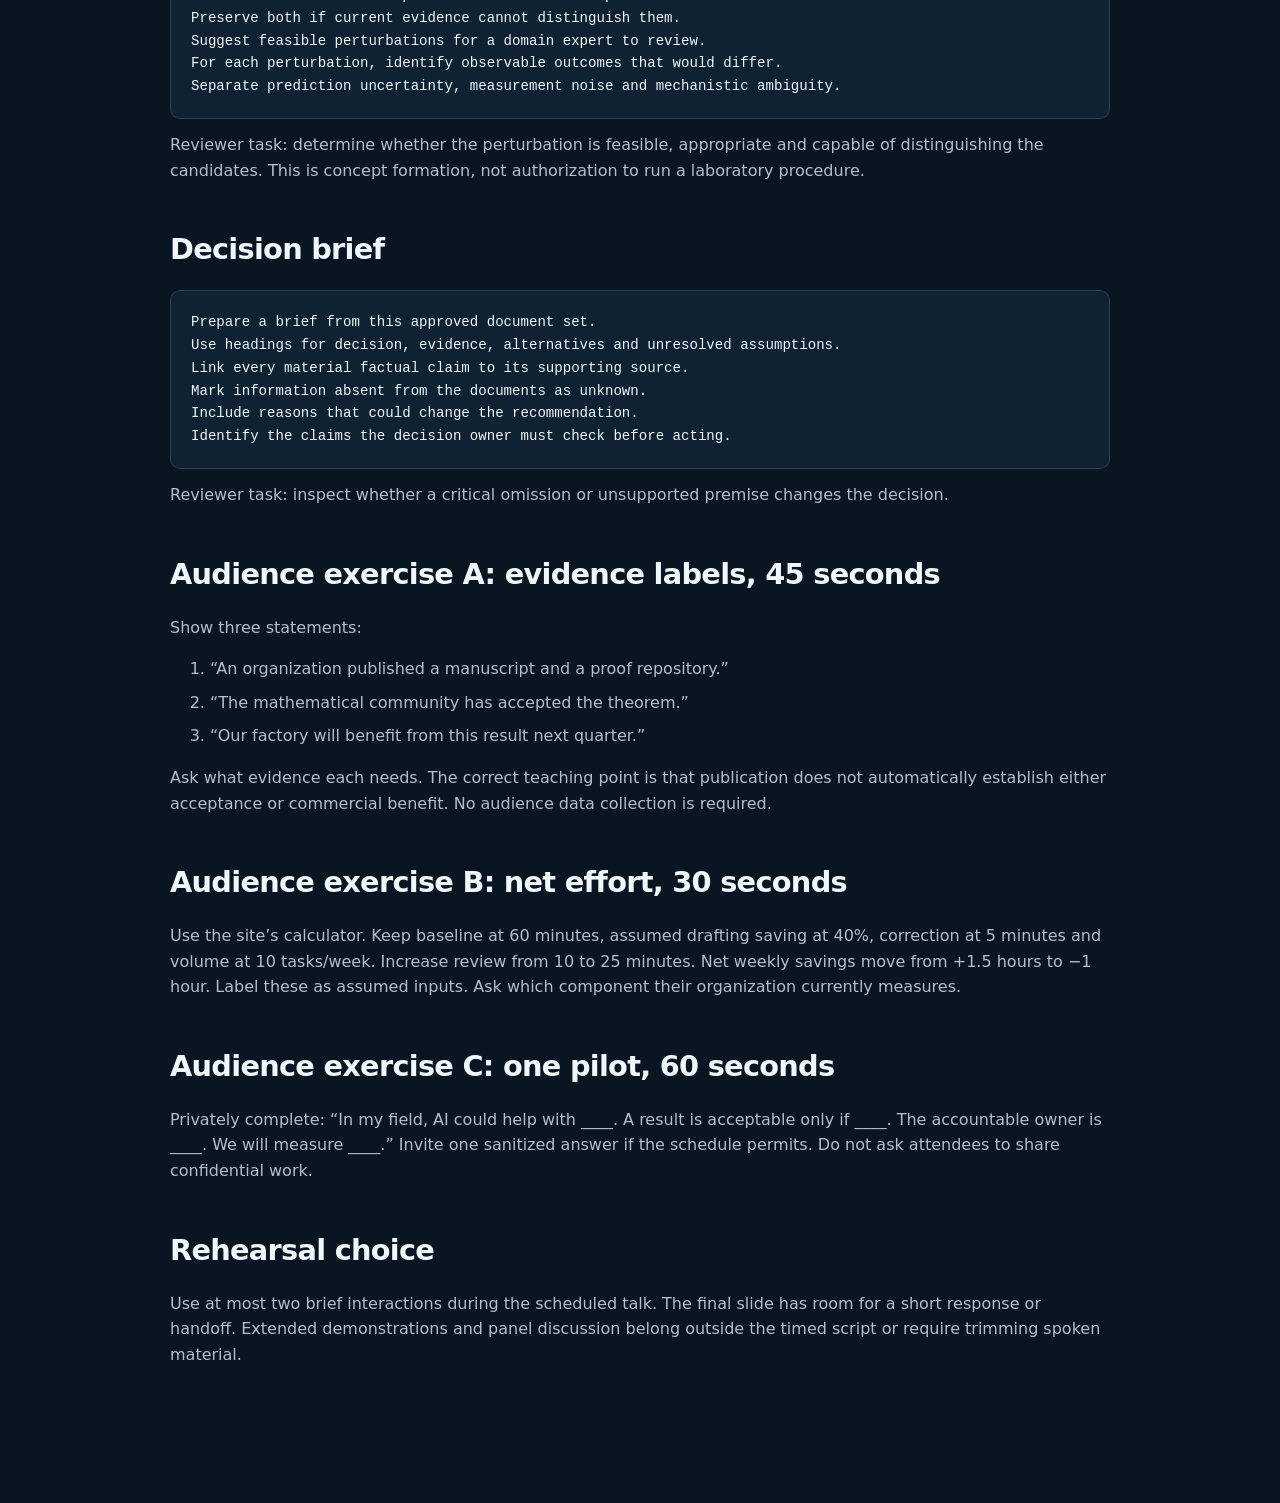
<file: public/read/06-prompts-and-exercises.html>
<!doctype html><html lang="en"><head><meta charset="utf-8"><meta name="viewport" content="width=device-width,initial-scale=1"><title>06-prompts-and-exercises · AI at the Frontier</title><link rel="stylesheet" href="../assets/style.css"></head><body class="reader"><a class="skip" href="#document">Skip to document</a><nav><a href="../index.html#library">← Talk library</a><a href="../downloads/docs/06-prompts-and-exercises.md" download>Download Markdown</a><button onclick="window.print()">Print / save PDF</button></nav><main id="document"><h1 id="prompts-and-audience-exercises">Prompts and audience exercises</h1>
<p>These prompts structure a workflow; they do not guarantee correctness. Use approved inputs and independently review consequential outputs. This is original material, not extracted from the empty <code>claude_research/prompts.md</code> file.</p>
<h2 id="evidence-aware-literature-assistant">Evidence-aware literature assistant</h2>
<pre><code>Question: [bounded research question]
Use only the supplied papers and approved sources.
For each material claim, provide the source title, identifier and supporting location.
Separate author reports, independent replication, interpretation and unanswered questions.
Do not invent references or fill missing evidence with a confident guess.
Compare assumptions and populations before comparing numerical results.
Finish with a list of claims that a human reviewer should verify.</code></pre>
<p>Reviewer task: open three consequential citations, inspect assumptions and check whether each source supports the associated statement. A valid title alone is insufficient.</p>
<h2 id="engineering-alternative-comparison">Engineering alternative comparison</h2>
<pre><code>Goal: compare [alternatives] against [approved specification].
State input values, units, loading conditions and boundary assumptions.
Mark missing data. Link factual properties to supplied evidence.
Identify infeasible options before comparing benefits.
Return a table of tradeoffs and the checks needed before design acceptance.
Do not authorize procurement or deployment.</code></pre>
<p>Reviewer task: recompute a representative case, inspect a boundary case and compare with an existing trusted method.</p>
<h2 id="focused-software-change">Focused software change</h2>
<pre><code>Issue: [specific requirement and observed failure]
Scope: [allowed files and tools]
First inspect the relevant code and explain the proposed change.
Implement the smallest coherent fix.
Run meaningful checks for the behavior that could fail.
Report the result, limitations and required maintainer review.
Stop if the task requires access beyond the stated scope.</code></pre>
<p>Reviewer task: inspect whether tests exercise the actual requirement, whether the change handles important edge cases and whether it integrates into the repository.</p>
<h2 id="competing-mechanisms">Competing mechanisms</h2>
<pre><code>Observations: [approved measurements]
Candidate mechanisms: [A and B]
List what each mechanism predicts and which assumptions it uses.
Preserve both if current evidence cannot distinguish them.
Suggest feasible perturbations for a domain expert to review.
For each perturbation, identify observable outcomes that would differ.
Separate prediction uncertainty, measurement noise and mechanistic ambiguity.</code></pre>
<p>Reviewer task: determine whether the perturbation is feasible, appropriate and capable of distinguishing the candidates. This is concept formation, not authorization to run a laboratory procedure.</p>
<h2 id="decision-brief">Decision brief</h2>
<pre><code>Prepare a brief from this approved document set.
Use headings for decision, evidence, alternatives and unresolved assumptions.
Link every material factual claim to its supporting source.
Mark information absent from the documents as unknown.
Include reasons that could change the recommendation.
Identify the claims the decision owner must check before acting.</code></pre>
<p>Reviewer task: inspect whether a critical omission or unsupported premise changes the decision.</p>
<h2 id="audience-exercise-a-evidence-labels-45-seconds">Audience exercise A: evidence labels, 45 seconds</h2>
<p>Show three statements:</p>
<ol><li>“An organization published a manuscript and a proof repository.”</li><li>“The mathematical community has accepted the theorem.”</li><li>“Our factory will benefit from this result next quarter.”</li></ol>
<p>Ask what evidence each needs. The correct teaching point is that publication does not automatically establish either acceptance or commercial benefit. No audience data collection is required.</p>
<h2 id="audience-exercise-b-net-effort-30-seconds">Audience exercise B: net effort, 30 seconds</h2>
<p>Use the site’s calculator. Keep baseline at 60 minutes, assumed drafting saving at 40%, correction at 5 minutes and volume at 10 tasks/week. Increase review from 10 to 25 minutes. Net weekly savings move from +1.5 hours to −1 hour. Label these as assumed inputs. Ask which component their organization currently measures.</p>
<h2 id="audience-exercise-c-one-pilot-60-seconds">Audience exercise C: one pilot, 60 seconds</h2>
<p>Privately complete: “In my field, AI could help with ____. A result is acceptable only if ____. The accountable owner is ____. We will measure ____.” Invite one sanitized answer if the schedule permits. Do not ask attendees to share confidential work.</p>
<h2 id="rehearsal-choice">Rehearsal choice</h2>
<p>Use at most two brief interactions during the scheduled talk. The final slide has room for a short response or handoff. Extended demonstrations and panel discussion belong outside the timed script or require trimming spoken material.</p></main><script type="module" src="../assets/reader.js"></script></body></html>
</file>
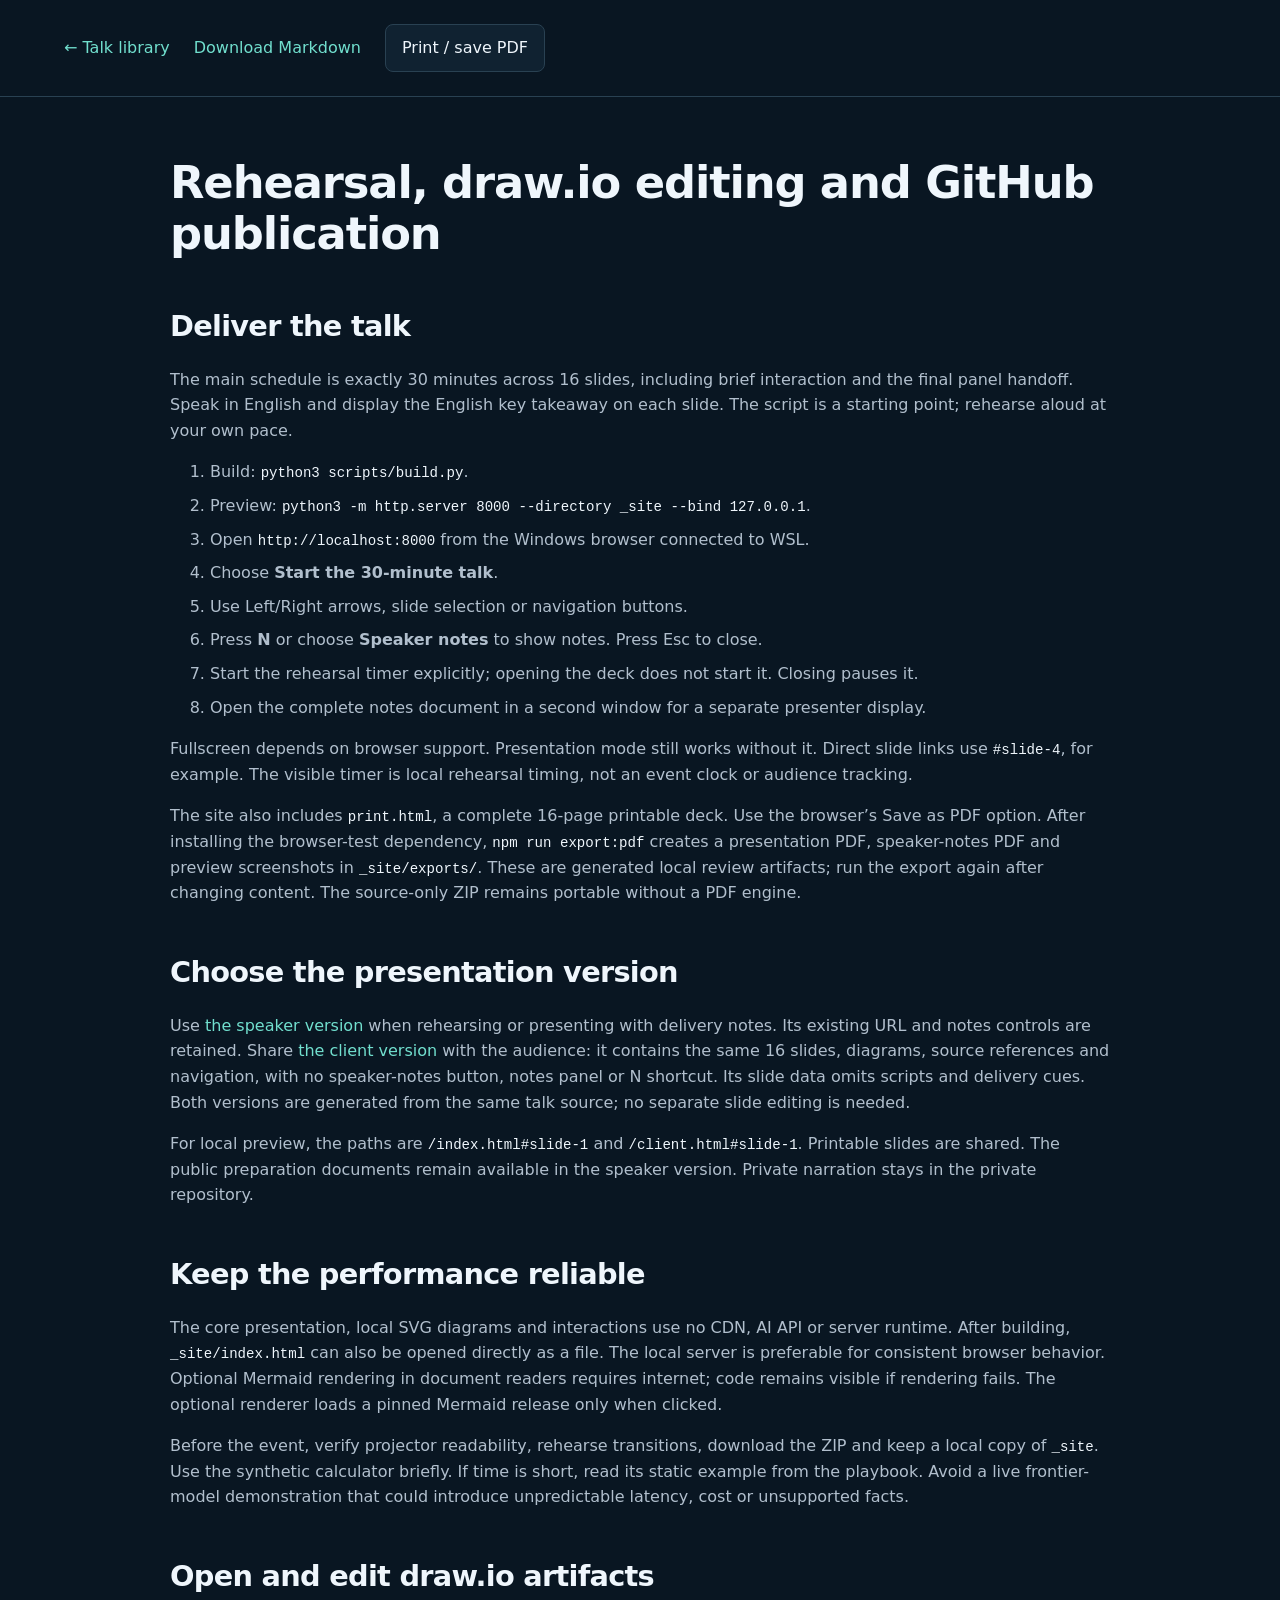
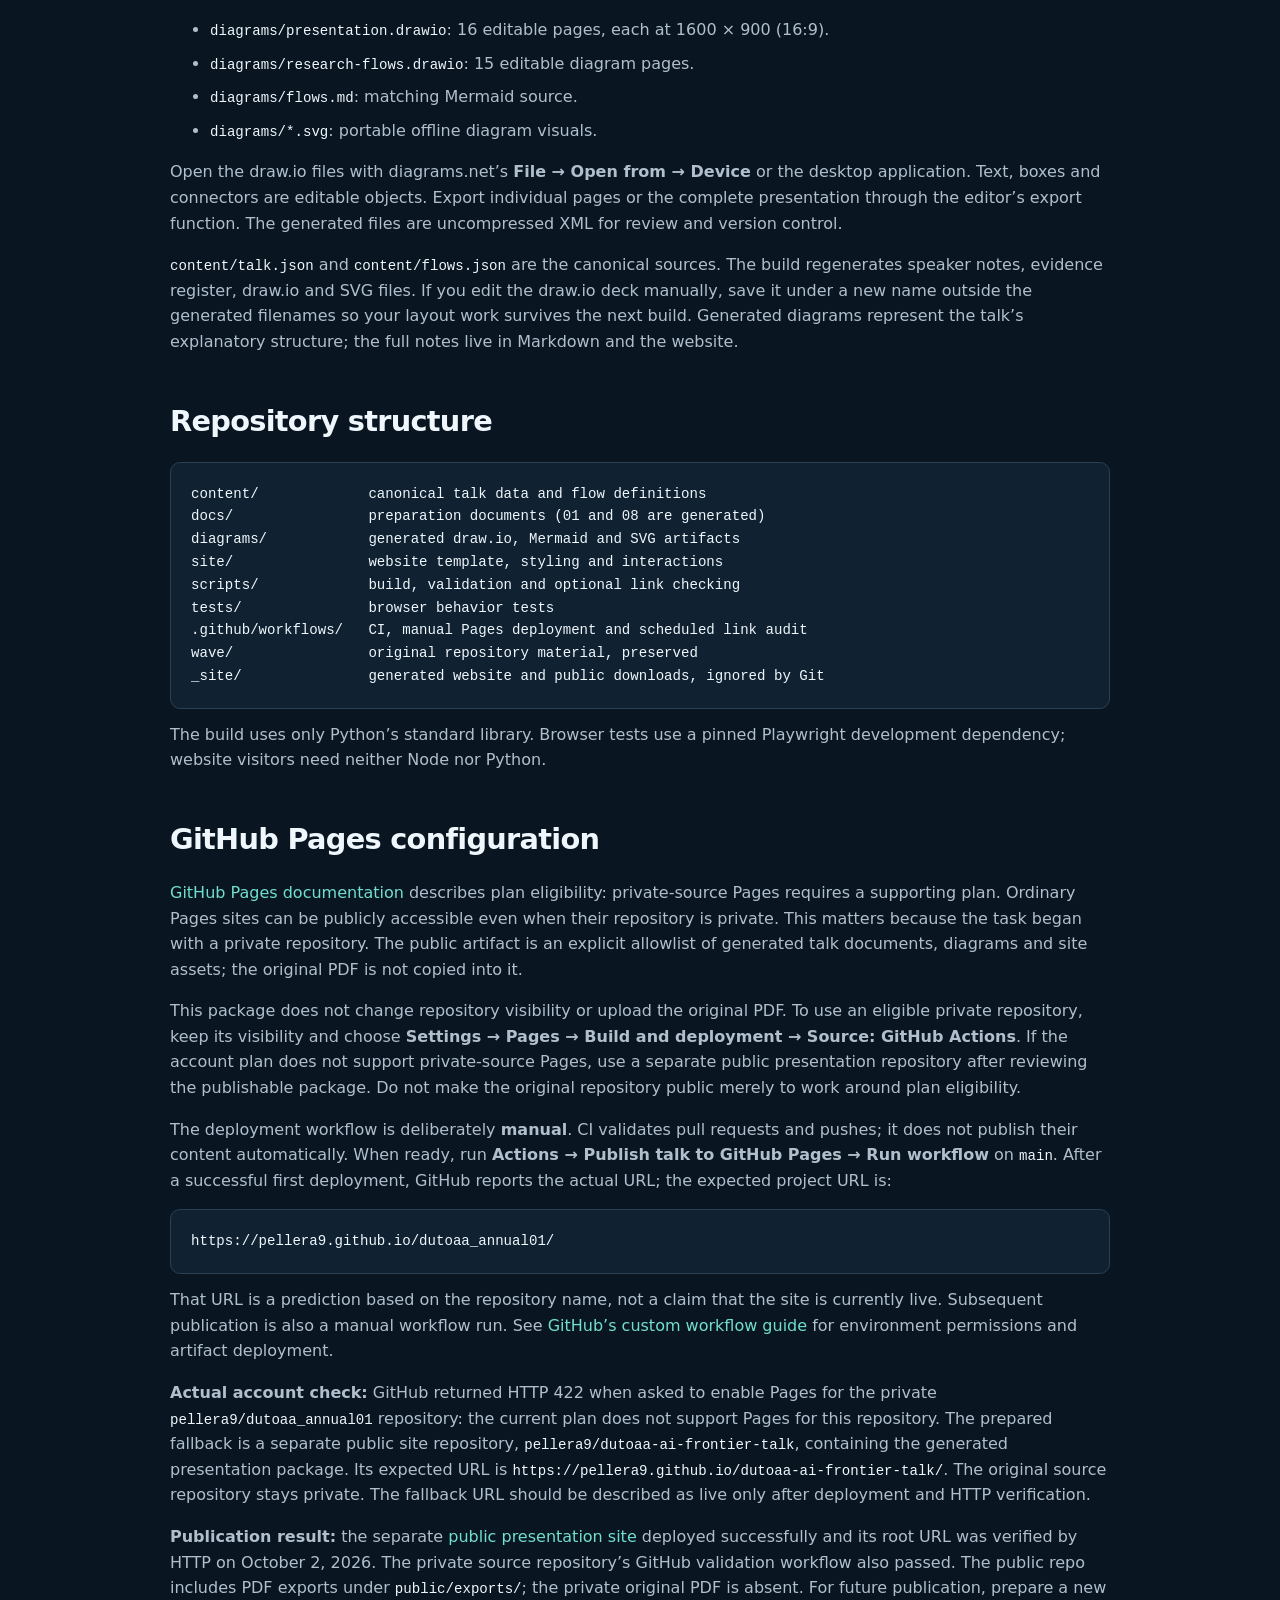
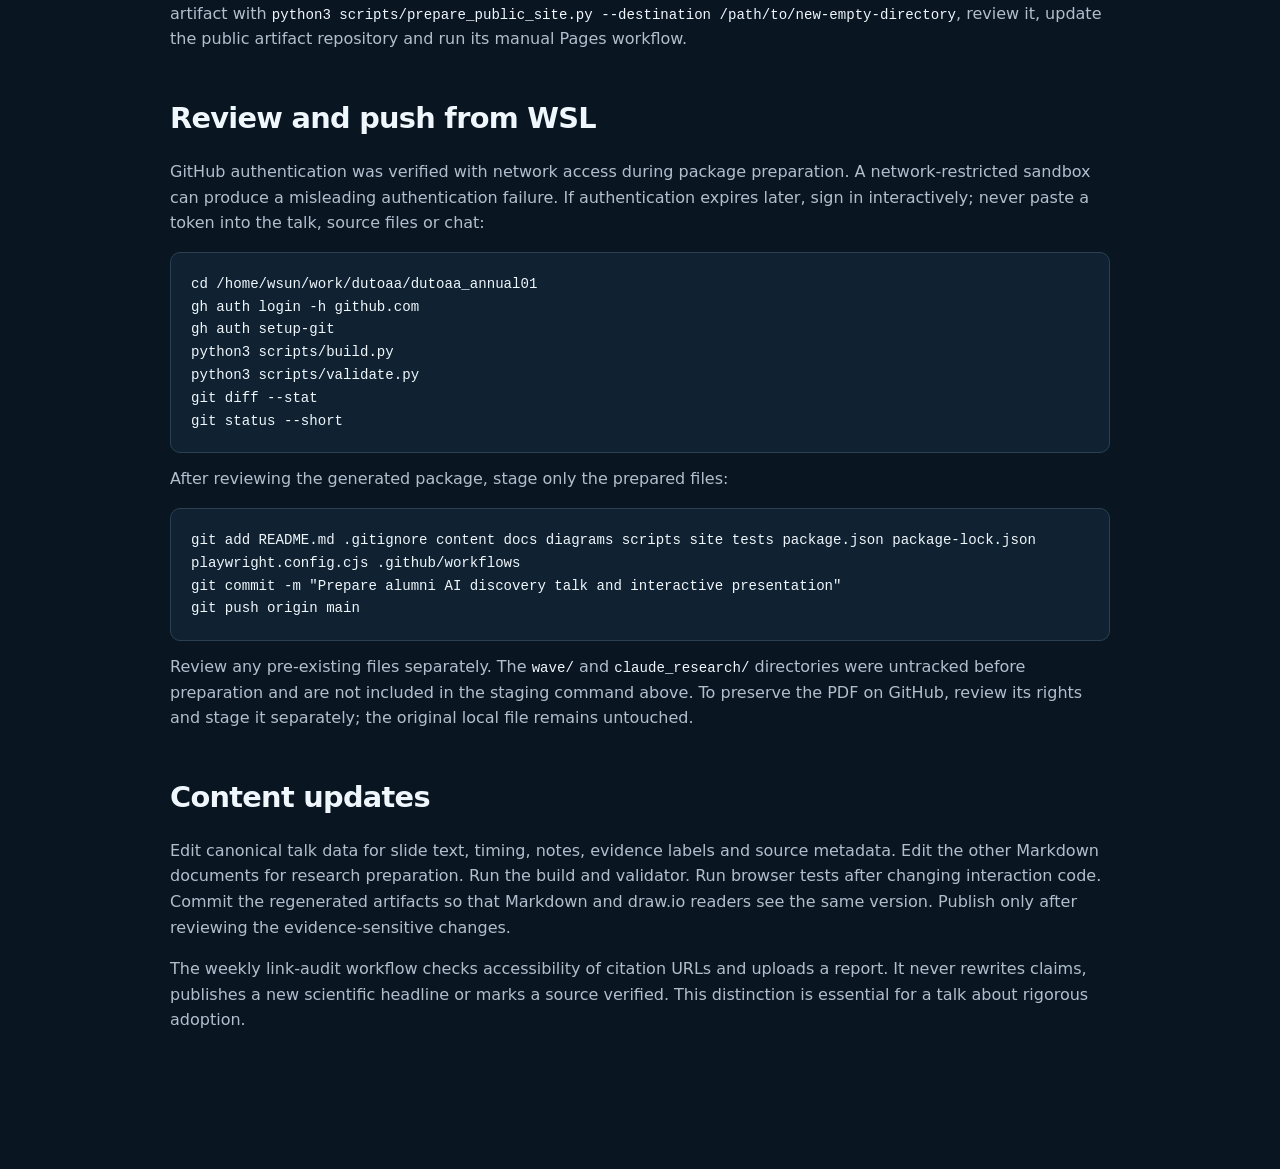
<file: public/read/07-production-and-publishing.html>
<!doctype html><html lang="en"><head><meta charset="utf-8"><meta name="viewport" content="width=device-width,initial-scale=1"><title>07-production-and-publishing · AI at the Frontier</title><link rel="stylesheet" href="../assets/style.css"></head><body class="reader"><a class="skip" href="#document">Skip to document</a><nav><a href="../index.html#library">← Talk library</a><a href="../downloads/docs/07-production-and-publishing.md" download>Download Markdown</a><button onclick="window.print()">Print / save PDF</button></nav><main id="document"><h1 id="rehearsal-drawio-editing-and-github-publication">Rehearsal, draw.io editing and GitHub publication</h1>
<h2 id="deliver-the-talk">Deliver the talk</h2>
<p>The main schedule is exactly 30 minutes across 16 slides, including brief interaction and the final panel handoff. Speak in English and display the English key takeaway on each slide. The script is a starting point; rehearse aloud at your own pace.</p>
<ol><li>Build: <code>python3 scripts/build.py</code>.</li><li>Preview: <code>python3 -m http.server 8000 --directory _site --bind 127.0.0.1</code>.</li><li>Open <code>http://localhost:8000</code> from the Windows browser connected to WSL.</li><li>Choose <strong>Start the 30-minute talk</strong>.</li><li>Use Left/Right arrows, slide selection or navigation buttons.</li><li>Press <strong>N</strong> or choose <strong>Speaker notes</strong> to show notes. Press Esc to close.</li><li>Start the rehearsal timer explicitly; opening the deck does not start it. Closing pauses it.</li><li>Open the complete notes document in a second window for a separate presenter display.</li></ol>
<p>Fullscreen depends on browser support. Presentation mode still works without it. Direct slide links use <code>#slide-4</code>, for example. The visible timer is local rehearsal timing, not an event clock or audience tracking.</p>
<p>The site also includes <code>print.html</code>, a complete 16-page printable deck. Use the browser’s Save as PDF option. After installing the browser-test dependency, <code>npm run export:pdf</code> creates a presentation PDF, speaker-notes PDF and preview screenshots in <code>_site/exports/</code>. These are generated local review artifacts; run the export again after changing content. The source-only ZIP remains portable without a PDF engine.</p>
<h2 id="choose-the-presentation-version">Choose the presentation version</h2>
<p>Use <a href="https://pellera9.github.io/dutoaa-ai-frontier-talk/#slide-1">the speaker version</a> when rehearsing or presenting with delivery notes. Its existing URL and notes controls are retained. Share <a href="https://pellera9.github.io/dutoaa-ai-frontier-talk/client.html#slide-1">the client version</a> with the audience: it contains the same 16 slides, diagrams, source references and navigation, with no speaker-notes button, notes panel or N shortcut. Its slide data omits scripts and delivery cues. Both versions are generated from the same talk source; no separate slide editing is needed.</p>
<p>For local preview, the paths are <code>/index.html#slide-1</code> and <code>/client.html#slide-1</code>. Printable slides are shared. The public preparation documents remain available in the speaker version. Private narration stays in the private repository.</p>
<h2 id="keep-the-performance-reliable">Keep the performance reliable</h2>
<p>The core presentation, local SVG diagrams and interactions use no CDN, AI API or server runtime. After building, <code>_site/index.html</code> can also be opened directly as a file. The local server is preferable for consistent browser behavior. Optional Mermaid rendering in document readers requires internet; code remains visible if rendering fails. The optional renderer loads a pinned Mermaid release only when clicked.</p>
<p>Before the event, verify projector readability, rehearse transitions, download the ZIP and keep a local copy of <code>_site</code>. Use the synthetic calculator briefly. If time is short, read its static example from the playbook. Avoid a live frontier-model demonstration that could introduce unpredictable latency, cost or unsupported facts.</p>
<h2 id="open-and-edit-drawio-artifacts">Open and edit draw.io artifacts</h2>
<ul><li><code>diagrams/presentation.drawio</code>: 16 editable pages, each at 1600 × 900 (16:9).</li><li><code>diagrams/research-flows.drawio</code>: 15 editable diagram pages.</li><li><code>diagrams/flows.md</code>: matching Mermaid source.</li><li><code>diagrams/*.svg</code>: portable offline diagram visuals.</li></ul>
<p>Open the draw.io files with diagrams.net’s <strong>File → Open from → Device</strong> or the desktop application. Text, boxes and connectors are editable objects. Export individual pages or the complete presentation through the editor’s export function. The generated files are uncompressed XML for review and version control.</p>
<p><code>content/talk.json</code> and <code>content/flows.json</code> are the canonical sources. The build regenerates speaker notes, evidence register, draw.io and SVG files. If you edit the draw.io deck manually, save it under a new name outside the generated filenames so your layout work survives the next build. Generated diagrams represent the talk’s explanatory structure; the full notes live in Markdown and the website.</p>
<h2 id="repository-structure">Repository structure</h2>
<pre><code>content/             canonical talk data and flow definitions
docs/                preparation documents (01 and 08 are generated)
diagrams/            generated draw.io, Mermaid and SVG artifacts
site/                website template, styling and interactions
scripts/             build, validation and optional link checking
tests/               browser behavior tests
.github/workflows/   CI, manual Pages deployment and scheduled link audit
wave/                original repository material, preserved
_site/               generated website and public downloads, ignored by Git</code></pre>
<p>The build uses only Python’s standard library. Browser tests use a pinned Playwright development dependency; website visitors need neither Node nor Python.</p>
<h2 id="github-pages-configuration">GitHub Pages configuration</h2>
<p><a href="https://docs.github.com/en/pages/getting-started-with-github-pages/creating-a-github-pages-site">GitHub Pages documentation</a> describes plan eligibility: private-source Pages requires a supporting plan. Ordinary Pages sites can be publicly accessible even when their repository is private. This matters because the task began with a private repository. The public artifact is an explicit allowlist of generated talk documents, diagrams and site assets; the original PDF is not copied into it.</p>
<p>This package does not change repository visibility or upload the original PDF. To use an eligible private repository, keep its visibility and choose <strong>Settings → Pages → Build and deployment → Source: GitHub Actions</strong>. If the account plan does not support private-source Pages, use a separate public presentation repository after reviewing the publishable package. Do not make the original repository public merely to work around plan eligibility.</p>
<p>The deployment workflow is deliberately <strong>manual</strong>. CI validates pull requests and pushes; it does not publish their content automatically. When ready, run <strong>Actions → Publish talk to GitHub Pages → Run workflow</strong> on <code>main</code>. After a successful first deployment, GitHub reports the actual URL; the expected project URL is:</p>
<pre><code>https://pellera9.github.io/dutoaa_annual01/</code></pre>
<p>That URL is a prediction based on the repository name, not a claim that the site is currently live. Subsequent publication is also a manual workflow run. See <a href="https://docs.github.com/en/pages/getting-started-with-github-pages/using-custom-workflows-with-github-pages">GitHub’s custom workflow guide</a> for environment permissions and artifact deployment.</p>
<p><strong>Actual account check:</strong> GitHub returned HTTP 422 when asked to enable Pages for the private <code>pellera9/dutoaa_annual01</code> repository: the current plan does not support Pages for this repository. The prepared fallback is a separate public site repository, <code>pellera9/dutoaa-ai-frontier-talk</code>, containing the generated presentation package. Its expected URL is <code>https://pellera9.github.io/dutoaa-ai-frontier-talk/</code>. The original source repository stays private. The fallback URL should be described as live only after deployment and HTTP verification.</p>
<p><strong>Publication result:</strong> the separate <a href="https://pellera9.github.io/dutoaa-ai-frontier-talk/">public presentation site</a> deployed successfully and its root URL was verified by HTTP on October 2, 2026. The private source repository’s GitHub validation workflow also passed. The public repo includes PDF exports under <code>public/exports/</code>; the private original PDF is absent. For future publication, prepare a new artifact with <code>python3 scripts/prepare_public_site.py --destination /path/to/new-empty-directory</code>, review it, update the public artifact repository and run its manual Pages workflow.</p>
<h2 id="review-and-push-from-wsl">Review and push from WSL</h2>
<p>GitHub authentication was verified with network access during package preparation. A network-restricted sandbox can produce a misleading authentication failure. If authentication expires later, sign in interactively; never paste a token into the talk, source files or chat:</p>
<pre><code>cd /home/wsun/work/dutoaa/dutoaa_annual01
gh auth login -h github.com
gh auth setup-git
python3 scripts/build.py
python3 scripts/validate.py
git diff --stat
git status --short</code></pre>
<p>After reviewing the generated package, stage only the prepared files:</p>
<pre><code>git add README.md .gitignore content docs diagrams scripts site tests package.json package-lock.json playwright.config.cjs .github/workflows
git commit -m &quot;Prepare alumni AI discovery talk and interactive presentation&quot;
git push origin main</code></pre>
<p>Review any pre-existing files separately. The <code>wave/</code> and <code>claude_research/</code> directories were untracked before preparation and are not included in the staging command above. To preserve the PDF on GitHub, review its rights and stage it separately; the original local file remains untouched.</p>
<h2 id="content-updates">Content updates</h2>
<p>Edit canonical talk data for slide text, timing, notes, evidence labels and source metadata. Edit the other Markdown documents for research preparation. Run the build and validator. Run browser tests after changing interaction code. Commit the regenerated artifacts so that Markdown and draw.io readers see the same version. Publish only after reviewing the evidence-sensitive changes.</p>
<p>The weekly link-audit workflow checks accessibility of citation URLs and uploads a report. It never rewrites claims, publishes a new scientific headline or marks a source verified. This distinction is essential for a talk about rigorous adoption.</p></main><script type="module" src="../assets/reader.js"></script></body></html>
</file>
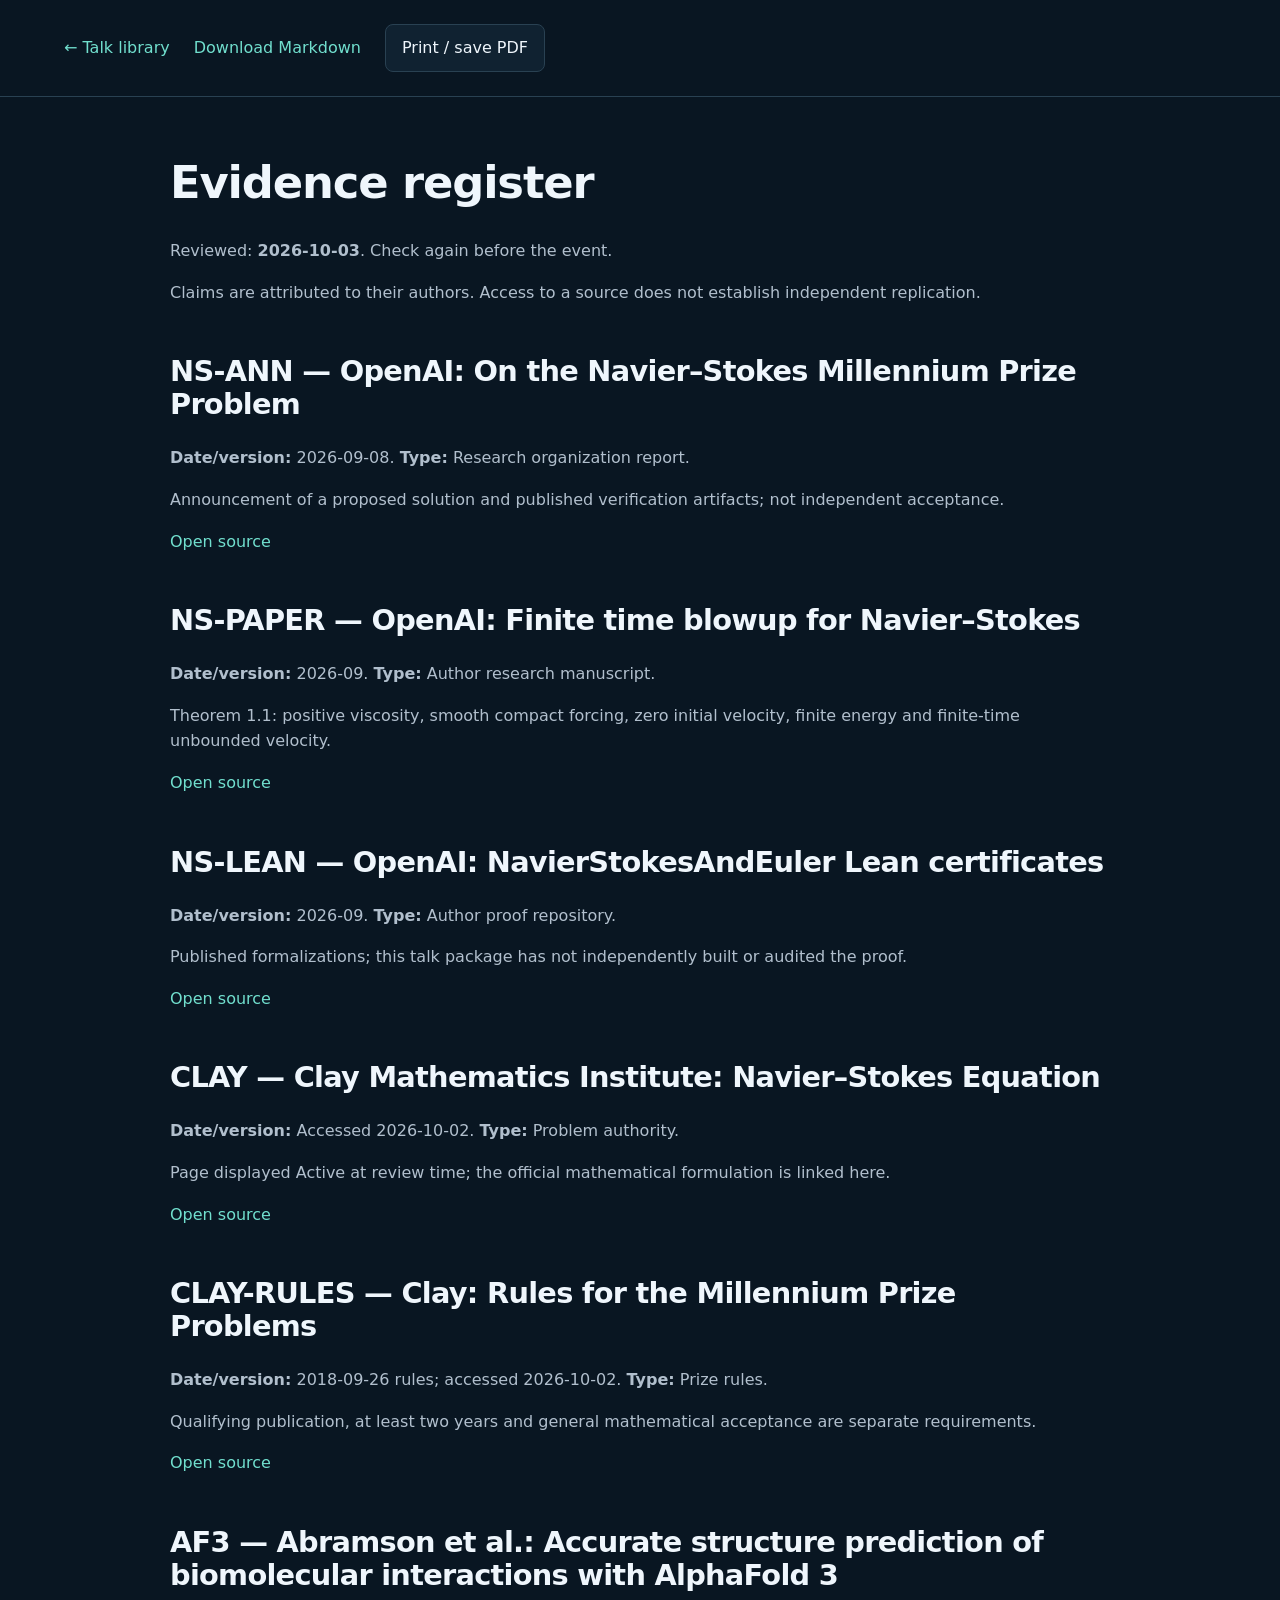
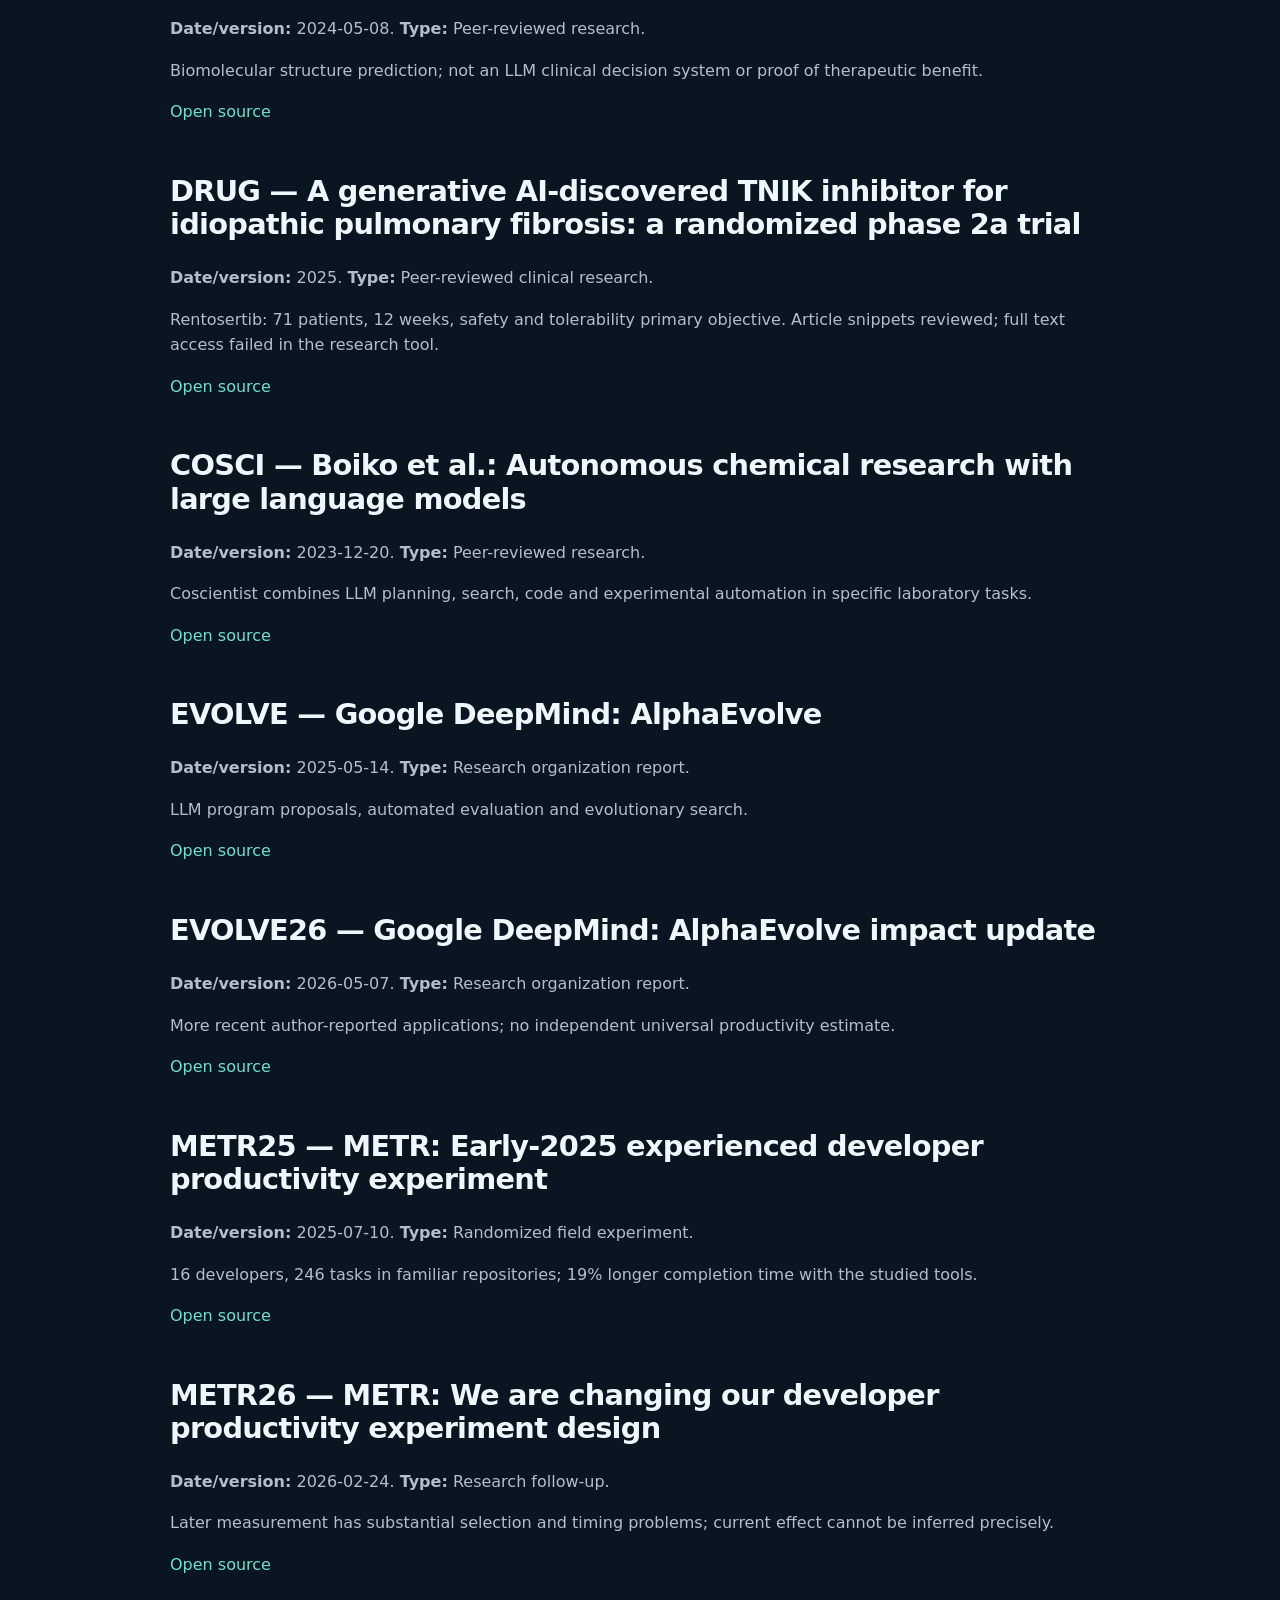
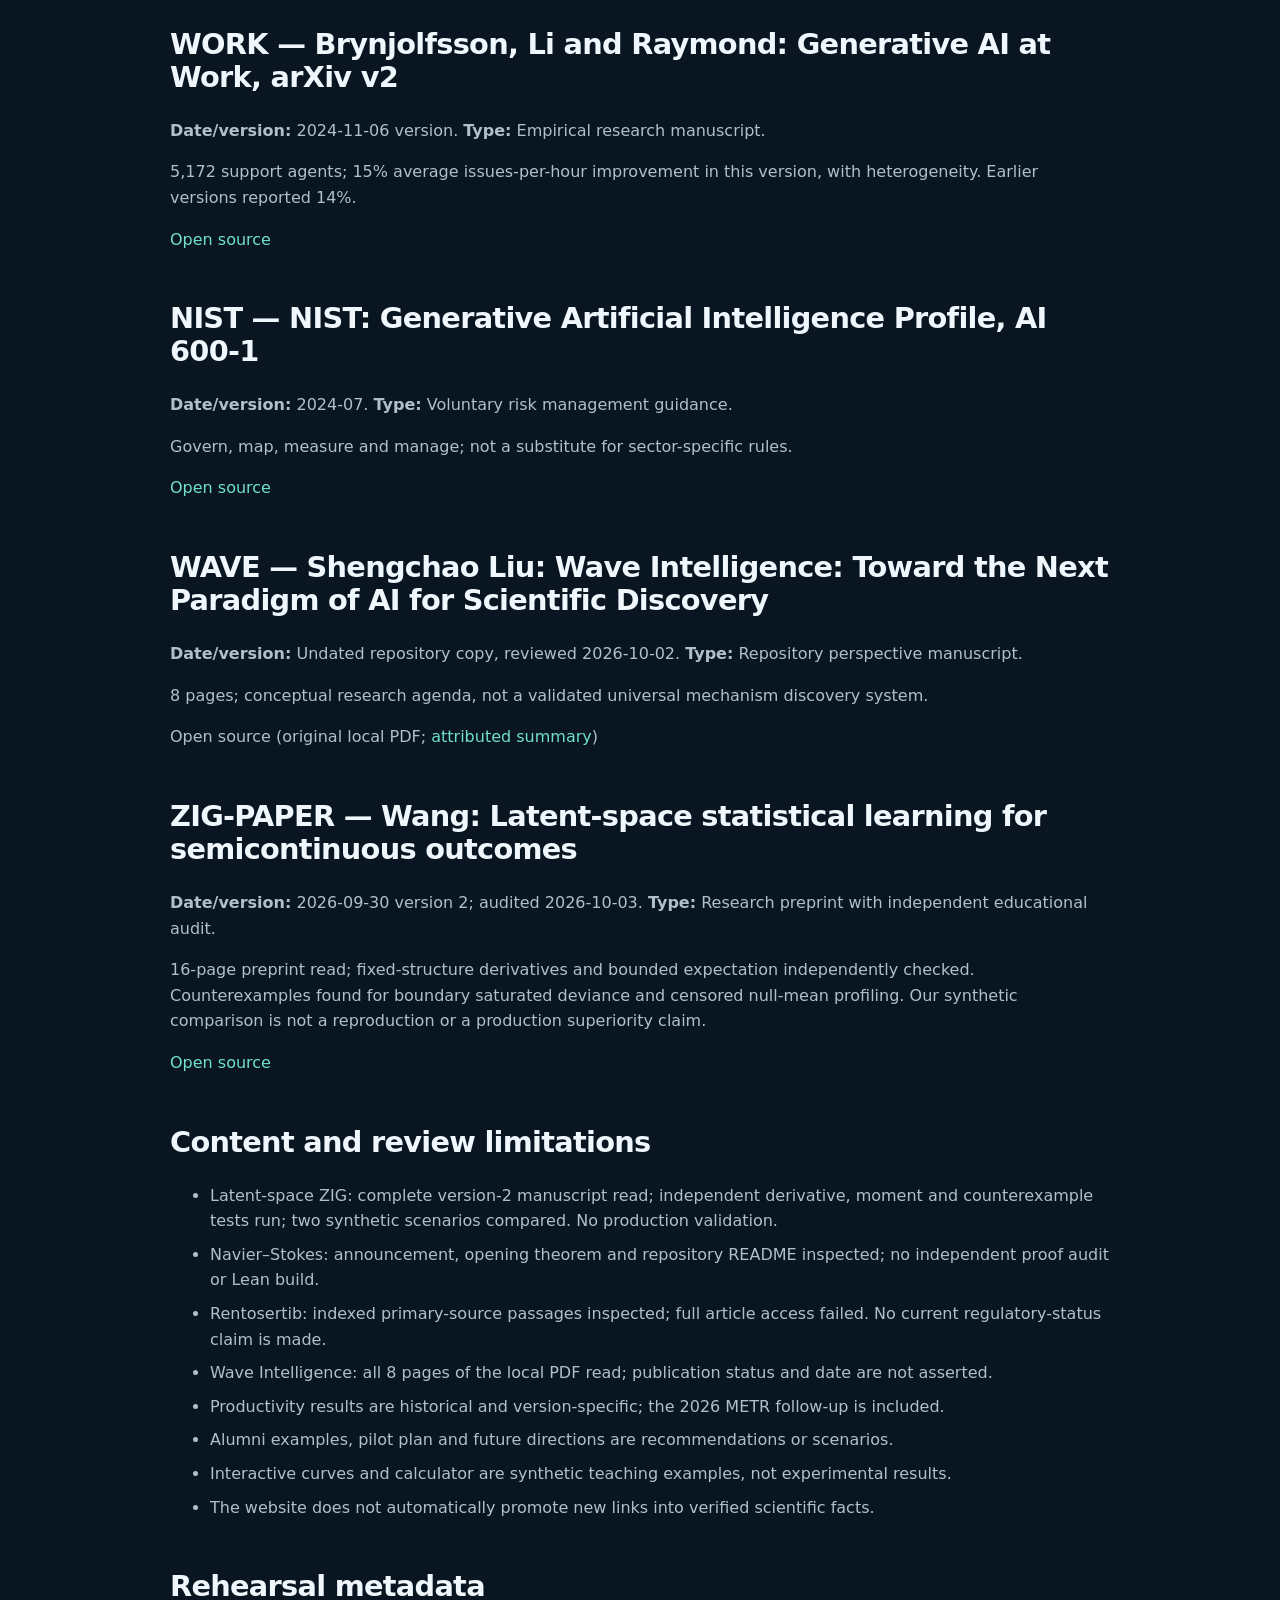
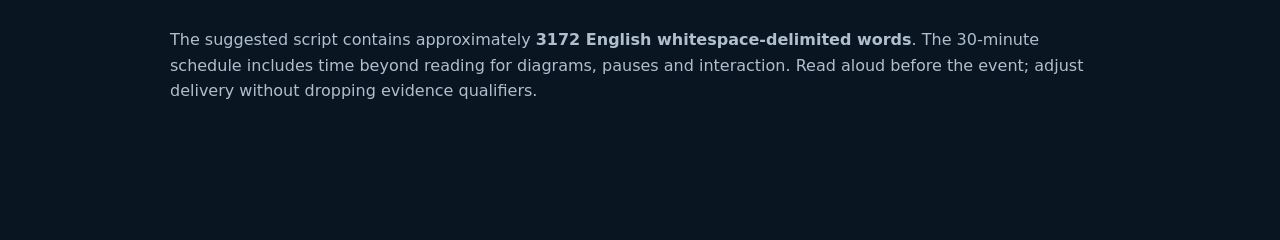
<file: public/read/08-evidence-register.html>
<!doctype html><html lang="en"><head><meta charset="utf-8"><meta name="viewport" content="width=device-width,initial-scale=1"><title>08-evidence-register · AI at the Frontier</title><link rel="stylesheet" href="../assets/style.css"></head><body class="reader"><a class="skip" href="#document">Skip to document</a><nav><a href="../index.html#library">← Talk library</a><a href="../downloads/docs/08-evidence-register.md" download>Download Markdown</a><button onclick="window.print()">Print / save PDF</button></nav><main id="document"><h1 id="evidence-register">Evidence register</h1>
<p>Reviewed: <strong>2026-10-03</strong>. Check again before the event.</p>
<p>Claims are attributed to their authors. Access to a source does not establish independent replication.</p>
<h2 id="ns-ann--openai-on-the-navierstokes-millennium-prize-problem">NS-ANN — OpenAI: On the Navier–Stokes Millennium Prize Problem</h2>
<p><strong>Date/version:</strong> 2026-09-08. <strong>Type:</strong> Research organization report.</p>
<p>Announcement of a proposed solution and published verification artifacts; not independent acceptance.</p>
<p><a href="https://openai.com/index/navier-stokes-solution/">Open source</a></p>
<h2 id="ns-paper--openai-finite-time-blowup-for-navierstokes">NS-PAPER — OpenAI: Finite time blowup for Navier–Stokes</h2>
<p><strong>Date/version:</strong> 2026-09. <strong>Type:</strong> Author research manuscript.</p>
<p>Theorem 1.1: positive viscosity, smooth compact forcing, zero initial velocity, finite energy and finite-time unbounded velocity.</p>
<p><a href="https://cdn.openai.com/pdf/32d9f210-8b73-45e0-91bc-82a30aef8a9a/navier-stokes.pdf">Open source</a></p>
<h2 id="ns-lean--openai-navierstokesandeuler-lean-certificates">NS-LEAN — OpenAI: NavierStokesAndEuler Lean certificates</h2>
<p><strong>Date/version:</strong> 2026-09. <strong>Type:</strong> Author proof repository.</p>
<p>Published formalizations; this talk package has not independently built or audited the proof.</p>
<p><a href="https://github.com/openai/NavierStokesAndEuler">Open source</a></p>
<h2 id="clay--clay-mathematics-institute-navierstokes-equation">CLAY — Clay Mathematics Institute: Navier–Stokes Equation</h2>
<p><strong>Date/version:</strong> Accessed 2026-10-02. <strong>Type:</strong> Problem authority.</p>
<p>Page displayed Active at review time; the official mathematical formulation is linked here.</p>
<p><a href="https://www.claymath.org/millennium/navier-stokes-equation/">Open source</a></p>
<h2 id="clay-rules--clay-rules-for-the-millennium-prize-problems">CLAY-RULES — Clay: Rules for the Millennium Prize Problems</h2>
<p><strong>Date/version:</strong> 2018-09-26 rules; accessed 2026-10-02. <strong>Type:</strong> Prize rules.</p>
<p>Qualifying publication, at least two years and general mathematical acceptance are separate requirements.</p>
<p><a href="https://www.claymath.org/millennium-problems/rules/">Open source</a></p>
<h2 id="af3--abramson-et-al-accurate-structure-prediction-of-biomolecular-interactions-with-alphafold-3">AF3 — Abramson et al.: Accurate structure prediction of biomolecular interactions with AlphaFold 3</h2>
<p><strong>Date/version:</strong> 2024-05-08. <strong>Type:</strong> Peer-reviewed research.</p>
<p>Biomolecular structure prediction; not an LLM clinical decision system or proof of therapeutic benefit.</p>
<p><a href="https://www.nature.com/articles/s41586-024-07487-w">Open source</a></p>
<h2 id="drug--a-generative-ai-discovered-tnik-inhibitor-for-idiopathic-pulmonary-fibrosis-a-randomized-phase-2a-trial">DRUG — A generative AI-discovered TNIK inhibitor for idiopathic pulmonary fibrosis: a randomized phase 2a trial</h2>
<p><strong>Date/version:</strong> 2025. <strong>Type:</strong> Peer-reviewed clinical research.</p>
<p>Rentosertib: 71 patients, 12 weeks, safety and tolerability primary objective. Article snippets reviewed; full text access failed in the research tool.</p>
<p><a href="https://www.nature.com/articles/s41591-025-03743-2">Open source</a></p>
<h2 id="cosci--boiko-et-al-autonomous-chemical-research-with-large-language-models">COSCI — Boiko et al.: Autonomous chemical research with large language models</h2>
<p><strong>Date/version:</strong> 2023-12-20. <strong>Type:</strong> Peer-reviewed research.</p>
<p>Coscientist combines LLM planning, search, code and experimental automation in specific laboratory tasks.</p>
<p><a href="https://www.nature.com/articles/s41586-023-06792-0">Open source</a></p>
<h2 id="evolve--google-deepmind-alphaevolve">EVOLVE — Google DeepMind: AlphaEvolve</h2>
<p><strong>Date/version:</strong> 2025-05-14. <strong>Type:</strong> Research organization report.</p>
<p>LLM program proposals, automated evaluation and evolutionary search.</p>
<p><a href="https://deepmind.google/blog/alphaevolve-a-gemini-powered-coding-agent-for-designing-advanced-algorithms/">Open source</a></p>
<h2 id="evolve26--google-deepmind-alphaevolve-impact-update">EVOLVE26 — Google DeepMind: AlphaEvolve impact update</h2>
<p><strong>Date/version:</strong> 2026-05-07. <strong>Type:</strong> Research organization report.</p>
<p>More recent author-reported applications; no independent universal productivity estimate.</p>
<p><a href="https://deepmind.google/blog/alphaevolve-impact/">Open source</a></p>
<h2 id="metr25--metr-early-2025-experienced-developer-productivity-experiment">METR25 — METR: Early-2025 experienced developer productivity experiment</h2>
<p><strong>Date/version:</strong> 2025-07-10. <strong>Type:</strong> Randomized field experiment.</p>
<p>16 developers, 246 tasks in familiar repositories; 19% longer completion time with the studied tools.</p>
<p><a href="https://metr.org/blog/2025-07-10-early-2025-ai-experienced-os-dev-study/">Open source</a></p>
<h2 id="metr26--metr-we-are-changing-our-developer-productivity-experiment-design">METR26 — METR: We are changing our developer productivity experiment design</h2>
<p><strong>Date/version:</strong> 2026-02-24. <strong>Type:</strong> Research follow-up.</p>
<p>Later measurement has substantial selection and timing problems; current effect cannot be inferred precisely.</p>
<p><a href="https://metr.org/blog/2026-02-24-uplift-update/">Open source</a></p>
<h2 id="work--brynjolfsson-li-and-raymond-generative-ai-at-work-arxiv-v2">WORK — Brynjolfsson, Li and Raymond: Generative AI at Work, arXiv v2</h2>
<p><strong>Date/version:</strong> 2024-11-06 version. <strong>Type:</strong> Empirical research manuscript.</p>
<p>5,172 support agents; 15% average issues-per-hour improvement in this version, with heterogeneity. Earlier versions reported 14%.</p>
<p><a href="https://arxiv.org/abs/2304.11771v2">Open source</a></p>
<h2 id="nist--nist-generative-artificial-intelligence-profile-ai-600-1">NIST — NIST: Generative Artificial Intelligence Profile, AI 600-1</h2>
<p><strong>Date/version:</strong> 2024-07. <strong>Type:</strong> Voluntary risk management guidance.</p>
<p>Govern, map, measure and manage; not a substitute for sector-specific rules.</p>
<p><a href="https://nvlpubs.nist.gov/nistpubs/ai/NIST.AI.600-1.pdf">Open source</a></p>
<h2 id="wave--shengchao-liu-wave-intelligence-toward-the-next-paradigm-of-ai-for-scientific-discovery">WAVE — Shengchao Liu: Wave Intelligence: Toward the Next Paradigm of AI for Scientific Discovery</h2>
<p><strong>Date/version:</strong> Undated repository copy, reviewed 2026-10-02. <strong>Type:</strong> Repository perspective manuscript.</p>
<p>8 pages; conceptual research agenda, not a validated universal mechanism discovery system.</p>
<p>Open source <span>(original local PDF; <a href="03-wave-intelligence.html">attributed summary</a>)</span></p>
<h2 id="zig-paper--wang-latent-space-statistical-learning-for-semicontinuous-outcomes">ZIG-PAPER — Wang: Latent-space statistical learning for semicontinuous outcomes</h2>
<p><strong>Date/version:</strong> 2026-09-30 version 2; audited 2026-10-03. <strong>Type:</strong> Research preprint with independent educational audit.</p>
<p>16-page preprint read; fixed-structure derivatives and bounded expectation independently checked. Counterexamples found for boundary saturated deviance and censored null-mean profiling. Our synthetic comparison is not a reproduction or a production superiority claim.</p>
<p><a href="https://arxiv.org/abs/2608.26286v2">Open source</a></p>
<h2 id="content-and-review-limitations">Content and review limitations</h2>
<ul><li>Latent-space ZIG: complete version-2 manuscript read; independent derivative, moment and counterexample tests run; two synthetic scenarios compared. No production validation.</li><li>Navier–Stokes: announcement, opening theorem and repository README inspected; no independent proof audit or Lean build.</li><li>Rentosertib: indexed primary-source passages inspected; full article access failed. No current regulatory-status claim is made.</li><li>Wave Intelligence: all 8 pages of the local PDF read; publication status and date are not asserted.</li><li>Productivity results are historical and version-specific; the 2026 METR follow-up is included.</li><li>Alumni examples, pilot plan and future directions are recommendations or scenarios.</li><li>Interactive curves and calculator are synthetic teaching examples, not experimental results.</li><li>The website does not automatically promote new links into verified scientific facts.</li></ul>
<h2 id="rehearsal-metadata">Rehearsal metadata</h2>
<p>The suggested script contains approximately <strong>3172 English whitespace-delimited words</strong>. The 30-minute schedule includes time beyond reading for diagrams, pauses and interaction. Read aloud before the event; adjust delivery without dropping evidence qualifiers.</p></main><script type="module" src="../assets/reader.js"></script></body></html>
</file>
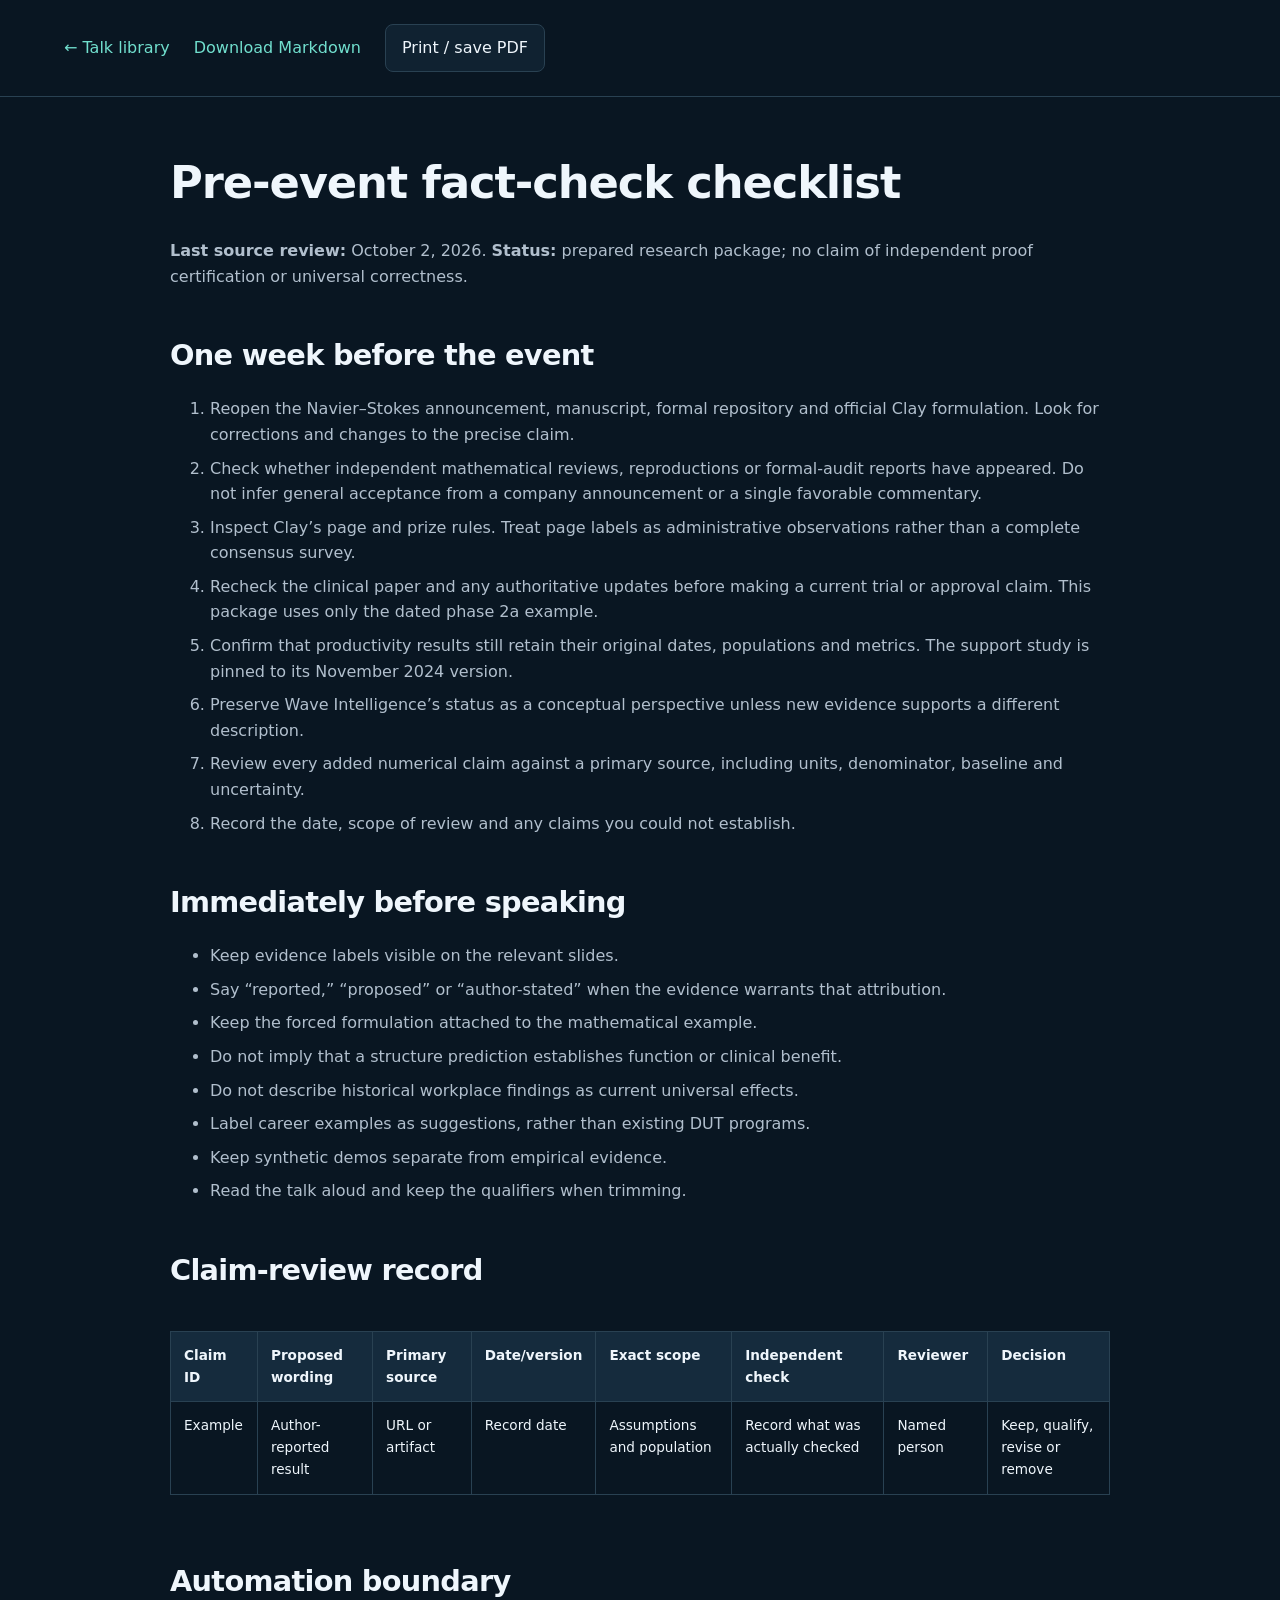
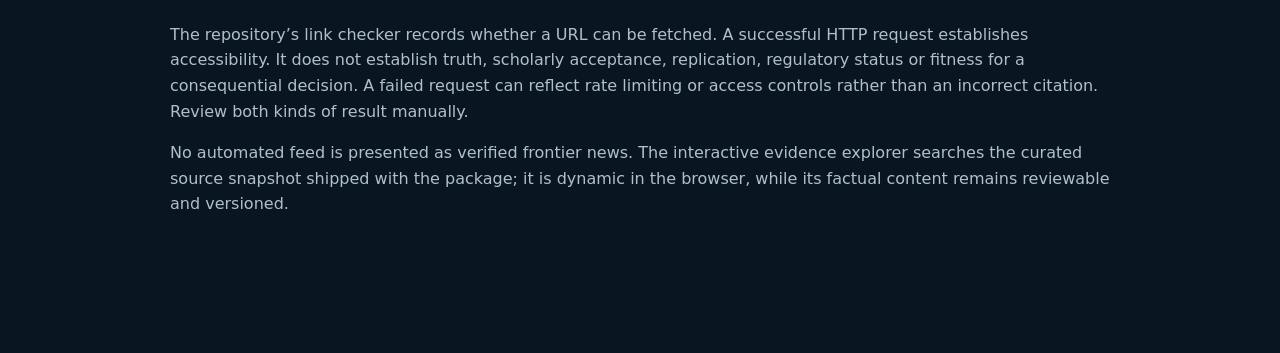
<file: public/read/09-fact-check-checklist.html>
<!doctype html><html lang="en"><head><meta charset="utf-8"><meta name="viewport" content="width=device-width,initial-scale=1"><title>09-fact-check-checklist · AI at the Frontier</title><link rel="stylesheet" href="../assets/style.css"></head><body class="reader"><a class="skip" href="#document">Skip to document</a><nav><a href="../index.html#library">← Talk library</a><a href="../downloads/docs/09-fact-check-checklist.md" download>Download Markdown</a><button onclick="window.print()">Print / save PDF</button></nav><main id="document"><h1 id="pre-event-fact-check-checklist">Pre-event fact-check checklist</h1>
<p><strong>Last source review:</strong> October 2, 2026. <strong>Status:</strong> prepared research package; no claim of independent proof certification or universal correctness.</p>
<h2 id="one-week-before-the-event">One week before the event</h2>
<ol><li>Reopen the Navier–Stokes announcement, manuscript, formal repository and official Clay formulation. Look for corrections and changes to the precise claim.</li><li>Check whether independent mathematical reviews, reproductions or formal-audit reports have appeared. Do not infer general acceptance from a company announcement or a single favorable commentary.</li><li>Inspect Clay’s page and prize rules. Treat page labels as administrative observations rather than a complete consensus survey.</li><li>Recheck the clinical paper and any authoritative updates before making a current trial or approval claim. This package uses only the dated phase 2a example.</li><li>Confirm that productivity results still retain their original dates, populations and metrics. The support study is pinned to its November 2024 version.</li><li>Preserve Wave Intelligence’s status as a conceptual perspective unless new evidence supports a different description.</li><li>Review every added numerical claim against a primary source, including units, denominator, baseline and uncertainty.</li><li>Record the date, scope of review and any claims you could not establish.</li></ol>
<h2 id="immediately-before-speaking">Immediately before speaking</h2>
<ul><li>Keep evidence labels visible on the relevant slides.</li><li>Say “reported,” “proposed” or “author-stated” when the evidence warrants that attribution.</li><li>Keep the forced formulation attached to the mathematical example.</li><li>Do not imply that a structure prediction establishes function or clinical benefit.</li><li>Do not describe historical workplace findings as current universal effects.</li><li>Label career examples as suggestions, rather than existing DUT programs.</li><li>Keep synthetic demos separate from empirical evidence.</li><li>Read the talk aloud and keep the qualifiers when trimming.</li></ul>
<h2 id="claim-review-record">Claim-review record</h2>
<div class="table-scroll"><table><thead><tr><th>Claim ID</th><th>Proposed wording</th><th>Primary source</th><th>Date/version</th><th>Exact scope</th><th>Independent check</th><th>Reviewer</th><th>Decision</th></tr></thead><tbody><tr><td>Example</td><td>Author-reported result</td><td>URL or artifact</td><td>Record date</td><td>Assumptions and population</td><td>Record what was actually checked</td><td>Named person</td><td>Keep, qualify, revise or remove</td></tr></tbody></table></div>
<h2 id="automation-boundary">Automation boundary</h2>
<p>The repository’s link checker records whether a URL can be fetched. A successful HTTP request establishes accessibility. It does not establish truth, scholarly acceptance, replication, regulatory status or fitness for a consequential decision. A failed request can reflect rate limiting or access controls rather than an incorrect citation. Review both kinds of result manually.</p>
<p>No automated feed is presented as verified frontier news. The interactive evidence explorer searches the curated source snapshot shipped with the package; it is dynamic in the browser, while its factual content remains reviewable and versioned.</p></main><script type="module" src="../assets/reader.js"></script></body></html>
</file>
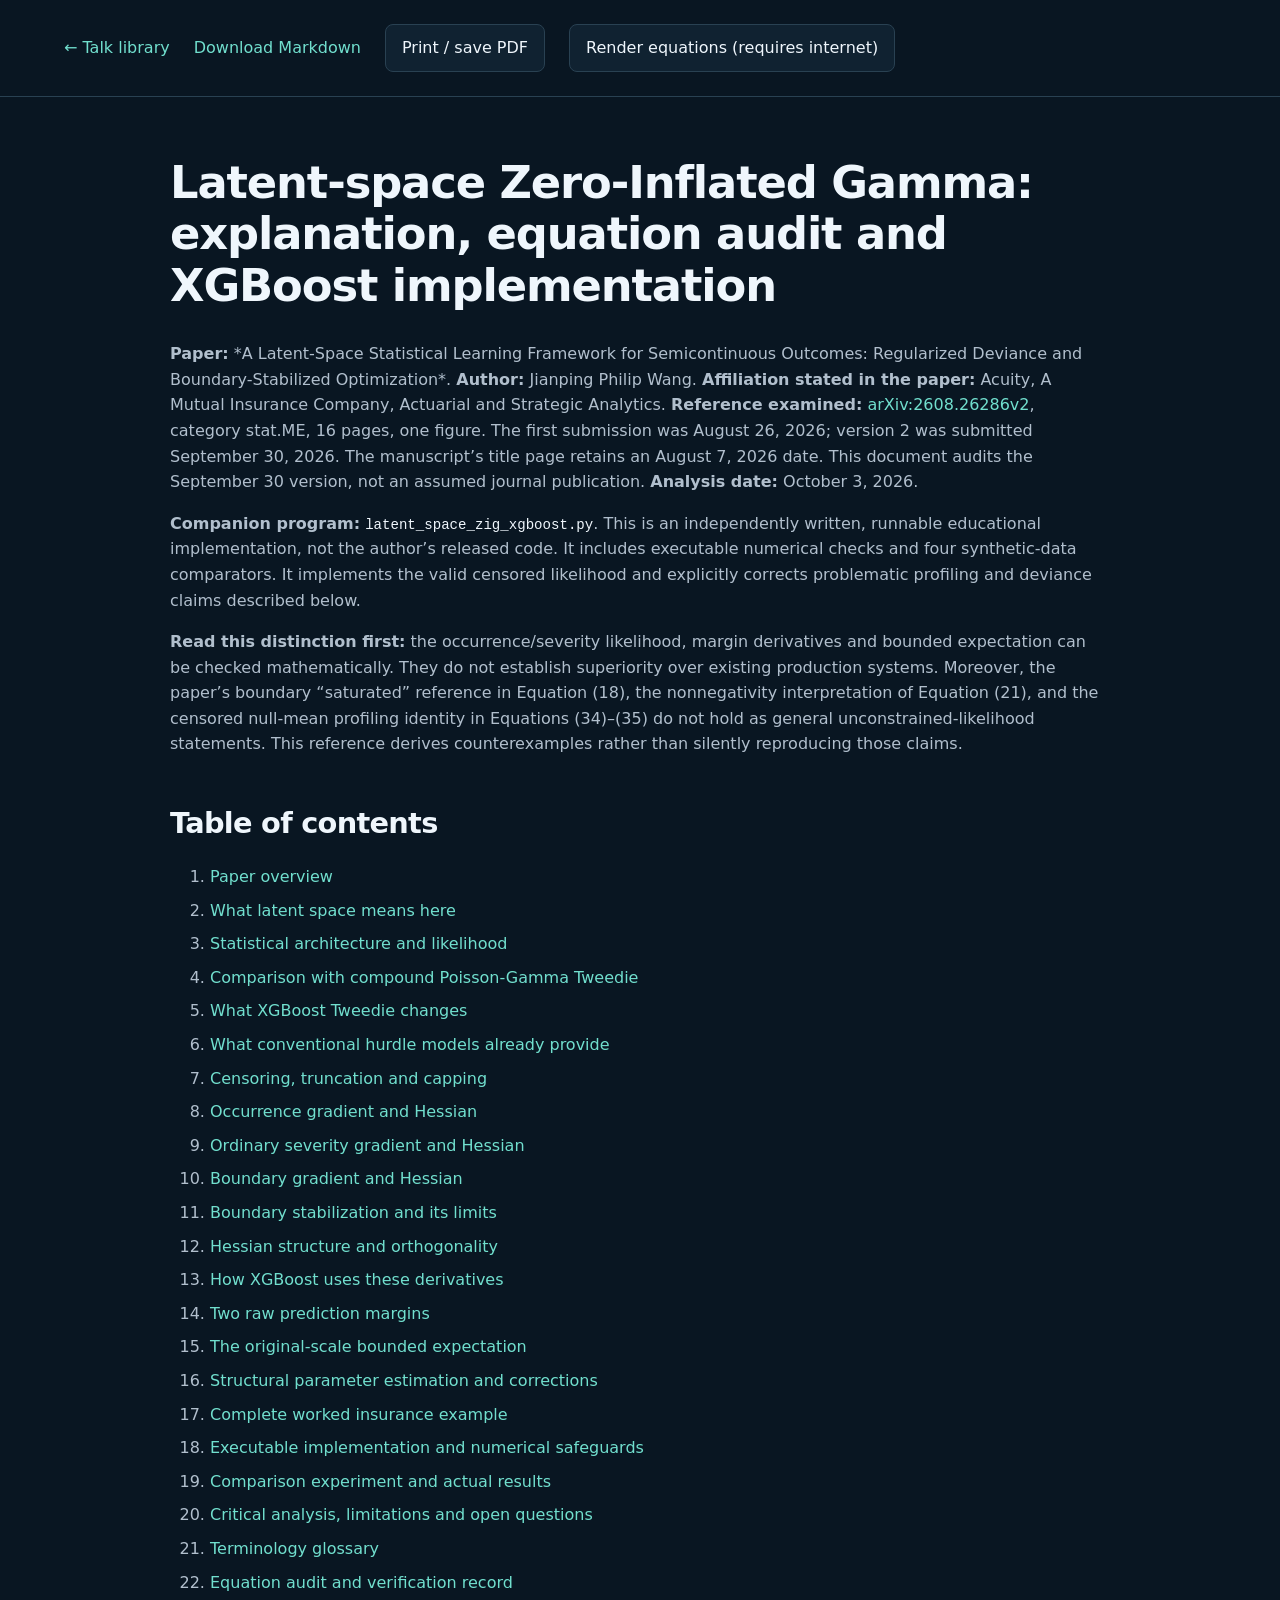
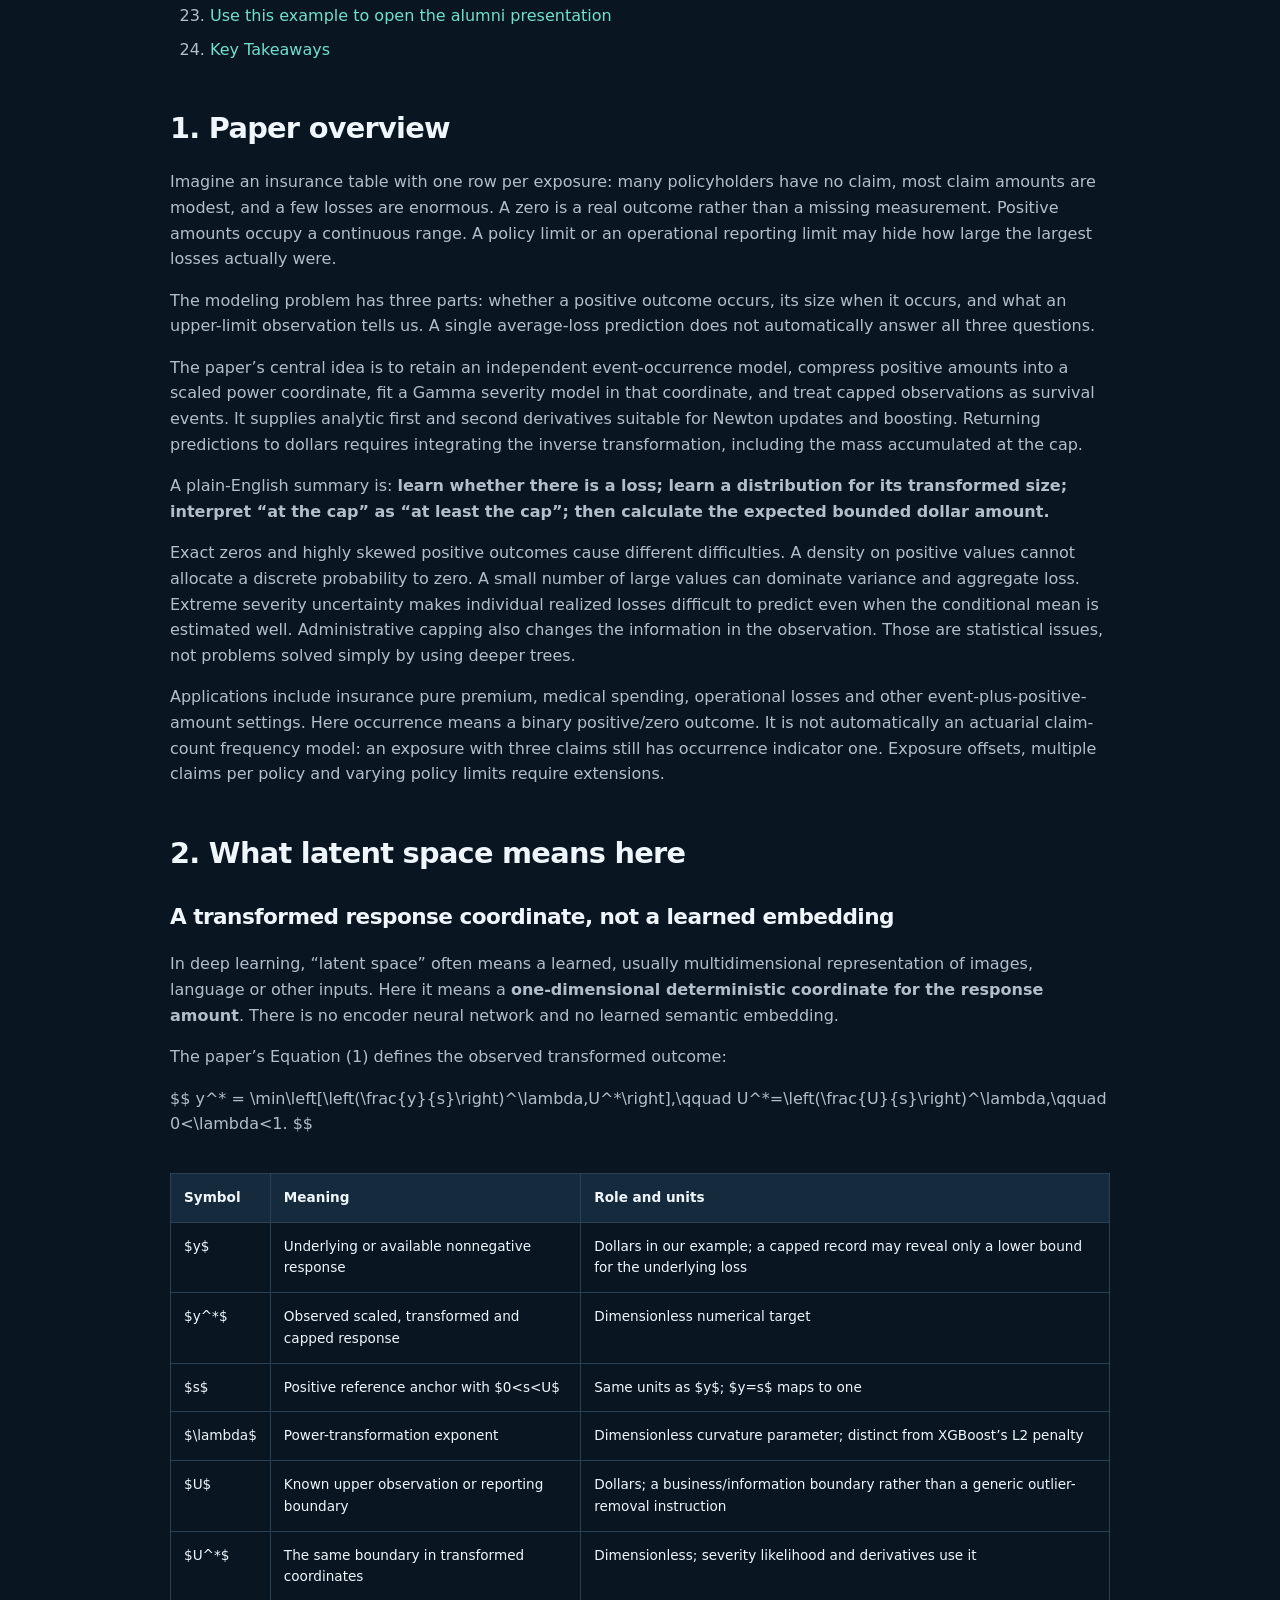
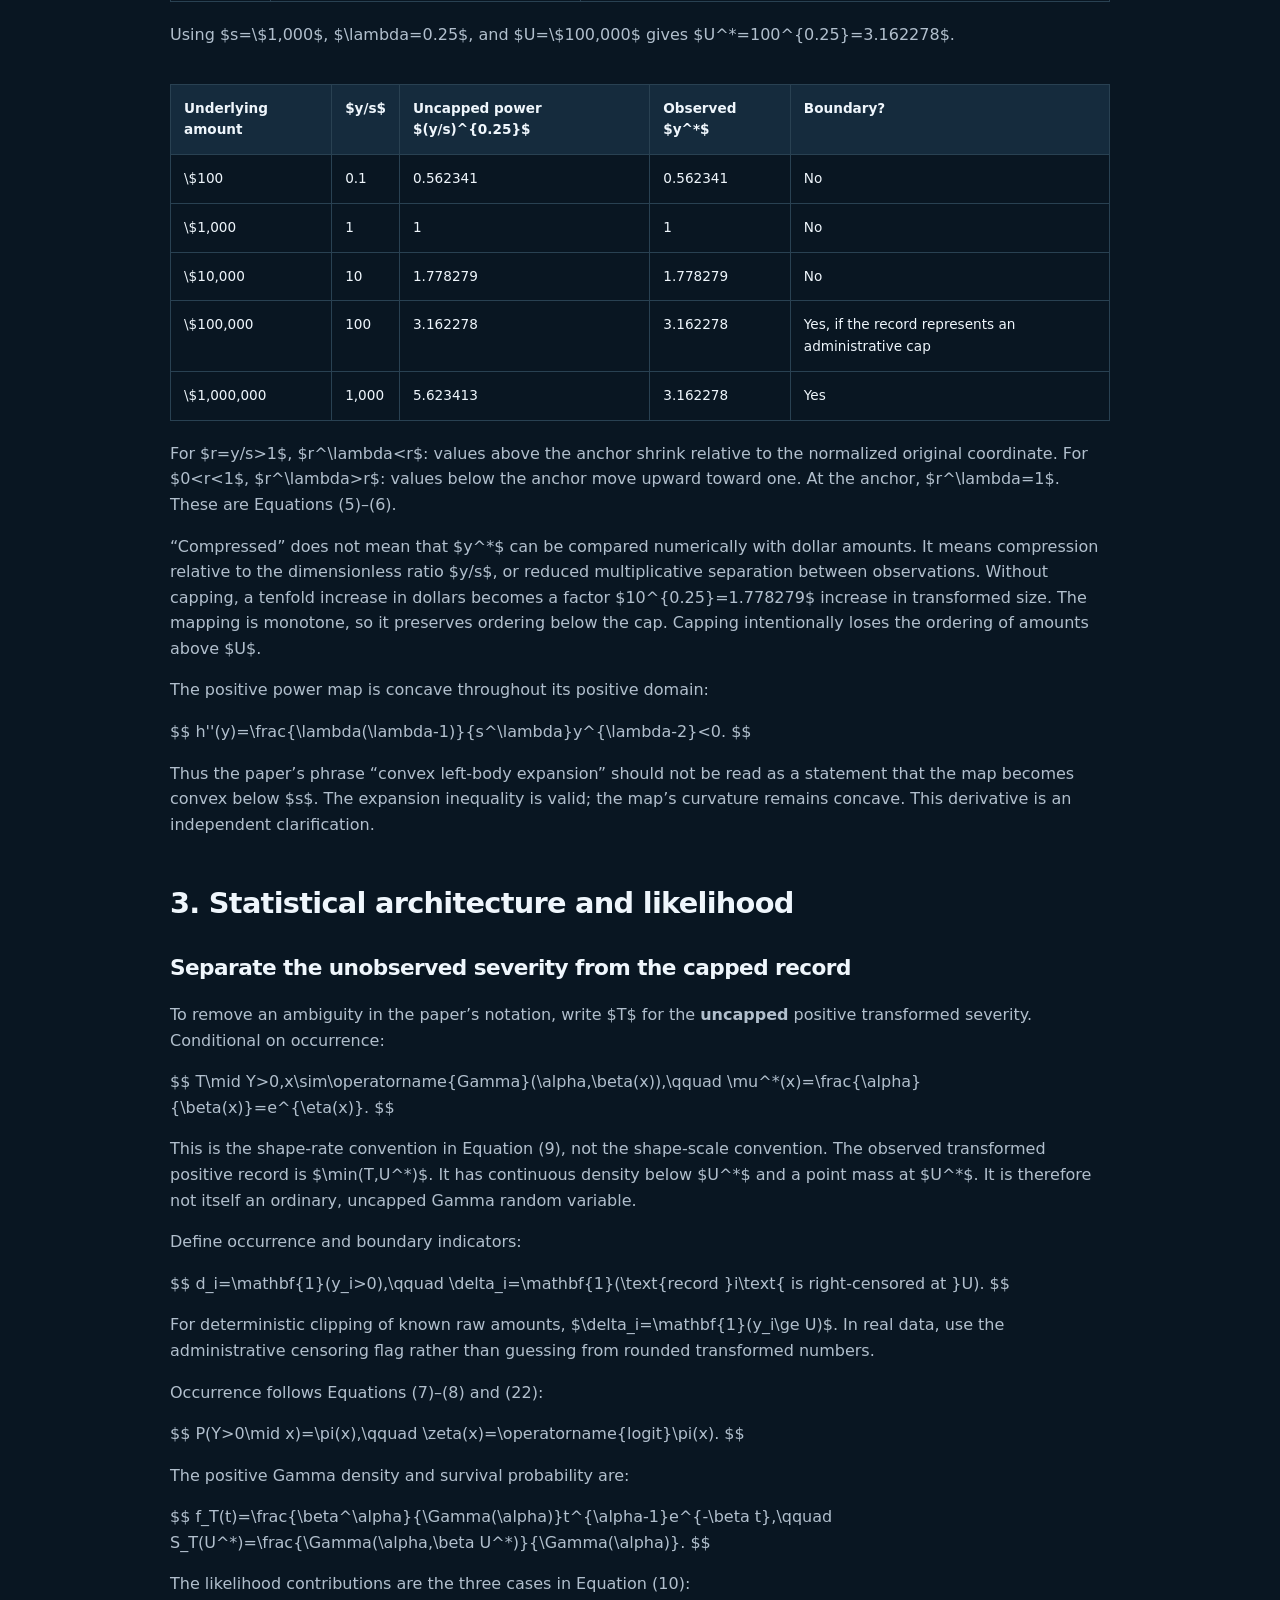
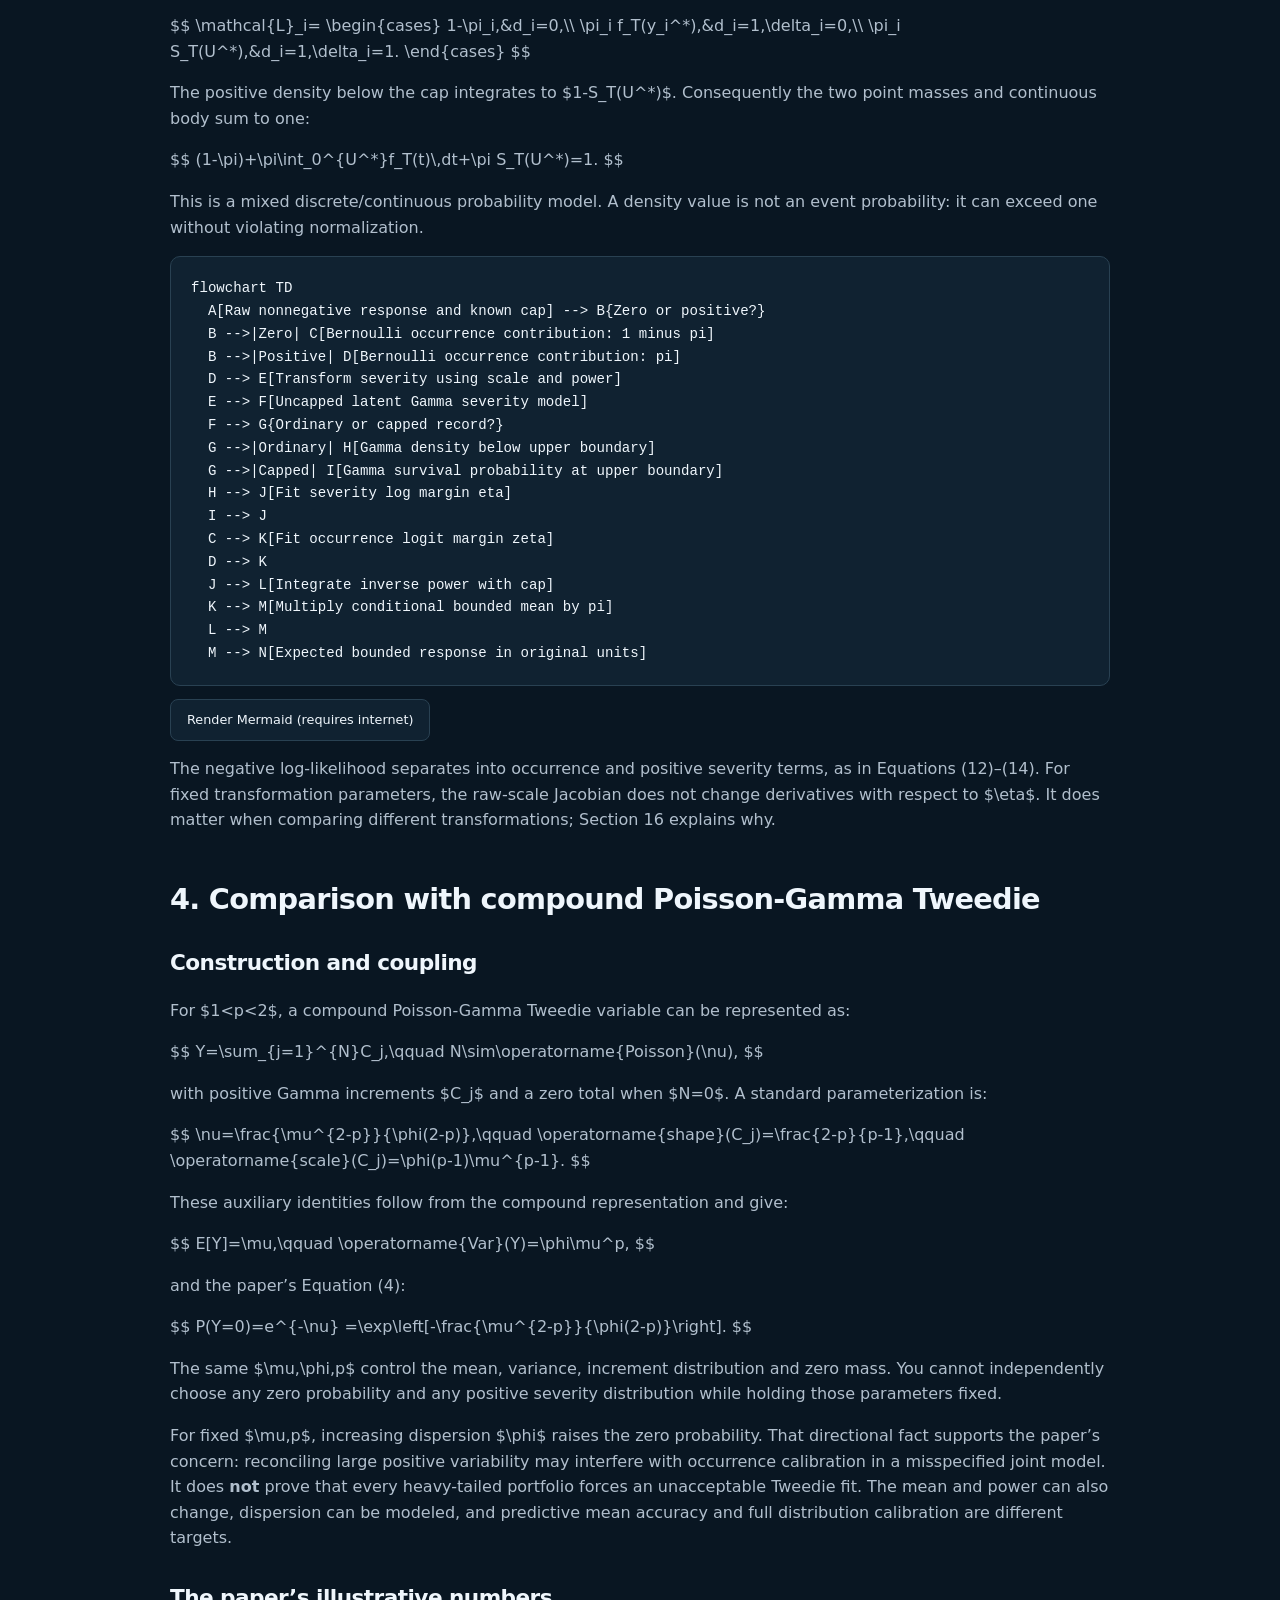
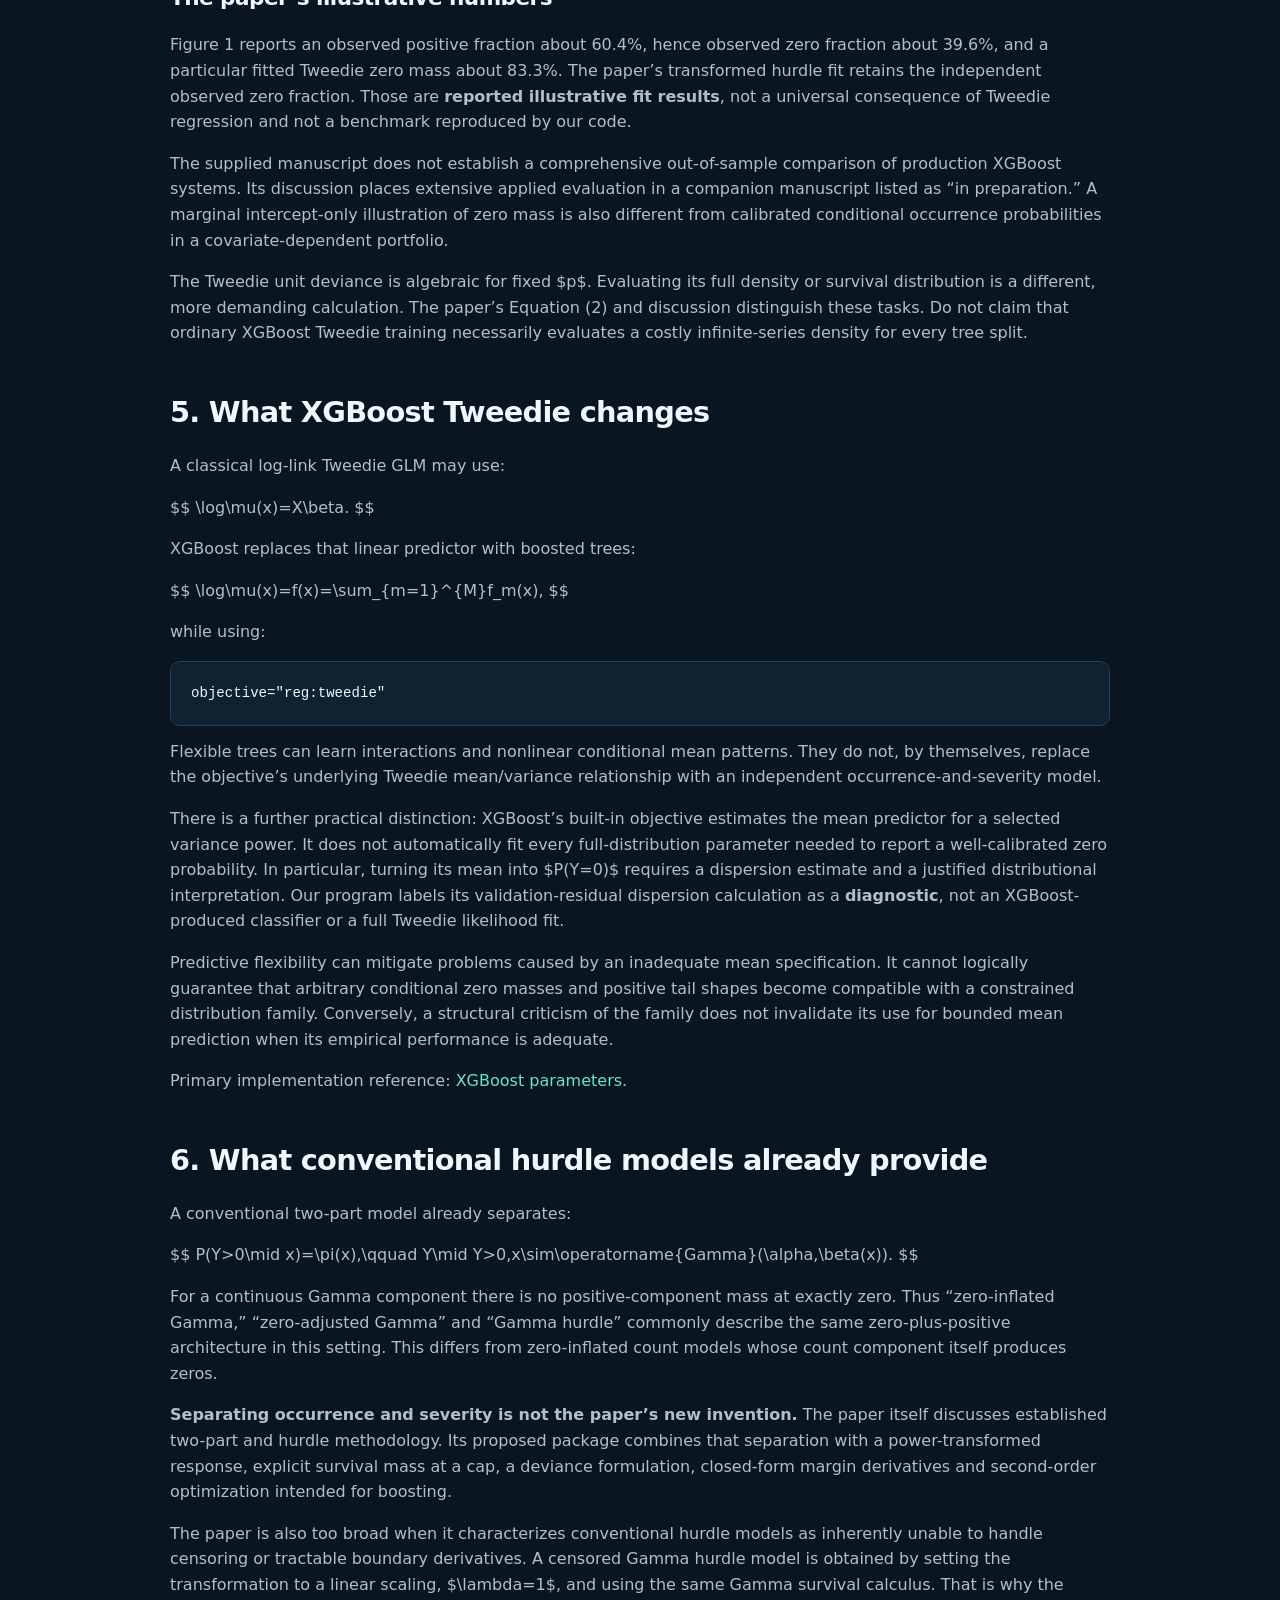
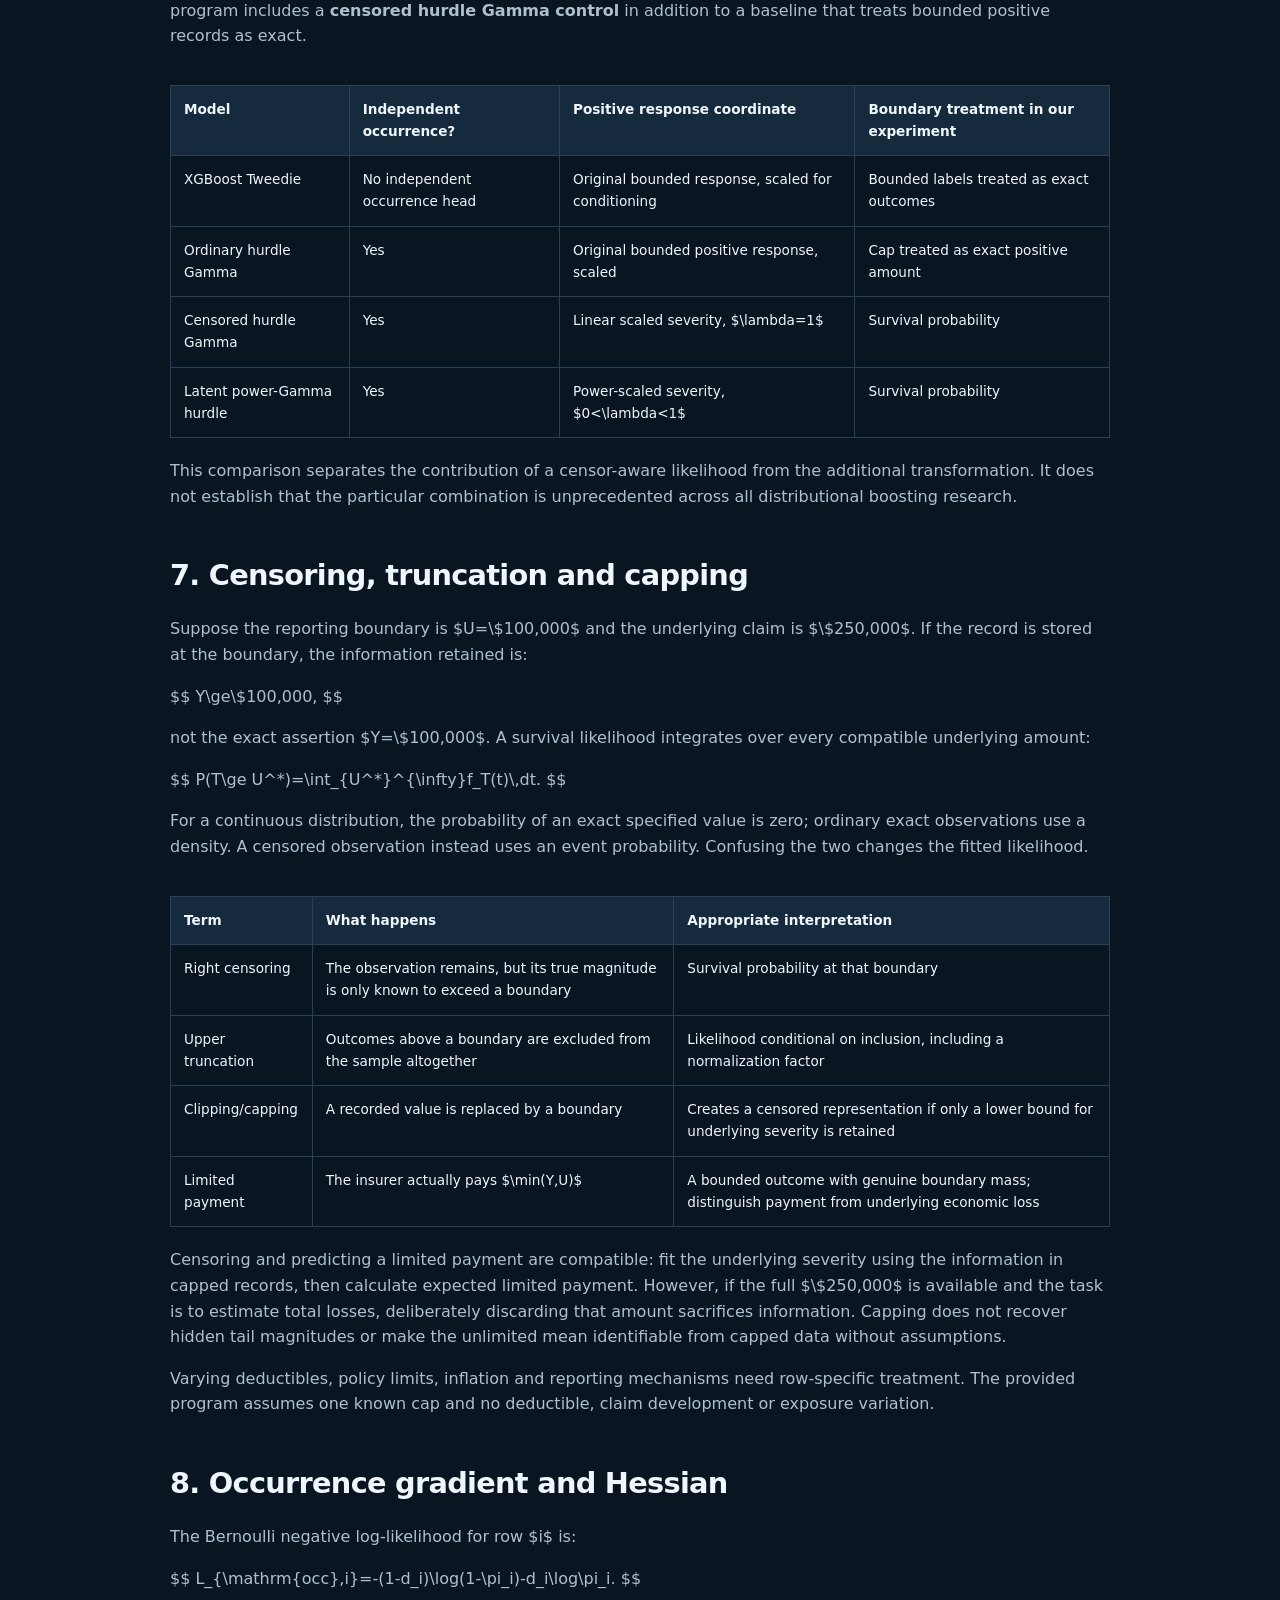
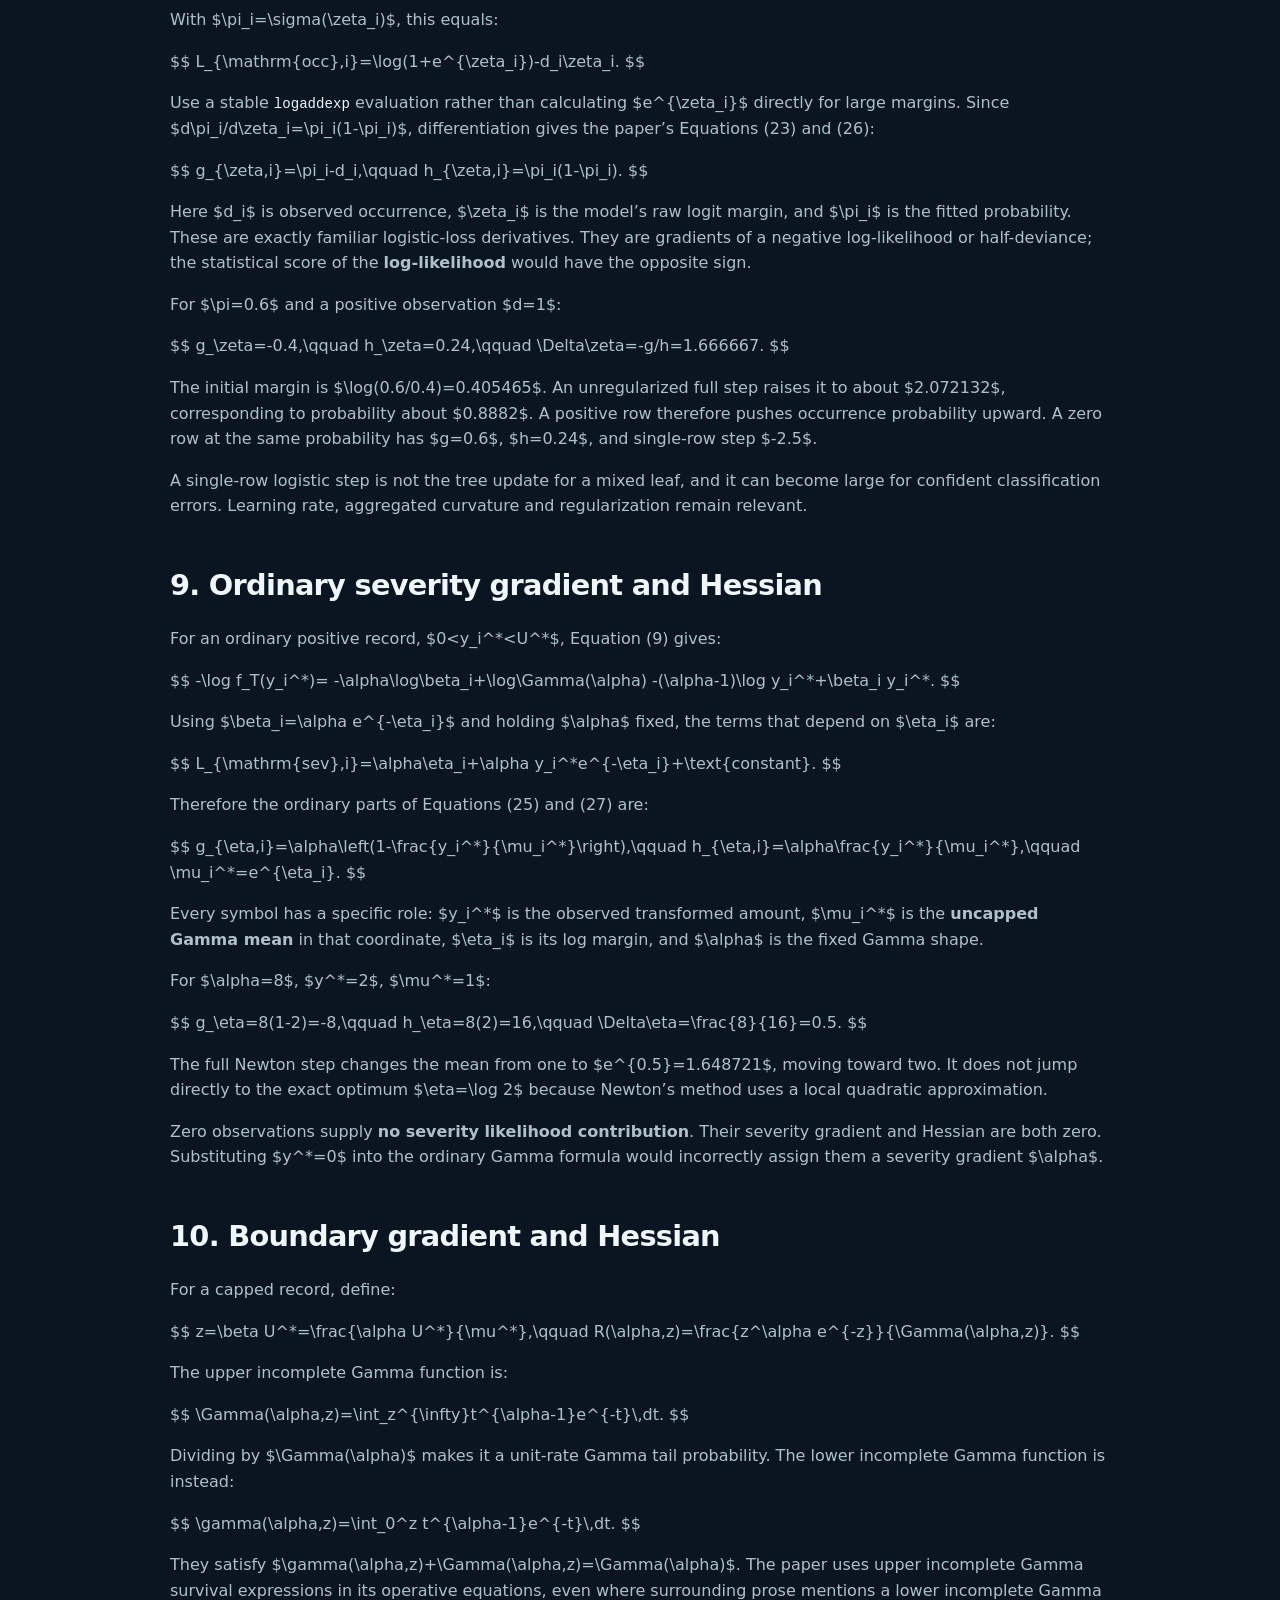
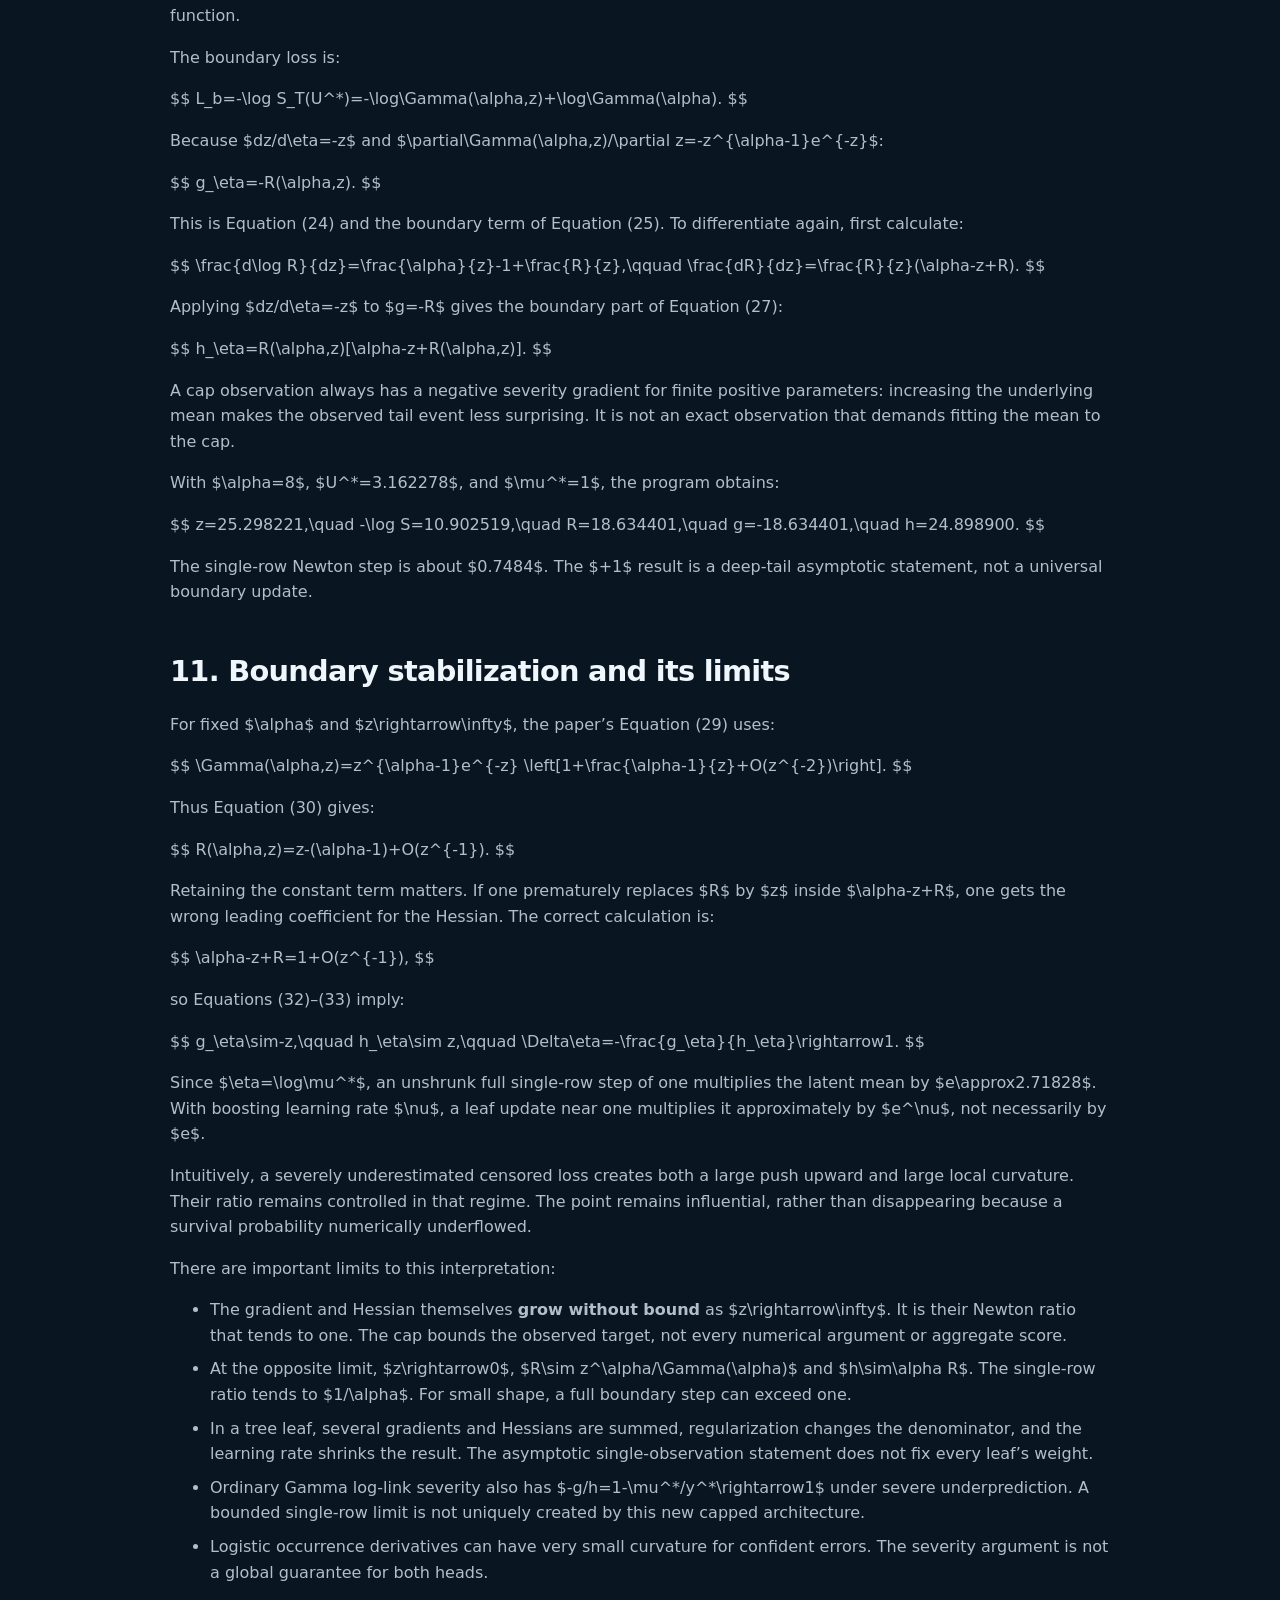
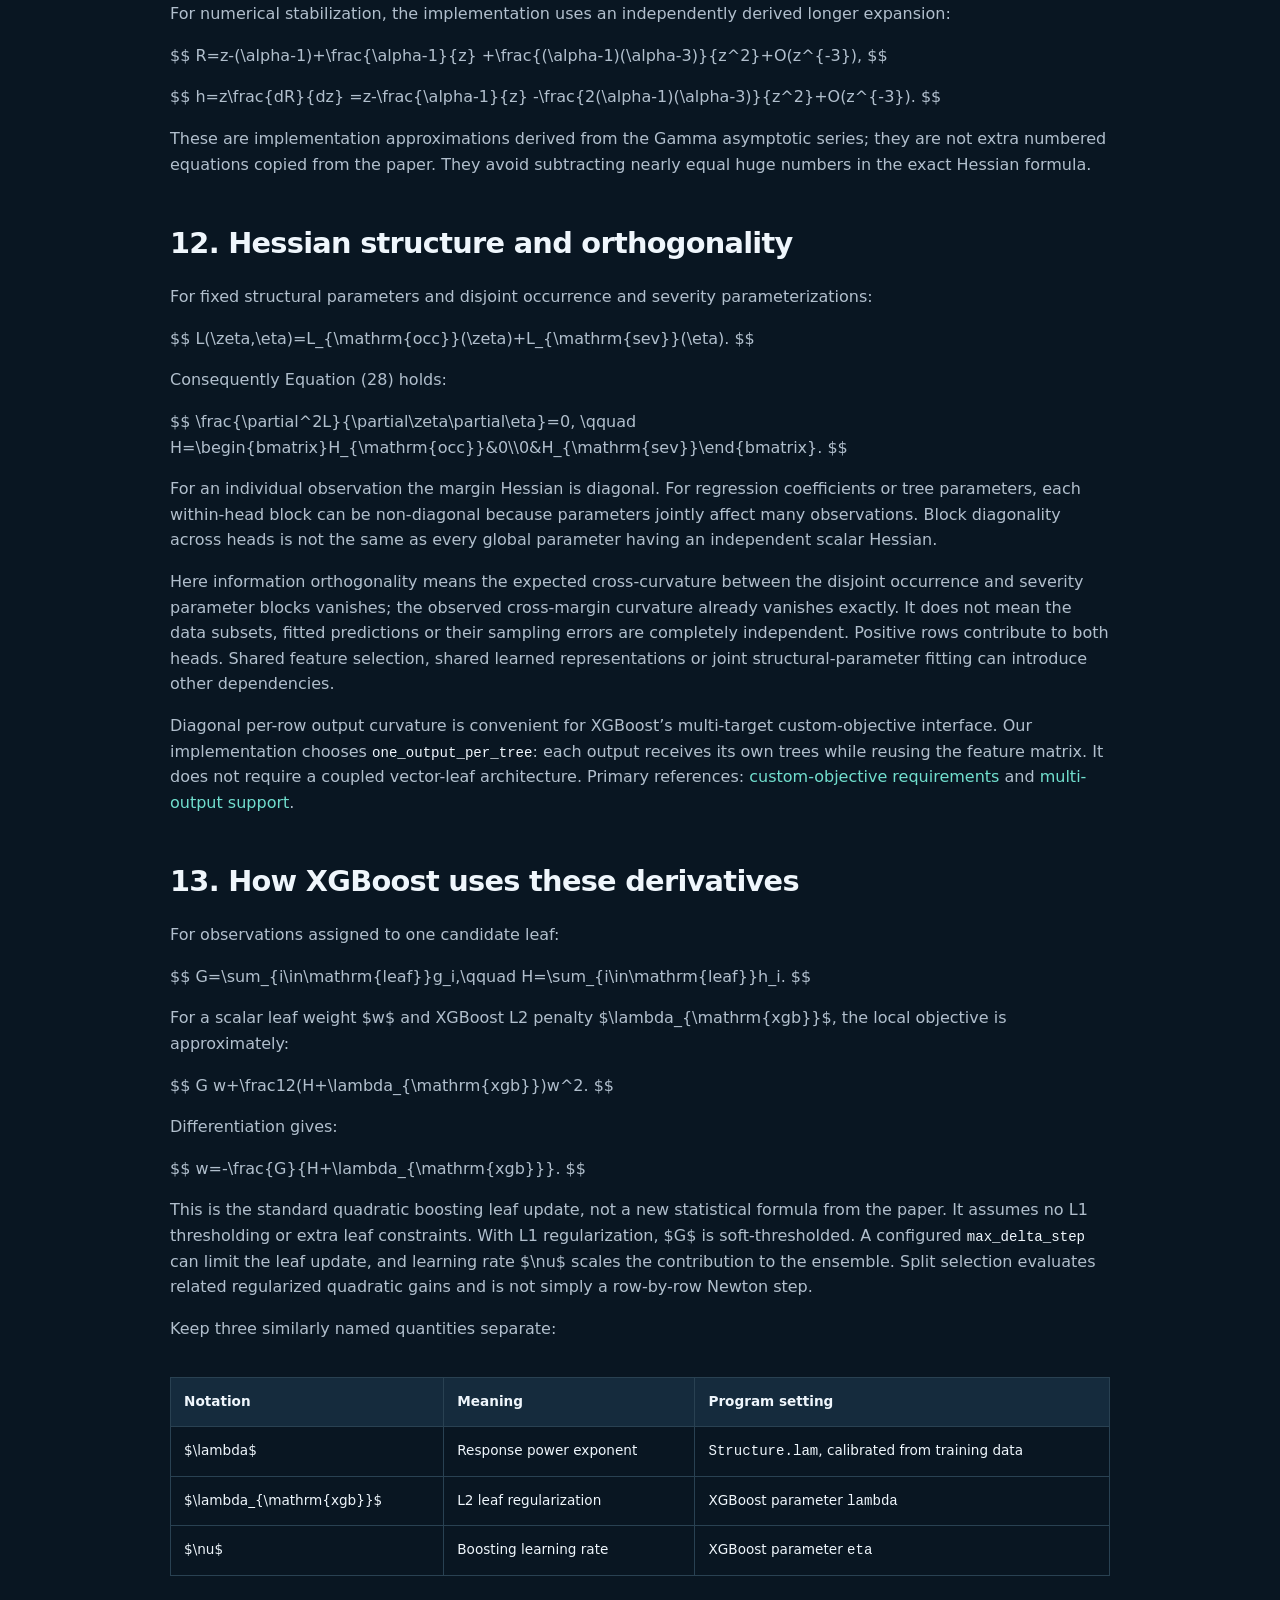
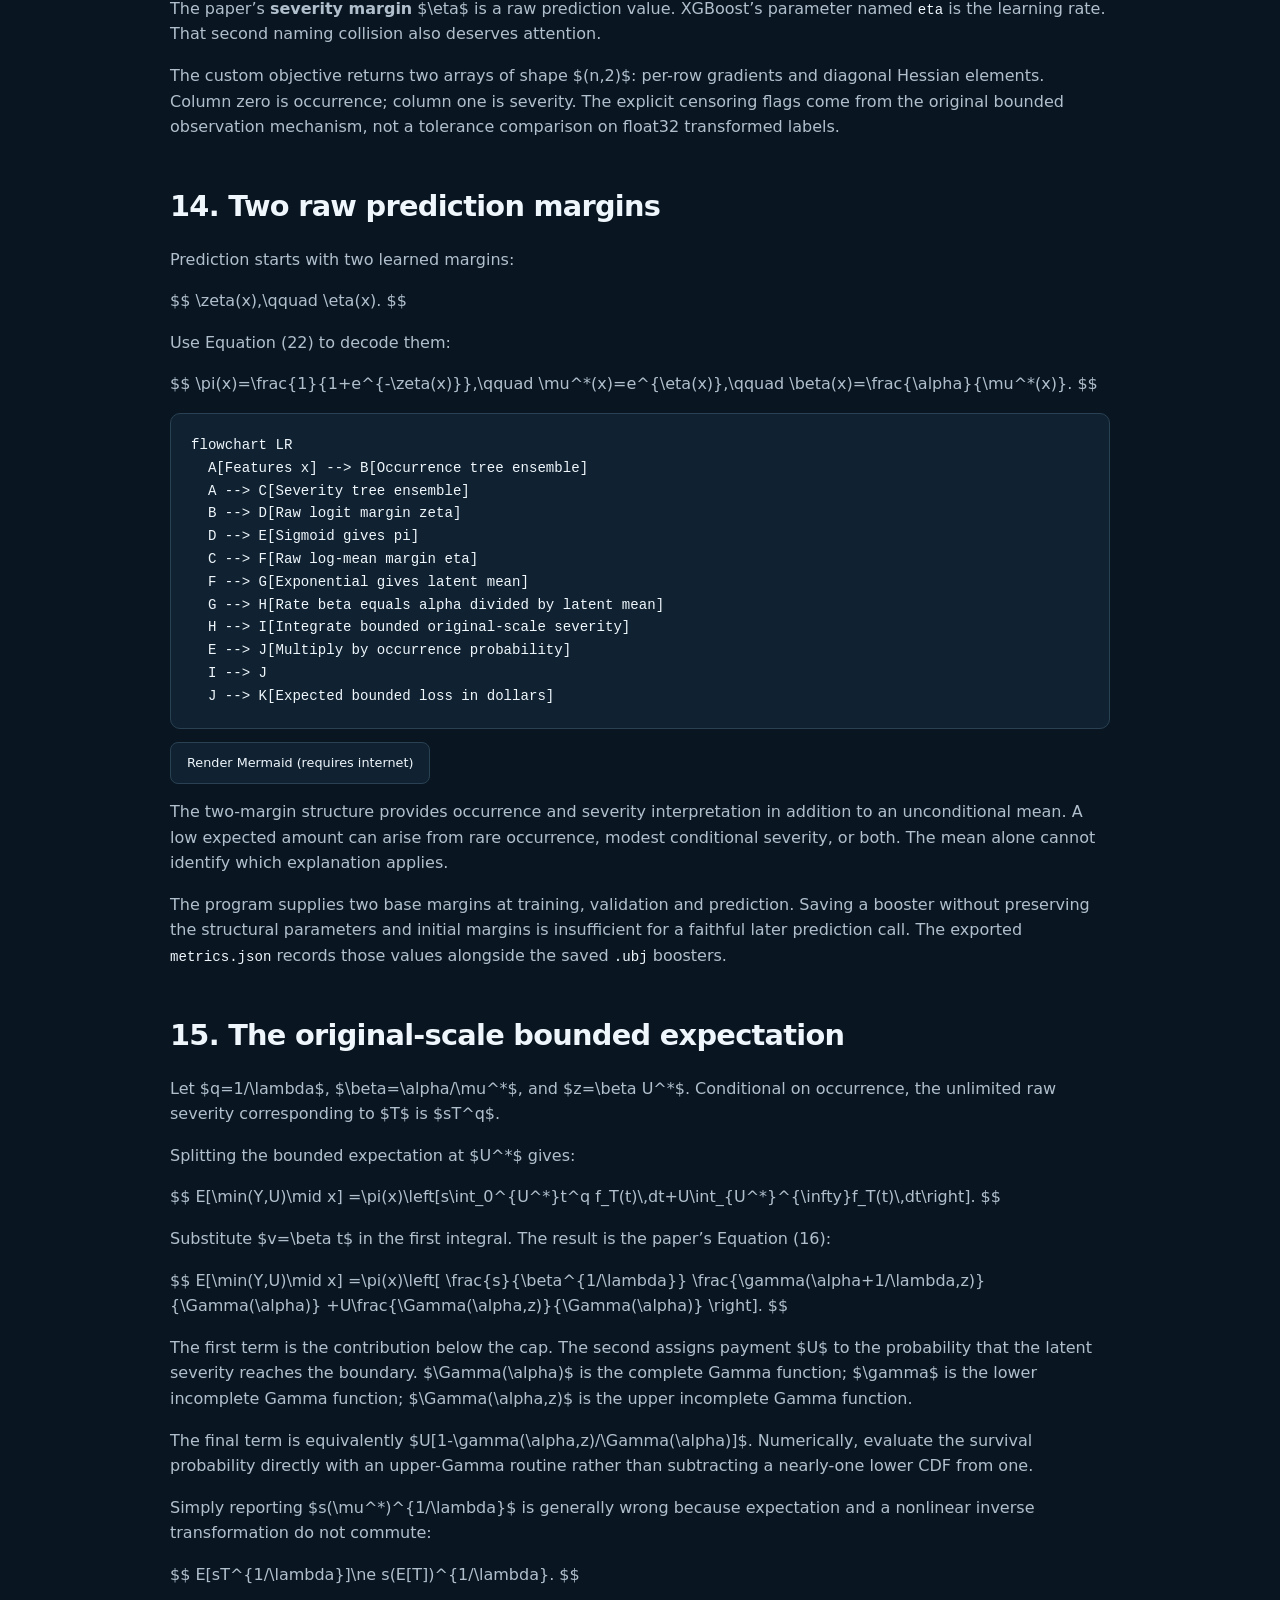
<file: public/read/10-latent-space-zig.html>
<!doctype html><html lang="en"><head><meta charset="utf-8"><meta name="viewport" content="width=device-width,initial-scale=1"><title>10-latent-space-zig · AI at the Frontier</title><link rel="stylesheet" href="../assets/style.css"></head><body class="reader"><a class="skip" href="#document">Skip to document</a><nav><a href="../index.html#library">← Talk library</a><a href="../downloads/docs/10-latent-space-zig.md" download>Download Markdown</a><button onclick="window.print()">Print / save PDF</button><button class="render-math" type="button">Render equations (requires internet)</button></nav><main id="document"><h1 id="latent-space-zero-inflated-gamma-explanation-equation-audit-and-xgboost-implementation">Latent-space Zero-Inflated Gamma: explanation, equation audit and XGBoost implementation</h1>
<p><strong>Paper:</strong> *A Latent-Space Statistical Learning Framework for Semicontinuous Outcomes: Regularized Deviance and Boundary-Stabilized Optimization*. <strong>Author:</strong> Jianping Philip Wang. <strong>Affiliation stated in the paper:</strong> Acuity, A Mutual Insurance Company, Actuarial and Strategic Analytics. <strong>Reference examined:</strong> <a href="https://arxiv.org/abs/2608.26286v2">arXiv:2608.26286v2</a>, category stat.ME, 16 pages, one figure. The first submission was August 26, 2026; version 2 was submitted September 30, 2026. The manuscript’s title page retains an August 7, 2026 date. This document audits the September 30 version, not an assumed journal publication. <strong>Analysis date:</strong> October 3, 2026.</p>
<p><strong>Companion program:</strong> <code>latent_space_zig_xgboost.py</code>. This is an independently written, runnable educational implementation, not the author’s released code. It includes executable numerical checks and four synthetic-data comparators. It implements the valid censored likelihood and explicitly corrects problematic profiling and deviance claims described below.</p>
<p><strong>Read this distinction first:</strong> the occurrence/severity likelihood, margin derivatives and bounded expectation can be checked mathematically. They do not establish superiority over existing production systems. Moreover, the paper’s boundary “saturated” reference in Equation (18), the nonnegativity interpretation of Equation (21), and the censored null-mean profiling identity in Equations (34)–(35) do not hold as general unconstrained-likelihood statements. This reference derives counterexamples rather than silently reproducing those claims.</p>
<h2 id="table-of-contents">Table of contents</h2>
<ol><li><a href="#1-paper-overview">Paper overview</a></li><li><a href="#2-what-latent-space-means-here">What latent space means here</a></li><li><a href="#3-statistical-architecture-and-likelihood">Statistical architecture and likelihood</a></li><li><a href="#4-comparison-with-compound-poisson-gamma-tweedie">Comparison with compound Poisson-Gamma Tweedie</a></li><li><a href="#5-what-xgboost-tweedie-changes">What XGBoost Tweedie changes</a></li><li><a href="#6-what-conventional-hurdle-models-already-provide">What conventional hurdle models already provide</a></li><li><a href="#7-censoring-truncation-and-capping">Censoring, truncation and capping</a></li><li><a href="#8-occurrence-gradient-and-hessian">Occurrence gradient and Hessian</a></li><li><a href="#9-ordinary-severity-gradient-and-hessian">Ordinary severity gradient and Hessian</a></li><li><a href="#10-boundary-gradient-and-hessian">Boundary gradient and Hessian</a></li><li><a href="#11-boundary-stabilization-and-its-limits">Boundary stabilization and its limits</a></li><li><a href="#12-hessian-structure-and-orthogonality">Hessian structure and orthogonality</a></li><li><a href="#13-how-xgboost-uses-these-derivatives">How XGBoost uses these derivatives</a></li><li><a href="#14-two-raw-prediction-margins">Two raw prediction margins</a></li><li><a href="#15-the-original-scale-bounded-expectation">The original-scale bounded expectation</a></li><li><a href="#16-structural-parameter-estimation-and-corrections">Structural parameter estimation and corrections</a></li><li><a href="#17-complete-worked-insurance-example">Complete worked insurance example</a></li><li><a href="#18-executable-implementation-and-numerical-safeguards">Executable implementation and numerical safeguards</a></li><li><a href="#19-comparison-experiment-and-actual-results">Comparison experiment and actual results</a></li><li><a href="#20-critical-analysis-limitations-and-open-questions">Critical analysis, limitations and open questions</a></li><li><a href="#21-terminology-glossary">Terminology glossary</a></li><li><a href="#22-equation-audit-and-verification-record">Equation audit and verification record</a></li><li><a href="#23-use-this-example-to-open-the-alumni-presentation">Use this example to open the alumni presentation</a></li><li><a href="#key-takeaways">Key Takeaways</a></li></ol>
<h2 id="1-paper-overview">1. Paper overview</h2>
<p>Imagine an insurance table with one row per exposure: many policyholders have no claim, most claim amounts are modest, and a few losses are enormous. A zero is a real outcome rather than a missing measurement. Positive amounts occupy a continuous range. A policy limit or an operational reporting limit may hide how large the largest losses actually were.</p>
<p>The modeling problem has three parts: whether a positive outcome occurs, its size when it occurs, and what an upper-limit observation tells us. A single average-loss prediction does not automatically answer all three questions.</p>
<p>The paper’s central idea is to retain an independent event-occurrence model, compress positive amounts into a scaled power coordinate, fit a Gamma severity model in that coordinate, and treat capped observations as survival events. It supplies analytic first and second derivatives suitable for Newton updates and boosting. Returning predictions to dollars requires integrating the inverse transformation, including the mass accumulated at the cap.</p>
<p>A plain-English summary is: <strong>learn whether there is a loss; learn a distribution for its transformed size; interpret “at the cap” as “at least the cap”; then calculate the expected bounded dollar amount.</strong></p>
<p>Exact zeros and highly skewed positive outcomes cause different difficulties. A density on positive values cannot allocate a discrete probability to zero. A small number of large values can dominate variance and aggregate loss. Extreme severity uncertainty makes individual realized losses difficult to predict even when the conditional mean is estimated well. Administrative capping also changes the information in the observation. Those are statistical issues, not problems solved simply by using deeper trees.</p>
<p>Applications include insurance pure premium, medical spending, operational losses and other event-plus-positive-amount settings. Here occurrence means a binary positive/zero outcome. It is not automatically an actuarial claim-count frequency model: an exposure with three claims still has occurrence indicator one. Exposure offsets, multiple claims per policy and varying policy limits require extensions.</p>
<h2 id="2-what-latent-space-means-here">2. What latent space means here</h2>
<h3 id="a-transformed-response-coordinate-not-a-learned-embedding">A transformed response coordinate, not a learned embedding</h3>
<p>In deep learning, “latent space” often means a learned, usually multidimensional representation of images, language or other inputs. Here it means a <strong>one-dimensional deterministic coordinate for the response amount</strong>. There is no encoder neural network and no learned semantic embedding.</p>
<p>The paper’s Equation (1) defines the observed transformed outcome:</p>
<p>$$ y^* = \min\left[\left(\frac{y}{s}\right)^\lambda,U^*\right],\qquad U^*=\left(\frac{U}{s}\right)^\lambda,\qquad 0&lt;\lambda&lt;1. $$</p>
<div class="table-scroll"><table><thead><tr><th>Symbol</th><th>Meaning</th><th>Role and units</th></tr></thead><tbody><tr><td>$y$</td><td>Underlying or available nonnegative response</td><td>Dollars in our example; a capped record may reveal only a lower bound for the underlying loss</td></tr><tr><td>$y^*$</td><td>Observed scaled, transformed and capped response</td><td>Dimensionless numerical target</td></tr><tr><td>$s$</td><td>Positive reference anchor with $0&lt;s&lt;U$</td><td>Same units as $y$; $y=s$ maps to one</td></tr><tr><td>$\lambda$</td><td>Power-transformation exponent</td><td>Dimensionless curvature parameter; distinct from XGBoost’s L2 penalty</td></tr><tr><td>$U$</td><td>Known upper observation or reporting boundary</td><td>Dollars; a business/information boundary rather than a generic outlier-removal instruction</td></tr><tr><td>$U^*$</td><td>The same boundary in transformed coordinates</td><td>Dimensionless; severity likelihood and derivatives use it</td></tr></tbody></table></div>
<p>Using $s=\$1,000$, $\lambda=0.25$, and $U=\$100,000$ gives $U^*=100^{0.25}=3.162278$.</p>
<div class="table-scroll"><table><thead><tr><th>Underlying amount</th><th>$y/s$</th><th>Uncapped power $(y/s)^{0.25}$</th><th>Observed $y^*$</th><th>Boundary?</th></tr></thead><tbody><tr><td>\$100</td><td>0.1</td><td>0.562341</td><td>0.562341</td><td>No</td></tr><tr><td>\$1,000</td><td>1</td><td>1</td><td>1</td><td>No</td></tr><tr><td>\$10,000</td><td>10</td><td>1.778279</td><td>1.778279</td><td>No</td></tr><tr><td>\$100,000</td><td>100</td><td>3.162278</td><td>3.162278</td><td>Yes, if the record represents an administrative cap</td></tr><tr><td>\$1,000,000</td><td>1,000</td><td>5.623413</td><td>3.162278</td><td>Yes</td></tr></tbody></table></div>
<p>For $r=y/s&gt;1$, $r^\lambda&lt;r$: values above the anchor shrink relative to the normalized original coordinate. For $0&lt;r&lt;1$, $r^\lambda&gt;r$: values below the anchor move upward toward one. At the anchor, $r^\lambda=1$. These are Equations (5)–(6).</p>
<p>“Compressed” does not mean that $y^*$ can be compared numerically with dollar amounts. It means compression relative to the dimensionless ratio $y/s$, or reduced multiplicative separation between observations. Without capping, a tenfold increase in dollars becomes a factor $10^{0.25}=1.778279$ increase in transformed size. The mapping is monotone, so it preserves ordering below the cap. Capping intentionally loses the ordering of amounts above $U$.</p>
<p>The positive power map is concave throughout its positive domain:</p>
<p>$$ h&#x27;&#x27;(y)=\frac{\lambda(\lambda-1)}{s^\lambda}y^{\lambda-2}&lt;0. $$</p>
<p>Thus the paper’s phrase “convex left-body expansion” should not be read as a statement that the map becomes convex below $s$. The expansion inequality is valid; the map’s curvature remains concave. This derivative is an independent clarification.</p>
<h2 id="3-statistical-architecture-and-likelihood">3. Statistical architecture and likelihood</h2>
<h3 id="separate-the-unobserved-severity-from-the-capped-record">Separate the unobserved severity from the capped record</h3>
<p>To remove an ambiguity in the paper’s notation, write $T$ for the <strong>uncapped</strong> positive transformed severity. Conditional on occurrence:</p>
<p>$$ T\mid Y&gt;0,x\sim\operatorname{Gamma}(\alpha,\beta(x)),\qquad \mu^*(x)=\frac{\alpha}{\beta(x)}=e^{\eta(x)}. $$</p>
<p>This is the shape-rate convention in Equation (9), not the shape-scale convention. The observed transformed positive record is $\min(T,U^*)$. It has continuous density below $U^*$ and a point mass at $U^*$. It is therefore not itself an ordinary, uncapped Gamma random variable.</p>
<p>Define occurrence and boundary indicators:</p>
<p>$$ d_i=\mathbf{1}(y_i&gt;0),\qquad \delta_i=\mathbf{1}(\text{record }i\text{ is right-censored at }U). $$</p>
<p>For deterministic clipping of known raw amounts, $\delta_i=\mathbf{1}(y_i\ge U)$. In real data, use the administrative censoring flag rather than guessing from rounded transformed numbers.</p>
<p>Occurrence follows Equations (7)–(8) and (22):</p>
<p>$$ P(Y&gt;0\mid x)=\pi(x),\qquad \zeta(x)=\operatorname{logit}\pi(x). $$</p>
<p>The positive Gamma density and survival probability are:</p>
<p>$$ f_T(t)=\frac{\beta^\alpha}{\Gamma(\alpha)}t^{\alpha-1}e^{-\beta t},\qquad S_T(U^*)=\frac{\Gamma(\alpha,\beta U^*)}{\Gamma(\alpha)}. $$</p>
<p>The likelihood contributions are the three cases in Equation (10):</p>
<p>$$ \mathcal{L}_i= \begin{cases} 1-\pi_i,&amp;d_i=0,\\ \pi_i f_T(y_i^*),&amp;d_i=1,\delta_i=0,\\ \pi_i S_T(U^*),&amp;d_i=1,\delta_i=1. \end{cases} $$</p>
<p>The positive density below the cap integrates to $1-S_T(U^*)$. Consequently the two point masses and continuous body sum to one:</p>
<p>$$ (1-\pi)+\pi\int_0^{U^*}f_T(t)\,dt+\pi S_T(U^*)=1. $$</p>
<p>This is a mixed discrete/continuous probability model. A density value is not an event probability: it can exceed one without violating normalization.</p>
<div class="mermaid-source"><pre><code>flowchart TD
  A[Raw nonnegative response and known cap] --&gt; B{Zero or positive?}
  B --&gt;|Zero| C[Bernoulli occurrence contribution: 1 minus pi]
  B --&gt;|Positive| D[Bernoulli occurrence contribution: pi]
  D --&gt; E[Transform severity using scale and power]
  E --&gt; F[Uncapped latent Gamma severity model]
  F --&gt; G{Ordinary or capped record?}
  G --&gt;|Ordinary| H[Gamma density below upper boundary]
  G --&gt;|Capped| I[Gamma survival probability at upper boundary]
  H --&gt; J[Fit severity log margin eta]
  I --&gt; J
  C --&gt; K[Fit occurrence logit margin zeta]
  D --&gt; K
  J --&gt; L[Integrate inverse power with cap]
  K --&gt; M[Multiply conditional bounded mean by pi]
  L --&gt; M
  M --&gt; N[Expected bounded response in original units]</code></pre><button class="render-mermaid" type="button">Render Mermaid (requires internet)</button><div class="mermaid-output"></div></div>
<p>The negative log-likelihood separates into occurrence and positive severity terms, as in Equations (12)–(14). For fixed transformation parameters, the raw-scale Jacobian does not change derivatives with respect to $\eta$. It does matter when comparing different transformations; Section 16 explains why.</p>
<h2 id="4-comparison-with-compound-poisson-gamma-tweedie">4. Comparison with compound Poisson-Gamma Tweedie</h2>
<h3 id="construction-and-coupling">Construction and coupling</h3>
<p>For $1&lt;p&lt;2$, a compound Poisson-Gamma Tweedie variable can be represented as:</p>
<p>$$ Y=\sum_{j=1}^{N}C_j,\qquad N\sim\operatorname{Poisson}(\nu), $$</p>
<p>with positive Gamma increments $C_j$ and a zero total when $N=0$. A standard parameterization is:</p>
<p>$$ \nu=\frac{\mu^{2-p}}{\phi(2-p)},\qquad \operatorname{shape}(C_j)=\frac{2-p}{p-1},\qquad \operatorname{scale}(C_j)=\phi(p-1)\mu^{p-1}. $$</p>
<p>These auxiliary identities follow from the compound representation and give:</p>
<p>$$ E[Y]=\mu,\qquad \operatorname{Var}(Y)=\phi\mu^p, $$</p>
<p>and the paper’s Equation (4):</p>
<p>$$ P(Y=0)=e^{-\nu} =\exp\left[-\frac{\mu^{2-p}}{\phi(2-p)}\right]. $$</p>
<p>The same $\mu,\phi,p$ control the mean, variance, increment distribution and zero mass. You cannot independently choose any zero probability and any positive severity distribution while holding those parameters fixed.</p>
<p>For fixed $\mu,p$, increasing dispersion $\phi$ raises the zero probability. That directional fact supports the paper’s concern: reconciling large positive variability may interfere with occurrence calibration in a misspecified joint model. It does <strong>not</strong> prove that every heavy-tailed portfolio forces an unacceptable Tweedie fit. The mean and power can also change, dispersion can be modeled, and predictive mean accuracy and full distribution calibration are different targets.</p>
<h3 id="the-papers-illustrative-numbers">The paper’s illustrative numbers</h3>
<p>Figure 1 reports an observed positive fraction about 60.4%, hence observed zero fraction about 39.6%, and a particular fitted Tweedie zero mass about 83.3%. The paper’s transformed hurdle fit retains the independent observed zero fraction. Those are <strong>reported illustrative fit results</strong>, not a universal consequence of Tweedie regression and not a benchmark reproduced by our code.</p>
<p>The supplied manuscript does not establish a comprehensive out-of-sample comparison of production XGBoost systems. Its discussion places extensive applied evaluation in a companion manuscript listed as “in preparation.” A marginal intercept-only illustration of zero mass is also different from calibrated conditional occurrence probabilities in a covariate-dependent portfolio.</p>
<p>The Tweedie unit deviance is algebraic for fixed $p$. Evaluating its full density or survival distribution is a different, more demanding calculation. The paper’s Equation (2) and discussion distinguish these tasks. Do not claim that ordinary XGBoost Tweedie training necessarily evaluates a costly infinite-series density for every tree split.</p>
<h2 id="5-what-xgboost-tweedie-changes">5. What XGBoost Tweedie changes</h2>
<p>A classical log-link Tweedie GLM may use:</p>
<p>$$ \log\mu(x)=X\beta. $$</p>
<p>XGBoost replaces that linear predictor with boosted trees:</p>
<p>$$ \log\mu(x)=f(x)=\sum_{m=1}^{M}f_m(x), $$</p>
<p>while using:</p>
<pre><code>objective=&quot;reg:tweedie&quot;</code></pre>
<p>Flexible trees can learn interactions and nonlinear conditional mean patterns. They do not, by themselves, replace the objective’s underlying Tweedie mean/variance relationship with an independent occurrence-and-severity model.</p>
<p>There is a further practical distinction: XGBoost’s built-in objective estimates the mean predictor for a selected variance power. It does not automatically fit every full-distribution parameter needed to report a well-calibrated zero probability. In particular, turning its mean into $P(Y=0)$ requires a dispersion estimate and a justified distributional interpretation. Our program labels its validation-residual dispersion calculation as a <strong>diagnostic</strong>, not an XGBoost-produced classifier or a full Tweedie likelihood fit.</p>
<p>Predictive flexibility can mitigate problems caused by an inadequate mean specification. It cannot logically guarantee that arbitrary conditional zero masses and positive tail shapes become compatible with a constrained distribution family. Conversely, a structural criticism of the family does not invalidate its use for bounded mean prediction when its empirical performance is adequate.</p>
<p>Primary implementation reference: <a href="https://xgboost.readthedocs.io/en/stable/parameter.html">XGBoost parameters</a>.</p>
<h2 id="6-what-conventional-hurdle-models-already-provide">6. What conventional hurdle models already provide</h2>
<p>A conventional two-part model already separates:</p>
<p>$$ P(Y&gt;0\mid x)=\pi(x),\qquad Y\mid Y&gt;0,x\sim\operatorname{Gamma}(\alpha,\beta(x)). $$</p>
<p>For a continuous Gamma component there is no positive-component mass at exactly zero. Thus “zero-inflated Gamma,” “zero-adjusted Gamma” and “Gamma hurdle” commonly describe the same zero-plus-positive architecture in this setting. This differs from zero-inflated count models whose count component itself produces zeros.</p>
<p><strong>Separating occurrence and severity is not the paper’s new invention.</strong> The paper itself discusses established two-part and hurdle methodology. Its proposed package combines that separation with a power-transformed response, explicit survival mass at a cap, a deviance formulation, closed-form margin derivatives and second-order optimization intended for boosting.</p>
<p>The paper is also too broad when it characterizes conventional hurdle models as inherently unable to handle censoring or tractable boundary derivatives. A censored Gamma hurdle model is obtained by setting the transformation to a linear scaling, $\lambda=1$, and using the same Gamma survival calculus. That is why the program includes a <strong>censored hurdle Gamma control</strong> in addition to a baseline that treats bounded positive records as exact.</p>
<div class="table-scroll"><table><thead><tr><th>Model</th><th>Independent occurrence?</th><th>Positive response coordinate</th><th>Boundary treatment in our experiment</th></tr></thead><tbody><tr><td>XGBoost Tweedie</td><td>No independent occurrence head</td><td>Original bounded response, scaled for conditioning</td><td>Bounded labels treated as exact outcomes</td></tr><tr><td>Ordinary hurdle Gamma</td><td>Yes</td><td>Original bounded positive response, scaled</td><td>Cap treated as exact positive amount</td></tr><tr><td>Censored hurdle Gamma</td><td>Yes</td><td>Linear scaled severity, $\lambda=1$</td><td>Survival probability</td></tr><tr><td>Latent power-Gamma hurdle</td><td>Yes</td><td>Power-scaled severity, $0&lt;\lambda&lt;1$</td><td>Survival probability</td></tr></tbody></table></div>
<p>This comparison separates the contribution of a censor-aware likelihood from the additional transformation. It does not establish that the particular combination is unprecedented across all distributional boosting research.</p>
<h2 id="7-censoring-truncation-and-capping">7. Censoring, truncation and capping</h2>
<p>Suppose the reporting boundary is $U=\$100,000$ and the underlying claim is $\$250,000$. If the record is stored at the boundary, the information retained is:</p>
<p>$$ Y\ge\$100,000, $$</p>
<p>not the exact assertion $Y=\$100,000$. A survival likelihood integrates over every compatible underlying amount:</p>
<p>$$ P(T\ge U^*)=\int_{U^*}^{\infty}f_T(t)\,dt. $$</p>
<p>For a continuous distribution, the probability of an exact specified value is zero; ordinary exact observations use a density. A censored observation instead uses an event probability. Confusing the two changes the fitted likelihood.</p>
<div class="table-scroll"><table><thead><tr><th>Term</th><th>What happens</th><th>Appropriate interpretation</th></tr></thead><tbody><tr><td>Right censoring</td><td>The observation remains, but its true magnitude is only known to exceed a boundary</td><td>Survival probability at that boundary</td></tr><tr><td>Upper truncation</td><td>Outcomes above a boundary are excluded from the sample altogether</td><td>Likelihood conditional on inclusion, including a normalization factor</td></tr><tr><td>Clipping/capping</td><td>A recorded value is replaced by a boundary</td><td>Creates a censored representation if only a lower bound for underlying severity is retained</td></tr><tr><td>Limited payment</td><td>The insurer actually pays $\min(Y,U)$</td><td>A bounded outcome with genuine boundary mass; distinguish payment from underlying economic loss</td></tr></tbody></table></div>
<p>Censoring and predicting a limited payment are compatible: fit the underlying severity using the information in capped records, then calculate expected limited payment. However, if the full $\$250,000$ is available and the task is to estimate total losses, deliberately discarding that amount sacrifices information. Capping does not recover hidden tail magnitudes or make the unlimited mean identifiable from capped data without assumptions.</p>
<p>Varying deductibles, policy limits, inflation and reporting mechanisms need row-specific treatment. The provided program assumes one known cap and no deductible, claim development or exposure variation.</p>
<h2 id="8-occurrence-gradient-and-hessian">8. Occurrence gradient and Hessian</h2>
<p>The Bernoulli negative log-likelihood for row $i$ is:</p>
<p>$$ L_{\mathrm{occ},i}=-(1-d_i)\log(1-\pi_i)-d_i\log\pi_i. $$</p>
<p>With $\pi_i=\sigma(\zeta_i)$, this equals:</p>
<p>$$ L_{\mathrm{occ},i}=\log(1+e^{\zeta_i})-d_i\zeta_i. $$</p>
<p>Use a stable <code>logaddexp</code> evaluation rather than calculating $e^{\zeta_i}$ directly for large margins. Since $d\pi_i/d\zeta_i=\pi_i(1-\pi_i)$, differentiation gives the paper’s Equations (23) and (26):</p>
<p>$$ g_{\zeta,i}=\pi_i-d_i,\qquad h_{\zeta,i}=\pi_i(1-\pi_i). $$</p>
<p>Here $d_i$ is observed occurrence, $\zeta_i$ is the model’s raw logit margin, and $\pi_i$ is the fitted probability. These are exactly familiar logistic-loss derivatives. They are gradients of a negative log-likelihood or half-deviance; the statistical score of the <strong>log-likelihood</strong> would have the opposite sign.</p>
<p>For $\pi=0.6$ and a positive observation $d=1$:</p>
<p>$$ g_\zeta=-0.4,\qquad h_\zeta=0.24,\qquad \Delta\zeta=-g/h=1.666667. $$</p>
<p>The initial margin is $\log(0.6/0.4)=0.405465$. An unregularized full step raises it to about $2.072132$, corresponding to probability about $0.8882$. A positive row therefore pushes occurrence probability upward. A zero row at the same probability has $g=0.6$, $h=0.24$, and single-row step $-2.5$.</p>
<p>A single-row logistic step is not the tree update for a mixed leaf, and it can become large for confident classification errors. Learning rate, aggregated curvature and regularization remain relevant.</p>
<h2 id="9-ordinary-severity-gradient-and-hessian">9. Ordinary severity gradient and Hessian</h2>
<p>For an ordinary positive record, $0&lt;y_i^*&lt;U^*$, Equation (9) gives:</p>
<p>$$ -\log f_T(y_i^*)= -\alpha\log\beta_i+\log\Gamma(\alpha) -(\alpha-1)\log y_i^*+\beta_i y_i^*. $$</p>
<p>Using $\beta_i=\alpha e^{-\eta_i}$ and holding $\alpha$ fixed, the terms that depend on $\eta_i$ are:</p>
<p>$$ L_{\mathrm{sev},i}=\alpha\eta_i+\alpha y_i^*e^{-\eta_i}+\text{constant}. $$</p>
<p>Therefore the ordinary parts of Equations (25) and (27) are:</p>
<p>$$ g_{\eta,i}=\alpha\left(1-\frac{y_i^*}{\mu_i^*}\right),\qquad h_{\eta,i}=\alpha\frac{y_i^*}{\mu_i^*},\qquad \mu_i^*=e^{\eta_i}. $$</p>
<p>Every symbol has a specific role: $y_i^*$ is the observed transformed amount, $\mu_i^*$ is the <strong>uncapped Gamma mean</strong> in that coordinate, $\eta_i$ is its log margin, and $\alpha$ is the fixed Gamma shape.</p>
<p>For $\alpha=8$, $y^*=2$, $\mu^*=1$:</p>
<p>$$ g_\eta=8(1-2)=-8,\qquad h_\eta=8(2)=16,\qquad \Delta\eta=\frac{8}{16}=0.5. $$</p>
<p>The full Newton step changes the mean from one to $e^{0.5}=1.648721$, moving toward two. It does not jump directly to the exact optimum $\eta=\log 2$ because Newton’s method uses a local quadratic approximation.</p>
<p>Zero observations supply <strong>no severity likelihood contribution</strong>. Their severity gradient and Hessian are both zero. Substituting $y^*=0$ into the ordinary Gamma formula would incorrectly assign them a severity gradient $\alpha$.</p>
<h2 id="10-boundary-gradient-and-hessian">10. Boundary gradient and Hessian</h2>
<p>For a capped record, define:</p>
<p>$$ z=\beta U^*=\frac{\alpha U^*}{\mu^*},\qquad R(\alpha,z)=\frac{z^\alpha e^{-z}}{\Gamma(\alpha,z)}. $$</p>
<p>The upper incomplete Gamma function is:</p>
<p>$$ \Gamma(\alpha,z)=\int_z^{\infty}t^{\alpha-1}e^{-t}\,dt. $$</p>
<p>Dividing by $\Gamma(\alpha)$ makes it a unit-rate Gamma tail probability. The lower incomplete Gamma function is instead:</p>
<p>$$ \gamma(\alpha,z)=\int_0^z t^{\alpha-1}e^{-t}\,dt. $$</p>
<p>They satisfy $\gamma(\alpha,z)+\Gamma(\alpha,z)=\Gamma(\alpha)$. The paper uses upper incomplete Gamma survival expressions in its operative equations, even where surrounding prose mentions a lower incomplete Gamma function.</p>
<p>The boundary loss is:</p>
<p>$$ L_b=-\log S_T(U^*)=-\log\Gamma(\alpha,z)+\log\Gamma(\alpha). $$</p>
<p>Because $dz/d\eta=-z$ and $\partial\Gamma(\alpha,z)/\partial z=-z^{\alpha-1}e^{-z}$:</p>
<p>$$ g_\eta=-R(\alpha,z). $$</p>
<p>This is Equation (24) and the boundary term of Equation (25). To differentiate again, first calculate:</p>
<p>$$ \frac{d\log R}{dz}=\frac{\alpha}{z}-1+\frac{R}{z},\qquad \frac{dR}{dz}=\frac{R}{z}(\alpha-z+R). $$</p>
<p>Applying $dz/d\eta=-z$ to $g=-R$ gives the boundary part of Equation (27):</p>
<p>$$ h_\eta=R(\alpha,z)[\alpha-z+R(\alpha,z)]. $$</p>
<p>A cap observation always has a negative severity gradient for finite positive parameters: increasing the underlying mean makes the observed tail event less surprising. It is not an exact observation that demands fitting the mean to the cap.</p>
<p>With $\alpha=8$, $U^*=3.162278$, and $\mu^*=1$, the program obtains:</p>
<p>$$ z=25.298221,\quad -\log S=10.902519,\quad R=18.634401,\quad g=-18.634401,\quad h=24.898900. $$</p>
<p>The single-row Newton step is about $0.7484$. The $+1$ result is a deep-tail asymptotic statement, not a universal boundary update.</p>
<h2 id="11-boundary-stabilization-and-its-limits">11. Boundary stabilization and its limits</h2>
<p>For fixed $\alpha$ and $z\rightarrow\infty$, the paper’s Equation (29) uses:</p>
<p>$$ \Gamma(\alpha,z)=z^{\alpha-1}e^{-z} \left[1+\frac{\alpha-1}{z}+O(z^{-2})\right]. $$</p>
<p>Thus Equation (30) gives:</p>
<p>$$ R(\alpha,z)=z-(\alpha-1)+O(z^{-1}). $$</p>
<p>Retaining the constant term matters. If one prematurely replaces $R$ by $z$ inside $\alpha-z+R$, one gets the wrong leading coefficient for the Hessian. The correct calculation is:</p>
<p>$$ \alpha-z+R=1+O(z^{-1}), $$</p>
<p>so Equations (32)–(33) imply:</p>
<p>$$ g_\eta\sim-z,\qquad h_\eta\sim z,\qquad \Delta\eta=-\frac{g_\eta}{h_\eta}\rightarrow1. $$</p>
<p>Since $\eta=\log\mu^*$, an unshrunk full single-row step of one multiplies the latent mean by $e\approx2.71828$. With boosting learning rate $\nu$, a leaf update near one multiplies it approximately by $e^\nu$, not necessarily by $e$.</p>
<p>Intuitively, a severely underestimated censored loss creates both a large push upward and large local curvature. Their ratio remains controlled in that regime. The point remains influential, rather than disappearing because a survival probability numerically underflowed.</p>
<p>There are important limits to this interpretation:</p>
<ul><li>The gradient and Hessian themselves <strong>grow without bound</strong> as $z\rightarrow\infty$. It is their Newton ratio that tends to one. The cap bounds the observed target, not every numerical argument or aggregate score.</li><li>At the opposite limit, $z\rightarrow0$, $R\sim z^\alpha/\Gamma(\alpha)$ and $h\sim\alpha R$. The single-row ratio tends to $1/\alpha$. For small shape, a full boundary step can exceed one.</li><li>In a tree leaf, several gradients and Hessians are summed, regularization changes the denominator, and the learning rate shrinks the result. The asymptotic single-observation statement does not fix every leaf’s weight.</li><li>Ordinary Gamma log-link severity also has $-g/h=1-\mu^*/y^*\rightarrow1$ under severe underprediction. A bounded single-row limit is not uniquely created by this new capped architecture.</li><li>Logistic occurrence derivatives can have very small curvature for confident errors. The severity argument is not a global guarantee for both heads.</li></ul>
<p>For numerical stabilization, the implementation uses an independently derived longer expansion:</p>
<p>$$ R=z-(\alpha-1)+\frac{\alpha-1}{z} +\frac{(\alpha-1)(\alpha-3)}{z^2}+O(z^{-3}), $$</p>
<p>$$ h=z\frac{dR}{dz} =z-\frac{\alpha-1}{z} -\frac{2(\alpha-1)(\alpha-3)}{z^2}+O(z^{-3}). $$</p>
<p>These are implementation approximations derived from the Gamma asymptotic series; they are not extra numbered equations copied from the paper. They avoid subtracting nearly equal huge numbers in the exact Hessian formula.</p>
<h2 id="12-hessian-structure-and-orthogonality">12. Hessian structure and orthogonality</h2>
<p>For fixed structural parameters and disjoint occurrence and severity parameterizations:</p>
<p>$$ L(\zeta,\eta)=L_{\mathrm{occ}}(\zeta)+L_{\mathrm{sev}}(\eta). $$</p>
<p>Consequently Equation (28) holds:</p>
<p>$$ \frac{\partial^2L}{\partial\zeta\partial\eta}=0, \qquad H=\begin{bmatrix}H_{\mathrm{occ}}&amp;0\\0&amp;H_{\mathrm{sev}}\end{bmatrix}. $$</p>
<p>For an individual observation the margin Hessian is diagonal. For regression coefficients or tree parameters, each within-head block can be non-diagonal because parameters jointly affect many observations. Block diagonality across heads is not the same as every global parameter having an independent scalar Hessian.</p>
<p>Here information orthogonality means the expected cross-curvature between the disjoint occurrence and severity parameter blocks vanishes; the observed cross-margin curvature already vanishes exactly. It does not mean the data subsets, fitted predictions or their sampling errors are completely independent. Positive rows contribute to both heads. Shared feature selection, shared learned representations or joint structural-parameter fitting can introduce other dependencies.</p>
<p>Diagonal per-row output curvature is convenient for XGBoost’s multi-target custom-objective interface. Our implementation chooses <code>one_output_per_tree</code>: each output receives its own trees while reusing the feature matrix. It does not require a coupled vector-leaf architecture. Primary references: <a href="https://xgboost.readthedocs.io/en/stable/tutorials/advanced_custom_obj.html">custom-objective requirements</a> and <a href="https://xgboost.readthedocs.io/en/stable/tutorials/multioutput.html">multi-output support</a>.</p>
<h2 id="13-how-xgboost-uses-these-derivatives">13. How XGBoost uses these derivatives</h2>
<p>For observations assigned to one candidate leaf:</p>
<p>$$ G=\sum_{i\in\mathrm{leaf}}g_i,\qquad H=\sum_{i\in\mathrm{leaf}}h_i. $$</p>
<p>For a scalar leaf weight $w$ and XGBoost L2 penalty $\lambda_{\mathrm{xgb}}$, the local objective is approximately:</p>
<p>$$ G w+\frac12(H+\lambda_{\mathrm{xgb}})w^2. $$</p>
<p>Differentiation gives:</p>
<p>$$ w=-\frac{G}{H+\lambda_{\mathrm{xgb}}}. $$</p>
<p>This is the standard quadratic boosting leaf update, not a new statistical formula from the paper. It assumes no L1 thresholding or extra leaf constraints. With L1 regularization, $G$ is soft-thresholded. A configured <code>max_delta_step</code> can limit the leaf update, and learning rate $\nu$ scales the contribution to the ensemble. Split selection evaluates related regularized quadratic gains and is not simply a row-by-row Newton step.</p>
<p>Keep three similarly named quantities separate:</p>
<div class="table-scroll"><table><thead><tr><th>Notation</th><th>Meaning</th><th>Program setting</th></tr></thead><tbody><tr><td>$\lambda$</td><td>Response power exponent</td><td><code>Structure.lam</code>, calibrated from training data</td></tr><tr><td>$\lambda_{\mathrm{xgb}}$</td><td>L2 leaf regularization</td><td>XGBoost parameter <code>lambda</code></td></tr><tr><td>$\nu$</td><td>Boosting learning rate</td><td>XGBoost parameter <code>eta</code></td></tr></tbody></table></div>
<p>The paper’s <strong>severity margin</strong> $\eta$ is a raw prediction value. XGBoost’s parameter named <code>eta</code> is the learning rate. That second naming collision also deserves attention.</p>
<p>The custom objective returns two arrays of shape $(n,2)$: per-row gradients and diagonal Hessian elements. Column zero is occurrence; column one is severity. The explicit censoring flags come from the original bounded observation mechanism, not a tolerance comparison on float32 transformed labels.</p>
<h2 id="14-two-raw-prediction-margins">14. Two raw prediction margins</h2>
<p>Prediction starts with two learned margins:</p>
<p>$$ \zeta(x),\qquad \eta(x). $$</p>
<p>Use Equation (22) to decode them:</p>
<p>$$ \pi(x)=\frac{1}{1+e^{-\zeta(x)}},\qquad \mu^*(x)=e^{\eta(x)},\qquad \beta(x)=\frac{\alpha}{\mu^*(x)}. $$</p>
<div class="mermaid-source"><pre><code>flowchart LR
  A[Features x] --&gt; B[Occurrence tree ensemble]
  A --&gt; C[Severity tree ensemble]
  B --&gt; D[Raw logit margin zeta]
  D --&gt; E[Sigmoid gives pi]
  C --&gt; F[Raw log-mean margin eta]
  F --&gt; G[Exponential gives latent mean]
  G --&gt; H[Rate beta equals alpha divided by latent mean]
  H --&gt; I[Integrate bounded original-scale severity]
  E --&gt; J[Multiply by occurrence probability]
  I --&gt; J
  J --&gt; K[Expected bounded loss in dollars]</code></pre><button class="render-mermaid" type="button">Render Mermaid (requires internet)</button><div class="mermaid-output"></div></div>
<p>The two-margin structure provides occurrence and severity interpretation in addition to an unconditional mean. A low expected amount can arise from rare occurrence, modest conditional severity, or both. The mean alone cannot identify which explanation applies.</p>
<p>The program supplies two base margins at training, validation and prediction. Saving a booster without preserving the structural parameters and initial margins is insufficient for a faithful later prediction call. The exported <code>metrics.json</code> records those values alongside the saved <code>.ubj</code> boosters.</p>
<h2 id="15-the-original-scale-bounded-expectation">15. The original-scale bounded expectation</h2>
<p>Let $q=1/\lambda$, $\beta=\alpha/\mu^*$, and $z=\beta U^*$. Conditional on occurrence, the unlimited raw severity corresponding to $T$ is $sT^q$.</p>
<p>Splitting the bounded expectation at $U^*$ gives:</p>
<p>$$ E[\min(Y,U)\mid x] =\pi(x)\left[s\int_0^{U^*}t^q f_T(t)\,dt+U\int_{U^*}^{\infty}f_T(t)\,dt\right]. $$</p>
<p>Substitute $v=\beta t$ in the first integral. The result is the paper’s Equation (16):</p>
<p>$$ E[\min(Y,U)\mid x] =\pi(x)\left[ \frac{s}{\beta^{1/\lambda}} \frac{\gamma(\alpha+1/\lambda,z)}{\Gamma(\alpha)} +U\frac{\Gamma(\alpha,z)}{\Gamma(\alpha)} \right]. $$</p>
<p>The first term is the contribution below the cap. The second assigns payment $U$ to the probability that the latent severity reaches the boundary. $\Gamma(\alpha)$ is the complete Gamma function; $\gamma$ is the lower incomplete Gamma function; $\Gamma(\alpha,z)$ is the upper incomplete Gamma function.</p>
<p>The final term is equivalently $U[1-\gamma(\alpha,z)/\Gamma(\alpha)]$. Numerically, evaluate the survival probability directly with an upper-Gamma routine rather than subtracting a nearly-one lower CDF from one.</p>
<p>Simply reporting $s(\mu^*)^{1/\lambda}$ is generally wrong because expectation and a nonlinear inverse transformation do not commute:</p>
<p>$$ E[sT^{1/\lambda}]\ne s(E[T])^{1/\lambda}. $$</p>
<p>Without a cap, the model’s conditional raw expectation would instead be:</p>
<p>$$ E[Y\mid Y&gt;0,x] =s\beta^{-1/\lambda}\frac{\Gamma(\alpha+1/\lambda)}{\Gamma(\alpha)}. $$</p>
<p>This uncapped moment is an independently derived Gamma identity. The cap changes it again, so clipping the inverse of the latent mean is not a substitute for Equation (16).</p>
<p>For $s=1,000$, $\lambda=0.25$, $\alpha=8$, $\mu^*=1$, the unlimited conditional expectation is:</p>
<p>$$ 1,000\frac{8\cdot9\cdot10\cdot11}{8^4}=1,933.59375. $$</p>
<p>At $U=100,000$, Equation (16) gives approximately \$1,933.137424. With $\pi=0.6$, the unconditional bounded expectation is approximately <strong>\$1,159.882454</strong>, not \$600 from multiplying the naive inverse of the latent mean by occurrence.</p>
<p>An expected amount is not a prediction interval, a worst-case loss, or a guarantee about an individual claim.</p>
<h2 id="16-structural-parameter-estimation-and-corrections">16. Structural parameter estimation and corrections</h2>
<h3 id="what-the-paper-proposes">What the paper proposes</h3>
<p>Section 8 proposes estimating $(s,\lambda,\alpha)$ before recursive tree construction using a coarse scan and local refinement of a latent profile deviance. Equation (34) gives empirical occurrence and positive transformed mean initializers; Equations (35)–(36) assert concentrated minimization using them. The example values $s=1,000$, $\lambda=0.1860$, $\alpha=8.78$ belong to the paper’s illustration. They are not transferable defaults for other portfolios.</p>
<p>Holding a coordinate frame fixed within one boosting fit is sensible. It does not prove that there is one mandatory null-model estimation procedure or that parameters can never be re-estimated between complete fits.</p>
<h3 id="correction-1-the-censored-null-mean-is-not-the-mean-of-capped-observations">Correction 1: the censored null mean is not the mean of capped observations</h3>
<p>For uncensored Gamma data at fixed shape, maximizing the constant-mean likelihood gives the sample mean. With right censoring, the stationary equation is instead:</p>
<p>$$ 0=\sum_{i:\delta_i=0}\alpha\left(1-\frac{y_i^*}{\mu^*}\right) -\sum_{i:\delta_i=1}R\left(\alpha,\frac{\alpha U^*}{\mu^*}\right). $$</p>
<p>This is an independent derivation by summing Equation (25). It generally does not vanish at the average of recorded capped values.</p>
<p>For positive latent records $[1,2]$, the second censored at $U^*=2$, with $\alpha=8$, the paper’s proposed mean is $1.5$. The summed severity gradient there is approximately <strong>$-2.000834$</strong>, not zero. Thus Equation (35)’s claimed inner likelihood/deviance infimum is not generally attained at Equation (34)’s censored mean.</p>
<p>The occurrence initializer $\hat\pi=\sum d_i/n$ remains the intercept-only Bernoulli MLE. The correction concerns severity.</p>
<h3 id="correction-2-a-boundary-mean-equal-to-the-cap-is-not-the-unconstrained-saturated-mle">Correction 2: a boundary mean equal to the cap is not the unconstrained saturated MLE</h3>
<p>For a single censored row, its severity probability is $S_T(U^*)$. As $\mu^*\rightarrow\infty$, $z\rightarrow0$ and $S_T(U^*)\rightarrow1$. The unrestricted saturated log-likelihood has supremum zero, approached by an infinite mean. A finite mean $\mu^*=U^*$ gives $z=\alpha$ and survival less than one.</p>
<p>Equation (18) therefore defines a finite <strong>reference</strong>, not the unrestricted saturated likelihood maximum. Equation (21)’s boundary expression,</p>
<p>$$ D_{b,\mathrm{paper}}=2\log\frac{\Gamma(\alpha,\alpha)}{\Gamma(\alpha,z)}, $$</p>
<p>can be negative. For $\alpha=8$, $U^*=2$, $\mu^*=4$, $z=4$, it is approximately <strong>$-1.478925$</strong>. A true saturated likelihood-ratio deviance is nonnegative.</p>
<p>A corrected unrestricted boundary deviance is:</p>
<p>$$ D_{b,\mathrm{true}}=-2\log\frac{\Gamma(\alpha,z)}{\Gamma(\alpha)}=-2\log S_T(U^*). $$</p>
<p>For fixed shape, both differ by a constant independent of $\eta$, so the paper’s boundary gradient and Hessian remain correct. When shape itself is estimated, that constant depends on shape and cannot be discarded innocently in a parameter-profile criterion.</p>
<h3 id="correction-3-compare-changing-transformations-on-a-common-measurement-scale">Correction 3: compare changing transformations on a common measurement scale</h3>
<p>For an ordinary positive raw amount, the raw density is:</p>
<p>$$ f_Y(y)=f_T((y/s)^\lambda)\left|\frac{d(y/s)^\lambda}{dy}\right|, $$</p>
<p>where:</p>
<p>$$ \log J(y)=\log\lambda-\log s+(\lambda-1)\log(y/s). $$</p>
<p>The raw-scale negative log-likelihood is the latent negative log density <strong>minus</strong> $\log J(y)$. The cap contribution is still a survival probability and has no density Jacobian. This is the ordinary change-of-variable rule, not a special paper prescription.</p>
<p>At fixed $s,\lambda$, the Jacobian is constant in the learned margins, so it does not alter their derivatives. Across candidate transformations it varies and is necessary for a coherent raw-likelihood comparison. Parameter-dependent saturated constants similarly complicate treating a deviance as a likelihood for structural-parameter estimation.</p>
<h3 id="correction-4-the-scale-anchor-is-a-coordinate-convention">Correction 4: the scale anchor is a coordinate convention</h3>
<p>For fixed $\lambda$, change $s$ to $s&#x27;=cs$. Then transformed values and cap both scale by $c^{-\lambda}$, and a matching mean shift is:</p>
<p>$$ \mu^{*\prime}=c^{-\lambda}\mu^*,\qquad \eta&#x27;=\eta-\lambda\log c. $$</p>
<p>The raw probability model is unchanged when the density Jacobian is included. Thus $s$ is not separately identifiable from a freely adjustable severity intercept in this model. Its computational conditioning and the behavior of a constrained learning algorithm can matter, but freely profiling it as an independent statistical parameter does not automatically identify a unique “geometric equilibrium.” The program fixes a robust training-data anchor and verifies this invariance numerically.</p>
<h3 id="limiting-transformation-behavior">Limiting transformation behavior</h3>
<p>As $\lambda\rightarrow1$, the mapping approaches $y/s$, and the censored power-Gamma model approaches a scaled, censored hurdle Gamma model. It does not follow that every dataset forces shape toward zero.</p>
<p>For fixed $y&gt;0$ and finite $s$:</p>
<p>$$ (y/s)^\lambda=\exp[\lambda\log(y/s)]\rightarrow1 \quad\text{as }\lambda\rightarrow0. $$</p>
<p>The zeros remain zero. Positive observations bunch near <strong>one</strong>, not near zero. A logarithmic limit requires the centered/rescaled expression:</p>
<p>$$ \frac{(y/s)^\lambda-1}{\lambda}\rightarrow\log(y/s). $$</p>
<p>At fixed shape, the paper’s latent deviance with its capped-sample mean can collapse toward zero as $\lambda\rightarrow0$: all positive ratios approach one, and its boundary reference ratio also approaches one. This illustrates why minimizing a transformed, parameter-dependent deviance is not automatically a well-posed transformation-selection method.</p>
<h3 id="what-the-implementation-does">What the implementation does</h3>
<p>It fixes $s$ to the median positive training amount, bounded below the cap; scans configurable $\lambda$ candidates; numerically optimizes a training-only <strong>raw-scale censored likelihood</strong> over log shape and a null severity log mean; and then holds that structure fixed during boosting. Shape is restricted to $[0.25,40]$ as an explicit numerical/model-selection choice. Null profiling is still a simplification: feature heterogeneity can alter the appropriate conditional distribution and favor an edge of the candidate grid. Conditional profiling or nested validation would be stronger extensions.</p>
<p>This procedure is a deliberate implementation correction, not a claim to reproduce Equations (34)–(36) exactly or identify a globally optimal production model.</p>
<h2 id="17-complete-worked-insurance-example">17. Complete worked insurance example</h2>
<p>Take eight hypothetical exposure-level losses:</p>
<p>$$ \big[0,\;0,\;0,\;100,\;1{,}000,\;10{,}000,\;40{,}000,\;250{,}000\big]. $$</p>
<p>Use $s=1,000$, $\lambda=0.25$, $\alpha=8$, $U=100,000$. The catastrophic amount is recorded as a capped \$100,000 with a censoring flag. Start with $\pi=0.6$ and $\mu^*=1$ for every row. These illustrative starting values are not fitted to this tiny sample.</p>
<div class="table-scroll"><table><thead><tr><th>Underlying $y$</th><th>Recorded bounded $y$</th><th>$d$</th><th>$y^*$</th><th>$\delta$</th><th>Occurrence NLL</th><th>Severity NLL in latent units</th></tr></thead><tbody><tr><td>0</td><td>0</td><td>0</td><td>0</td><td>0</td><td>0.916291</td><td>0</td></tr><tr><td>0</td><td>0</td><td>0</td><td>0</td><td>0</td><td>0.916291</td><td>0</td></tr><tr><td>0</td><td>0</td><td>0</td><td>0</td><td>0</td><td>0.916291</td><td>0</td></tr><tr><td>100</td><td>100</td><td>1</td><td>0.562341</td><td>0</td><td>0.510826</td><td>0.417884</td></tr><tr><td>1,000</td><td>1,000</td><td>1</td><td>1</td><td>0</td><td>0.510826</td><td>-0.110371</td></tr><tr><td>10,000</td><td>10,000</td><td>1</td><td>1.778279</td><td>0</td><td>0.510826</td><td>2.086340</td></tr><tr><td>40,000</td><td>40,000</td><td>1</td><td>2.514867</td><td>0</td><td>0.510826</td><td>5.553025</td></tr><tr><td>250,000</td><td>100,000</td><td>1</td><td>3.162278</td><td>1</td><td>0.510826</td><td>10.902519</td></tr></tbody></table></div>
<p>The occurrence NLL is $-\log0.4$ for a zero and $-\log0.6$ for a positive. Ordinary severity NLL uses the Gamma density; the boundary NLL uses survival. The negative value at $y^*=1$ is legitimate because a continuous density can exceed one. The table shows latent-density NLL for fixed structural parameters; add the ordinary change-of-variable term when comparing raw-scale likelihoods across transformations.</p>
<p>The corresponding derivative table is:</p>
<div class="table-scroll"><table><thead><tr><th>Row type</th><th>$g_\zeta$</th><th>$h_\zeta$</th><th>$g_\eta$</th><th>$h_\eta$</th></tr></thead><tbody><tr><td>Each zero</td><td>0.600000</td><td>0.240000</td><td>0</td><td>0</td></tr><tr><td>\$100 ordinary</td><td>-0.400000</td><td>0.240000</td><td>3.501269</td><td>4.498731</td></tr><tr><td>\$1,000 ordinary</td><td>-0.400000</td><td>0.240000</td><td>0</td><td>8</td></tr><tr><td>\$10,000 ordinary</td><td>-0.400000</td><td>0.240000</td><td>-6.226235</td><td>14.226235</td></tr><tr><td>\$40,000 ordinary</td><td>-0.400000</td><td>0.240000</td><td>-12.118935</td><td>20.118935</td></tr><tr><td>Catastrophic capped record</td><td>-0.400000</td><td>0.240000</td><td>-18.634401</td><td>24.898900</td></tr></tbody></table></div>
<p>If all eight rows share one occurrence leaf, $G_{\mathrm{occ}}=-0.2$ and $H_{\mathrm{occ}}=1.92$. With $\lambda_{\mathrm{xgb}}=1$, the leaf weight is $0.2/2.92=0.068493$. It moves occurrence probability slightly upward toward the sample’s positive fraction $5/8=0.625$.</p>
<p>For the same unsplit severity leaf, zeros contribute nothing. The sums are approximately:</p>
<p>$$ G_{\mathrm{sev}}=-33.478301,\qquad H_{\mathrm{sev}}=71.742801. $$</p>
<p>The regularized severity leaf weight is approximately:</p>
<p>$$ w_{\mathrm{sev}}=\frac{33.478301}{72.742801}\approx0.460228. $$</p>
<p>With learning rate $0.1$, the new severity margin is approximately $0.046023$, and the uncapped latent mean becomes approximately $e^{0.046023}=1.0471$. The bounded original-scale prediction must then be recomputed using Equation (16), alongside the updated occurrence probability. It is not the observed leaf average and not the inverse of the latent mean.</p>
<p>Before this update, the conditional bounded prediction is \$1,933.137424 and the unconditional prediction is \$1,159.882454. The original sample’s recorded bounded mean is \$18,887.50, so the initial toy model substantially underpredicts aggregate loss. The gradient sums correctly push both heads upward. Further splits and iterations would be needed; eight synthetic rows provide no reliable training or validation evidence.</p>
<p>The worked example covers the raw response, indicator, transformation, censoring flag, both losses, both gradients, both curvatures, aggregated leaf interpretation and return to dollar units.</p>
<h2 id="18-executable-implementation-and-numerical-safeguards">18. Executable implementation and numerical safeguards</h2>
<h3 id="run-the-complete-program">Run the complete program</h3>
<p>The companion file includes imports, synthetic data, deterministic train/validation/test splits, training-only structural calibration, initialization, custom two-output objective, baselines, prediction, dollar conversion, evaluation, independent numerical checks and exports.</p>
<pre><code>python -m venv .venv-zig
# Linux/WSL:
source .venv-zig/bin/activate
python -m pip install -r research/latent-space-zig/requirements.txt
python latent_space_zig_xgboost.py --self-test --rows 5000 --rounds 250</code></pre>
<p>The recorded environment is Python 3.14.4, NumPy 2.5.3, SciPy 1.18.1 and CPU XGBoost 3.4.1. The pinned requirements use the CPU package for Linux/Windows x86-64; on other platforms use the corresponding <code>xgboost</code> distribution. Core mathematics requires NumPy/SciPy/XGBoost; Matplotlib is optional for the SVG plots.</p>
<pre><code># Mathematical audit only:
python latent_space_zig_xgboost.py --tests-only

# A second synthetic regime generated from a power-Gamma family:
python latent_space_zig_xgboost.py --self-test --scenario gamma-power \
  --output research/latent-space-zig/results-gamma-power

# Choose your own structural grid rather than borrowing another dataset&#x27;s lambda:
python latent_space_zig_xgboost.py --lambda-grid .1,.2,.3,.5,.7,.9</code></pre>
<p>The optional <code>--cap</code>, <code>--rows</code>, <code>--rounds</code>, <code>--seed</code> and <code>--output</code> arguments make the demonstration configurable. This program simulates data; it is not a drop-in insurance production application or a script that automatically ingests private policy records.</p>
<h3 id="where-each-mathematical-component-lives">Where each mathematical component lives</h3>
<div class="table-scroll"><table><thead><tr><th>Function</th><th>Purpose</th></tr></thead><tbody><tr><td><code>transform</code></td><td>Equation (1), preserving zero and applying the known cap</td></tr><tr><td><code>gamma_terms</code></td><td>Log survival, boundary score ratio and curvature</td></tr><tr><td><code>severity_nll</code></td><td>Conditional likelihood, optionally including the raw-scale Jacobian</td></tr><tr><td><code>severity_derivatives</code></td><td>Ordinary and boundary pieces of Equations (25), (27)</td></tr><tr><td><code>joint_derivatives</code></td><td>Two margin columns; zero rows have no severity contribution</td></tr><tr><td><code>bounded_positive_mean</code></td><td>Equation (16) before multiplication by occurrence</td></tr><tr><td><code>fit_null_structure</code></td><td>Corrected, training-only structural calibration</td></tr><tr><td><code>train_joint</code></td><td>Custom XGBoost objective, two base margins and validation stopping</td></tr><tr><td><code>train_baselines</code></td><td>Tweedie and ordinary hurdle fits</td></tr><tr><td><code>score</code></td><td>Point, occurrence, positive severity and high-loss diagnostics</td></tr><tr><td><code>self_test</code></td><td>Independent derivatives, integration, invariance and counterexamples</td></tr></tbody></table></div>
<h3 id="stable-incomplete-gamma-computation">Stable incomplete-Gamma computation</h3>
<p>Computing $R$ as an ordinary numerator divided by <code>gammaincc</code> is unsafe when both are extremely small. Clipping survival to an arbitrary epsilon also changes the deep-tail likelihood and can destroy its derivatives.</p>
<p>For moderate arguments the program uses log-domain special functions. For the upper tail it evaluates a continued fraction satisfying:</p>
<p>$$ \Gamma(\alpha,z)=e^{-z}z^\alpha C(\alpha,z),\qquad R=1/C, $$</p>
<p>and obtains:</p>
<p>$$ \log Q(\alpha,z)=-z+\alpha\log z-\log\Gamma(\alpha)-\log R. $$</p>
<p>This identity is derived from the definition of $R$. Very large arguments use the differentiated expansion in Section 11, avoiding catastrophic cancellation. The lower-Gamma moment term uses a log-domain power series if <code>gammainc</code> underflows. Survival is evaluated directly rather than as one minus a CDF.</p>
<p>Other explicit implementation choices are a tiny Hessian floor for active rows, <code>max_delta_step=1</code>, shallow CPU histogram trees, a learning rate of 0.05, early stopping, bounded shape search and fail-fast checks for nonfinite data or excessive severity margins. Zero rows retain zero severity curvature; they are not given fictitious positive severity information.</p>
<p>All prediction and evaluation matrices receive the same two initial raw margins. XGBoost’s default output transform is bypassed with <code>output_margin=True</code> for the custom model. The program uses the original censoring flag rather than identifying the boundary from a rounded transformed label.</p>
<h3 id="exports-and-inference">Exports and inference</h3>
<p>The program writes <code>metrics.json</code>, <code>comparison.csv</code>, <code>test-predictions.csv</code>, saved boosters and two SVG plots. The prediction CSV is synthetic. The JSON stores structural parameters, split sizes, library versions, calibration bins, initial margins, model settings and audit results.</p>
<p>For a saved joint model, a subsequent prediction call must rebuild the base margins:</p>
<pre><code>structure = Structure(**saved_details[&quot;structure&quot;])
initial = np.asarray(saved_details[&quot;initial_margins&quot;], dtype=float)
dnew = xgb.DMatrix(X_new, base_margin=np.tile(initial, (len(X_new), 1)))
raw = booster.predict(
    dnew, output_margin=True,
    iteration_range=(0, saved_details[&quot;best_iteration&quot;] + 1)
).reshape(-1, 2)
pi = expit(raw[:, 0])
bounded_mean = pi * bounded_positive_mean(raw[:, 1], structure)</code></pre>
<p>This is an inference example using functions already fully implemented in the executable file, not a replacement for that complete program.</p>
<h2 id="19-comparison-experiment-and-actual-results">19. Comparison experiment and actual results</h2>
<h3 id="design">Design</h3>
<p>The default demonstration generates 5,000 observations with nonlinear feature effects, Bernoulli occurrence, lognormal positive severity and a small independent multiplicative catastrophe component. It uses the same 60% training / 20% validation / 20% test split for all models, seed <code>20261003</code>, cap \$100,000, and a maximum of 250 boosting rounds. The test set is untouched during fitting and parameter selection.</p>
<p>Tweedie variance power is selected from $[1.3,1.5,1.7]$ using validation error. The ordinary hurdle baseline fits Bernoulli occurrence and Gamma positive amounts while treating the bounded amounts as exact. The additional censored hurdle uses $\lambda=1$ and a survival likelihood. The proposed prototype uses a power-Gamma survival likelihood and the corrected structural calibration.</p>
<p>These are useful comparators, not equal-effort production hyperparameter optimizations. The ordinary hurdle occurrence model early-stops on log loss; its severity model and the joint models use relevant validation mean error. Model-specific objectives and initialization differ. A careful real benchmark would define consistent tuning budgets, multiple splits, temporal validation and confidence intervals.</p>
<h3 id="recorded-lognormal-mixture-experiment">Recorded lognormal-mixture experiment</h3>
<p>The following numbers come from the actual program run, not the paper’s Figure 1. Test-set observed mean bounded loss was <strong>\$7,738.35</strong>.</p>
<div class="table-scroll"><table><thead><tr><th>Model</th><th>RMSE, dollars</th><th>MAE, dollars</th><th>Mean predicted loss</th><th>Occurrence Brier score</th></tr></thead><tbody><tr><td>XGBoost Tweedie</td><td>18,828.36</td><td>9,808.56</td><td>7,485.70</td><td>0.427527, diagnostic only</td></tr><tr><td>Ordinary hurdle Gamma</td><td>19,002.71</td><td>9,755.44</td><td>7,263.78</td><td>0.206272</td></tr><tr><td>Censored hurdle Gamma</td><td>18,864.31</td><td>9,884.26</td><td>7,578.71</td><td>0.206353</td></tr><tr><td>Latent power-Gamma hurdle</td><td>18,855.73</td><td>10,405.44</td><td>8,544.93</td><td>0.206711</td></tr></tbody></table></div>
<p><strong>The latent model did not have the lowest overall RMSE or MAE in this demonstration.</strong> Its mean was also high relative to the observed aggregate. A different metric or selected subgroup can change the comparison; that is precisely why one should report several outcomes instead of presenting a universal winner.</p>
<p>Observed occurrence was 0.494. The independently modeled occurrence averages were approximately 0.4968, 0.4989 and 0.4993 for ordinary hurdle, censored hurdle and latent hurdle respectively. The Tweedie occurrence average derived from its validation-residual dispersion was about 0.0646. That poor <strong>diagnostic</strong> does not mean XGBoost directly predicted this probability, nor does it establish that a fully estimated, tuned Tweedie distribution must have the same result. Its mean prediction remained comparatively competitive.</p>
<p>The conditional severity diagnostics on observed-positive test rows were:</p>
<div class="table-scroll"><table><thead><tr><th>Model</th><th>Mean conditional bounded prediction on observed positives</th><th>Observed positive mean</th></tr></thead><tbody><tr><td>Ordinary hurdle Gamma</td><td>14,611.97</td><td>15,664.68</td></tr><tr><td>Censored hurdle Gamma</td><td>15,244.59</td><td>15,664.68</td></tr><tr><td>Latent power-Gamma hurdle</td><td>17,189.47</td><td>15,664.68</td></tr></tbody></table></div>
<p>The program reports Tweedie conditional severity as unavailable rather than pretending that a built-in mean and an approximate occurrence probability provide an exact bounded conditional expectation. Its full bounded distribution would require additional calculations.</p>
<p>The high-loss threshold is the training-positive 90th percentile, about \$56,694.74, fixed before inspecting test outcomes. High-loss RMSEs were about \$77,302.08, \$78,970.25, \$76,951.10 and \$75,312.31 in the same model order. On the capped subset they were about \$85,922.51, \$87,685.16, \$85,376.12 and \$83,612.30. Conditioning an error calculation on <strong>realized</strong> high losses selects unusually large outcomes; these errors are not a direct calibration test for a conditional-mean predictor or a proof of successful catastrophic-event classification.</p>
<p>The actual capped fraction was 0.027. Predicted cap-event fractions were approximately 0.01426 for the censored Gamma control and 0.02921 for the latent model. The ordinary exact-Gamma and mean-only Tweedie baselines do not return an equivalent fitted boundary-probability diagnostic here.</p>
<p>Training-only null calibration selected $s\approx4,882.69$, $\lambda=0.15$ and $\alpha\approx13.0053$. The exponent sits at the grid boundary; that is a reason to investigate grid sensitivity and conditional calibration, not to declare a definitive optimum.</p>
<h3 id="a-second-regime">A second regime</h3>
<p>A separate 5,000-row run generated positive severity from a power-Gamma family with generating exponent 0.3 and shape 5. Overall RMSEs were approximately \$14,253.64 for Tweedie, \$14,258.07 for ordinary hurdle, \$14,331.65 for censored Gamma hurdle and \$14,301.21 for latent hurdle. The latent model again was not the lowest overall-error model.</p>
<p>Its null profiling selected exponent 0.15 rather than recovering the generating 0.3. Feature-dependent severity means create a heterogeneous marginal mixture, so intercept-only structural calibration is not a parameter-recovery guarantee for the conditional model. This is a substantive implementation limitation.</p>
<p>The analytical data-generating conditional mean provides an oracle benchmark, but even that mean has nonzero realized-loss RMSE because outcomes are random. On the default test set its RMSE was about \$18,438.99. Large residual uncertainty persists even for a correctly specified conditional expectation.</p>
<p>Both scenarios, full metrics, per-bin occurrence calibration and SVG plots are included under <code>research/latent-space-zig/</code>. Nothing in these synthetic runs proves production superiority.</p>
<h2 id="20-critical-analysis-limitations-and-open-questions">20. Critical analysis, limitations and open questions</h2>
<h3 id="what-the-mathematics-supports">What the mathematics supports</h3>
<p>The mixed likelihood in Equations (9)–(14) coherently represents zeros, ordinary positive values and upper-censored records. The occurrence derivatives, ordinary severity derivatives, boundary derivatives, fixed-structure cross-margin zero curvature and bounded expectation follow by direct differentiation and integration. The deep-tail Newton ratio follows from the stated Gamma asymptotic expansion.</p>
<p>These are mathematical properties under specified assumptions. They do not imply accurate probabilities on misspecified data, general-purpose robustness, a globally well-conditioned objective, or a globally bounded gradient.</p>
<h3 id="what-the-manuscript-empirically-demonstrates">What the manuscript empirically demonstrates</h3>
<p>It supplies one illustrative marginal distribution comparison and selected parameters. It does not supply the extensive applied, out-of-sample XGBoost benchmark promised for the companion manuscript. The reported 39.6% versus 83.3% zero masses should be attributed to that example, not used as a universal software performance figure.</p>
<h3 id="what-needs-correction-or-stronger-justification">What needs correction or stronger justification</h3>
<p>The boundary saturated reference does not maximize an unrestricted censored likelihood. The resulting expression can be negative. The recorded-positive sample mean is not generally the censored Gamma likelihood optimum. The exponent-zero limit maps positive amounts toward one, not zero. The freely adjustable scale anchor is statistically confounded with the severity intercept. Direct latent-deviance profiling across changing transformations is not automatically a coherent likelihood procedure.</p>
<p>The paper’s claims about automatically eliminating numerical blowouts are also stronger than its fixed-shape asymptotic ratio establishes. Since $z=\alpha U^*/e^\eta$, it can be enormous for a sufficiently small predicted mean even when $U^*$ itself is modest. Appropriate special-function numerics and optimization controls are still necessary.</p>
<h3 id="transformation-and-cap-sensitivity">Transformation and cap sensitivity</h3>
<p>Different exponents imply different positive distribution families and different inverse-moment corrections. A compressed target with attractive in-sample appearance may produce miscalibrated dollar expectations. Calibration should be checked in original units as well as in transformed coordinates. Investigate a broader exponent grid, shape constraints, anchor conditioning and covariate-aware structural profiling.</p>
<p>The cap should represent the business target and information mechanism. If you change it solely to improve numerical behavior, you also change the estimand and discard information. Low caps hide tail distinctions; very high caps leave fewer boundary observations and may retain severe leverage. Varying caps require row-specific $U_i$ and $U_i^*$ in both loss and prediction.</p>
<h3 id="conventional-alternatives">Conventional alternatives</h3>
<p>Compare the method with a properly censored ordinary hurdle Gamma model, lognormal or generalized Gamma severity, Tweedie with distributional dispersion modeling, quantile regression, robust point-loss objectives and distributional boosting. Huber-type losses target a different point functional and do not automatically provide censoring-aware probabilities. A model estimating multiple distributional parameters can offer flexibility at the cost of more difficult curvature, calibration and interpretation.</p>
<p>The power-Gamma family produces a generalized Gamma raw severity. For $0&lt;\lambda&lt;1$ its tail can have stretched-exponential rather than ordinary exponential decay, but it is not a general Pareto/regularly varying model and still has finite algebraic moments. A visually broad tail is not evidence that all catastrophic loss mechanisms are adequately modeled.</p>
<h3 id="prediction-intervals-and-calibration">Prediction intervals and calibration</h3>
<p>For the fitted mixed bounded distribution, quantiles account for the zero atom and cap atom. A distribution with $1-\pi$ mass at zero returns zero below that quantile level; quantiles within the continuous positive body require a Gamma inverse CDF and inverse power; sufficiently high quantiles equal the cap. This mathematical construction does not prove coverage on real data. Parameter estimation, misspecification, dependence, changing portfolios and censoring all affect calibration. Intervals above the cap require additional tail assumptions and unavailable magnitude information.</p>
<h3 id="production-considerations">Production considerations</h3>
<p>A real insurance implementation needs exposure units, claim-count aggregation, deductibles, limits, development, inflation, censoring flags, treatment of missingness, validation over time, grouped dependencies and economically appropriate metrics. Interpretability should distinguish occurrence, conditional bounded severity, cap probability and unlimited severity assumptions. A feature’s effect on one head is not automatically causal.</p>
<p>Two ensembles and structural parameters are more complex to maintain than one mean predictor. A deployable system needs versioned parameters, documented transformations, preserved base margins, reproducible inference, numerical monitoring and original-unit calibration. CPU educational code does not establish GPU kernel quality, regulatory suitability, or financial value.</p>
<h3 id="useful-next-experiments">Useful next experiments</h3>
<p>Use repeated and temporal splits; tune models with comparable budgets; report uncertainty around metric differences; calibrate occurrence and boundary probabilities; test multiple caps and exponent grids; compare conditional versus null structural profiling; and evaluate business decisions at a fixed acceptable quality level. On real data, a censored-likelihood benchmark and held-out calibration matter more than a single attractive transformed histogram.</p>
<h2 id="21-terminology-glossary">21. Terminology glossary</h2>
<div class="table-scroll"><table><thead><tr><th>Term</th><th>Explanation</th></tr></thead><tbody><tr><td>Semicontinuous response</td><td>A response with a discrete atom at zero and continuous positive outcomes</td></tr><tr><td>Point mass</td><td>Positive probability assigned to an exact value, such as zero or a cap</td></tr><tr><td>Hurdle model</td><td>A model with a separate zero/positive decision and a conditional positive distribution</td></tr><tr><td>Zero-inflated model</td><td>A mixture adding a zero-producing component; for Gamma positives, the resulting zero-plus-positive model is a hurdle architecture</td></tr><tr><td>Tweedie distribution</td><td>An exponential dispersion family; for $1&lt;p&lt;2$, a compound Poisson-Gamma sum with exact zeros</td></tr><tr><td>Gamma distribution</td><td>Positive distribution specified here by shape $\alpha$ and rate $\beta$</td></tr><tr><td>Latent space</td><td>In this paper, the deterministic transformed response coordinate, not a learned embedding</td></tr><tr><td>Power transformation</td><td>A monotone map $(y/s)^\lambda$ changing response geometry</td></tr><tr><td>Right censoring</td><td>Knowing that a response is at least a boundary without observing its exact larger magnitude</td></tr><tr><td>Survival function</td><td>$S(u)=P(T\ge u)$ for a continuous severity variable</td></tr><tr><td>Incomplete Gamma function</td><td>An integral of $t^{\alpha-1}e^{-t}$ over a lower or upper portion of the positive axis</td></tr><tr><td>Regularized Gamma function</td><td>An incomplete Gamma integral divided by $\Gamma(\alpha)$; a CDF or survival probability</td></tr><tr><td>Gradient</td><td>First derivative of the optimization loss; its sign indicates a local direction of improvement</td></tr><tr><td>Hessian</td><td>Matrix of second derivatives describing local curvature</td></tr><tr><td>Newton step</td><td>Update obtained from a local quadratic loss approximation</td></tr><tr><td>Deviance</td><td>Twice the difference between a valid saturated log-likelihood and a fitted log-likelihood; its reference matters</td></tr><tr><td>Boosting</td><td>Sequentially adding weak learners to reduce an objective</td></tr><tr><td>Information orthogonality</td><td>Zero expected cross-information between specified disjoint parameter blocks</td></tr><tr><td>Raw margin</td><td>The untransformed model output before sigmoid or exponential decoding</td></tr><tr><td>Shape-rate convention</td><td>Gamma parameterization with mean $\alpha/\beta$, as opposed to shape-scale mean $\alpha\theta$</td></tr><tr><td>Limited expected value</td><td>Expected payment $E[\min(Y,U)]$, distinct from the unlimited loss mean</td></tr></tbody></table></div>
<h2 id="22-equation-audit-and-verification-record">22. Equation audit and verification record</h2>
<div class="table-scroll"><table><thead><tr><th>Paper equation or section</th><th>Content</th><th>Audit result</th></tr></thead><tbody><tr><td>(1), (5)–(8)</td><td>Scaled power and zero preservation</td><td>Valid mapping/inequalities; map remains concave below the anchor</td></tr><tr><td>(4)</td><td>Tweedie zero probability</td><td>Valid compound-Poisson expression under the stated parameterization</td></tr><tr><td>(9)–(14)</td><td>Gamma density, cap survival and likelihood decomposition</td><td>Valid with an uncapped underlying Gamma severity and capped observed mixture</td></tr><tr><td>(15)–(16)</td><td>Bounded original-scale expectation</td><td>Verified by variable substitution and independent numerical integration</td></tr><tr><td>(17)–(18)</td><td>Saturated model and finite boundary mean</td><td>Boundary mean-at-cap is not the unrestricted censored saturated maximum</td></tr><tr><td>(20)–(21)</td><td>Occurrence and severity deviance</td><td>Occurrence/ordinary terms valid; boundary term can be negative under the stated unrestricted interpretation</td></tr><tr><td>(22)–(28)</td><td>Margin links and derivatives</td><td>Verified at fixed structural parameters; zero rows must exclude severity terms</td></tr><tr><td>(29)–(33)</td><td>Deep-tail asymptotics</td><td>Verified fixed-shape leading behavior; it bounds a limiting ratio, not the gradients themselves</td></tr><tr><td>(34)–(35)</td><td>Null transformed mean and asserted profiling infimum</td><td>Mean identity fails generally with censoring; explicit nonzero-gradient counterexample</td></tr><tr><td>(36), Section 8</td><td>Structural profiling</td><td>A proposed procedure needing the likelihood/reference/identifiability qualifications in Section 16</td></tr><tr><td>Section 8.2</td><td>$\lambda\rightarrow0$ interpretation</td><td>Positive values approach one; a centered/rescaled expression has the logarithmic limit</td></tr><tr><td>Figure 1</td><td>39.6% observed and 83.3% fitted zero mass</td><td>Reported illustrative numbers; not independently replicated by our synthetic program</td></tr></tbody></table></div>
<p>The executable audit includes logistic finite differences, ordinary and boundary Gamma finite differences, Gamma-survival underflow cases, an independent integer-shape survival formula, deep-tail Newton balance, numerical integration of the bounded expectation, extreme-mean moment stability, scale-anchor invariance and explicit counterexamples to the deviance/profile claims. “Passed” means these specified mathematical/numerical checks passed; it is not an independent scientific acceptance certificate.</p>
<p>Primary references:</p>
<ul><li><a href="https://arxiv.org/pdf/2608.26286v2">Paper, pinned version 2</a> and <a href="https://arxiv.org/abs/2608.26286v2">submission metadata</a>.</li><li><a href="https://xgboost.readthedocs.io/en/stable/tutorials/advanced_custom_obj.html">XGBoost custom objectives</a>, <a href="https://xgboost.readthedocs.io/en/stable/parameter.html">parameters</a> and <a href="https://xgboost.readthedocs.io/en/stable/tutorials/multioutput.html">multi-output support</a>.</li><li><a href="https://docs.scipy.org/doc/scipy/reference/generated/scipy.special.gammaincc.html">SciPy upper regularized Gamma</a> and <a href="https://docs.scipy.org/doc/scipy/reference/generated/scipy.special.gammainc.html">lower regularized Gamma</a>.</li><li><a href="https://dlmf.nist.gov/8.11">NIST incomplete-Gamma asymptotic expansions</a>.</li></ul>
<p>No original paper PDF or figure is redistributed with this reference. Equations, independently derived calculations, synthetic examples and the independently authored implementation are provided for understanding and verification.</p>
<h2 id="23-use-this-example-to-open-the-alumni-presentation">23. Use this example to open the alumni presentation</h2>
<p>An effective opening is a concrete professional question rather than a claim that AI has already solved everything:</p>
<p>&gt; An insurance record says the loss is one hundred thousand dollars. But the actual loss was two hundred and fifty thousand. Did the data say “exactly one hundred thousand,” or “at least one hundred thousand”? That distinction changes the mathematics.</p>
<p>Then show the workflow: paper, assumptions, executable prototype, independent checks, bounded conclusions. The work here demonstrates assistance with implementation and verification, while the detected profiling and deviance problems illustrate why human judgment and explicit tests remain central. It does not prove the paper’s model is a production winner.</p>
<p>A suggested 90-second opening script is:</p>
<p>Good afternoon, fellow Dalian University of Technology alumni. Let me start with one insurance record. It says one hundred thousand dollars. The actual loss was two hundred and fifty thousand, but the reporting system applied a cap. Does that record mean exactly one hundred thousand, or at least one hundred thousand? That distinction changes what a model should learn.</p>
<p>We used a recent statistics preprint to explore AI-assisted research: read the paper, build an XGBoost prototype, check the equations, and compare models on synthetic data. The main derivatives checked out. We also found counterexamples to two claims about deviance and parameter profiling. The proposed model did not consistently beat the alternatives.</p>
<p>That is why I chose this example. AI can help us move from a paper to working code. Our professional contribution is to preserve assumptions, design meaningful checks, and decide what the evidence supports. Keep one task from your own work in mind. Today we will connect this process to mathematics, scientific discovery, software, and the opportunities in our careers.</p>
<p>Keep the mathematics in this reference for questions afterward. The audience’s first task is to understand the exact-versus-at-least distinction and the paper-to-prototype verification loop. The talk should not open by asserting that a synthetic comparison proves better insurance pricing.</p>
<h2 id="key-takeaways">Key Takeaways</h2>
<ol><li>Here latent space means a scaled power coordinate for the response, not a learned neural embedding.</li><li>A known capped record supplies survival information; it is different from an exact ordinary severity.</li><li>Independent occurrence/severity modeling is established hurdle methodology. The proposed package adds transformation, cap likelihood and analytic optimization machinery.</li><li>The fixed-structure margin gradients, Hessians and original-scale bounded expectation follow from direct calculus and are numerically checked in the program.</li><li>A deep-tail censored single-row Newton step approaches $+1$; the scores themselves are not globally bounded and actual tree updates aggregate observations and regularization.</li><li>Return to dollars by integrating the inverse power and cap. Inverting the latent mean is generally not the expected dollar amount.</li><li>The paper’s boundary saturated reference and censored null-mean profiling identity need correction; their errors do not invalidate the independently checked fixed-shape derivatives.</li><li>Structural calibration needs a coherent comparison scale, censoring-aware estimation and recognition that the anchor is a coordinate convention.</li><li>Our real executable comparisons are synthetic demonstrations. The latent model did not automatically beat the baselines.</li><li>The presentation lesson is practical: AI can accelerate reading and implementation; verification determines which conclusions deserve action.</li></ol></main><script type="module" src="../assets/reader.js"></script></body></html>
</file>
<file: public/assets/style.css>
:root{color-scheme:dark;--bg:#091622;--surface:#102231;--surface2:#152b3d;--text:#eff6fc;--muted:#b1bfcd;--line:#294152;--accent:#71dfce;--purple:#b8a6ff;--gold:#ffce79;--shadow:0 20px 55px #0003}
*{box-sizing:border-box}html{scroll-behavior:smooth;scroll-padding-top:100px}body{margin:0;background:var(--bg);color:var(--text);font-family:Inter,ui-sans-serif,system-ui,-apple-system,"Segoe UI",Arial,sans-serif;line-height:1.6}body.light{color-scheme:light;--bg:#f3f6f8;--surface:#fff;--surface2:#e6eef3;--text:#102333;--muted:#485e6c;--line:#cad6df;--accent:#087d70;--purple:#6850ae;--gold:#8c5b0d;--shadow:0 20px 55px #1023330b}a{color:var(--accent);text-decoration:none}a:hover{text-decoration:underline}button,input,select{font:inherit}button,.button{border:1px solid var(--line);border-radius:8px;padding:10px 16px;background:var(--surface);color:var(--text);cursor:pointer;display:inline-block;text-align:center}button:hover,.button:hover{border-color:var(--accent);text-decoration:none}button:disabled{opacity:.4;cursor:default}.primary{background:var(--accent);color:var(--bg);border-color:var(--accent);font-weight:700}.primary:hover{filter:brightness(1.08)}:focus-visible{outline:3px solid var(--gold);outline-offset:4px}h1,h2,h3,p{margin-top:0}h1,h2,h3{line-height:1.15;letter-spacing:-.025em}h2{font-size:clamp(1.9rem,3vw,2.8rem)}h3{font-size:1.35rem}p{color:var(--muted)}.eyebrow{text-transform:uppercase;letter-spacing:.14em;color:var(--accent);font-size:.78rem;font-weight:700;margin-bottom:18px}.skip{position:absolute;top:-100px;left:20px;z-index:1000;background:var(--accent);color:var(--bg);padding:12px}.skip:focus{top:12px}.topbar{display:flex;align-items:center;justify-content:space-between;gap:24px;padding:20px max(5vw,24px);border-bottom:1px solid var(--line);position:sticky;top:0;z-index:10;background:var(--bg)}.brand{display:flex;align-items:center;gap:12px;color:var(--text);font-size:.82rem;letter-spacing:.1em;font-weight:700}.brand-mark{color:var(--accent);font-size:2rem}.topbar nav{display:flex;gap:26px}.topbar nav a{color:var(--muted);font-size:.88rem}.topbar button{font-size:.8rem;padding:7px 12px}.hero{padding:100px 6vw 90px;max-width:1500px;margin:auto;display:grid;grid-template-columns:1.3fr 1fr;align-items:center;gap:30px;min-height:680px}.hero h1{font-size:clamp(3rem,5.5vw,5.6rem);line-height:1.03;margin-bottom:25px;letter-spacing:-.06em}.hero h1 span{color:var(--accent)}.subtitle{font-size:1.4rem;color:var(--text)}.hero-body{font-size:1.05rem;max-width:600px;line-height:1.8}.actions{display:flex;gap:14px;flex-wrap:wrap;margin-top:30px}.actions span{margin-left:20px}.metadata{display:flex;gap:22px;font-size:.75rem;color:var(--muted);margin-top:30px;flex-wrap:wrap}.metadata span+span{border-left:1px solid var(--line);padding-left:22px}.hero-art{height:430px;position:relative;display:flex;align-items:center;justify-content:center;isolation:isolate}.art-core{display:grid;place-items:center;border:1px solid var(--accent);border-radius:50%;width:130px;height:130px;font-size:4.5rem;color:var(--accent);background:radial-gradient(circle,#71dfce22,transparent);box-shadow:0 0 100px #71dfce15}.orbit{position:absolute;width:310px;height:310px;border:1px solid #71dfce55;border-radius:50%;transform:rotate(-25deg) scaleY(.5)}.orbit-a{transform:rotate(45deg) scaleY(.42);border-color:#b8a6ff99}.orbit-b{transform:rotate(-35deg) scaleY(.5);width:440px;height:440px}.orbit-c{transform:rotate(100deg) scaleY(.45);border-color:#ffce7977;width:390px;height:390px}.art-tag{position:absolute;font-size:.65rem;letter-spacing:.15em;background:var(--surface);border:1px solid var(--line);padding:9px 14px}.tag-a{left:6%;top:16%;color:var(--purple)}.tag-b{right:2%;top:49%;color:var(--gold)}.tag-c{left:15%;bottom:14%;color:var(--accent)}.art-grid{position:absolute;inset:0;z-index:-1;background-image:linear-gradient(var(--line) 1px,transparent 1px),linear-gradient(90deg,var(--line) 1px,transparent 1px);background-size:32px 32px;mask-image:radial-gradient(ellipse,#0007,transparent 65%)}.thesis{border-block:1px solid var(--line);padding:60px 8vw;background:var(--surface);display:grid;grid-template-columns:1fr 2fr;gap:20px}.thesis>p:nth-child(2){font-size:clamp(1.6rem,2.6vw,2.3rem);color:var(--text);line-height:1.45}.thesis span{color:var(--accent)}.takeaway{grid-column:2;color:var(--purple);font-size:1rem}.section{padding:85px 6vw;max-width:1500px;margin:auto;scroll-margin-top:30px}.section-head{display:flex;justify-content:space-between;align-items:end;gap:36px;margin-bottom:34px}.section-head h2{max-width:780px;margin-bottom:0}.section-head>p{max-width:340px;font-size:.9rem;margin:0}.chapter-grid{display:grid;grid-template-columns:repeat(4,1fr);gap:12px}.chapter{display:block;background:var(--surface);border:1px solid var(--line);border-radius:10px;padding:22px;text-align:left;width:100%;min-height:185px}.chapter .number{color:var(--accent);font-size:.85rem}.chapter h3{font-size:1rem;margin:10px 0;line-height:1.4}.chapter small{color:var(--muted)}.filters{display:grid;grid-template-columns:2fr 1fr;gap:20px;margin-bottom:12px}label{display:block;color:var(--text);font-size:.85rem}input[type=search],select{display:block;width:100%;margin-top:8px;padding:12px;border:1px solid var(--line);border-radius:7px;background:var(--surface);color:var(--text)}.card-grid{display:grid;grid-template-columns:repeat(3,1fr);gap:18px}.card{padding:26px;border:1px solid var(--line);border-radius:12px;background:var(--surface)}.card h3{margin:16px 0}.card p{font-size:.92rem}.card time{font-size:.75rem;color:var(--muted)}.badge{display:inline-block;font-size:.68rem;letter-spacing:.025em;border:1px solid var(--accent);color:var(--accent);border-radius:30px;padding:4px 10px;background:transparent}.badge.purple{color:var(--purple);border-color:var(--purple)}.source-links{display:flex;flex-wrap:wrap;gap:12px;font-size:.75rem}.source-panel{border:1px solid var(--line);border-radius:10px;padding:22px;margin-top:28px}.source-panel summary{cursor:pointer;font-weight:600}.source-entry{margin:24px 0;padding-bottom:12px;border-bottom:1px solid var(--line)}.source-entry p{font-size:.88rem}.source-entry small{color:var(--muted)}.lab-grid{display:grid;grid-template-columns:1fr 1fr;gap:24px}.panel{padding:30px;border:1px solid var(--line);border-radius:14px;background:var(--surface)}.panel h3{margin:20px 0 12px}.panel label{margin:14px 0}.panel output{float:right;color:var(--accent);font-variant-numeric:tabular-nums}input[type=range]{display:block;width:100%;margin-top:10px;accent-color:var(--accent);cursor:pointer}.result{border-top:1px solid var(--line);padding:25px 0 0;margin-top:20px}.result strong{display:block;font-size:2.2rem;color:var(--accent);line-height:1.2}.result.negative strong{color:var(--gold)}.result span{display:block;color:var(--muted);font-size:.85rem;margin-top:10px}.fineprint{font-size:.77rem;line-height:1.6;color:var(--muted);margin-top:20px}.legend{display:flex;justify-content:center;gap:26px;font-size:.8rem}.legend-a{color:var(--accent)}.legend-b{color:var(--purple)}#mechanism-chart{width:100%;height:auto;margin-top:20px}#mechanism-chart text{fill:var(--muted);font-family:inherit;font-size:13px}#mechanism-chart .axis{stroke:var(--line)}.career-label{max-width:420px;margin-bottom:24px}.career-card{display:grid;grid-template-columns:repeat(4,1fr);gap:22px;background:var(--surface);padding:30px;border:1px solid var(--line);border-radius:12px}.career-card h3{font-size:.75rem;color:var(--accent);text-transform:uppercase;letter-spacing:.1em}.career-card p{font-size:.95rem;margin:0}.pilot-strip{display:grid;grid-template-columns:repeat(4,1fr);gap:30px;margin:40px 0}.pilot-strip b{font-size:2rem;color:var(--purple)}.pilot-strip h3{margin:10px 0}.pilot-strip p{font-size:.85rem}.download-row{display:flex;flex-wrap:wrap;gap:25px;margin-top:30px;font-size:.85rem}.compact{border-top:1px solid var(--line);max-width:none;padding-inline:8vw;background:var(--surface)}.compact p{max-width:800px}footer{display:flex;justify-content:space-between;gap:25px;padding:30px 6vw;border-top:1px solid var(--line);font-size:.75rem;color:var(--muted)}.noscript{padding:30px}.reader nav{display:flex;gap:24px;align-items:center;flex-wrap:wrap;padding:24px 5vw;border-bottom:1px solid var(--line)}.reader main{max-width:1000px;margin:60px auto;padding:0 30px 60px}.reader h1{font-size:2.8rem}.reader h2{font-size:1.8rem;margin-top:50px}.reader h3{margin-top:35px}.reader p,.reader li{color:var(--muted)}.reader li{margin-block:8px}.reader pre{padding:20px;border:1px solid var(--line);background:var(--surface);overflow:auto;border-radius:10px;white-space:pre-wrap}.reader code{font-size:.88rem;color:var(--text);overflow-wrap:anywhere}.table-scroll{overflow:auto}table{border-collapse:collapse;width:100%;font-size:.85rem;margin-block:20px}th,td{border:1px solid var(--line);padding:13px;text-align:left;vertical-align:top}th{background:var(--surface2)}.mermaid-output{background:#fff;border-radius:8px;margin-top:15px;overflow:auto}.mermaid-output svg{max-width:100%;height:auto}.reader .render-mermaid{font-size:.8rem}dialog{max-width:none;max-height:none;inset:0;margin:0;width:100vw;height:100dvh;border:0;padding:0;background:var(--bg);color:var(--text)}dialog::backdrop{background:#000b}.deck-shell{display:flex;flex-direction:column;height:100%;padding:22px 4vw}.deck-top,.deck-bottom{display:flex;align-items:center;justify-content:space-between;gap:18px}.deck-top{font-size:.8rem;color:var(--accent)}.deck-tools{display:flex;gap:10px}.deck-tools button,.deck-bottom button{font-size:.8rem;padding:8px 12px}.deck-content{flex:1;min-height:0;display:flex;gap:30px;overflow:auto;align-items:start}.slide{width:100%;max-width:1450px;margin:auto;padding:24px 2vw 10px}.slide h2{font-size:clamp(2rem,4vw,4rem);max-width:1200px;line-height:1.1;margin:16px 0}.slide-takeaway{color:var(--purple);font-size:clamp(.95rem,1.4vw,1.4rem)}.slide ul{padding-left:24px;margin:18px 0;list-style-type:disc}.slide li{font-size:clamp(1.05rem,1.75vw,1.75rem);line-height:1.5;margin:8px 0}.slide img{display:block;width:100%;max-height:220px;object-fit:contain}.slide .fineprint{font-size:.72rem;margin:0 0 8px}.slide-sources{display:flex;gap:14px;font-size:.72rem;flex-wrap:wrap}.deck-content.has-notes .slide{width:65%;margin:0}.deck-content aside{width:35%;padding:22px;background:var(--surface);font-size:.86rem;border-radius:10px;margin-top:25px}.deck-content aside p{white-space:pre-line}.deck-content.has-notes .slide h2{font-size:2.5rem}.deck-content.has-notes .slide li{font-size:1.15rem}.deck-content.has-notes .slide img{max-height:160px}.deck-bottom{padding-top:14px;border-top:1px solid var(--line)}.slide-picker{min-width:110px;font-size:.7rem}.slide-picker select{padding:5px;margin-top:2px;max-width:180px;font-size:.8rem}.rehearsal{display:flex;align-items:center;gap:12px;font-size:.8rem;flex-wrap:wrap}.rehearsal #talk-time{font-variant-numeric:tabular-nums;color:var(--accent)}#pace{font-size:.7rem;color:var(--muted);max-width:180px}.progress-track{height:3px;background:var(--line);margin-top:14px}#slide-progress{height:3px;background:var(--accent);transition:width .2s}.keyboard-help{font-size:.65rem;text-align:center;margin:8px 0 0;color:var(--muted)}
@media(min-width:1500px){.hero{padding-inline:90px}.section{padding-inline:90px}}@media(max-width:1000px){.hero{grid-template-columns:1.5fr 1fr;padding-top:65px}.hero-art{transform:scale(.8)}.chapter-grid{grid-template-columns:repeat(2,1fr)}.card-grid{grid-template-columns:repeat(2,1fr)}.career-card{grid-template-columns:1fr 1fr}.rehearsal #pace{display:none}.topbar{gap:12px}.topbar nav{gap:15px}.deck-bottom{gap:8px}.deck-content.has-notes .slide h2{font-size:2rem}}@media(max-width:700px){.topbar{flex-wrap:wrap;padding:14px 20px}.topbar nav{order:3;width:100%;justify-content:space-between}.hero{grid-template-columns:1fr;padding:60px 24px 45px;min-height:auto}.hero-art{display:none}.hero h1{font-size:3.25rem}.metadata{gap:12px}.metadata span+span{padding-left:12px}.thesis{display:block;padding:40px 24px}.section{padding:55px 24px}.section-head{display:block}.section-head>p{margin-top:18px;max-width:none}.section-head>.button{margin-top:20px}.card-grid,.lab-grid,.filters{grid-template-columns:1fr}.chapter{padding:16px;min-height:170px}.panel{padding:22px}.career-card{padding:22px}.pilot-strip{grid-template-columns:1fr 1fr;gap:20px}.download-row{display:block}.download-row a{display:block;margin:18px 0}footer{display:block;padding:25px}footer span{display:block;margin:10px 0}.slide{padding:18px 0}.slide h2{font-size:2rem}.slide li{font-size:1.05rem}.slide img{min-height:115px}.deck-top{align-items:start}.deck-tools{flex-wrap:wrap;justify-content:end;gap:5px}.deck-tools button{font-size:.65rem}.deck-shell{padding:15px}.deck-content.has-notes{display:block}.deck-content.has-notes .slide,.deck-content aside{width:100%}.deck-bottom{flex-wrap:wrap}.rehearsal{order:4;width:100%;justify-content:center}.slide-picker{flex:1;max-width:180px}.keyboard-help{font-size:.6rem}.reader main{padding-inline:20px;margin-top:35px}.reader h1{font-size:2rem}.reader nav{font-size:.85rem;gap:15px}}
.slide h2{font-size:clamp(2rem,3.5vw,3.35rem)}.slide li{font-size:clamp(1.05rem,1.6vw,1.5rem)}.slide img{max-height:170px}
@media(max-height:800px) and (min-width:701px){.slide{padding-top:15px}.slide h2{font-size:2.5rem;margin:12px 0}.slide li{font-size:1.2rem;margin:5px 0}.slide ul{margin:12px 0}.slide img{max-height:130px}.slide-takeaway{font-size:1rem}.deck-shell{padding-top:15px;padding-bottom:15px}}
@media(prefers-reduced-motion:reduce){html{scroll-behavior:auto}*{transition:none!important;animation:none!important}}
@media print{body{background:#fff;color:#111;--text:#111;--muted:#333;--accent:#14584f;--line:#aaa;--surface:#fff;--surface2:#eee}.topbar,.hero-art,button,.filters,footer,.actions,.keyboard-help,.render-mermaid,.reader nav{display:none!important}.section,.hero,.thesis{padding:20px}.card,.panel,.chapter{break-inside:avoid}.card-grid,.chapter-grid{display:block}.card,.chapter{margin-bottom:15px}.reader main{max-width:none;margin:0;padding:0}.reader h2{break-after:avoid}.reader a{color:#14584f}.table-scroll{overflow:visible}dialog[open]{position:static;display:block;height:auto}.deck-shell{display:block}.deck-top,.deck-bottom,.progress-track,#speaker-notes{display:none!important}.deck-content,.slide{display:block;width:100%!important;overflow:visible}.slide img{background:#091622}.slide h2{font-size:30pt}.slide li{font-size:17pt}body:has(dialog[open])>header,body:has(dialog[open])>main,body:has(dialog[open])>footer{display:none!important}}

.reader mjx-container[display="true"]{overflow-x:auto;overflow-y:hidden;padding:8px 0}.reader h2,.reader h3{scroll-margin-top:25px}
</file>
